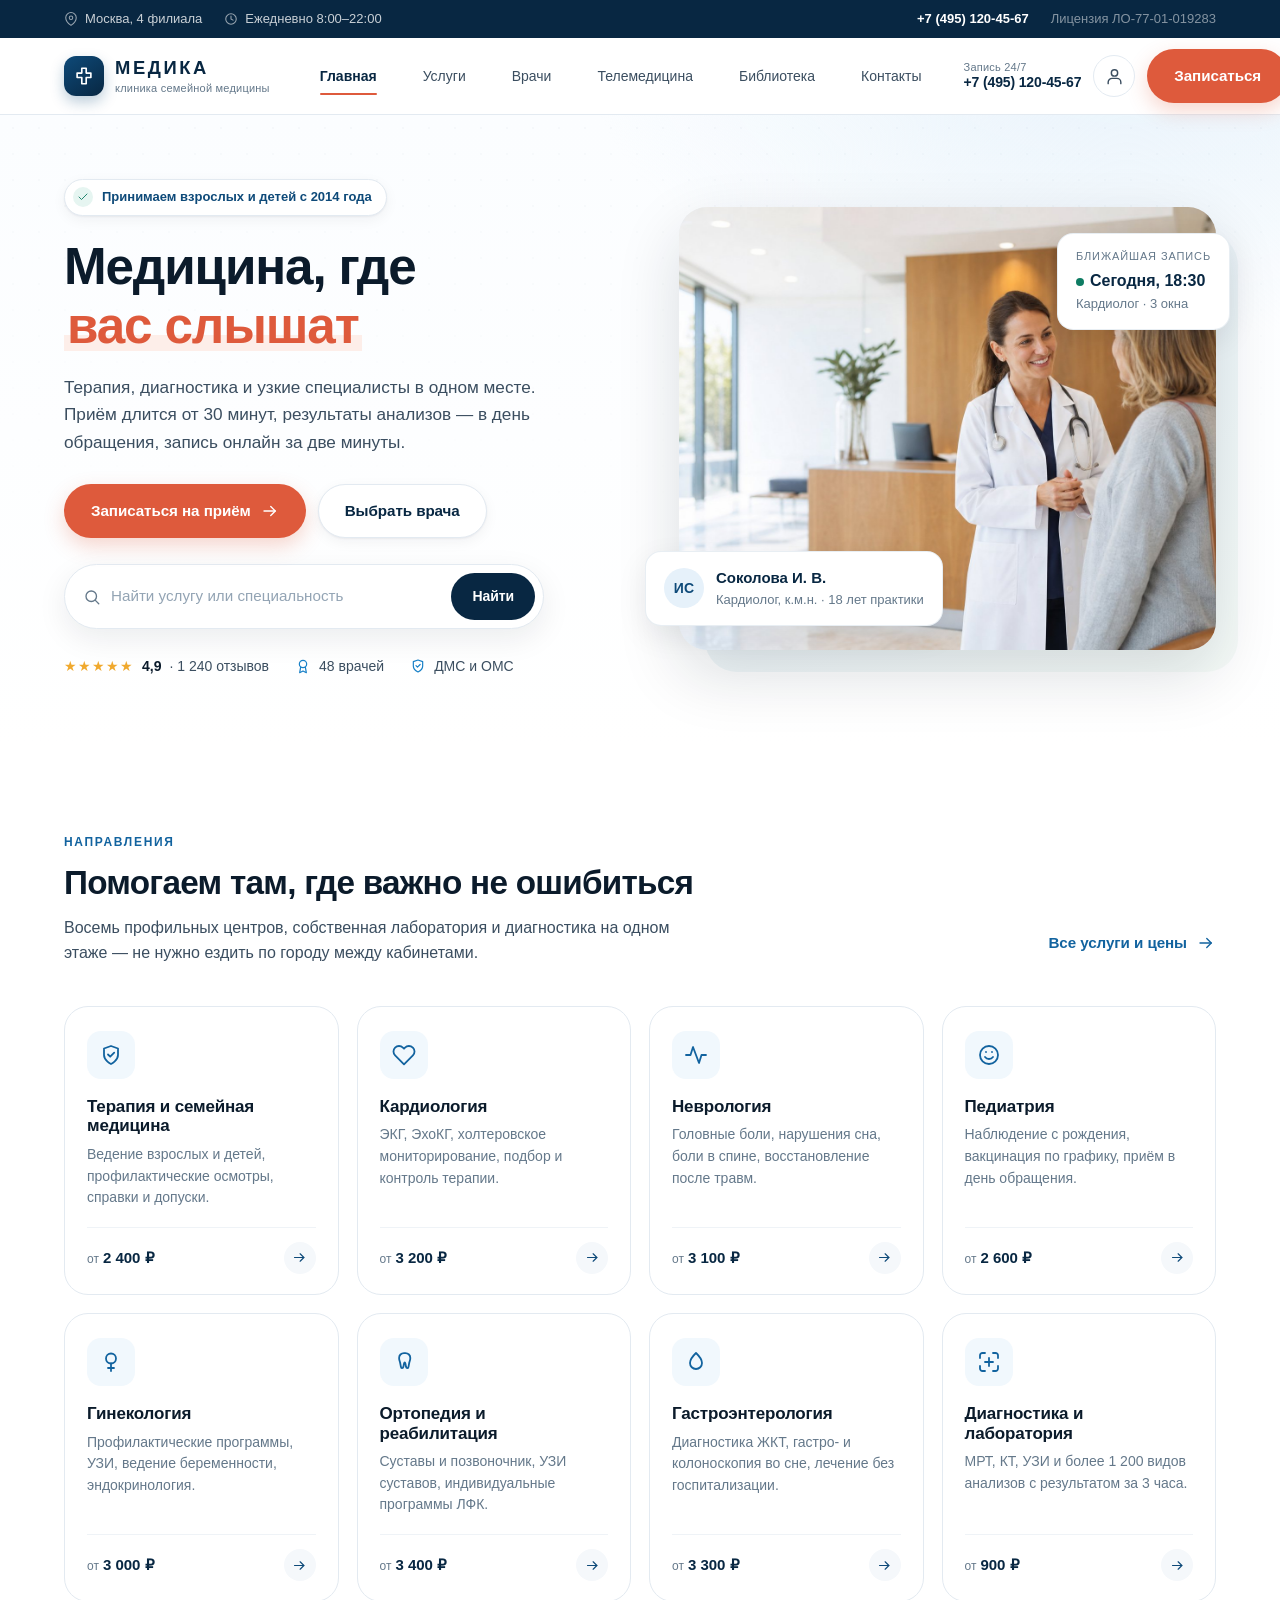
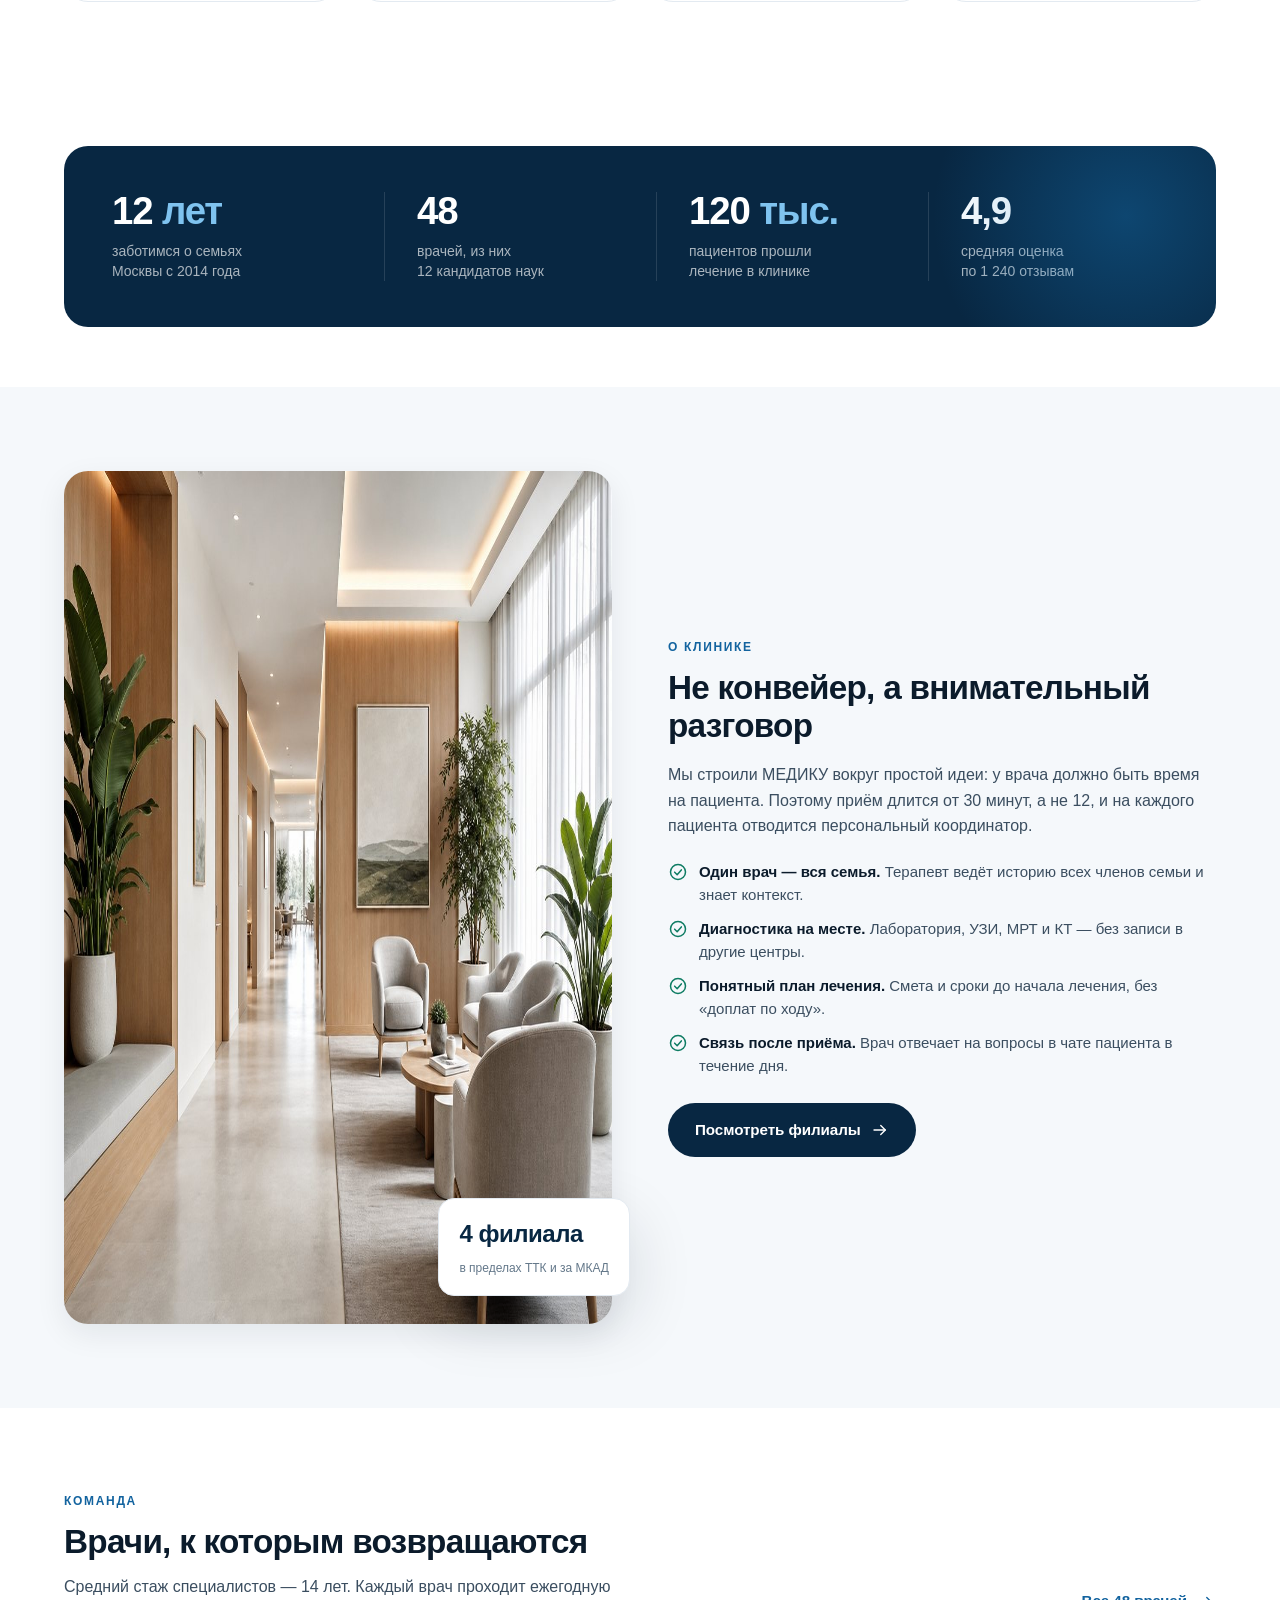
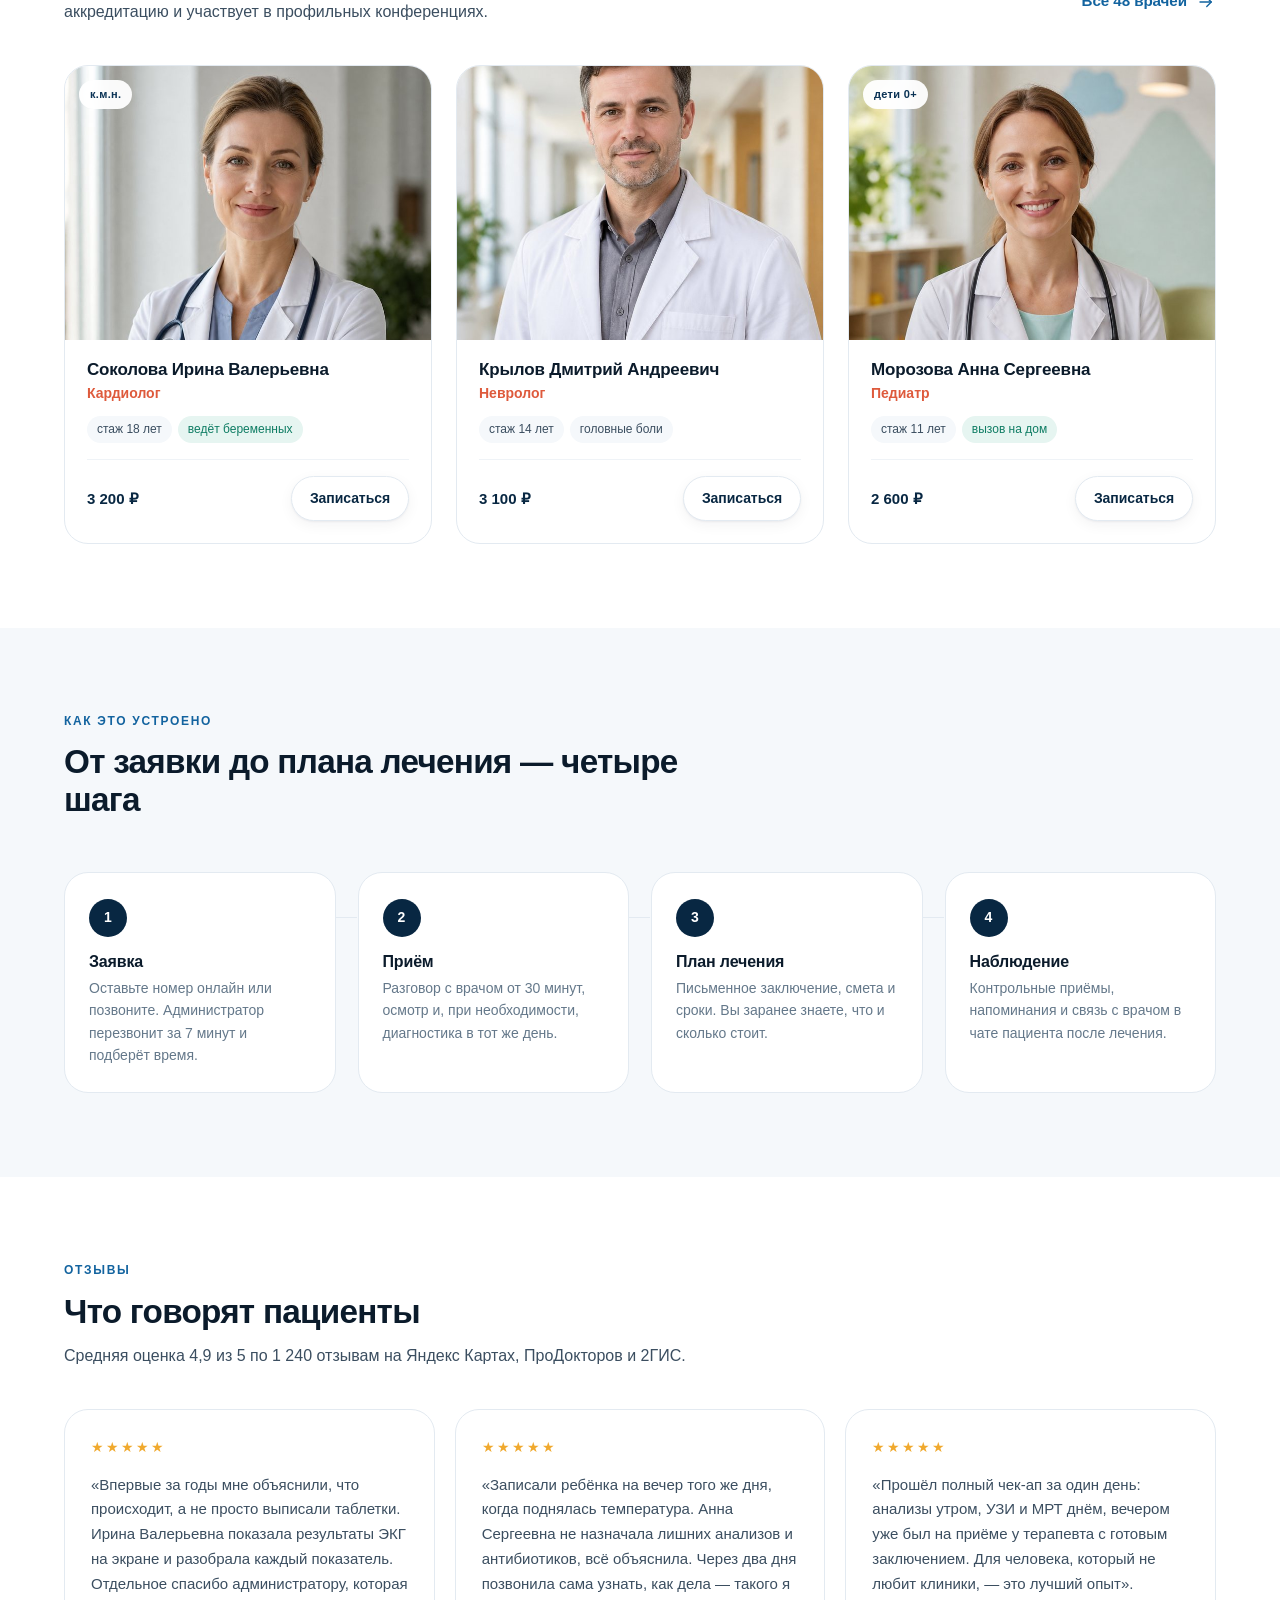
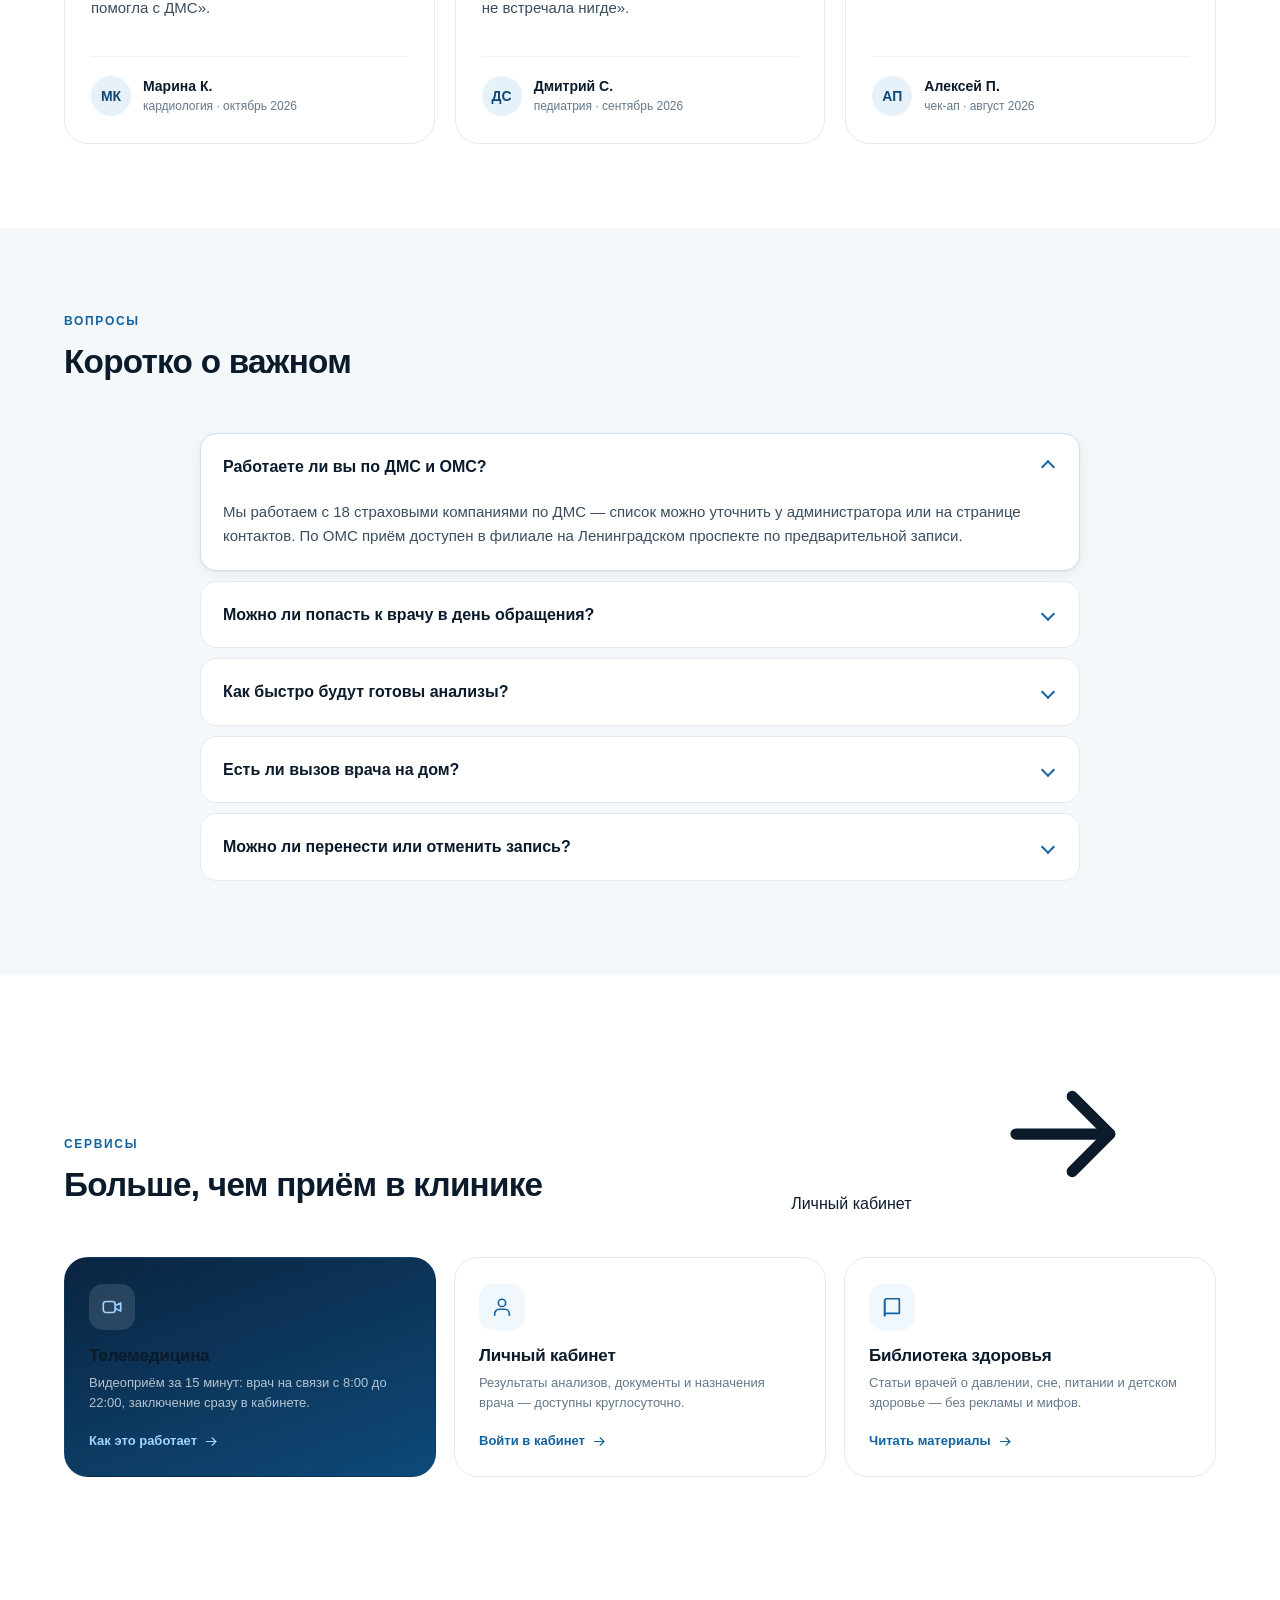
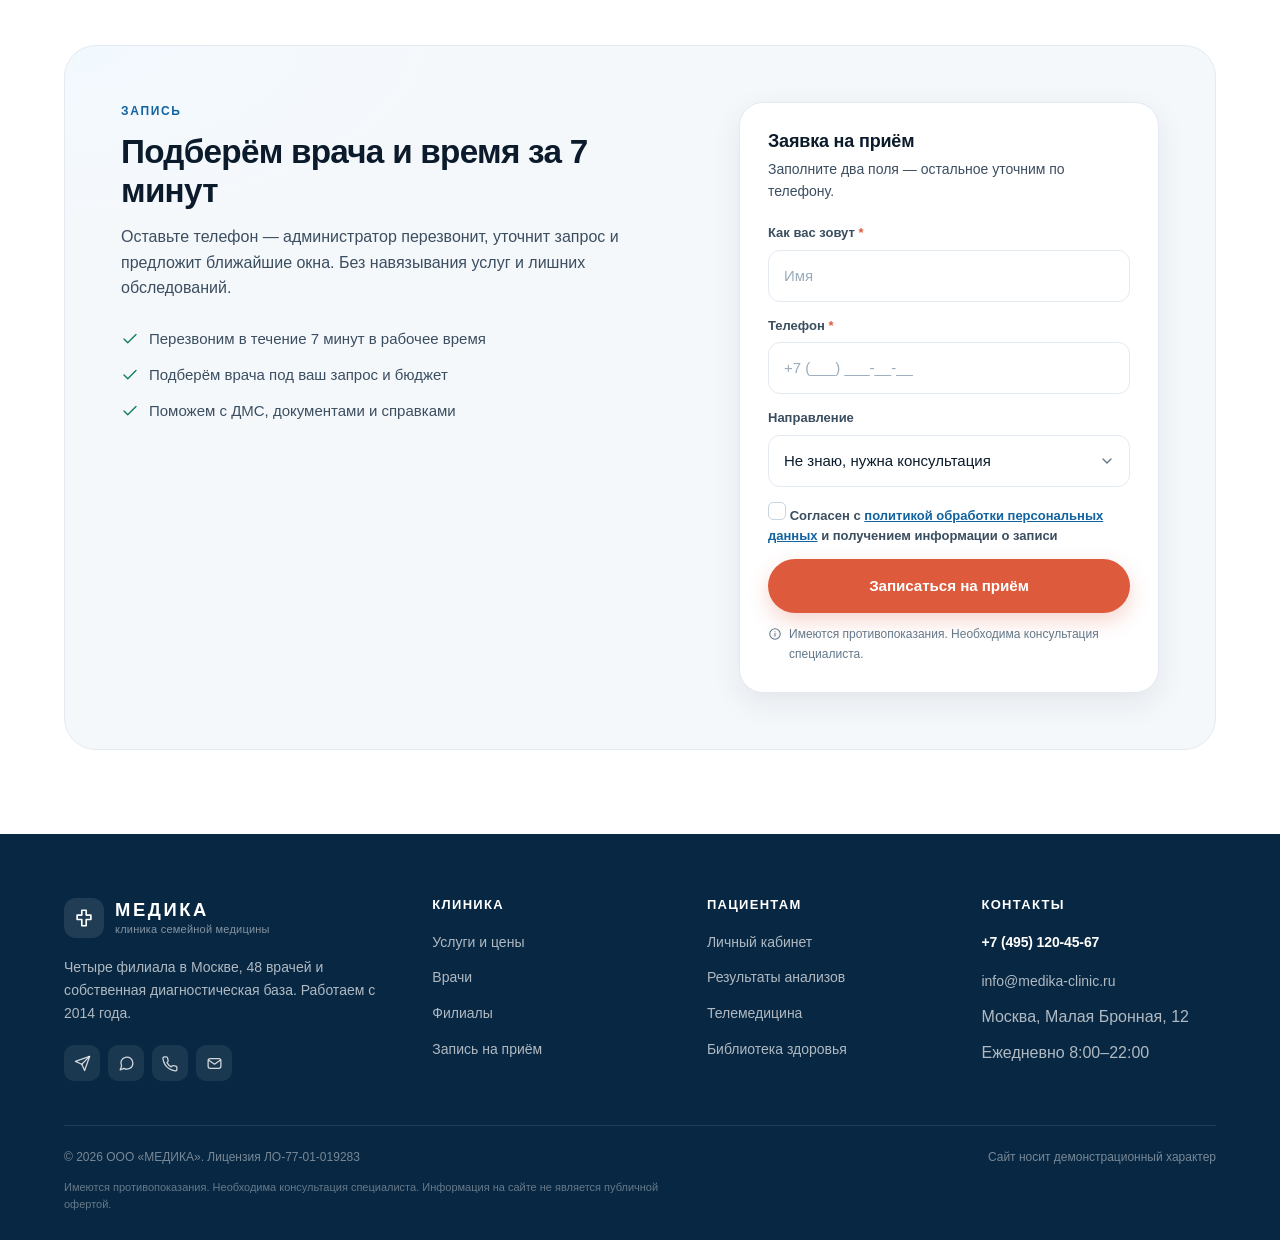
<file: index.html>
<!DOCTYPE html>
<html lang="ru">
<head>
<meta charset="utf-8">
<meta name="viewport" content="width=device-width, initial-scale=1">
<title>МЕДИКА — клиника семейной медицины в Москве</title>
<meta name="description" content="Клиника МЕДИКА: терапия, кардиология, неврология, педиатрия и диагностика в Москве. Приём от 30 минут, результаты анализов в день обращения, запись онлайн за 2 минуты.">
<meta property="og:title" content="МЕДИКА — клиника семейной медицины">
<meta property="og:description" content="28 специальностей, 48 врачей, четыре филиала в Москве. Запись на приём онлайн.">
<meta property="og:type" content="website">
<link rel="icon" href="assets/favicon.svg" type="image/svg+xml">
<link rel="stylesheet" href="assets/css/style.css">
<link rel="stylesheet" href="assets/css/a11y.css">
<script>try{var a=JSON.parse(localStorage.getItem("medika.a11y.v1")||"{}");if(a.on){var r=document.documentElement;r.className+=" a11y";r.setAttribute("data-scheme",a.scheme||"bw");r.setAttribute("data-size",a.size||"1");r.setAttribute("data-images",a.images===false?"off":"on");r.setAttribute("data-spacing",a.spacing?"on":"off");}}catch(e){}</script>
<script src="assets/js/a11y.js" defer></script>
</head>
<body>

<a class="skip-link" href="#main">Перейти к содержимому</a>

<!-- ============ Иконки ============ -->
<svg width="0" height="0" style="position:absolute" aria-hidden="true" focusable="false">
  <symbol id="i-logo" viewBox="0 0 24 24"><path d="M9.6 3.5h4.8v5.3h5.1v4.8h-5.1v6.9H9.6v-6.9H4.5V8.8h5.1z"/></symbol>
  <symbol id="i-heart" viewBox="0 0 24 24"><path d="M20.8 4.6a5.5 5.5 0 0 0-7.8 0L12 5.7l-1.1-1.1a5.5 5.5 0 0 0-7.8 7.8l8.9 8.9 8.9-8.9a5.5 5.5 0 0 0 0-7.8z"/></symbol>
  <symbol id="i-activity" viewBox="0 0 24 24"><polyline points="22 12 17.5 12 15 20 9 4 6.5 12 2 12"/></symbol>
  <symbol id="i-smile" viewBox="0 0 24 24"><circle cx="12" cy="12" r="9"/><path d="M8 14s1.5 2 4 2 4-2 4-2"/><line x1="9" y1="9" x2="9.01" y2="9"/><line x1="15" y1="9" x2="15.01" y2="9"/></symbol>
  <symbol id="i-shield" viewBox="0 0 24 24"><path d="M12 21s7-3.5 7-9V5.5L12 3 5 5.5V12c0 5.5 7 9 7 9z"/><polyline points="9 11.5 11.2 13.7 15.2 9.7"/></symbol>
  <symbol id="i-droplet" viewBox="0 0 24 24"><path d="M12 3s6 5.7 6 10a6 6 0 0 1-12 0c0-4.3 6-10 6-10z"/></symbol>
  <symbol id="i-venus" viewBox="0 0 24 24"><circle cx="12" cy="8.5" r="5"/><line x1="12" y1="13.5" x2="12" y2="21"/><line x1="9" y1="18" x2="15" y2="18"/></symbol>
  <symbol id="i-scan" viewBox="0 0 24 24"><path d="M3 8V5.5A2.5 2.5 0 0 1 5.5 3H8"/><path d="M16 3h2.5A2.5 2.5 0 0 1 21 5.5V8"/><path d="M21 16v2.5a2.5 2.5 0 0 1-2.5 2.5H16"/><path d="M8 21H5.5A2.5 2.5 0 0 1 3 18.5V16"/><line x1="8" y1="12" x2="16" y2="12"/><line x1="12" y1="8" x2="12" y2="16"/></symbol>
  <symbol id="i-flask" viewBox="0 0 24 24"><path d="M9.5 3h5"/><path d="M10 3v5.4L5.6 17A2 2 0 0 0 7.4 20h9.2a2 2 0 0 0 1.8-3L14 8.4V3"/><line x1="7.4" y1="14.5" x2="16.6" y2="14.5"/></symbol>
  <symbol id="i-tooth" viewBox="0 0 24 24"><path d="M12 3.2c-2.9 0-4.9 1.9-4.9 4.7 0 1.9.5 2.8 1 4.6.3 1.5.5 2.7.8 4.2.2 1 .7 1.5 1.3 1.5.6 0 1-.5 1.2-1.4l.5-2.9c.2-.9.5-1.5.8-1.5s.6.6.8 1.5l.5 2.9c.2.9.6 1.4 1.2 1.4.6 0 1.1-.5 1.3-1.5.3-1.5.5-2.7.8-4.2.5-1.8 1-2.7 1-4.6 0-2.8-2-4.7-4.9-4.7z"/></symbol>
  <symbol id="i-phone" viewBox="0 0 24 24"><path d="M21 16.9v2.6a2 2 0 0 1-2.2 2 19.6 19.6 0 0 1-8.5-3 19.3 19.3 0 0 1-6-6A19.6 19.6 0 0 1 1.3 4a2 2 0 0 1 2-2.2h2.6a2 2 0 0 1 2 1.7c.1 1 .4 2 .7 2.9a2 2 0 0 1-.5 2.1L7 9.7a15.9 15.9 0 0 0 6 6l1.2-1.2a2 2 0 0 1 2.1-.4c.9.3 1.9.6 2.9.7a2 2 0 0 1 1.8 2z" transform="translate(0 1)"/></symbol>
  <symbol id="i-pin" viewBox="0 0 24 24"><path d="M21 10c0 7-9 13-9 13s-9-6-9-13a9 9 0 0 1 18 0z"/><circle cx="12" cy="10" r="3"/></symbol>
  <symbol id="i-clock" viewBox="0 0 24 24"><circle cx="12" cy="12" r="9"/><polyline points="12 7 12 12 15.5 14"/></symbol>
  <symbol id="i-check" viewBox="0 0 24 24"><polyline points="20 6 9 17 4 12"/></symbol>
  <symbol id="i-check-circle" viewBox="0 0 24 24"><circle cx="12" cy="12" r="9"/><polyline points="8 12.2 11 15.2 16 9.5"/></symbol>
  <symbol id="i-arrow" viewBox="0 0 24 24"><line x1="4" y1="12" x2="19" y2="12"/><polyline points="13 6 19 12 13 18"/></symbol>
  <symbol id="i-chevron" viewBox="0 0 24 24"><polyline points="6 9 12 15 18 9"/></symbol>
  <symbol id="i-star" viewBox="0 0 24 24"><polygon points="12 2.5 15 8.6 21.7 9.6 16.9 14.3 18 21 12 17.7 6 21 7.1 14.3 2.3 9.6 9 8.6"/></symbol>
  <symbol id="i-search" viewBox="0 0 24 24"><circle cx="11" cy="11" r="7"/><line x1="16.5" y1="16.5" x2="21" y2="21"/></symbol>
  <symbol id="i-calendar" viewBox="0 0 24 24"><rect x="3" y="5" width="18" height="16" rx="3"/><line x1="8" y1="3" x2="8" y2="7"/><line x1="16" y1="3" x2="16" y2="7"/><line x1="3" y1="10" x2="21" y2="10"/></symbol>
  <symbol id="i-user" viewBox="0 0 24 24"><path d="M20 21v-1.5a5 5 0 0 0-5-5H9a5 5 0 0 0-5 5V21"/><circle cx="12" cy="7.5" r="4"/></symbol>
  <symbol id="i-award" viewBox="0 0 24 24"><circle cx="12" cy="9" r="5.5"/><polyline points="8.5 13.6 7 22 12 19.4 17 22 15.5 13.6"/></symbol>
  <symbol id="i-file" viewBox="0 0 24 24"><path d="M14 3H7a2 2 0 0 0-2 2v14a2 2 0 0 0 2 2h10a2 2 0 0 0 2-2V8z"/><polyline points="14 3 14 8 19 8"/><line x1="8.5" y1="13" x2="15.5" y2="13"/><line x1="8.5" y1="17" x2="13" y2="17"/></symbol>
  <symbol id="i-mail" viewBox="0 0 24 24"><rect x="3" y="5" width="18" height="14" rx="3"/><polyline points="4 7.5 12 13 20 7.5"/></symbol>
  <symbol id="i-send" viewBox="0 0 24 24"><path d="M22 2 11 13"/><path d="M22 2l-7 20-4-9-9-4z"/></symbol>
  <symbol id="i-message" viewBox="0 0 24 24"><path d="M21 11.5a8.5 8.5 0 0 1-12.6 7.4L3 21l2.1-5.4A8.5 8.5 0 1 1 21 11.5z"/></symbol>
  <symbol id="i-close" viewBox="0 0 24 24"><line x1="6" y1="6" x2="18" y2="18"/><line x1="18" y1="6" x2="6" y2="18"/></symbol>
  <symbol id="i-info" viewBox="0 0 24 24"><circle cx="12" cy="12" r="9"/><line x1="12" y1="11" x2="12" y2="16"/><line x1="12" y1="8" x2="12.01" y2="8"/></symbol>
</svg>

<!-- ============ Шапка ============ -->
<div class="topbar">
  <div class="container topbar__inner">
    <span class="topbar__item">
      <svg><use href="#i-pin"/></svg> Москва, 4 филиала
    </span>
    <span class="topbar__item topbar__item--hide">
      <svg><use href="#i-clock"/></svg> Ежедневно 8:00–22:00
    </span>
    <span class="topbar__spacer"></span>
    <a href="tel:+74951204567">+7 (495) 120-45-67</a>
    <span class="topbar__item topbar__lic topbar__item--hide">Лицензия ЛО-77-01-019283</span>
  </div>
</div>

<header class="header" id="header">
  <div class="container header__inner">
    <a class="logo" href="index.html" aria-label="МЕДИКА — на главную">
      <span class="logo__mark"><svg><use href="#i-logo"/></svg></span>
      <span class="logo__text">
        <span class="logo__name">МЕДИКА</span>
        <span class="logo__tag">клиника семейной медицины</span>
      </span>
    </a>

    <nav class="nav" id="nav" aria-label="Основная навигация">
      <a class="nav__link is-active" href="index.html">Главная</a>
      <a class="nav__link" href="services.html">Услуги</a>
      <a class="nav__link" href="doctors.html">Врачи</a>
      <a class="nav__link" href="telemedicine.html">Телемедицина</a>
      <a class="nav__link" href="library.html">Библиотека</a>
      <a class="nav__link" href="contacts.html">Контакты</a>
    </nav>

    <div class="header__actions">
      <div class="header__phone">
        <span>Запись 24/7</span>
        <a href="tel:+74951204567">+7 (495) 120-45-67</a>
      </div>
      <a class="header__account" href="account.html" aria-label="Личный кабинет" title="Личный кабинет">
        <svg viewBox="0 0 24 24" aria-hidden="true"><path d="M20 21v-1.6a5 5 0 0 0-5-5H9a5 5 0 0 0-5 5V21"/><circle cx="12" cy="7.5" r="4"/></svg>
      </a>
      <a class="btn btn--primary" href="appointment.html">Записаться</a>
      <button class="burger" id="burger" aria-label="Открыть меню" aria-expanded="false" aria-controls="nav">
        <span></span>
      </button>
    </div>
  </div>
</header>

<main id="main">

  <!-- ============ Hero ============ -->
  <section class="hero">
    <div class="container hero__inner">
      <div class="hero__content">
        <span class="eyebrow">
          <span class="eyebrow__dot"><svg><use href="#i-check"/></svg></span>
          Принимаем взрослых и детей с 2014 года
        </span>
        <h1>Медицина, где <em>вас слышат</em></h1>
        <p class="lead">
          Терапия, диагностика и узкие специалисты в одном месте. Приём длится от 30 минут,
          результаты анализов — в день обращения, запись онлайн за две минуты.
        </p>

        <div class="hero__actions">
          <a class="btn btn--primary" href="appointment.html">
            Записаться на приём <svg><use href="#i-arrow"/></svg>
          </a>
          <a class="btn btn--ghost" href="doctors.html">Выбрать врача</a>
        </div>

        <form class="search" id="heroSearch" role="search">
          <svg class="search__icon"><use href="#i-search"/></svg>
          <input type="text" id="heroQuery" placeholder="Найти услугу или специальность" aria-label="Поиск услуги">
          <button class="btn btn--dark" type="submit">Найти</button>
        </form>

        <ul class="trust">
          <li><span class="stars">★★★★★</span> <strong>4,9</strong> · 1 240 отзывов</li>
          <li><svg><use href="#i-award"/></svg> 48 врачей</li>
          <li><svg><use href="#i-shield"/></svg> ДМС и ОМС</li>
        </ul>
      </div>

      <div class="hero__media">
        <div class="hero__photo">
          <img src="assets/img/hero.jpg" alt="Врач клиники МЕДИКА консультирует пациента на ресепшене" width="1536" height="1024">
        </div>
        <div class="float-card float-card--top">
          <div class="float-card__label">Ближайшая запись</div>
          <div class="float-card__value"><span class="pulse-dot"></span>Сегодня, 18:30</div>
          <div class="float-card__sub">Кардиолог · 3 окна</div>
        </div>
        <div class="float-card float-card--bottom">
          <span class="float-card__avatar">ИС</span>
          <div>
            <div class="float-card__value" style="font-size:.9375rem">Соколова И. В.</div>
            <div class="float-card__sub">Кардиолог, к.м.н. · 18 лет практики</div>
          </div>
        </div>
      </div>
    </div>
  </section>

  <!-- ============ Направления ============ -->
  <section class="section" id="services">
    <div class="container">
      <div class="section-head reveal">
        <div class="section-head__text">
          <span class="kicker">Направления</span>
          <h2>Помогаем там, где важно не ошибиться</h2>
          <p>Восемь профильных центров, собственная лаборатория и диагностика на одном этаже — не нужно ездить по городу между кабинетами.</p>
        </div>
        <a class="btn btn--plain section-head__link" href="services.html">
          Все услуги и цены <svg><use href="#i-arrow"/></svg>
        </a>
      </div>

      <div class="cards">
        <a class="service-card reveal" href="services.html#therapy">
          <span class="service-card__icon"><svg><use href="#i-shield"/></svg></span>
          <h3>Терапия и семейная медицина</h3>
          <p>Ведение взрослых и детей, профилактические осмотры, справки и допуски.</p>
          <div class="service-card__foot">
            <span class="price"><small>от</small>2 400 ₽</span>
            <span class="service-card__arrow"><svg><use href="#i-arrow"/></svg></span>
          </div>
        </a>

        <a class="service-card reveal" href="services.html#cardiology">
          <span class="service-card__icon"><svg><use href="#i-heart"/></svg></span>
          <h3>Кардиология</h3>
          <p>ЭКГ, ЭхоКГ, холтеровское мониторирование, подбор и контроль терапии.</p>
          <div class="service-card__foot">
            <span class="price"><small>от</small>3 200 ₽</span>
            <span class="service-card__arrow"><svg><use href="#i-arrow"/></svg></span>
          </div>
        </a>

        <a class="service-card reveal" href="services.html#neurology">
          <span class="service-card__icon"><svg><use href="#i-activity"/></svg></span>
          <h3>Неврология</h3>
          <p>Головные боли, нарушения сна, боли в спине, восстановление после травм.</p>
          <div class="service-card__foot">
            <span class="price"><small>от</small>3 100 ₽</span>
            <span class="service-card__arrow"><svg><use href="#i-arrow"/></svg></span>
          </div>
        </a>

        <a class="service-card reveal" href="services.html#pediatrics">
          <span class="service-card__icon"><svg><use href="#i-smile"/></svg></span>
          <h3>Педиатрия</h3>
          <p>Наблюдение с рождения, вакцинация по графику, приём в день обращения.</p>
          <div class="service-card__foot">
            <span class="price"><small>от</small>2 600 ₽</span>
            <span class="service-card__arrow"><svg><use href="#i-arrow"/></svg></span>
          </div>
        </a>

        <a class="service-card reveal" href="services.html#gynecology">
          <span class="service-card__icon"><svg><use href="#i-venus"/></svg></span>
          <h3>Гинекология</h3>
          <p>Профилактические программы, УЗИ, ведение беременности, эндокринология.</p>
          <div class="service-card__foot">
            <span class="price"><small>от</small>3 000 ₽</span>
            <span class="service-card__arrow"><svg><use href="#i-arrow"/></svg></span>
          </div>
        </a>

        <a class="service-card reveal" href="services.html#orthopedics">
          <span class="service-card__icon"><svg><use href="#i-tooth"/></svg></span>
          <h3>Ортопедия и реабилитация</h3>
          <p>Суставы и позвоночник, УЗИ суставов, индивидуальные программы ЛФК.</p>
          <div class="service-card__foot">
            <span class="price"><small>от</small>3 400 ₽</span>
            <span class="service-card__arrow"><svg><use href="#i-arrow"/></svg></span>
          </div>
        </a>

        <a class="service-card reveal" href="services.html#gastro">
          <span class="service-card__icon"><svg><use href="#i-droplet"/></svg></span>
          <h3>Гастроэнтерология</h3>
          <p>Диагностика ЖКТ, гастро- и колоноскопия во сне, лечение без госпитализации.</p>
          <div class="service-card__foot">
            <span class="price"><small>от</small>3 300 ₽</span>
            <span class="service-card__arrow"><svg><use href="#i-arrow"/></svg></span>
          </div>
        </a>

        <a class="service-card reveal" href="services.html#diagnostics">
          <span class="service-card__icon"><svg><use href="#i-scan"/></svg></span>
          <h3>Диагностика и лаборатория</h3>
          <p>МРТ, КТ, УЗИ и более 1 200 видов анализов с результатом за 3 часа.</p>
          <div class="service-card__foot">
            <span class="price"><small>от</small>900 ₽</span>
            <span class="service-card__arrow"><svg><use href="#i-arrow"/></svg></span>
          </div>
        </a>
      </div>
    </div>
  </section>

  <!-- ============ Цифры ============ -->
  <section class="section section--tight">
    <div class="container">
      <div class="stats reveal">
        <div class="stats__grid">
          <div class="stat">
            <div class="stat__value">12 <span>лет</span></div>
            <div class="stat__label">заботимся о семьях<br>Москвы с 2014 года</div>
          </div>
          <div class="stat">
            <div class="stat__value">48</div>
            <div class="stat__label">врачей, из них<br>12 кандидатов наук</div>
          </div>
          <div class="stat">
            <div class="stat__value">120 <span>тыс.</span></div>
            <div class="stat__label">пациентов прошли<br>лечение в клинике</div>
          </div>
          <div class="stat">
            <div class="stat__value">4,9</div>
            <div class="stat__label">средняя оценка<br>по 1 240 отзывам</div>
          </div>
        </div>
      </div>
    </div>
  </section>

  <!-- ============ О клинике ============ -->
  <section class="section section--soft">
    <div class="container">
      <div class="split">
        <div class="split__media reveal">
          <img src="assets/img/clinic.jpg" alt="Интерьер клиники МЕДИКА: светлый коридор и зона ожидания" width="1280" height="853" loading="lazy">
          <div class="split__badge">
            <b>4 филиала</b>
            <span>в пределах ТТК и за МКАД</span>
          </div>
        </div>
        <div class="split__body reveal">
          <span class="kicker">О клинике</span>
          <h2>Не конвейер, а внимательный разговор</h2>
          <p>
            Мы строили МЕДИКУ вокруг простой идеи: у врача должно быть время на пациента.
            Поэтому приём длится от 30 минут, а не 12, и на каждого пациента отводится
            персональный координатор.
          </p>
          <ul class="checklist">
            <li><svg><use href="#i-check-circle"/></svg><span><b>Один врач — вся семья.</b> Терапевт ведёт историю всех членов семьи и знает контекст.</span></li>
            <li><svg><use href="#i-check-circle"/></svg><span><b>Диагностика на месте.</b> Лаборатория, УЗИ, МРТ и КТ — без записи в другие центры.</span></li>
            <li><svg><use href="#i-check-circle"/></svg><span><b>Понятный план лечения.</b> Смета и сроки до начала лечения, без «доплат по ходу».</span></li>
            <li><svg><use href="#i-check-circle"/></svg><span><b>Связь после приёма.</b> Врач отвечает на вопросы в чате пациента в течение дня.</span></li>
          </ul>
          <a class="btn btn--dark" href="contacts.html">Посмотреть филиалы <svg><use href="#i-arrow"/></svg></a>
        </div>
      </div>
    </div>
  </section>

  <!-- ============ Врачи ============ -->
  <section class="section" id="doctors">
    <div class="container">
      <div class="section-head reveal">
        <div class="section-head__text">
          <span class="kicker">Команда</span>
          <h2>Врачи, к которым возвращаются</h2>
          <p>Средний стаж специалистов — 14 лет. Каждый врач проходит ежегодную аккредитацию и участвует в профильных конференциях.</p>
        </div>
        <a class="btn btn--plain section-head__link" href="doctors.html">
          Все 48 врачей <svg><use href="#i-arrow"/></svg>
        </a>
      </div>

      <div class="doctors-grid">
        <article class="doctor-card reveal">
          <div class="doctor-card__photo">
            <span class="doctor-card__badge">к.м.н.</span>
            <img src="assets/img/doctor-sokolova.jpg" alt="Соколова Ирина Валерьевна, кардиолог" width="720" height="1080" loading="lazy">
          </div>
          <div class="doctor-card__body">
            <h3>Соколова Ирина Валерьевна</h3>
            <div class="doctor-card__spec">Кардиолог</div>
            <div class="doctor-card__meta">
              <span class="tag">стаж 18 лет</span>
              <span class="tag tag--green">ведёт беременных</span>
            </div>
            <div class="doctor-card__foot">
              <span class="price">3 200 ₽</span>
              <a class="btn btn--ghost btn--sm" href="appointment.html?doctor=sokolova">Записаться</a>
            </div>
          </div>
        </article>

        <article class="doctor-card reveal">
          <div class="doctor-card__photo">
            <img src="assets/img/doctor-krylov.jpg" alt="Крылов Дмитрий Андреевич, невролог" width="720" height="1080" loading="lazy">
          </div>
          <div class="doctor-card__body">
            <h3>Крылов Дмитрий Андреевич</h3>
            <div class="doctor-card__spec">Невролог</div>
            <div class="doctor-card__meta">
              <span class="tag">стаж 14 лет</span>
              <span class="tag">головные боли</span>
            </div>
            <div class="doctor-card__foot">
              <span class="price">3 100 ₽</span>
              <a class="btn btn--ghost btn--sm" href="appointment.html?doctor=krylov">Записаться</a>
            </div>
          </div>
        </article>

        <article class="doctor-card reveal">
          <div class="doctor-card__photo">
            <span class="doctor-card__badge">дети 0+</span>
            <img src="assets/img/doctor-morozova.jpg" alt="Морозова Анна Сергеевна, педиатр" width="720" height="1080" loading="lazy">
          </div>
          <div class="doctor-card__body">
            <h3>Морозова Анна Сергеевна</h3>
            <div class="doctor-card__spec">Педиатр</div>
            <div class="doctor-card__meta">
              <span class="tag">стаж 11 лет</span>
              <span class="tag tag--green">вызов на дом</span>
            </div>
            <div class="doctor-card__foot">
              <span class="price">2 600 ₽</span>
              <a class="btn btn--ghost btn--sm" href="appointment.html?doctor=morozova">Записаться</a>
            </div>
          </div>
        </article>
      </div>
    </div>
  </section>

  <!-- ============ Как проходит приём ============ -->
  <section class="section section--soft">
    <div class="container">
      <div class="section-head reveal">
        <div class="section-head__text">
          <span class="kicker">Как это устроено</span>
          <h2>От заявки до плана лечения — четыре шага</h2>
        </div>
      </div>
      <div class="steps">
        <div class="step reveal">
          <div class="step__num">1</div>
          <h3>Заявка</h3>
          <p>Оставьте номер онлайн или позвоните. Администратор перезвонит за 7 минут и подберёт время.</p>
        </div>
        <div class="step reveal">
          <div class="step__num">2</div>
          <h3>Приём</h3>
          <p>Разговор с врачом от 30 минут, осмотр и, при необходимости, диагностика в тот же день.</p>
        </div>
        <div class="step reveal">
          <div class="step__num">3</div>
          <h3>План лечения</h3>
          <p>Письменное заключение, смета и сроки. Вы заранее знаете, что и сколько стоит.</p>
        </div>
        <div class="step reveal">
          <div class="step__num">4</div>
          <h3>Наблюдение</h3>
          <p>Контрольные приёмы, напоминания и связь с врачом в чате пациента после лечения.</p>
        </div>
      </div>
    </div>
  </section>

  <!-- ============ Отзывы ============ -->
  <section class="section">
    <div class="container">
      <div class="section-head reveal">
        <div class="section-head__text">
          <span class="kicker">Отзывы</span>
          <h2>Что говорят пациенты</h2>
          <p>Средняя оценка 4,9 из 5 по 1 240 отзывам на Яндекс Картах, ПроДокторов и 2ГИС.</p>
        </div>
      </div>
      <div class="reviews">
        <article class="review reveal">
          <div class="review__stars" aria-label="Оценка 5 из 5">★★★★★</div>
          <p class="review__text">«Впервые за годы мне объяснили, что происходит, а не просто выписали таблетки. Ирина Валерьевна показала результаты ЭКГ на экране и разобрала каждый показатель. Отдельное спасибо администратору, которая помогла с ДМС».</p>
          <div class="review__author">
            <span class="review__avatar">МК</span>
            <div>
              <div class="review__name">Марина К.</div>
              <div class="review__meta">кардиология · октябрь 2026</div>
            </div>
          </div>
        </article>
        <article class="review reveal">
          <div class="review__stars" aria-label="Оценка 5 из 5">★★★★★</div>
          <p class="review__text">«Записали ребёнка на вечер того же дня, когда поднялась температура. Анна Сергеевна не назначала лишних анализов и антибиотиков, всё объяснила. Через два дня позвонила сама узнать, как дела — такого я не встречала нигде».</p>
          <div class="review__author">
            <span class="review__avatar">ДС</span>
            <div>
              <div class="review__name">Дмитрий С.</div>
              <div class="review__meta">педиатрия · сентябрь 2026</div>
            </div>
          </div>
        </article>
        <article class="review reveal">
          <div class="review__stars" aria-label="Оценка 5 из 5">★★★★★</div>
          <p class="review__text">«Прошёл полный чек-ап за один день: анализы утром, УЗИ и МРТ днём, вечером уже был на приёме у терапевта с готовым заключением. Для человека, который не любит клиники, — это лучший опыт».</p>
          <div class="review__author">
            <span class="review__avatar">АП</span>
            <div>
              <div class="review__name">Алексей П.</div>
              <div class="review__meta">чек-ап · август 2026</div>
            </div>
          </div>
        </article>
      </div>
    </div>
  </section>

  <!-- ============ FAQ ============ -->
  <section class="section section--soft">
    <div class="container">
      <div class="section-head reveal">
        <div class="section-head__text">
          <span class="kicker">Вопросы</span>
          <h2>Коротко о важном</h2>
        </div>
      </div>
      <div class="faq reveal">
        <details open>
          <summary>Работаете ли вы по ДМС и ОМС?</summary>
          <div class="faq__answer">Мы работаем с 18 страховыми компаниями по ДМС — список можно уточнить у администратора или на странице контактов. По ОМС приём доступен в филиале на Ленинградском проспекте по предварительной записи.</div>
        </details>
        <details>
          <summary>Можно ли попасть к врачу в день обращения?</summary>
          <div class="faq__answer">Да, каждый филиал держит резерв окон на текущий день. Позвоните до 17:00 — администратор найдёт ближайшее свободное время. Вечерние приёмы (18:00–22:00) доступны ежедневно.</div>
        </details>
        <details>
          <summary>Как быстро будут готовы анализы?</summary>
          <div class="faq__answer">Экспресс-анализы — за 3 часа, биохимия и гормоны — в течение 24 часов, редкие исследования — до 5 рабочих дней. Результаты приходят в личный кабинет и на почту, их можно распечатать на ресепшене.</div>
        </details>
        <details>
          <summary>Есть ли вызов врача на дом?</summary>
          <div class="faq__answer">Да, терапевт и педиатр выезжают по Москве в пределах МКАД ежедневно с 8:00 до 21:00. Стоимость вызова — от 4 900 ₽, для детей до 1 года — бесплатно при действующем договоре наблюдения.</div>
        </details>
        <details>
          <summary>Можно ли перенести или отменить запись?</summary>
          <div class="faq__answer">Да, без потери стоимости при отмене более чем за 3 часа до приёма. Перенести запись можно в личном кабинете, по телефону или в чате — администратор подберёт новое время.</div>
        </details>
      </div>
    </div>
  </section>

  <!-- ============ Запись ============ -->
  <section class="section">
    <div class="container">
      <div class="section-head">
        <div class="section-head__text">
          <span class="kicker">Сервисы</span>
          <h2>Больше, чем приём в клинике</h2>
        </div>
        <a class="section-head__link" href="account.html">Личный кабинет
          <svg><use href="#i-arrow"/></svg>
        </a>
      </div>

      <div class="teasers">
        <a class="teaser teaser--dark" href="telemedicine.html">
          <span class="teaser__icon">
            <svg viewBox="0 0 24 24" aria-hidden="true"><rect x="2.5" y="6" width="13" height="12" rx="3"/><polyline points="15.5 10.5 21.5 7.5 21.5 16.5 15.5 13.5"/></svg>
          </span>
          <h3>Телемедицина</h3>
          <p>Видеоприём за 15 минут: врач на связи с 8:00 до 22:00, заключение сразу в кабинете.</p>
          <span class="teaser__link">Как это работает
            <svg viewBox="0 0 24 24" aria-hidden="true"><line x1="4" y1="12" x2="19" y2="12"/><polyline points="13 6 19 12 13 18"/></svg>
          </span>
        </a>

        <a class="teaser" href="account.html">
          <span class="teaser__icon">
            <svg viewBox="0 0 24 24" aria-hidden="true"><path d="M20 21v-1.6a5 5 0 0 0-5-5H9a5 5 0 0 0-5 5V21"/><circle cx="12" cy="7.5" r="4"/></svg>
          </span>
          <h3>Личный кабинет</h3>
          <p>Результаты анализов, документы и назначения врача — доступны круглосуточно.</p>
          <span class="teaser__link">Войти в кабинет
            <svg viewBox="0 0 24 24" aria-hidden="true"><line x1="4" y1="12" x2="19" y2="12"/><polyline points="13 6 19 12 13 18"/></svg>
          </span>
        </a>

        <a class="teaser" href="library.html">
          <span class="teaser__icon">
            <svg viewBox="0 0 24 24" aria-hidden="true"><path d="M4 5.5A2.5 2.5 0 0 1 6.5 3H20v16H6.5A2.5 2.5 0 0 0 4 21.5z"/><line x1="4" y1="5.5" x2="4" y2="21.5"/></svg>
          </span>
          <h3>Библиотека здоровья</h3>
          <p>Статьи врачей о давлении, сне, питании и детском здоровье — без рекламы и мифов.</p>
          <span class="teaser__link">Читать материалы
            <svg viewBox="0 0 24 24" aria-hidden="true"><line x1="4" y1="12" x2="19" y2="12"/><polyline points="13 6 19 12 13 18"/></svg>
          </span>
        </a>
      </div>
    </div>
  </section>

  <section class="section" id="booking">
    <div class="container">
      <div class="cta-band reveal">
        <div>
          <span class="kicker">Запись</span>
          <h2>Подберём врача и время за 7 минут</h2>
          <p>Оставьте телефон — администратор перезвонит, уточнит запрос и предложит ближайшие окна. Без навязывания услуг и лишних обследований.</p>
          <ul class="cta-list">
            <li><svg><use href="#i-check"/></svg><span>Перезвоним в течение 7 минут в рабочее время</span></li>
            <li><svg><use href="#i-check"/></svg><span>Подберём врача под ваш запрос и бюджет</span></li>
            <li><svg><use href="#i-check"/></svg><span>Поможем с ДМС, документами и справками</span></li>
          </ul>
        </div>

        <div class="form-card">
          <form data-form novalidate>
            <h3>Заявка на приём</h3>
            <p class="form-card__sub">Заполните два поля — остальное уточним по телефону.</p>

            <div class="field">
              <label for="ctaName">Как вас зовут <span class="req">*</span></label>
              <input class="input" id="ctaName" name="name" type="text" placeholder="Имя" autocomplete="name" data-required>
              <span class="error-msg">Заполните это поле</span>
            </div>

            <div class="field">
              <label for="ctaPhone">Телефон <span class="req">*</span></label>
              <input class="input" id="ctaPhone" name="phone" type="tel" placeholder="+7 (___) ___-__-__" autocomplete="tel" data-required>
              <span class="error-msg">Введите номер полностью</span>
            </div>

            <div class="field">
              <label for="ctaSpec">Направление</label>
              <select class="select" id="ctaSpec" name="specialty">
                <option>Не знаю, нужна консультация</option>
                <option>Терапия</option>
                <option>Кардиология</option>
                <option>Неврология</option>
                <option>Педиатрия</option>
                <option>Гинекология</option>
                <option>Ортопедия</option>
                <option>Гастроэнтерология</option>
                <option>Диагностика и анализы</option>
              </select>
            </div>

            <div class="field field--check">
              <label class="checkbox">
                <input type="checkbox" name="consent" data-required>
                <span>Согласен с <a href="#">политикой обработки персональных данных</a> и получением информации о записи</span>
              </label>
              <span class="error-msg">Отметьте согласие, чтобы продолжить</span>
            </div>

            <button class="btn btn--primary btn--block" type="submit">Записаться на приём</button>
            <div class="form-note">
              <svg><use href="#i-info"/></svg>
              <span>Имеются противопоказания. Необходима консультация специалиста.</span>
            </div>
          </form>

          <div class="form-success" role="status">
            <div class="form-success__icon"><svg><use href="#i-check"/></svg></div>
            <h3>Заявка принята</h3>
            <p>Администратор перезвонит в течение 7 минут в рабочее время (8:00–22:00) и подтвердит запись.</p>
          </div>
        </div>
      </div>
    </div>
  </section>

</main>

<!-- ============ Подвал ============ -->
<footer class="footer">
  <div class="container">
    <div class="footer__grid">
      <div>
        <a class="logo" href="index.html">
          <span class="logo__mark"><svg><use href="#i-logo"/></svg></span>
          <span class="logo__text">
            <span class="logo__name">МЕДИКА</span>
            <span class="logo__tag">клиника семейной медицины</span>
          </span>
        </a>
        <p class="footer__about">Четыре филиала в Москве, 48 врачей и собственная диагностическая база. Работаем с 2014 года.</p>
        <div class="socials">
          <a href="#" aria-label="Telegram"><svg><use href="#i-send"/></svg></a>
          <a href="#" aria-label="WhatsApp"><svg><use href="#i-message"/></svg></a>
          <a href="tel:+74951204567" aria-label="Позвонить"><svg><use href="#i-phone"/></svg></a>
          <a href="mailto:info@medika-clinic.ru" aria-label="Написать письмо"><svg><use href="#i-mail"/></svg></a>
        </div>
      </div>

      <div>
        <h4>Клиника</h4>
        <ul>
          <li><a href="services.html">Услуги и цены</a></li>
          <li><a href="doctors.html">Врачи</a></li>
          <li><a href="contacts.html">Филиалы</a></li>
          <li><a href="appointment.html">Запись на приём</a></li>
        </ul>
      </div>

      <div>
        <h4>Пациентам</h4>
        <ul>
          <li><a href="account.html">Личный кабинет</a></li>
          <li><a href="account.html#results">Результаты анализов</a></li>
          <li><a href="telemedicine.html">Телемедицина</a></li>
          <li><a href="library.html">Библиотека здоровья</a></li>
        </ul>
      </div>

      <div>
        <h4>Контакты</h4>
        <a class="footer__phone" href="tel:+74951204567">+7 (495) 120-45-67</a>
        <ul style="margin-top:14px">
          <li><a href="mailto:info@medika-clinic.ru">info@medika-clinic.ru</a></li>
          <li>Москва, Малая Бронная, 12</li>
          <li>Ежедневно 8:00–22:00</li>
        </ul>
      </div>
    </div>

    <div class="footer__bottom">
      <span>© <span data-year>2026</span> ООО «МЕДИКА». Лицензия ЛО-77-01-019283</span>
      <span>Сайт носит демонстрационный характер</span>
      <span class="footer__disclaimer">Имеются противопоказания. Необходима консультация специалиста. Информация на сайте не является публичной офертой.</span>
    </div>
  </div>
</footer>

<script src="assets/js/main.js"></script>
<script src="assets/js/auth.js"></script>
</body>
</html>
</file>
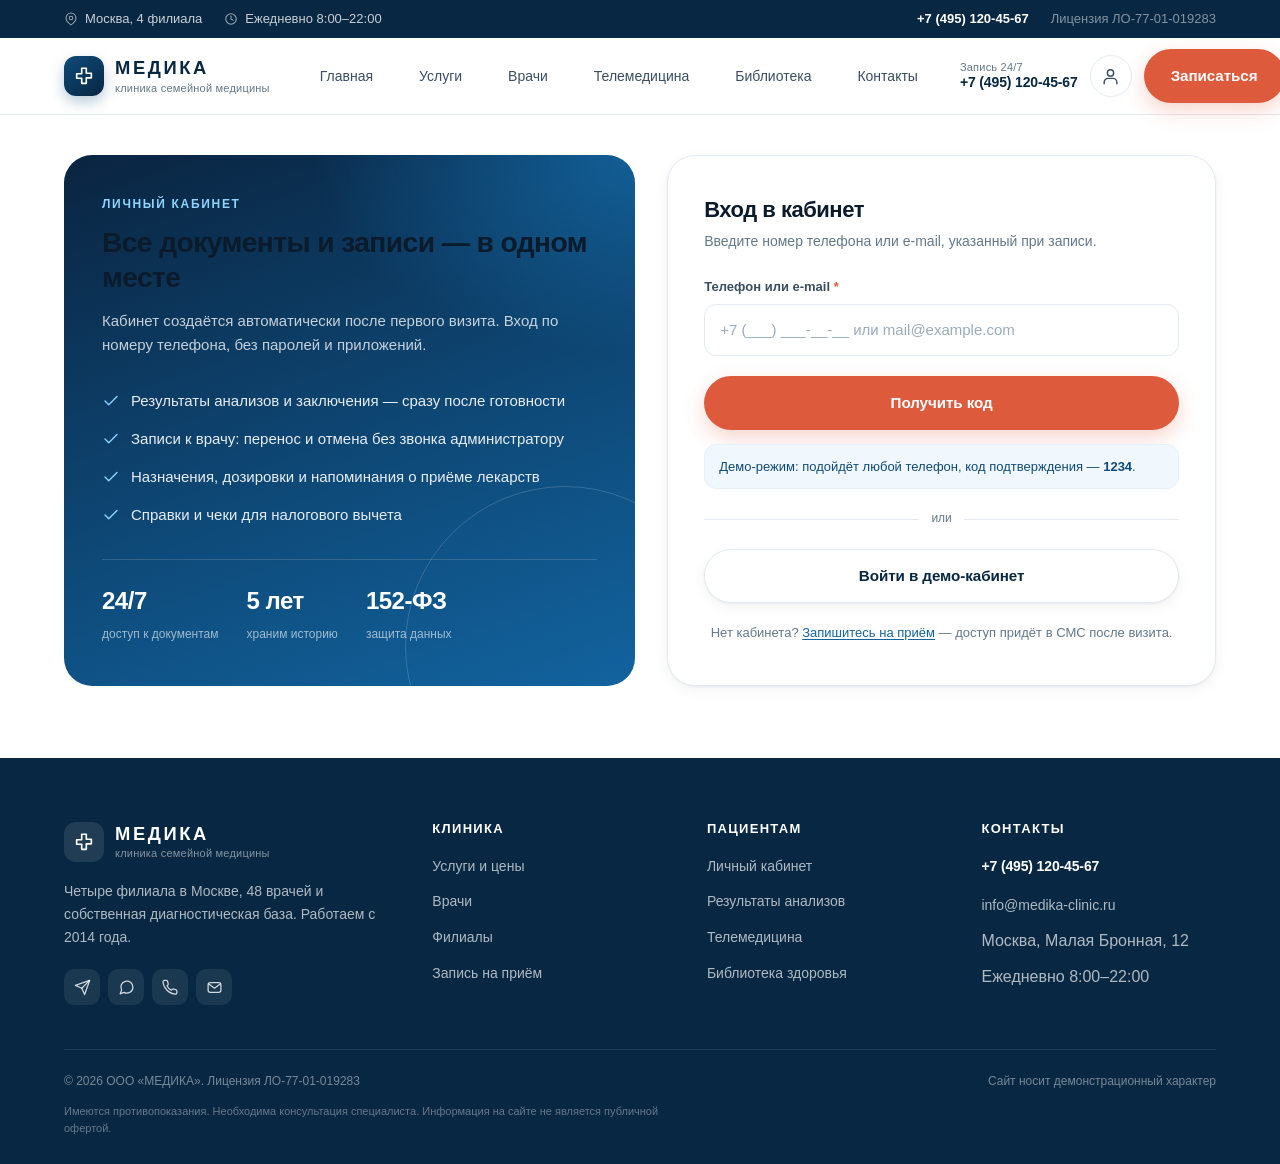
<file: account.html>
<!DOCTYPE html>
<html lang="ru">
<head>
<meta charset="utf-8">
<meta name="viewport" content="width=device-width, initial-scale=1">
<title>Личный кабинет — клиника МЕДИКА</title>
<meta name="description" content="Личный кабинет пациента клиники МЕДИКА: записи к врачу, результаты анализов, документы и назначения.">
<meta name="robots" content="noindex">
<link rel="icon" href="assets/favicon.svg" type="image/svg+xml">
<link rel="stylesheet" href="assets/css/style.css">
<link rel="stylesheet" href="assets/css/a11y.css">
<script>try{var a=JSON.parse(localStorage.getItem("medika.a11y.v1")||"{}");if(a.on){var r=document.documentElement;r.className+=" a11y";r.setAttribute("data-scheme",a.scheme||"bw");r.setAttribute("data-size",a.size||"1");r.setAttribute("data-images",a.images===false?"off":"on");r.setAttribute("data-spacing",a.spacing?"on":"off");}}catch(e){}</script>
<script src="assets/js/a11y.js" defer></script>
</head>
<body>

<a class="skip-link" href="#main">Перейти к содержимому</a>

<svg width="0" height="0" style="position:absolute" aria-hidden="true" focusable="false">
  <symbol id="i-logo" viewBox="0 0 24 24"><path d="M9.5 3.5h5v5.5H20v5h-5.5V20h-5v-5.5H4v-5h5.5z"/></symbol>
  <symbol id="i-pin" viewBox="0 0 24 24"><path d="M20.5 10.3c0 6.4-8.5 11.7-8.5 11.7s-8.5-5.3-8.5-11.7a8.5 8.5 0 0 1 17 0z"/><circle cx="12" cy="10.3" r="3"/></symbol>
  <symbol id="i-clock" viewBox="0 0 24 24"><circle cx="12" cy="12" r="9"/><polyline points="12 7 12 12 15.5 14"/></symbol>
  <symbol id="i-check" viewBox="0 0 24 24"><polyline points="20 6 9 17 4 12"/></symbol>
  <symbol id="i-user" viewBox="0 0 24 24"><path d="M20 21v-1.6a5 5 0 0 0-5-5H9a5 5 0 0 0-5 5V21"/><circle cx="12" cy="7.5" r="4"/></symbol>
  <symbol id="i-arrow" viewBox="0 0 24 24"><line x1="4" y1="12" x2="19" y2="12"/><polyline points="13 6 19 12 13 18"/></symbol>
  <symbol id="i-phone" viewBox="0 0 24 24"><path d="M21 16.9v2.6a2 2 0 0 1-2.2 2 19.5 19.5 0 0 1-8.5-3 19.2 19.2 0 0 1-5.9-5.9 19.5 19.5 0 0 1-3-8.6A2 2 0 0 1 3.4 2H6a2 2 0 0 1 2 1.7c.1 1 .4 1.9.7 2.8a2 2 0 0 1-.5 2.1L7.1 9.9a15.7 15.7 0 0 0 6 6l1.3-1.3a2 2 0 0 1 2.1-.4c.9.3 1.8.6 2.8.7a2 2 0 0 1 1.7 2z"/></symbol>
  <symbol id="i-mail" viewBox="0 0 24 24"><rect x="3" y="5" width="18" height="14" rx="3"/><polyline points="4 7 12 13 20 7"/></symbol>
  <symbol id="i-send" viewBox="0 0 24 24"><path d="M22 2 11 13"/><path d="M22 2l-7 20-4-9-9-4z"/></symbol>
  <symbol id="i-message" viewBox="0 0 24 24"><path d="M21 11.5a8.5 8.5 0 0 1-12.6 7.4L3 21l2.1-5.4A8.5 8.5 0 1 1 21 11.5z"/></symbol>
  <symbol id="i-calendar" viewBox="0 0 24 24"><rect x="3" y="5" width="18" height="16" rx="3"/><line x1="8" y1="3" x2="8" y2="7"/><line x1="16" y1="3" x2="16" y2="7"/><line x1="3" y1="10" x2="21" y2="10"/></symbol>
  <symbol id="i-file" viewBox="0 0 24 24"><path d="M14 3H7a2 2 0 0 0-2 2v14a2 2 0 0 0 2 2h10a2 2 0 0 0 2-2V8z"/><polyline points="14 3 14 8 19 8"/><line x1="9" y1="13" x2="15" y2="13"/><line x1="9" y1="17" x2="13" y2="17"/></symbol>
  <symbol id="i-flask" viewBox="0 0 24 24"><path d="M9 3h6"/><path d="M10 3v5.2L5.6 17A2 2 0 0 0 7.3 20h9.4a2 2 0 0 0 1.7-3L14 8.2V3"/><line x1="7.5" y1="14" x2="16.5" y2="14"/></symbol>
  <symbol id="i-pill" viewBox="0 0 24 24"><rect x="2.5" y="8.5" width="19" height="7" rx="3.5" transform="rotate(-45 12 12)"/><line x1="8.5" y1="8.5" x2="15.5" y2="15.5"/></symbol>
  <symbol id="i-video" viewBox="0 0 24 24"><rect x="2.5" y="6" width="13" height="12" rx="3"/><polyline points="15.5 10.5 21.5 7.5 21.5 16.5 15.5 13.5"/></symbol>
  <symbol id="i-download" viewBox="0 0 24 24"><path d="M21 15v4a2 2 0 0 1-2 2H5a2 2 0 0 1-2-2v-4"/><polyline points="7 10 12 15 17 10"/><line x1="12" y1="15" x2="12" y2="3"/></symbol>
  <symbol id="i-close" viewBox="0 0 24 24"><line x1="6" y1="6" x2="18" y2="18"/><line x1="18" y1="6" x2="6" y2="18"/></symbol>
  <symbol id="i-out" viewBox="0 0 24 24"><path d="M9 21H5a2 2 0 0 1-2-2V5a2 2 0 0 1 2-2h4"/><polyline points="16 17 21 12 16 7"/><line x1="21" y1="12" x2="9" y2="12"/></symbol>
  <symbol id="i-shield" viewBox="0 0 24 24"><path d="M12 21s7-3.5 7-9V5.5L12 3 5 5.5V12c0 5.5 7 9 7 9z"/><polyline points="9 12 11 14 15 10"/></symbol>
</svg>

<div class="topbar">
  <div class="container topbar__inner">
    <span class="topbar__item">
      <svg><use href="#i-pin"/></svg> Москва, 4 филиала
    </span>
    <span class="topbar__item topbar__item--hide">
      <svg><use href="#i-clock"/></svg> Ежедневно 8:00–22:00
    </span>
    <span class="topbar__spacer"></span>
    <a href="tel:+74951204567">+7 (495) 120-45-67</a>
    <span class="topbar__item topbar__lic topbar__item--hide">Лицензия ЛО-77-01-019283</span>
  </div>
</div>

<header class="header" id="header">
  <div class="container header__inner">
    <a class="logo" href="index.html" aria-label="МЕДИКА — на главную">
      <span class="logo__mark"><svg><use href="#i-logo"/></svg></span>
      <span class="logo__text">
        <span class="logo__name">МЕДИКА</span>
        <span class="logo__tag">клиника семейной медицины</span>
      </span>
    </a>

    <nav class="nav" id="nav" aria-label="Основная навигация">
      <a class="nav__link" href="index.html">Главная</a>
      <a class="nav__link" href="services.html">Услуги</a>
      <a class="nav__link" href="doctors.html">Врачи</a>
      <a class="nav__link" href="telemedicine.html">Телемедицина</a>
      <a class="nav__link" href="library.html">Библиотека</a>
      <a class="nav__link" href="contacts.html">Контакты</a>
    </nav>

    <div class="header__actions">
      <div class="header__phone">
        <span>Запись 24/7</span>
        <a href="tel:+74951204567">+7 (495) 120-45-67</a>
      </div>
      <a class="header__account is-auth" href="account.html" aria-label="Личный кабинет" title="Личный кабинет">
        <svg viewBox="0 0 24 24" aria-hidden="true"><path d="M20 21v-1.6a5 5 0 0 0-5-5H9a5 5 0 0 0-5 5V21"/><circle cx="12" cy="7.5" r="4"/></svg>
      </a>
      <a class="btn btn--primary" href="appointment.html">Записаться</a>
      <button class="burger" id="burger" aria-label="Открыть меню" aria-expanded="false" aria-controls="nav">
        <span></span>
      </button>
    </div>
  </div>
</header>

<main id="main">
  <section class="section">
    <div class="container cabinet">

      <aside class="cabinet__aside">
        <div class="profile-card">
          <div class="profile-card__top">
            <div class="profile-card__avatar" id="profileInitials">ИС</div>
            <div>
              <span class="profile-card__name" id="profileName">Ирина Соколова</span>
              <span class="profile-card__meta" id="profilePhone">+7 (495) 120-45-67</span>
            </div>
          </div>
          <div class="profile-card__tags">
            <span class="tag tag--green">ДМС «Согаз»</span>
            <span class="tag">С 2019 года</span>
          </div>
        </div>

        <nav class="cabinet__nav" aria-label="Разделы кабинета">
          <button class="cabinet__link is-active" data-tab="overview" type="button">
            <svg><use href="#i-logo"/></svg> Обзор
          </button>
          <button class="cabinet__link" data-tab="appointments" type="button">
            <svg><use href="#i-calendar"/></svg> Мои записи <span class="count" id="countAppts">2</span>
          </button>
          <button class="cabinet__link" data-tab="results" type="button">
            <svg><use href="#i-flask"/></svg> Результаты
          </button>
          <button class="cabinet__link" data-tab="documents" type="button">
            <svg><use href="#i-file"/></svg> Документы
          </button>
          <button class="cabinet__link" data-tab="prescriptions" type="button">
            <svg><use href="#i-pill"/></svg> Назначения
          </button>
          <button class="cabinet__link" data-tab="profile" type="button">
            <svg><use href="#i-user"/></svg> Профиль
          </button>
        </nav>

        <div class="cabinet__help">
          <b>Нужна помощь?</b>
          Администратор ответит за 30 секунд.<br>
          <a href="tel:+74951204567">+7 (495) 120-45-67</a>
        </div>

        <button class="btn btn--ghost btn--block" id="logoutBtn" type="button">
          <svg style="width:16px;height:16px"><use href="#i-out"/></svg> Выйти
        </button>
      </aside>

      <div class="cabinet__main">
        <div class="cabinet__head">
          <h1 id="greeting">Здравствуйте, Ирина</h1>
          <p>Здесь собраны ваши записи, результаты и документы. Что-нибудь нужно уточнить — звоните, мы на связи.</p>
        </div>

        <section data-panel="overview">
          <div class="panel">
            <div class="panel__head">
              <h2 class="panel__title">Ближайший приём</h2>
              <a class="panel__link" href="appointment.html">Записаться ещё</a>
            </div>
            <div id="nextAppt"></div>
          </div>

          <div class="panel">
            <div class="panel__head">
              <h2 class="panel__title">Быстрые действия</h2>
            </div>
            <div class="tile-grid">
              <a class="tile" href="appointment.html">
                <span class="tile__icon"><svg><use href="#i-calendar"/></svg></span>
                <span><b>Записаться к врачу</b><span>Свободно 46 окон на этой неделе</span></span>
              </a>
              <a class="tile" href="telemedicine.html">
                <span class="tile__icon"><svg><use href="#i-video"/></svg></span>
                <span><b>Онлайн-консультация</b><span>Врач на связи с 8:00 до 22:00</span></span>
              </a>
              <a class="tile" href="#results" data-tab-link="results">
                <span class="tile__icon"><svg><use href="#i-flask"/></svg></span>
                <span><b>Результаты анализов</b><span>2 новых заключения</span></span>
              </a>
              <a class="tile" href="#prescriptions" data-tab-link="prescriptions">
                <span class="tile__icon"><svg><use href="#i-pill"/></svg></span>
                <span><b>Назначения врача</b><span>Активен 1 курс лечения</span></span>
              </a>
            </div>
          </div>

          <div class="panel">
            <div class="panel__head">
              <h2 class="panel__title">Что взять на приём</h2>
            </div>
            <ul class="checklist">
              <li><svg><use href="#i-check"/></svg> Паспорт или другой документ с фотографией</li>
              <li><svg><use href="#i-check"/></svg> Полис ДМС, если приём идёт по страховке</li>
              <li><svg><use href="#i-check"/></svg> Результаты обследований за последний год — если они на руках</li>
            </ul>
          </div>
        </section>

        <section data-panel="appointments" hidden>
          <div class="panel">
            <div class="panel__head">
              <h2 class="panel__title">Мои записи</h2>
              <a class="panel__link" href="appointment.html">Новая запись</a>
            </div>
            <div id="apptList"></div>
          </div>
        </section>

        <section data-panel="results" hidden>
          <div class="panel">
            <div class="panel__head">
              <h2 class="panel__title">Результаты анализов</h2>
              <span class="tag">Обновлено 7 ноября</span>
            </div>
            <div class="row-list" id="resultsList"></div>
          </div>
        </section>

        <section data-panel="documents" hidden>
          <div class="panel">
            <div class="panel__head">
              <h2 class="panel__title">Документы</h2>
              <span class="tag">Храним 5 лет</span>
            </div>
            <div class="row-list" id="docsList"></div>
          </div>
        </section>

        <section data-panel="prescriptions" hidden>
          <div class="panel">
            <div class="panel__head">
              <h2 class="panel__title">Назначения и рекомендации</h2>
              <span class="tag tag--green">Активный курс</span>
            </div>
            <div id="rxList"></div>
          </div>
        </section>

        <section data-panel="profile" hidden>
          <div class="panel">
            <div class="panel__head">
              <h2 class="panel__title">Личные данные</h2>
            </div>
            <form id="profileForm" novalidate>
              <div class="form-row">
                <div class="field">
                  <label for="pfName">Имя и фамилия</label>
                  <input class="input" id="pfName" type="text" autocomplete="name">
                </div>
                <div class="field">
                  <label for="pfPhone">Телефон</label>
                  <input class="input" id="pfPhone" type="tel" data-phone autocomplete="tel">
                </div>
              </div>
              <div class="form-row">
                <div class="field">
                  <label for="pfEmail">E-mail</label>
                  <input class="input" id="pfEmail" type="email" autocomplete="email">
                </div>
                <div class="field">
                  <label for="pfBirth">Дата рождения</label>
                  <input class="input" id="pfBirth" type="date">
                </div>
              </div>
              <div class="field">
                <label for="pfAllergy">Аллергии и хронические состояния</label>
                <textarea class="textarea" id="pfAllergy" rows="3" placeholder="Например: аллергия на пенициллин"></textarea>
              </div>
              <button class="btn btn--primary" type="submit">Сохранить изменения</button>
            </form>
          </div>
        </section>
      </div>

    </div>
  </section>
</main>

<div class="toast" id="toast" role="status" aria-live="polite"></div>

<footer class="footer">
  <div class="container">
    <div class="footer__grid">
      <div>
        <a class="logo" href="index.html">
          <span class="logo__mark"><svg><use href="#i-logo"/></svg></span>
          <span class="logo__text">
            <span class="logo__name">МЕДИКА</span>
            <span class="logo__tag">клиника семейной медицины</span>
          </span>
        </a>
        <p class="footer__about">Четыре филиала в Москве, 48 врачей и собственная диагностическая база. Работаем с 2014 года.</p>
        <div class="socials">
          <a href="#" aria-label="Telegram"><svg><use href="#i-send"/></svg></a>
          <a href="#" aria-label="WhatsApp"><svg><use href="#i-message"/></svg></a>
          <a href="tel:+74951204567" aria-label="Позвонить"><svg><use href="#i-phone"/></svg></a>
          <a href="mailto:info@medika-clinic.ru" aria-label="Написать письмо"><svg><use href="#i-mail"/></svg></a>
        </div>
      </div>

      <div>
        <h4>Клиника</h4>
        <ul>
          <li><a href="services.html">Услуги и цены</a></li>
          <li><a href="doctors.html">Врачи</a></li>
          <li><a href="contacts.html">Филиалы</a></li>
          <li><a href="appointment.html">Запись на приём</a></li>
        </ul>
      </div>

      <div>
        <h4>Пациентам</h4>
        <ul>
          <li><a href="account.html">Личный кабинет</a></li>
          <li><a href="account.html#results">Результаты анализов</a></li>
          <li><a href="telemedicine.html">Телемедицина</a></li>
          <li><a href="library.html">Библиотека здоровья</a></li>
        </ul>
      </div>

      <div>
        <h4>Контакты</h4>
        <a class="footer__phone" href="tel:+74951204567">+7 (495) 120-45-67</a>
        <ul style="margin-top:14px">
          <li><a href="mailto:info@medika-clinic.ru">info@medika-clinic.ru</a></li>
          <li>Москва, Малая Бронная, 12</li>
          <li>Ежедневно 8:00–22:00</li>
        </ul>
      </div>
    </div>

    <div class="footer__bottom">
      <span>© <span data-year>2026</span> ООО «МЕДИКА». Лицензия ЛО-77-01-019283</span>
      <span>Сайт носит демонстрационный характер</span>
      <span class="footer__disclaimer">Имеются противопоказания. Необходима консультация специалиста. Информация на сайте не является публичной офертой.</span>
    </div>
  </div>
</footer>

<script src="assets/js/main.js"></script>
<script src="assets/js/auth.js"></script>
</body>
</html>
</file>
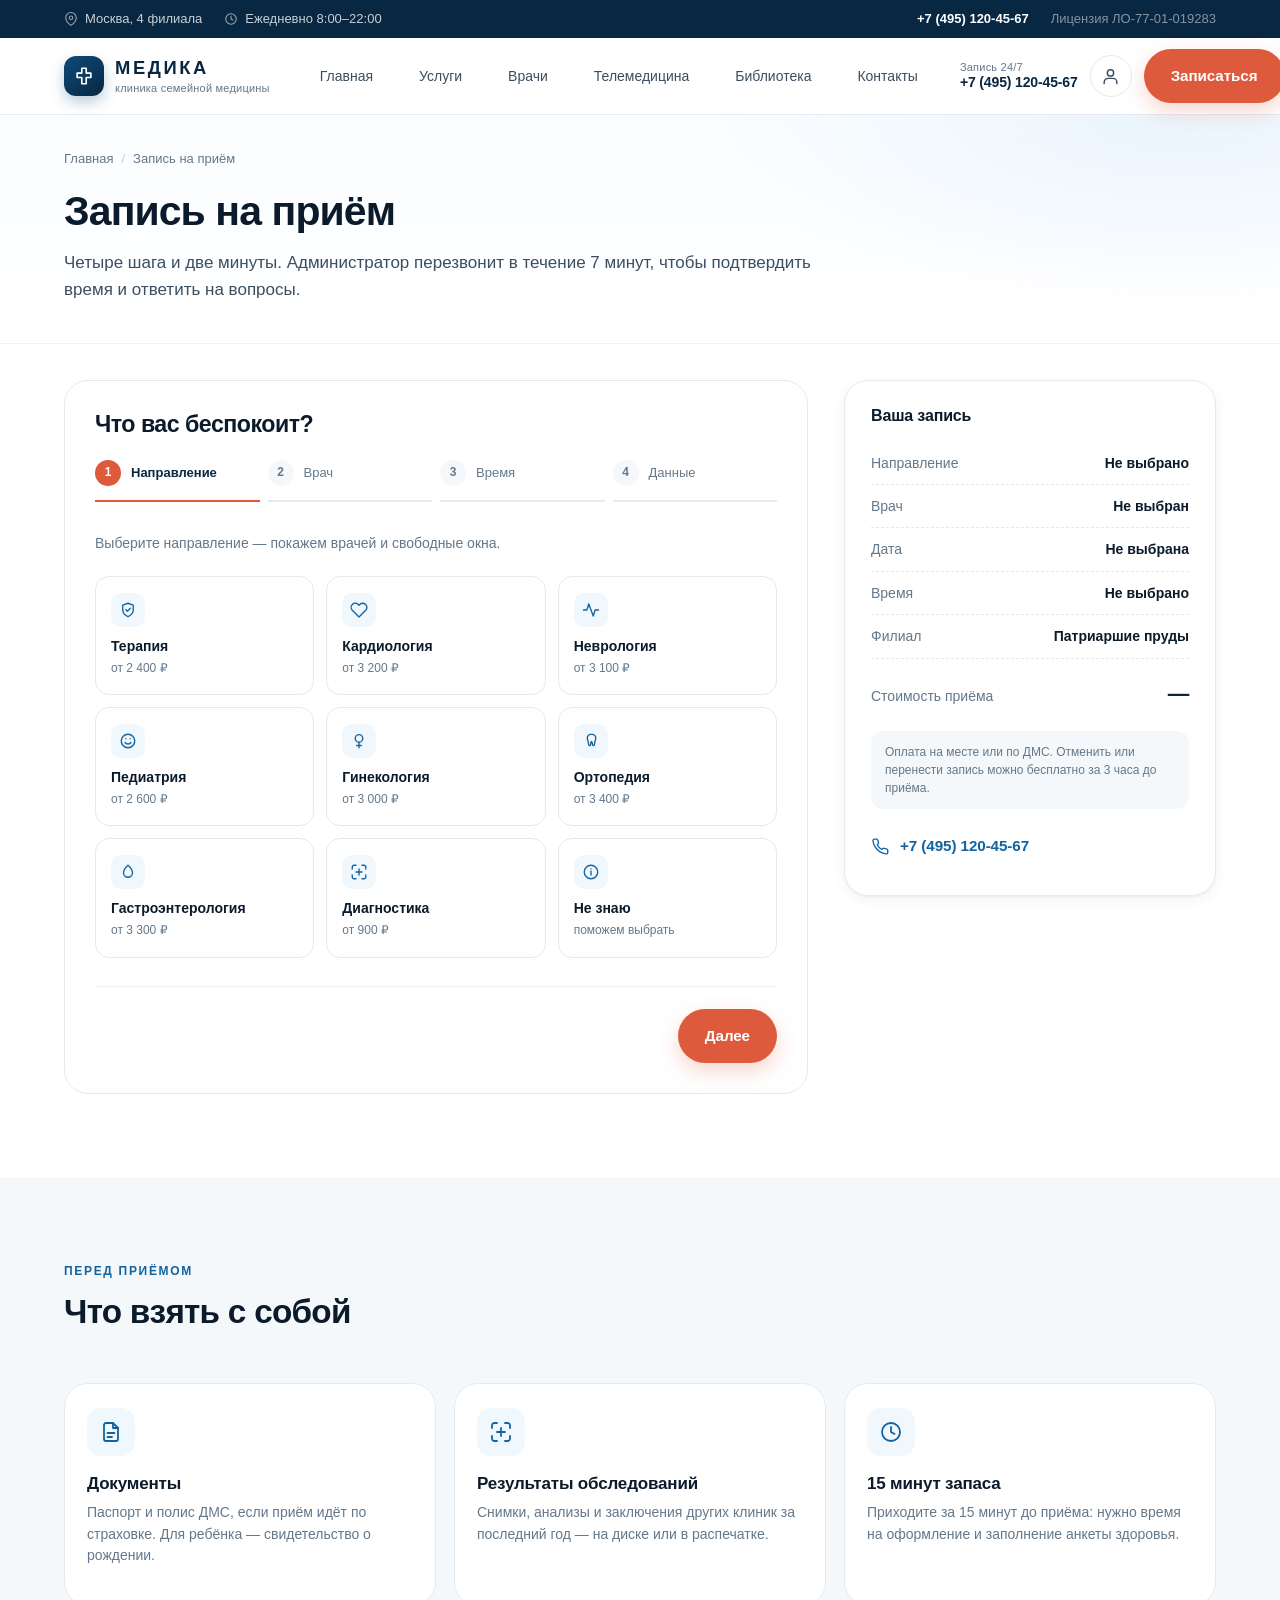
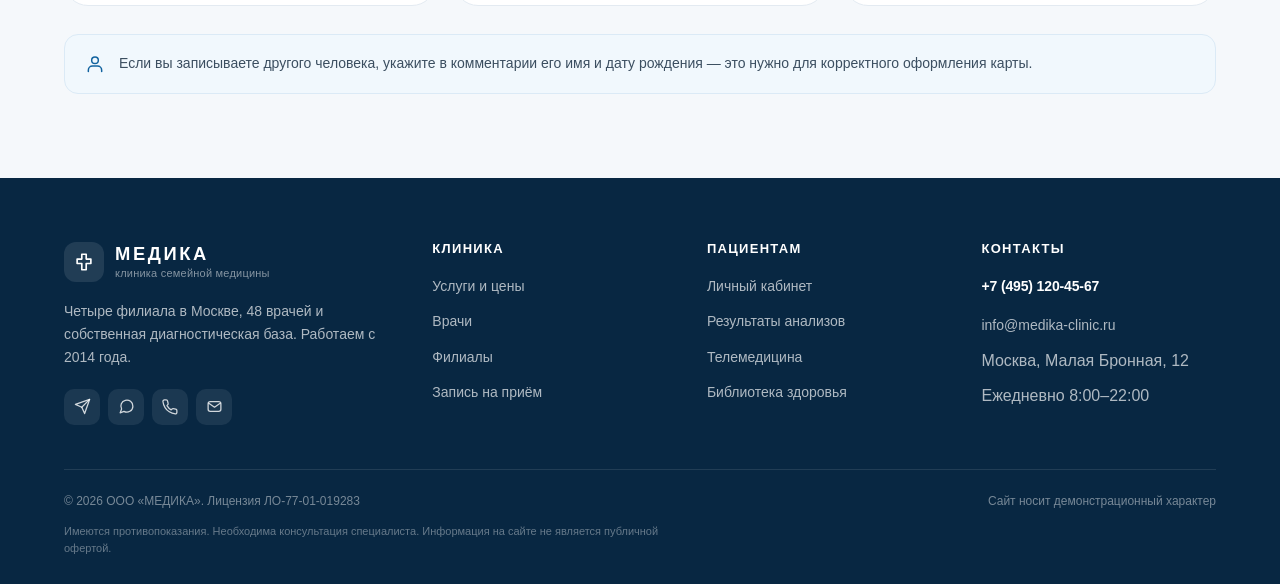
<file: appointment.html>
<!DOCTYPE html>
<html lang="ru">
<head>
<meta charset="utf-8">
<meta name="viewport" content="width=device-width, initial-scale=1">
<title>Запись на приём — клиника МЕДИКА</title>
<meta name="description" content="Онлайн-запись в клинику МЕДИКА: выберите направление, врача, дату и время. Подтверждение по телефону в течение 7 минут.">
<link rel="icon" href="assets/favicon.svg" type="image/svg+xml">
<link rel="stylesheet" href="assets/css/style.css">
<link rel="stylesheet" href="assets/css/a11y.css">
<script>try{var a=JSON.parse(localStorage.getItem("medika.a11y.v1")||"{}");if(a.on){var r=document.documentElement;r.className+=" a11y";r.setAttribute("data-scheme",a.scheme||"bw");r.setAttribute("data-size",a.size||"1");r.setAttribute("data-images",a.images===false?"off":"on");r.setAttribute("data-spacing",a.spacing?"on":"off");}}catch(e){}</script>
<script src="assets/js/a11y.js" defer></script>
</head>
<body>

<a class="skip-link" href="#main">Перейти к содержимому</a>

<svg width="0" height="0" style="position:absolute" aria-hidden="true" focusable="false">
  <symbol id="i-logo" viewBox="0 0 24 24"><path d="M9.6 3.5h4.8v5.3h5.1v4.8h-5.1v6.9H9.6v-6.9H4.5V8.8h5.1z"/></symbol>
  <symbol id="i-phone" viewBox="0 0 24 24"><path d="M21 16.9v2.6a2 2 0 0 1-2.2 2 19.6 19.6 0 0 1-8.5-3 19.3 19.3 0 0 1-6-6A19.6 19.6 0 0 1 1.3 4a2 2 0 0 1 2-2.2h2.6a2 2 0 0 1 2 1.7c.1 1 .4 2 .7 2.9a2 2 0 0 1-.5 2.1L7 9.7a15.9 15.9 0 0 0 6 6l1.2-1.2a2 2 0 0 1 2.1-.4c.9.3 1.9.6 2.9.7a2 2 0 0 1 1.8 2z" transform="translate(0 1)"/></symbol>
  <symbol id="i-pin" viewBox="0 0 24 24"><path d="M21 10c0 7-9 13-9 13s-9-6-9-13a9 9 0 0 1 18 0z"/><circle cx="12" cy="10" r="3"/></symbol>
  <symbol id="i-clock" viewBox="0 0 24 24"><circle cx="12" cy="12" r="9"/><polyline points="12 7 12 12 15.5 14"/></symbol>
  <symbol id="i-arrow" viewBox="0 0 24 24"><line x1="4" y1="12" x2="19" y2="12"/><polyline points="13 6 19 12 13 18"/></symbol>
  <symbol id="i-check" viewBox="0 0 24 24"><polyline points="20 6 9 17 4 12"/></symbol>
  <symbol id="i-check-circle" viewBox="0 0 24 24"><circle cx="12" cy="12" r="9"/><polyline points="8 12.2 11 15.2 16 9.5"/></symbol>
  <symbol id="i-calendar" viewBox="0 0 24 24"><rect x="3" y="5" width="18" height="16" rx="3"/><line x1="8" y1="3" x2="8" y2="7"/><line x1="16" y1="3" x2="16" y2="7"/><line x1="3" y1="10" x2="21" y2="10"/></symbol>
  <symbol id="i-mail" viewBox="0 0 24 24"><rect x="3" y="5" width="18" height="14" rx="3"/><polyline points="4 7.5 12 13 20 7.5"/></symbol>
  <symbol id="i-send" viewBox="0 0 24 24"><path d="M22 2 11 13"/><path d="M22 2l-7 20-4-9-9-4z"/></symbol>
  <symbol id="i-message" viewBox="0 0 24 24"><path d="M21 11.5a8.5 8.5 0 0 1-12.6 7.4L3 21l2.1-5.4A8.5 8.5 0 1 1 21 11.5z"/></symbol>
  <symbol id="i-info" viewBox="0 0 24 24"><circle cx="12" cy="12" r="9"/><line x1="12" y1="11" x2="12" y2="16"/><line x1="12" y1="8" x2="12.01" y2="8"/></symbol>
  <symbol id="i-shield" viewBox="0 0 24 24"><path d="M12 21s7-3.5 7-9V5.5L12 3 5 5.5V12c0 5.5 7 9 7 9z"/><polyline points="9 11.5 11.2 13.7 15.2 9.7"/></symbol>
  <symbol id="i-heart" viewBox="0 0 24 24"><path d="M20.8 4.6a5.5 5.5 0 0 0-7.8 0L12 5.7l-1.1-1.1a5.5 5.5 0 0 0-7.8 7.8l8.9 8.9 8.9-8.9a5.5 5.5 0 0 0 0-7.8z"/></symbol>
  <symbol id="i-activity" viewBox="0 0 24 24"><polyline points="22 12 17.5 12 15 20 9 4 6.5 12 2 12"/></symbol>
  <symbol id="i-smile" viewBox="0 0 24 24"><circle cx="12" cy="12" r="9"/><path d="M8 14s1.5 2 4 2 4-2 4-2"/><line x1="9" y1="9" x2="9.01" y2="9"/><line x1="15" y1="9" x2="15.01" y2="9"/></symbol>
  <symbol id="i-venus" viewBox="0 0 24 24"><circle cx="12" cy="8.5" r="5"/><line x1="12" y1="13.5" x2="12" y2="21"/><line x1="9" y1="18" x2="15" y2="18"/></symbol>
  <symbol id="i-tooth" viewBox="0 0 24 24"><path d="M12 3.2c-2.9 0-4.9 1.9-4.9 4.7 0 1.9.5 2.8 1 4.6.3 1.5.5 2.7.8 4.2.2 1 .7 1.5 1.3 1.5.6 0 1-.5 1.2-1.4l.5-2.9c.2-.9.5-1.5.8-1.5s.6.6.8 1.5l.5 2.9c.2.9.6 1.4 1.2 1.4.6 0 1.1-.5 1.3-1.5.3-1.5.5-2.7.8-4.2.5-1.8 1-2.7 1-4.6 0-2.8-2-4.7-4.9-4.7z"/></symbol>
  <symbol id="i-droplet" viewBox="0 0 24 24"><path d="M12 3s6 5.7 6 10a6 6 0 0 1-12 0c0-4.3 6-10 6-10z"/></symbol>
  <symbol id="i-scan" viewBox="0 0 24 24"><path d="M3 8V5.5A2.5 2.5 0 0 1 5.5 3H8"/><path d="M16 3h2.5A2.5 2.5 0 0 1 21 5.5V8"/><path d="M21 16v2.5a2.5 2.5 0 0 1-2.5 2.5H16"/><path d="M8 21H5.5A2.5 2.5 0 0 1 3 18.5V16"/><line x1="8" y1="12" x2="16" y2="12"/><line x1="12" y1="8" x2="12" y2="16"/></symbol>
  <symbol id="i-award" viewBox="0 0 24 24"><circle cx="12" cy="9" r="5.5"/><polyline points="8.5 13.6 7 22 12 19.4 17 22 15.5 13.6"/></symbol>
  <symbol id="i-file" viewBox="0 0 24 24"><path d="M14 3H7a2 2 0 0 0-2 2v14a2 2 0 0 0 2 2h10a2 2 0 0 0 2-2V8z"/><polyline points="14 3 14 8 19 8"/><line x1="8.5" y1="13" x2="15.5" y2="13"/><line x1="8.5" y1="17" x2="13" y2="17"/></symbol>
  <symbol id="i-user" viewBox="0 0 24 24"><path d="M20 21v-1.5a5 5 0 0 0-5-5H9a5 5 0 0 0-5 5V21"/><circle cx="12" cy="7.5" r="4"/></symbol>
</svg>

<div class="topbar">
  <div class="container topbar__inner">
    <span class="topbar__item"><svg><use href="#i-pin"/></svg> Москва, 4 филиала</span>
    <span class="topbar__item topbar__item--hide"><svg><use href="#i-clock"/></svg> Ежедневно 8:00–22:00</span>
    <span class="topbar__spacer"></span>
    <a href="tel:+74951204567">+7 (495) 120-45-67</a>
    <span class="topbar__item topbar__lic topbar__item--hide">Лицензия ЛО-77-01-019283</span>
  </div>
</div>

<header class="header" id="header">
  <div class="container header__inner">
    <a class="logo" href="index.html" aria-label="МЕДИКА — на главную">
      <span class="logo__mark"><svg><use href="#i-logo"/></svg></span>
      <span class="logo__text">
        <span class="logo__name">МЕДИКА</span>
        <span class="logo__tag">клиника семейной медицины</span>
      </span>
    </a>
    <nav class="nav" id="nav" aria-label="Основная навигация">
      <a class="nav__link" href="index.html">Главная</a>
      <a class="nav__link" href="services.html">Услуги</a>
      <a class="nav__link" href="doctors.html">Врачи</a>
      <a class="nav__link" href="telemedicine.html">Телемедицина</a>
      <a class="nav__link" href="library.html">Библиотека</a>
      <a class="nav__link" href="contacts.html">Контакты</a>
    </nav>
    <div class="header__actions">
      <div class="header__phone">
        <span>Запись 24/7</span>
        <a href="tel:+74951204567">+7 (495) 120-45-67</a>
      </div>
      <a class="header__account" href="account.html" aria-label="Личный кабинет" title="Личный кабинет">
        <svg viewBox="0 0 24 24" aria-hidden="true"><path d="M20 21v-1.6a5 5 0 0 0-5-5H9a5 5 0 0 0-5 5V21"/><circle cx="12" cy="7.5" r="4"/></svg>
      </a>
      <a class="btn btn--primary" href="appointment.html">Записаться</a>
      <button class="burger" id="burger" aria-label="Открыть меню" aria-expanded="false" aria-controls="nav"><span></span></button>
    </div>
  </div>
</header>

<main id="main">

  <section class="page-hero">
    <div class="container">
      <ol class="breadcrumbs">
        <li><a href="index.html">Главная</a></li>
        <li>Запись на приём</li>
      </ol>
      <h1>Запись на приём</h1>
      <p class="page-hero__lead">Четыре шага и две минуты. Администратор перезвонит в течение 7 минут, чтобы подтвердить время и ответить на вопросы.</p>
    </div>
  </section>

  <section class="section" style="padding-top:36px">
    <div class="container">
      <div class="booking" id="booking">

        <div class="booking__panel">
          <h2 id="bookTitle" style="font-size:1.45rem;margin-bottom:22px">Что вас беспокоит?</h2>

          <ol class="stepper">
            <li class="stepper__item is-active" data-step-label="1"><span class="stepper__num">1</span><span>Направление</span></li>
            <li class="stepper__item" data-step-label="2"><span class="stepper__num">2</span><span>Врач</span></li>
            <li class="stepper__item" data-step-label="3"><span class="stepper__num">3</span><span>Время</span></li>
            <li class="stepper__item" data-step-label="4"><span class="stepper__num">4</span><span>Данные</span></li>
          </ol>

          <div id="bookSteps">

            <!-- Шаг 1 -->
            <div class="book-step is-active" data-step="1">
              <p class="book-step__hint" id="step1Hint">Выберите направление — покажем врачей и свободные окна.</p>
              <div class="choice-grid">
                <label class="choice">
                  <input type="radio" name="specialty" value="therapist">
                  <span class="choice__box">
                    <span class="choice__icon"><svg><use href="#i-shield"/></svg></span>
                    <span class="choice__title">Терапия</span>
                    <span class="choice__sub">от 2 400 ₽</span>
                  </span>
                </label>
                <label class="choice">
                  <input type="radio" name="specialty" value="cardiology">
                  <span class="choice__box">
                    <span class="choice__icon"><svg><use href="#i-heart"/></svg></span>
                    <span class="choice__title">Кардиология</span>
                    <span class="choice__sub">от 3 200 ₽</span>
                  </span>
                </label>
                <label class="choice">
                  <input type="radio" name="specialty" value="neurology">
                  <span class="choice__box">
                    <span class="choice__icon"><svg><use href="#i-activity"/></svg></span>
                    <span class="choice__title">Неврология</span>
                    <span class="choice__sub">от 3 100 ₽</span>
                  </span>
                </label>
                <label class="choice">
                  <input type="radio" name="specialty" value="pediatrics">
                  <span class="choice__box">
                    <span class="choice__icon"><svg><use href="#i-smile"/></svg></span>
                    <span class="choice__title">Педиатрия</span>
                    <span class="choice__sub">от 2 600 ₽</span>
                  </span>
                </label>
                <label class="choice">
                  <input type="radio" name="specialty" value="gynecology">
                  <span class="choice__box">
                    <span class="choice__icon"><svg><use href="#i-venus"/></svg></span>
                    <span class="choice__title">Гинекология</span>
                    <span class="choice__sub">от 3 000 ₽</span>
                  </span>
                </label>
                <label class="choice">
                  <input type="radio" name="specialty" value="orthopedics">
                  <span class="choice__box">
                    <span class="choice__icon"><svg><use href="#i-tooth"/></svg></span>
                    <span class="choice__title">Ортопедия</span>
                    <span class="choice__sub">от 3 400 ₽</span>
                  </span>
                </label>
                <label class="choice">
                  <input type="radio" name="specialty" value="gastro">
                  <span class="choice__box">
                    <span class="choice__icon"><svg><use href="#i-droplet"/></svg></span>
                    <span class="choice__title">Гастроэнтерология</span>
                    <span class="choice__sub">от 3 300 ₽</span>
                  </span>
                </label>
                <label class="choice">
                  <input type="radio" name="specialty" value="diagnostics">
                  <span class="choice__box">
                    <span class="choice__icon"><svg><use href="#i-scan"/></svg></span>
                    <span class="choice__title">Диагностика</span>
                    <span class="choice__sub">от 900 ₽</span>
                  </span>
                </label>
                <label class="choice">
                  <input type="radio" name="specialty" value="therapist">
                  <span class="choice__box">
                    <span class="choice__icon"><svg><use href="#i-info"/></svg></span>
                    <span class="choice__title">Не знаю</span>
                    <span class="choice__sub">поможем выбрать</span>
                  </span>
                </label>
              </div>
            </div>

            <!-- Шаг 2 -->
            <div class="book-step" data-step="2">
              <p class="book-step__hint" id="step2Hint">Выберите врача или доверьтесь администратору — подберём свободного специалиста.</p>
              <div class="doctor-choice" id="doctorList"></div>
            </div>

            <!-- Шаг 3 -->
            <div class="book-step" data-step="3">
              <p class="book-step__hint" id="step3Hint">Ближайшие две недели. Серые окна уже заняты.</p>
              <div class="days" id="days" aria-label="Дата приёма"></div>
              <div class="slots" id="slots" aria-label="Время приёма"></div>
              <p class="slots__legend">Не подходит ни одно время? Позвоните — найдём другой день или врача.</p>
            </div>

            <!-- Шаг 4 -->
            <div class="book-step" data-step="4">
              <p class="book-step__hint">Оставьте контакты — администратор подтвердит запись и пришлёт памятку.</p>
              <form id="bookingForm" novalidate>
                <div class="field">
                  <label for="bkName">Фамилия и имя <span class="req">*</span></label>
                  <input class="input" id="bkName" type="text" placeholder="Иванова Мария" autocomplete="name" data-required>
                  <span class="error-msg">Заполните это поле</span>
                </div>
                <div class="form-row">
                  <div class="field">
                    <label for="bkPhone">Телефон <span class="req">*</span></label>
                    <input class="input" id="bkPhone" type="tel" placeholder="+7 (___) ___-__-__" autocomplete="tel" data-required>
                    <span class="error-msg">Введите номер полностью</span>
                  </div>
                  <div class="field">
                    <label for="bkEmail">E-mail</label>
                    <input class="input" id="bkEmail" type="email" placeholder="mail@example.com" autocomplete="email">
                    <span class="error-msg">Проверьте адрес</span>
                  </div>
                </div>
                <div class="field">
                  <label for="branchSelect">Филиал</label>
                  <select class="select" id="branchSelect">
                    <option>Патриаршие пруды</option>
                    <option>Сокол</option>
                    <option>Ясенево</option>
                    <option>Покровка (детский)</option>
                  </select>
                </div>
                <div class="field">
                  <label for="bkComment">Комментарий</label>
                  <textarea class="textarea" id="bkComment" placeholder="Что важно знать врачу: жалобы, аллергии, принимаемые препараты"></textarea>
                </div>
                <div class="field field--check">
                  <label class="checkbox">
                    <input type="checkbox" id="bkConsent" data-required>
                    <span>Согласен с политикой обработки персональных данных и получением SMS о записи</span>
                  </label>
                  <span class="error-msg">Отметьте согласие, чтобы продолжить</span>
                </div>
              </form>
            </div>

          </div>

          <div class="booking__nav">
            <button class="btn btn--ghost" id="prevBtn" type="button">Назад</button>
            <button class="btn btn--primary" id="nextBtn" type="button">Далее</button>
          </div>

          <div class="booking-success" id="bookingSuccess" role="status">
            <div class="booking-success__icon"><svg><use href="#i-check"/></svg></div>
            <h2>Заявка на запись принята</h2>
            <p>Администратор перезвонит в течение 7 минут в рабочее время (8:00–22:00), подтвердит время и пришлёт памятку.</p>
            <div class="booking-code" id="bookCode">МД-0000</div>
            <p>
              <b id="successDoctor">Врач</b><br>
              <span id="successDate">Дата</span><br>
              <span id="successBranch">Филиал</span>
            </p>
            <div style="display:flex;gap:10px;justify-content:center;flex-wrap:wrap;margin-top:22px">
              <a class="btn btn--ghost" href="index.html">На главную</a>
              <a class="btn btn--primary" href="appointment.html">Записаться ещё раз</a>
            </div>
          </div>
        </div>

        <aside class="summary">
          <h3>Ваша запись</h3>
          <dl style="margin:0">
            <div class="summary__row"><dt>Направление</dt><dd id="sumSpec">Не выбрано</dd></div>
            <div class="summary__row"><dt>Врач</dt><dd id="sumDoctor">Не выбран</dd></div>
            <div class="summary__row"><dt>Дата</dt><dd id="sumDate">Не выбрана</dd></div>
            <div class="summary__row"><dt>Время</dt><dd id="sumTime">Не выбрано</dd></div>
            <div class="summary__row"><dt>Филиал</dt><dd id="branchValue">Патриаршие пруды</dd></div>
          </dl>
          <div class="summary__total"><span>Стоимость приёма</span><b id="sumPrice">—</b></div>
          <div class="summary__note">Оплата на месте или по ДМС. Отменить или перенести запись можно бесплатно за 3 часа до приёма.</div>
          <a class="btn btn--plain" href="tel:+74951204567" style="margin-top:14px"><svg><use href="#i-phone"/></svg> +7 (495) 120-45-67</a>
        </aside>

      </div>
    </div>
  </section>

  <section class="section section--soft">
    <div class="container">
      <div class="section-head">
        <div class="section-head__text">
          <span class="kicker">Перед приёмом</span>
          <h2>Что взять с собой</h2>
        </div>
      </div>
      <div class="cards cards--3">
        <div class="service-card">
          <span class="service-card__icon"><svg><use href="#i-file"/></svg></span>
          <h3>Документы</h3>
          <p>Паспорт и полис ДМС, если приём идёт по страховке. Для ребёнка — свидетельство о рождении.</p>
        </div>
        <div class="service-card">
          <span class="service-card__icon"><svg><use href="#i-scan"/></svg></span>
          <h3>Результаты обследований</h3>
          <p>Снимки, анализы и заключения других клиник за последний год — на диске или в распечатке.</p>
        </div>
        <div class="service-card">
          <span class="service-card__icon"><svg><use href="#i-clock"/></svg></span>
          <h3>15 минут запаса</h3>
          <p>Приходите за 15 минут до приёма: нужно время на оформление и заполнение анкеты здоровья.</p>
        </div>
      </div>
      <div class="lead-note" style="margin-top:28px">
        <svg><use href="#i-user"/></svg>
        <span>Если вы записываете другого человека, укажите в комментарии его имя и дату рождения — это нужно для корректного оформления карты.</span>
      </div>
    </div>
  </section>

</main>

<footer class="footer">
  <div class="container">
    <div class="footer__grid">
      <div>
        <a class="logo" href="index.html">
          <span class="logo__mark"><svg><use href="#i-logo"/></svg></span>
          <span class="logo__text">
            <span class="logo__name">МЕДИКА</span>
            <span class="logo__tag">клиника семейной медицины</span>
          </span>
        </a>
        <p class="footer__about">Четыре филиала в Москве, 48 врачей и собственная диагностическая база. Работаем с 2014 года.</p>
        <div class="socials">
          <a href="#" aria-label="Telegram"><svg><use href="#i-send"/></svg></a>
          <a href="#" aria-label="WhatsApp"><svg><use href="#i-message"/></svg></a>
          <a href="tel:+74951204567" aria-label="Позвонить"><svg><use href="#i-phone"/></svg></a>
          <a href="mailto:info@medika-clinic.ru" aria-label="Написать письмо"><svg><use href="#i-mail"/></svg></a>
        </div>
      </div>
      <div>
        <h4>Клиника</h4>
        <ul>
          <li><a href="services.html">Услуги и цены</a></li>
          <li><a href="doctors.html">Врачи</a></li>
          <li><a href="contacts.html">Филиалы</a></li>
          <li><a href="appointment.html">Запись на приём</a></li>
        </ul>
      </div>
      <div>
        <h4>Пациентам</h4>
        <ul>
          <li><a href="account.html">Личный кабинет</a></li>
          <li><a href="account.html#results">Результаты анализов</a></li>
          <li><a href="telemedicine.html">Телемедицина</a></li>
          <li><a href="library.html">Библиотека здоровья</a></li>
        </ul>
      </div>
      <div>
        <h4>Контакты</h4>
        <a class="footer__phone" href="tel:+74951204567">+7 (495) 120-45-67</a>
        <ul style="margin-top:14px">
          <li><a href="mailto:info@medika-clinic.ru">info@medika-clinic.ru</a></li>
          <li>Москва, Малая Бронная, 12</li>
          <li>Ежедневно 8:00–22:00</li>
        </ul>
      </div>
    </div>
    <div class="footer__bottom">
      <span>© <span data-year>2026</span> ООО «МЕДИКА». Лицензия ЛО-77-01-019283</span>
      <span>Сайт носит демонстрационный характер</span>
      <span class="footer__disclaimer">Имеются противопоказания. Необходима консультация специалиста. Информация на сайте не является публичной офертой.</span>
    </div>
  </div>
</footer>

<script src="assets/js/main.js"></script>
<script src="assets/js/auth.js"></script>
<script src="assets/js/booking.js"></script>
</body>
</html>
</file>
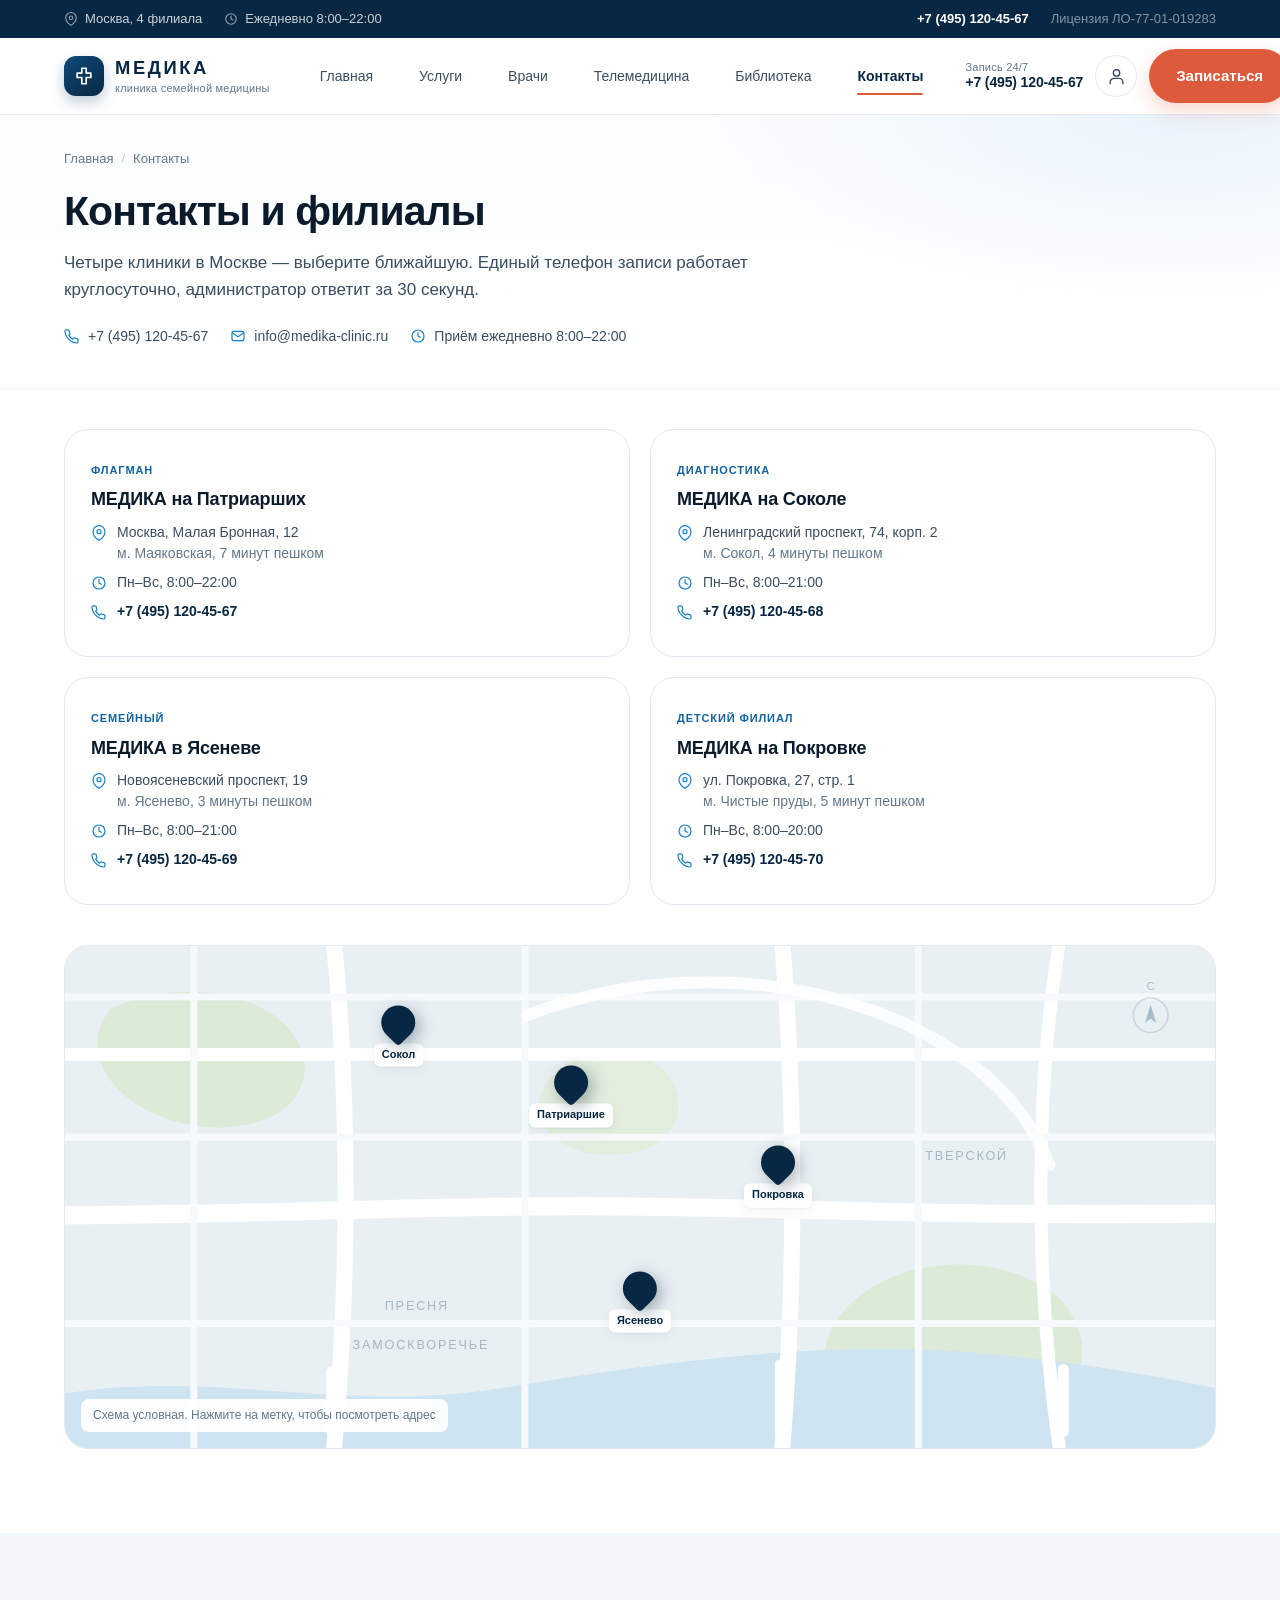
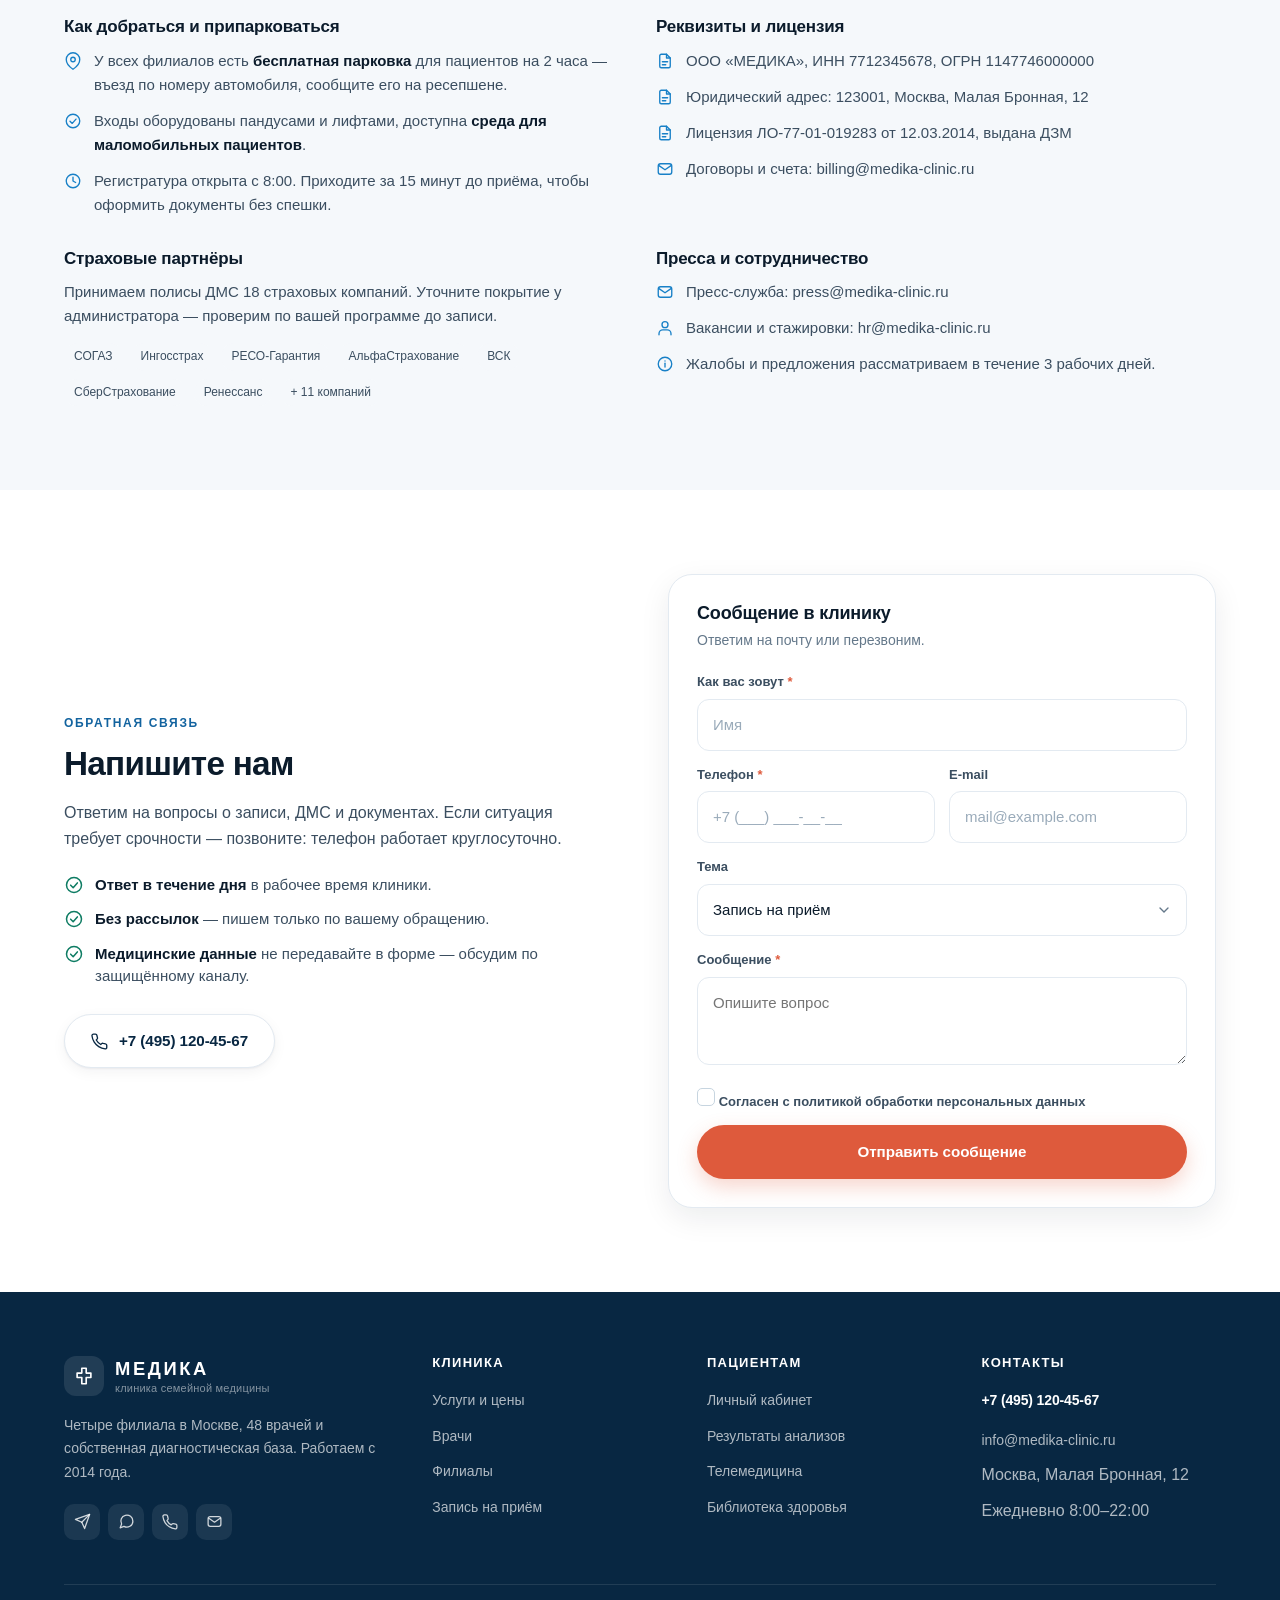
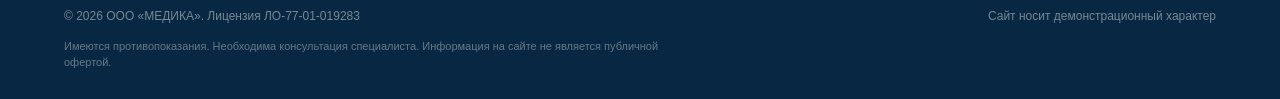
<file: contacts.html>
<!DOCTYPE html>
<html lang="ru">
<head>
<meta charset="utf-8">
<meta name="viewport" content="width=device-width, initial-scale=1">
<title>Контакты и филиалы — клиника МЕДИКА</title>
<meta name="description" content="Четыре филиала клиники МЕДИКА в Москве: Патриаршие пруды, Сокол, Ясенево и детский филиал на Покровке. Адреса, телефоны, часы работы и схема проезда.">
<link rel="icon" href="assets/favicon.svg" type="image/svg+xml">
<link rel="stylesheet" href="assets/css/style.css">
<link rel="stylesheet" href="assets/css/a11y.css">
<script>try{var a=JSON.parse(localStorage.getItem("medika.a11y.v1")||"{}");if(a.on){var r=document.documentElement;r.className+=" a11y";r.setAttribute("data-scheme",a.scheme||"bw");r.setAttribute("data-size",a.size||"1");r.setAttribute("data-images",a.images===false?"off":"on");r.setAttribute("data-spacing",a.spacing?"on":"off");}}catch(e){}</script>
<script src="assets/js/a11y.js" defer></script>
</head>
<body>

<a class="skip-link" href="#main">Перейти к содержимому</a>

<svg width="0" height="0" style="position:absolute" aria-hidden="true" focusable="false">
  <symbol id="i-logo" viewBox="0 0 24 24"><path d="M9.6 3.5h4.8v5.3h5.1v4.8h-5.1v6.9H9.6v-6.9H4.5V8.8h5.1z"/></symbol>
  <symbol id="i-phone" viewBox="0 0 24 24"><path d="M21 16.9v2.6a2 2 0 0 1-2.2 2 19.6 19.6 0 0 1-8.5-3 19.3 19.3 0 0 1-6-6A19.6 19.6 0 0 1 1.3 4a2 2 0 0 1 2-2.2h2.6a2 2 0 0 1 2 1.7c.1 1 .4 2 .7 2.9a2 2 0 0 1-.5 2.1L7 9.7a15.9 15.9 0 0 0 6 6l1.2-1.2a2 2 0 0 1 2.1-.4c.9.3 1.9.6 2.9.7a2 2 0 0 1 1.8 2z" transform="translate(0 1)"/></symbol>
  <symbol id="i-pin" viewBox="0 0 24 24"><path d="M21 10c0 7-9 13-9 13s-9-6-9-13a9 9 0 0 1 18 0z"/><circle cx="12" cy="10" r="3"/></symbol>
  <symbol id="i-clock" viewBox="0 0 24 24"><circle cx="12" cy="12" r="9"/><polyline points="12 7 12 12 15.5 14"/></symbol>
  <symbol id="i-arrow" viewBox="0 0 24 24"><line x1="4" y1="12" x2="19" y2="12"/><polyline points="13 6 19 12 13 18"/></symbol>
  <symbol id="i-check" viewBox="0 0 24 24"><polyline points="20 6 9 17 4 12"/></symbol>
  <symbol id="i-check-circle" viewBox="0 0 24 24"><circle cx="12" cy="12" r="9"/><polyline points="8 12.2 11 15.2 16 9.5"/></symbol>
  <symbol id="i-calendar" viewBox="0 0 24 24"><rect x="3" y="5" width="18" height="16" rx="3"/><line x1="8" y1="3" x2="8" y2="7"/><line x1="16" y1="3" x2="16" y2="7"/><line x1="3" y1="10" x2="21" y2="10"/></symbol>
  <symbol id="i-mail" viewBox="0 0 24 24"><rect x="3" y="5" width="18" height="14" rx="3"/><polyline points="4 7.5 12 13 20 7.5"/></symbol>
  <symbol id="i-send" viewBox="0 0 24 24"><path d="M22 2 11 13"/><path d="M22 2l-7 20-4-9-9-4z"/></symbol>
  <symbol id="i-message" viewBox="0 0 24 24"><path d="M21 11.5a8.5 8.5 0 0 1-12.6 7.4L3 21l2.1-5.4A8.5 8.5 0 1 1 21 11.5z"/></symbol>
  <symbol id="i-info" viewBox="0 0 24 24"><circle cx="12" cy="12" r="9"/><line x1="12" y1="11" x2="12" y2="16"/><line x1="12" y1="8" x2="12.01" y2="8"/></symbol>
  <symbol id="i-file" viewBox="0 0 24 24"><path d="M14 3H7a2 2 0 0 0-2 2v14a2 2 0 0 0 2 2h10a2 2 0 0 0 2-2V8z"/><polyline points="14 3 14 8 19 8"/><line x1="8.5" y1="13" x2="15.5" y2="13"/><line x1="8.5" y1="17" x2="13" y2="17"/></symbol>
  <symbol id="i-user" viewBox="0 0 24 24"><path d="M20 21v-1.5a5 5 0 0 0-5-5H9a5 5 0 0 0-5 5V21"/><circle cx="12" cy="7.5" r="4"/></symbol>
</svg>

<div class="topbar">
  <div class="container topbar__inner">
    <span class="topbar__item"><svg><use href="#i-pin"/></svg> Москва, 4 филиала</span>
    <span class="topbar__item topbar__item--hide"><svg><use href="#i-clock"/></svg> Ежедневно 8:00–22:00</span>
    <span class="topbar__spacer"></span>
    <a href="tel:+74951204567">+7 (495) 120-45-67</a>
    <span class="topbar__item topbar__lic topbar__item--hide">Лицензия ЛО-77-01-019283</span>
  </div>
</div>

<header class="header" id="header">
  <div class="container header__inner">
    <a class="logo" href="index.html" aria-label="МЕДИКА — на главную">
      <span class="logo__mark"><svg><use href="#i-logo"/></svg></span>
      <span class="logo__text">
        <span class="logo__name">МЕДИКА</span>
        <span class="logo__tag">клиника семейной медицины</span>
      </span>
    </a>
    <nav class="nav" id="nav" aria-label="Основная навигация">
      <a class="nav__link" href="index.html">Главная</a>
      <a class="nav__link" href="services.html">Услуги</a>
      <a class="nav__link" href="doctors.html">Врачи</a>
      <a class="nav__link" href="telemedicine.html">Телемедицина</a>
      <a class="nav__link" href="library.html">Библиотека</a>
      <a class="nav__link is-active" href="contacts.html">Контакты</a>
    </nav>
    <div class="header__actions">
      <div class="header__phone">
        <span>Запись 24/7</span>
        <a href="tel:+74951204567">+7 (495) 120-45-67</a>
      </div>
      <a class="header__account" href="account.html" aria-label="Личный кабинет" title="Личный кабинет">
        <svg viewBox="0 0 24 24" aria-hidden="true"><path d="M20 21v-1.6a5 5 0 0 0-5-5H9a5 5 0 0 0-5 5V21"/><circle cx="12" cy="7.5" r="4"/></svg>
      </a>
      <a class="btn btn--primary" href="appointment.html">Записаться</a>
      <button class="burger" id="burger" aria-label="Открыть меню" aria-expanded="false" aria-controls="nav"><span></span></button>
    </div>
  </div>
</header>

<main id="main">

  <section class="page-hero">
    <div class="container">
      <ol class="breadcrumbs">
        <li><a href="index.html">Главная</a></li>
        <li>Контакты</li>
      </ol>
      <h1>Контакты и филиалы</h1>
      <p class="page-hero__lead">Четыре клиники в Москве — выберите ближайшую. Единый телефон записи работает круглосуточно, администратор ответит за 30 секунд.</p>
      <div class="page-hero__meta">
        <span><svg><use href="#i-phone"/></svg> <a href="tel:+74951204567">+7 (495) 120-45-67</a></span>
        <span><svg><use href="#i-mail"/></svg> <a href="mailto:info@medika-clinic.ru">info@medika-clinic.ru</a></span>
        <span><svg><use href="#i-clock"/></svg> Приём ежедневно 8:00–22:00</span>
      </div>
    </div>
  </section>

  <section class="section" style="padding-top:40px">
    <div class="container">

      <div class="branches">

        <article class="branch" data-branch="patriki">
          <span class="branch__label">Флагман</span>
          <h3>МЕДИКА на Патриарших</h3>
          <div class="branch__row"><svg><use href="#i-pin"/></svg><span>Москва, Малая Бронная, 12<br><span style="color:var(--muted)">м. Маяковская, 7 минут пешком</span></span></div>
          <div class="branch__row"><svg><use href="#i-clock"/></svg><span>Пн–Вс, 8:00–22:00</span></div>
          <div class="branch__row"><svg><use href="#i-phone"/></svg><a class="branch__phone" href="tel:+74951204567">+7 (495) 120-45-67</a></div>
        </article>

        <article class="branch" data-branch="sokol">
          <span class="branch__label">Диагностика</span>
          <h3>МЕДИКА на Соколе</h3>
          <div class="branch__row"><svg><use href="#i-pin"/></svg><span>Ленинградский проспект, 74, корп. 2<br><span style="color:var(--muted)">м. Сокол, 4 минуты пешком</span></span></div>
          <div class="branch__row"><svg><use href="#i-clock"/></svg><span>Пн–Вс, 8:00–21:00</span></div>
          <div class="branch__row"><svg><use href="#i-phone"/></svg><a class="branch__phone" href="tel:+74951204568">+7 (495) 120-45-68</a></div>
        </article>

        <article class="branch" data-branch="yasenevo">
          <span class="branch__label">Семейный</span>
          <h3>МЕДИКА в Ясеневе</h3>
          <div class="branch__row"><svg><use href="#i-pin"/></svg><span>Новоясеневский проспект, 19<br><span style="color:var(--muted)">м. Ясенево, 3 минуты пешком</span></span></div>
          <div class="branch__row"><svg><use href="#i-clock"/></svg><span>Пн–Вс, 8:00–21:00</span></div>
          <div class="branch__row"><svg><use href="#i-phone"/></svg><a class="branch__phone" href="tel:+74951204569">+7 (495) 120-45-69</a></div>
        </article>

        <article class="branch" data-branch="pokrovka">
          <span class="branch__label">Детский филиал</span>
          <h3>МЕДИКА на Покровке</h3>
          <div class="branch__row"><svg><use href="#i-pin"/></svg><span>ул. Покровка, 27, стр. 1<br><span style="color:var(--muted)">м. Чистые пруды, 5 минут пешком</span></span></div>
          <div class="branch__row"><svg><use href="#i-clock"/></svg><span>Пн–Вс, 8:00–20:00</span></div>
          <div class="branch__row"><svg><use href="#i-phone"/></svg><a class="branch__phone" href="tel:+74951204570">+7 (495) 120-45-70</a></div>
        </article>

      </div>

      <div class="map" role="img" aria-label="Схема расположения филиалов клиники МЕДИКА в Москве">
        <svg viewBox="0 0 1000 440" preserveAspectRatio="xMidYMid slice" aria-hidden="true">
          <rect width="1000" height="440" fill="#e9f0f4"></rect>

          <path d="M40 56c58-26 130-16 158 22 22 30 8 64-28 76-50 17-116-6-136-44-12-24-4-42 6-54z" fill="#dcead8"></path>
          <path d="M706 296c46-26 116-22 154 8 30 26 34 66 4 94l-192 6c-22-36-16-80 34-108z" fill="#dcead8"></path>
          <path d="M430 108c30-22 78-18 96 8 16 24 6 54-26 64-40 12-84-6-88-34-2-16 8-28 18-38z" fill="#e2eedd"></path>

          <path d="M-20 394c150-28 250 16 400-8 160-26 300-44 440-28 90 10 150 22 200 32v50H-20z" fill="#cfe4f1"></path>

          <g fill="none" stroke="#ffffff" stroke-linecap="round">
            <path d="M-20 236c180 0 300-8 470-8s300 10 570 6" stroke-width="18"></path>
            <path d="M-20 96h1040" stroke-width="13"></path>
            <path d="M232-20c16 150 16 320 0 480" stroke-width="16"></path>
            <path d="M622-20c14 150 14 320 0 480" stroke-width="16"></path>
            <path d="M868-20c-26 140-26 320 0 480" stroke-width="13"></path>
          </g>

          <g fill="none" stroke="#f6fafc" stroke-width="7">
            <path d="M-20 168h1040"></path>
            <path d="M-20 330h1040"></path>
            <path d="M112-20v480"></path>
            <path d="M400-20v480"></path>
            <path d="M742-20v480"></path>
            <path d="M-20 46h1040"></path>
          </g>

          <path d="M402 62c180-70 402-6 454 130" fill="none" stroke="#ffffff" stroke-width="12" opacity="0.85"></path>

          <g stroke="#ffffff" stroke-width="11">
            <path d="M232 372v52"></path>
            <path d="M622 366v58"></path>
            <path d="M868 370v54"></path>
          </g>

          <g fill="#a3b6c2" font-family="Segoe UI, Arial, sans-serif" font-size="11" letter-spacing="1.6">
            <text x="278" y="318">ПРЕСНЯ</text>
            <text x="748" y="188">ТВЕРСКОЙ</text>
            <text x="250" y="352">ЗАМОСКВОРЕЧЬЕ</text>
          </g>

          <g transform="translate(944 62)" fill="none" stroke="#a8bcca" stroke-width="1.6">
            <circle r="15" opacity="0.5"></circle>
            <path d="M0 -9 5 7 0 3 -5 7 Z" fill="#a8bcca" stroke="none"></path>
            <text x="-3.5" y="-22" fill="#a8bcca" stroke="none" font-family="Segoe UI, Arial, sans-serif" font-size="10">С</text>
          </g>
        </svg>

        <button class="map__pin" data-pin="patriki" style="left:44%;top:36%" aria-label="Филиал на Патриарших">
          <span><svg><use href="#i-pin"/></svg></span>
          <b>Патриаршие</b>
        </button>
        <button class="map__pin" data-pin="sokol" style="left:29%;top:24%" aria-label="Филиал на Соколе">
          <span><svg><use href="#i-pin"/></svg></span>
          <b>Сокол</b>
        </button>
        <button class="map__pin" data-pin="yasenevo" style="left:50%;top:77%" aria-label="Филиал в Ясеневе">
          <span><svg><use href="#i-pin"/></svg></span>
          <b>Ясенево</b>
        </button>
        <button class="map__pin" data-pin="pokrovka" style="left:62%;top:52%" aria-label="Детский филиал на Покровке">
          <span><svg><use href="#i-pin"/></svg></span>
          <b>Покровка</b>
        </button>

        <span class="map__hint">Схема условная. Нажмите на метку, чтобы посмотреть адрес</span>
      </div>

    </div>
  </section>

  <section class="section section--soft">
    <div class="container">
      <div class="info-grid">

        <div class="info-block">
          <h3>Как добраться и припарковаться</h3>
          <ul class="info-list">
            <li><svg><use href="#i-pin"/></svg><span>У всех филиалов есть <b>бесплатная парковка</b> для пациентов на 2 часа — въезд по номеру автомобиля, сообщите его на ресепшене.</span></li>
            <li><svg><use href="#i-check-circle"/></svg><span>Входы оборудованы пандусами и лифтами, доступна <b>среда для маломобильных пациентов</b>.</span></li>
            <li><svg><use href="#i-clock"/></svg><span>Регистратура открыта с 8:00. Приходите за 15 минут до приёма, чтобы оформить документы без спешки.</span></li>
          </ul>
        </div>

        <div class="info-block">
          <h3>Реквизиты и лицензия</h3>
          <ul class="info-list">
            <li><svg><use href="#i-file"/></svg><span>ООО «МЕДИКА», ИНН 7712345678, ОГРН 1147746000000</span></li>
            <li><svg><use href="#i-file"/></svg><span>Юридический адрес: 123001, Москва, Малая Бронная, 12</span></li>
            <li><svg><use href="#i-file"/></svg><span>Лицензия ЛО-77-01-019283 от 12.03.2014, выдана ДЗМ</span></li>
            <li><svg><use href="#i-mail"/></svg><span>Договоры и счета: <a href="mailto:billing@medika-clinic.ru">billing@medika-clinic.ru</a></span></li>
          </ul>
        </div>

        <div class="info-block">
          <h3>Страховые партнёры</h3>
          <p style="font-size:.9375rem;color:var(--ink-2)">Принимаем полисы ДМС 18 страховых компаний. Уточните покрытие у администратора — проверим по вашей программе до записи.</p>
          <div style="display:flex;flex-wrap:wrap;gap:8px;margin-top:14px">
            <span class="tag">СОГАЗ</span>
            <span class="tag">Ингосстрах</span>
            <span class="tag">РЕСО-Гарантия</span>
            <span class="tag">АльфаСтрахование</span>
            <span class="tag">ВСК</span>
            <span class="tag">СберСтрахование</span>
            <span class="tag">Ренессанс</span>
            <span class="tag">+ 11 компаний</span>
          </div>
        </div>

        <div class="info-block">
          <h3>Пресса и сотрудничество</h3>
          <ul class="info-list">
            <li><svg><use href="#i-mail"/></svg><span>Пресс-служба: <a href="mailto:press@medika-clinic.ru">press@medika-clinic.ru</a></span></li>
            <li><svg><use href="#i-user"/></svg><span>Вакансии и стажировки: <a href="mailto:hr@medika-clinic.ru">hr@medika-clinic.ru</a></span></li>
            <li><svg><use href="#i-info"/></svg><span>Жалобы и предложения рассматриваем в течение 3 рабочих дней.</span></li>
          </ul>
        </div>

      </div>
    </div>
  </section>

  <section class="section">
    <div class="container">
      <div class="split">
        <div class="split__body">
          <span class="kicker">Обратная связь</span>
          <h2>Напишите нам</h2>
          <p>Ответим на вопросы о записи, ДМС и документах. Если ситуация требует срочности — позвоните: телефон работает круглосуточно.</p>
          <ul class="checklist">
            <li><svg><use href="#i-check-circle"/></svg><span><b>Ответ в течение дня</b> в рабочее время клиники.</span></li>
            <li><svg><use href="#i-check-circle"/></svg><span><b>Без рассылок</b> — пишем только по вашему обращению.</span></li>
            <li><svg><use href="#i-check-circle"/></svg><span><b>Медицинские данные</b> не передавайте в форме — обсудим по защищённому каналу.</span></li>
          </ul>
          <a class="btn btn--ghost" href="tel:+74951204567"><svg><use href="#i-phone"/></svg> +7 (495) 120-45-67</a>
        </div>

        <div class="form-card">
          <form data-form novalidate>
            <h3>Сообщение в клинику</h3>
            <p class="form-card__sub">Ответим на почту или перезвоним.</p>
            <div class="field">
              <label for="cName">Как вас зовут <span class="req">*</span></label>
              <input class="input" id="cName" type="text" placeholder="Имя" autocomplete="name" data-required>
              <span class="error-msg">Заполните это поле</span>
            </div>
            <div class="form-row">
              <div class="field">
                <label for="cPhone">Телефон <span class="req">*</span></label>
                <input class="input" id="cPhone" type="tel" placeholder="+7 (___) ___-__-__" autocomplete="tel" data-required>
                <span class="error-msg">Введите номер полностью</span>
              </div>
              <div class="field">
                <label for="cEmail">E-mail</label>
                <input class="input" id="cEmail" type="email" placeholder="mail@example.com" autocomplete="email">
                <span class="error-msg">Проверьте адрес</span>
              </div>
            </div>
            <div class="field">
              <label for="cTopic">Тема</label>
              <select class="select" id="cTopic">
                <option>Запись на приём</option>
                <option>ДМС и оплата</option>
                <option>Документы и справки</option>
                <option>Отзыв или жалоба</option>
                <option>Другое</option>
              </select>
            </div>
            <div class="field">
              <label for="cMsg">Сообщение <span class="req">*</span></label>
              <textarea class="textarea" id="cMsg" placeholder="Опишите вопрос" data-required></textarea>
              <span class="error-msg">Напишите сообщение</span>
            </div>
            <div class="field field--check">
              <label class="checkbox">
                <input type="checkbox" data-required>
                <span>Согласен с политикой обработки персональных данных</span>
              </label>
              <span class="error-msg">Отметьте согласие, чтобы продолжить</span>
            </div>
            <button class="btn btn--primary btn--block" type="submit">Отправить сообщение</button>
          </form>
          <div class="form-success" role="status">
            <div class="form-success__icon"><svg><use href="#i-check"/></svg></div>
            <h3>Сообщение отправлено</h3>
            <p>Ответим в течение рабочего дня. Если вопрос срочный — позвоните по телефону +7 (495) 120-45-67.</p>
          </div>
        </div>
      </div>
    </div>
  </section>

</main>

<footer class="footer">
  <div class="container">
    <div class="footer__grid">
      <div>
        <a class="logo" href="index.html">
          <span class="logo__mark"><svg><use href="#i-logo"/></svg></span>
          <span class="logo__text">
            <span class="logo__name">МЕДИКА</span>
            <span class="logo__tag">клиника семейной медицины</span>
          </span>
        </a>
        <p class="footer__about">Четыре филиала в Москве, 48 врачей и собственная диагностическая база. Работаем с 2014 года.</p>
        <div class="socials">
          <a href="#" aria-label="Telegram"><svg><use href="#i-send"/></svg></a>
          <a href="#" aria-label="WhatsApp"><svg><use href="#i-message"/></svg></a>
          <a href="tel:+74951204567" aria-label="Позвонить"><svg><use href="#i-phone"/></svg></a>
          <a href="mailto:info@medika-clinic.ru" aria-label="Написать письмо"><svg><use href="#i-mail"/></svg></a>
        </div>
      </div>
      <div>
        <h4>Клиника</h4>
        <ul>
          <li><a href="services.html">Услуги и цены</a></li>
          <li><a href="doctors.html">Врачи</a></li>
          <li><a href="contacts.html">Филиалы</a></li>
          <li><a href="appointment.html">Запись на приём</a></li>
        </ul>
      </div>
      <div>
        <h4>Пациентам</h4>
        <ul>
          <li><a href="account.html">Личный кабинет</a></li>
          <li><a href="account.html#results">Результаты анализов</a></li>
          <li><a href="telemedicine.html">Телемедицина</a></li>
          <li><a href="library.html">Библиотека здоровья</a></li>
        </ul>
      </div>
      <div>
        <h4>Контакты</h4>
        <a class="footer__phone" href="tel:+74951204567">+7 (495) 120-45-67</a>
        <ul style="margin-top:14px">
          <li><a href="mailto:info@medika-clinic.ru">info@medika-clinic.ru</a></li>
          <li>Москва, Малая Бронная, 12</li>
          <li>Ежедневно 8:00–22:00</li>
        </ul>
      </div>
    </div>
    <div class="footer__bottom">
      <span>© <span data-year>2026</span> ООО «МЕДИКА». Лицензия ЛО-77-01-019283</span>
      <span>Сайт носит демонстрационный характер</span>
      <span class="footer__disclaimer">Имеются противопоказания. Необходима консультация специалиста. Информация на сайте не является публичной офертой.</span>
    </div>
  </div>
</footer>

<script src="assets/js/main.js"></script>
<script src="assets/js/auth.js"></script>
</body>
</html>
</file>
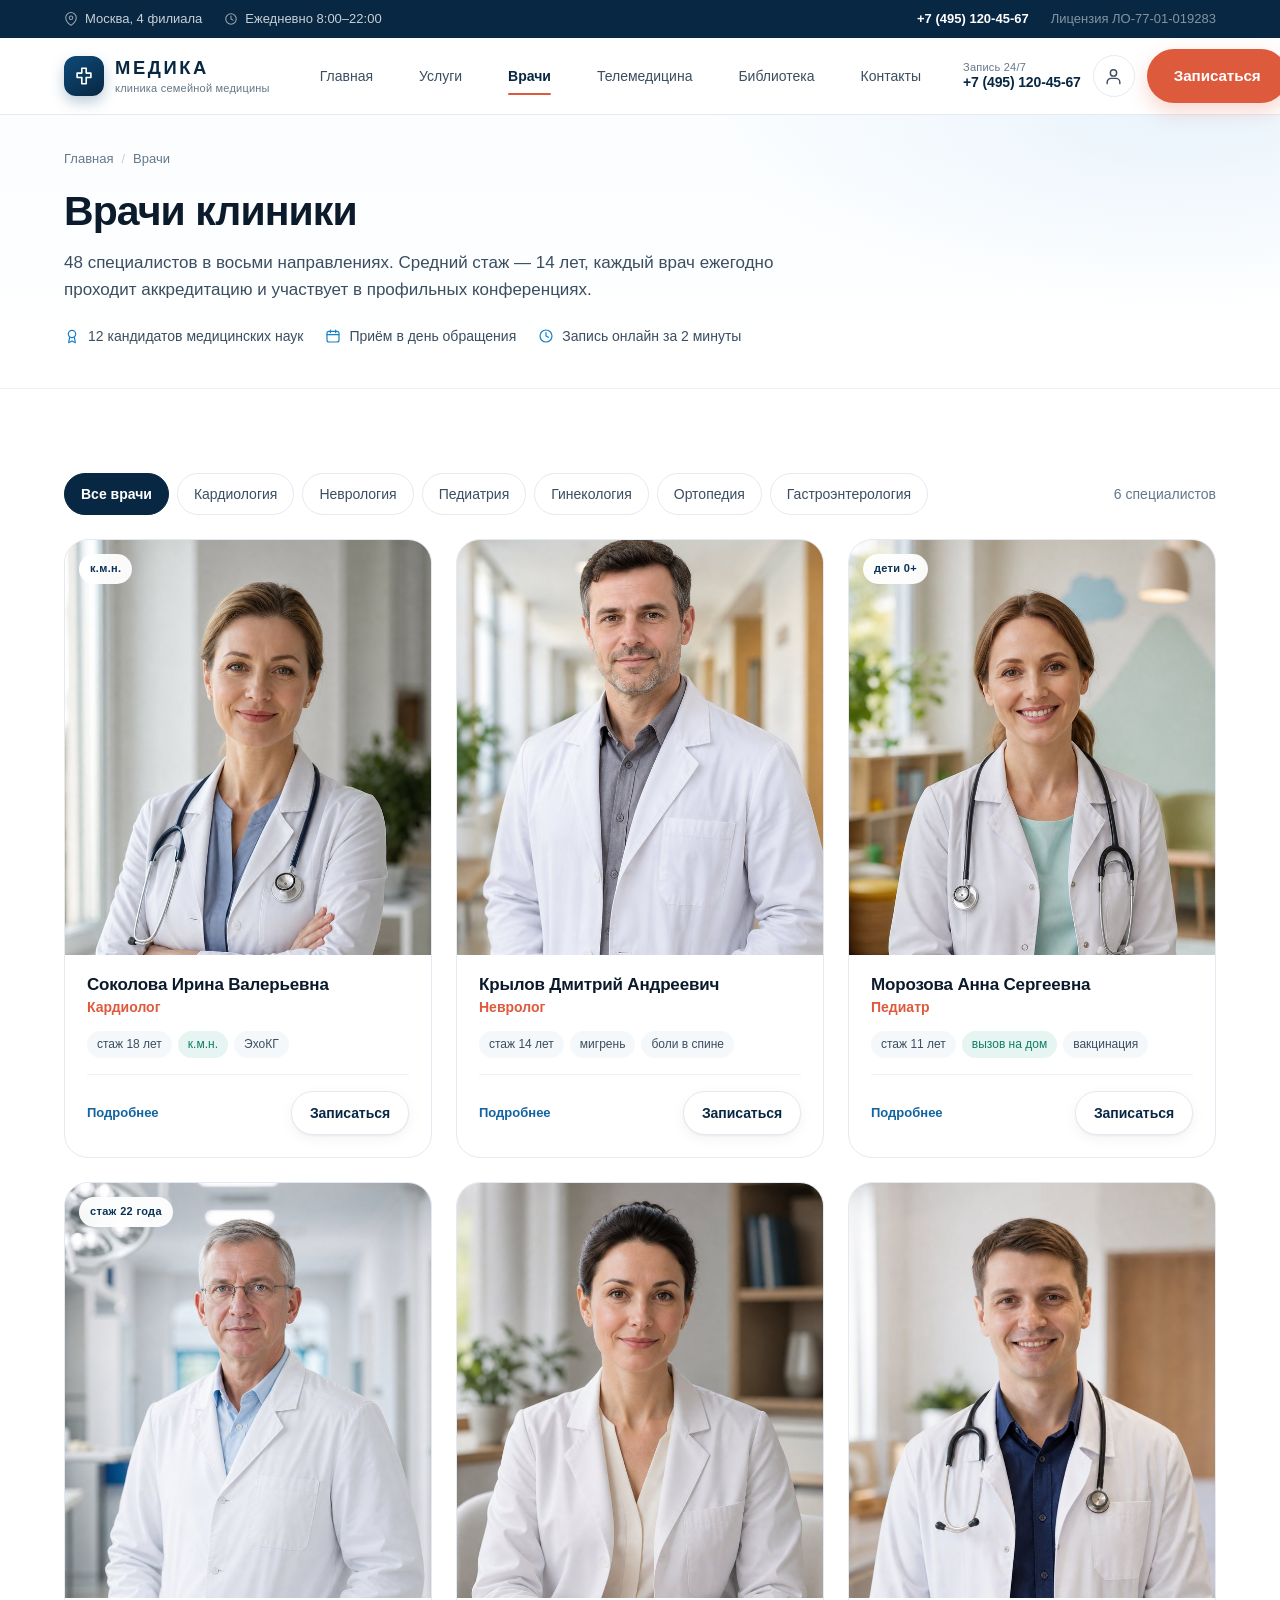
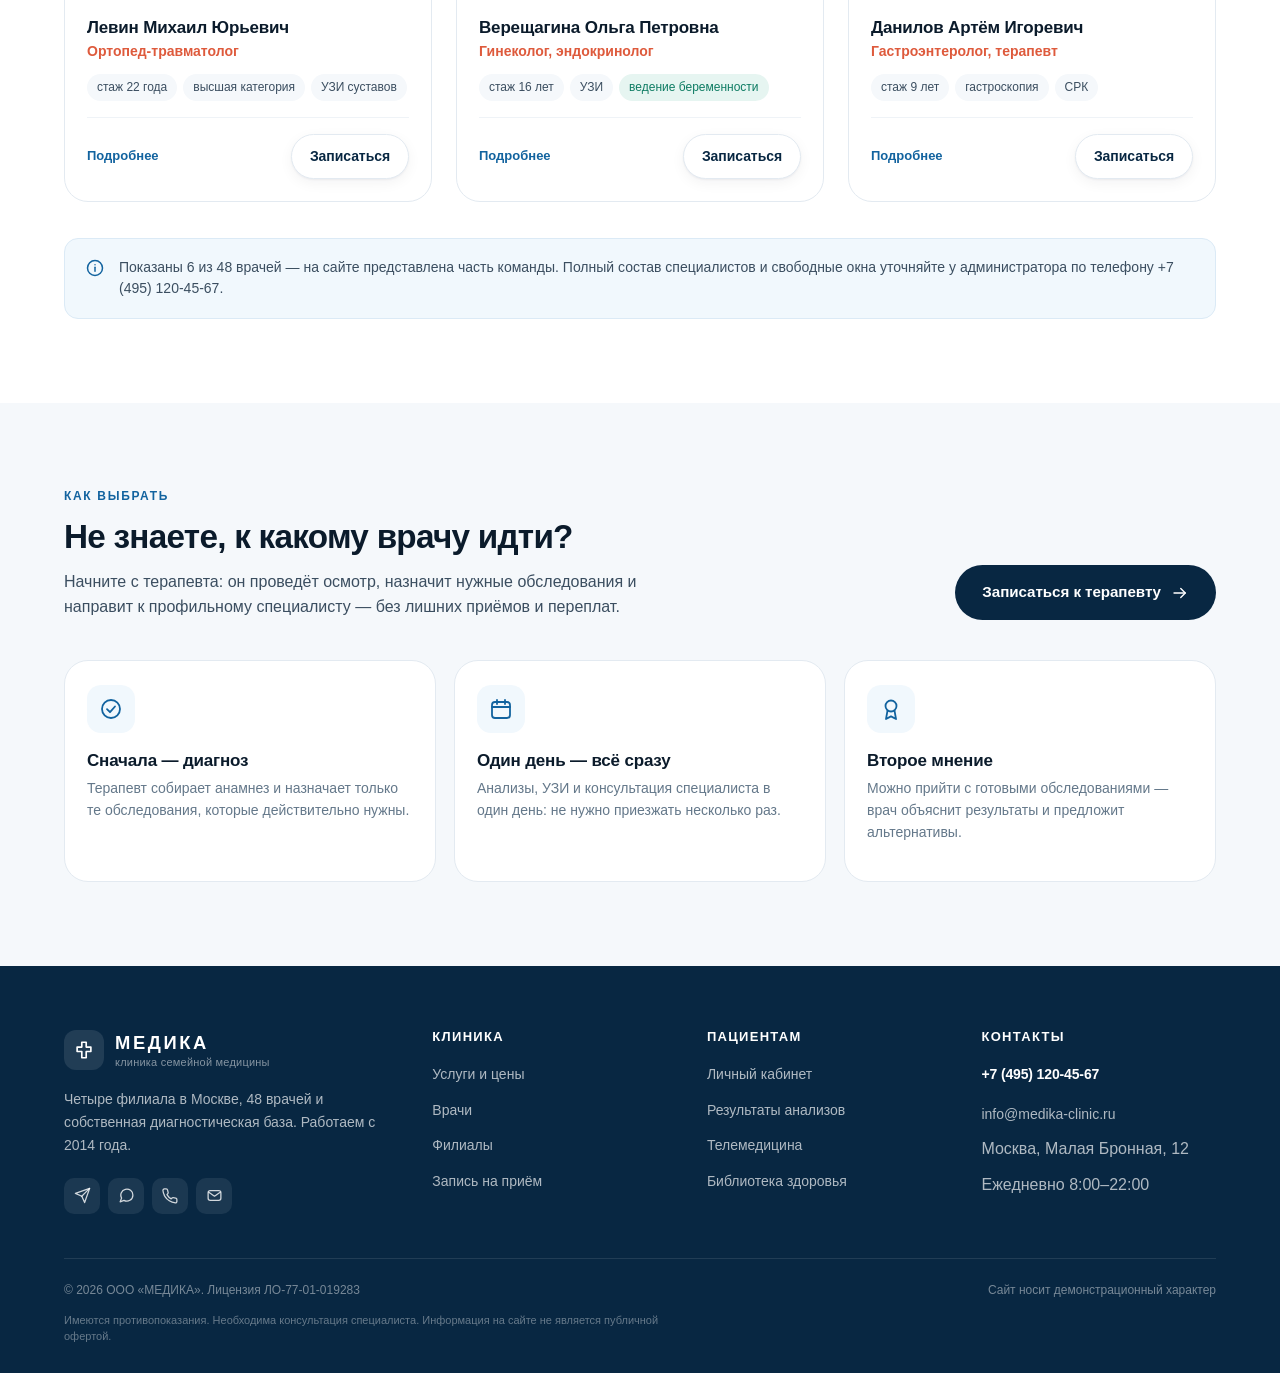
<file: doctors.html>
<!DOCTYPE html>
<html lang="ru">
<head>
<meta charset="utf-8">
<meta name="viewport" content="width=device-width, initial-scale=1">
<title>Врачи клиники МЕДИКА — кардиологи, неврологи, педиатры</title>
<meta name="description" content="48 врачей клиники МЕДИКА: кардиология, неврология, педиатрия, гинекология, ортопедия, гастроэнтерология. Стаж, образование и запись онлайн.">
<link rel="icon" href="assets/favicon.svg" type="image/svg+xml">
<link rel="stylesheet" href="assets/css/style.css">
<link rel="stylesheet" href="assets/css/a11y.css">
<script>try{var a=JSON.parse(localStorage.getItem("medika.a11y.v1")||"{}");if(a.on){var r=document.documentElement;r.className+=" a11y";r.setAttribute("data-scheme",a.scheme||"bw");r.setAttribute("data-size",a.size||"1");r.setAttribute("data-images",a.images===false?"off":"on");r.setAttribute("data-spacing",a.spacing?"on":"off");}}catch(e){}</script>
<script src="assets/js/a11y.js" defer></script>
</head>
<body>

<a class="skip-link" href="#main">Перейти к содержимому</a>

<svg width="0" height="0" style="position:absolute" aria-hidden="true" focusable="false">
  <symbol id="i-logo" viewBox="0 0 24 24"><path d="M9.6 3.5h4.8v5.3h5.1v4.8h-5.1v6.9H9.6v-6.9H4.5V8.8h5.1z"/></symbol>
  <symbol id="i-phone" viewBox="0 0 24 24"><path d="M21 16.9v2.6a2 2 0 0 1-2.2 2 19.6 19.6 0 0 1-8.5-3 19.3 19.3 0 0 1-6-6A19.6 19.6 0 0 1 1.3 4a2 2 0 0 1 2-2.2h2.6a2 2 0 0 1 2 1.7c.1 1 .4 2 .7 2.9a2 2 0 0 1-.5 2.1L7 9.7a15.9 15.9 0 0 0 6 6l1.2-1.2a2 2 0 0 1 2.1-.4c.9.3 1.9.6 2.9.7a2 2 0 0 1 1.8 2z" transform="translate(0 1)"/></symbol>
  <symbol id="i-pin" viewBox="0 0 24 24"><path d="M21 10c0 7-9 13-9 13s-9-6-9-13a9 9 0 0 1 18 0z"/><circle cx="12" cy="10" r="3"/></symbol>
  <symbol id="i-clock" viewBox="0 0 24 24"><circle cx="12" cy="12" r="9"/><polyline points="12 7 12 12 15.5 14"/></symbol>
  <symbol id="i-arrow" viewBox="0 0 24 24"><line x1="4" y1="12" x2="19" y2="12"/><polyline points="13 6 19 12 13 18"/></symbol>
  <symbol id="i-check" viewBox="0 0 24 24"><polyline points="20 6 9 17 4 12"/></symbol>
  <symbol id="i-check-circle" viewBox="0 0 24 24"><circle cx="12" cy="12" r="9"/><polyline points="8 12.2 11 15.2 16 9.5"/></symbol>
  <symbol id="i-calendar" viewBox="0 0 24 24"><rect x="3" y="5" width="18" height="16" rx="3"/><line x1="8" y1="3" x2="8" y2="7"/><line x1="16" y1="3" x2="16" y2="7"/><line x1="3" y1="10" x2="21" y2="10"/></symbol>
  <symbol id="i-mail" viewBox="0 0 24 24"><rect x="3" y="5" width="18" height="14" rx="3"/><polyline points="4 7.5 12 13 20 7.5"/></symbol>
  <symbol id="i-send" viewBox="0 0 24 24"><path d="M22 2 11 13"/><path d="M22 2l-7 20-4-9-9-4z"/></symbol>
  <symbol id="i-message" viewBox="0 0 24 24"><path d="M21 11.5a8.5 8.5 0 0 1-12.6 7.4L3 21l2.1-5.4A8.5 8.5 0 1 1 21 11.5z"/></symbol>
  <symbol id="i-award" viewBox="0 0 24 24"><circle cx="12" cy="9" r="5.5"/><polyline points="8.5 13.6 7 22 12 19.4 17 22 15.5 13.6"/></symbol>
  <symbol id="i-close" viewBox="0 0 24 24"><line x1="6" y1="6" x2="18" y2="18"/><line x1="18" y1="6" x2="6" y2="18"/></symbol>
  <symbol id="i-info" viewBox="0 0 24 24"><circle cx="12" cy="12" r="9"/><line x1="12" y1="11" x2="12" y2="16"/><line x1="12" y1="8" x2="12.01" y2="8"/></symbol>
</svg>

<div class="topbar">
  <div class="container topbar__inner">
    <span class="topbar__item"><svg><use href="#i-pin"/></svg> Москва, 4 филиала</span>
    <span class="topbar__item topbar__item--hide"><svg><use href="#i-clock"/></svg> Ежедневно 8:00–22:00</span>
    <span class="topbar__spacer"></span>
    <a href="tel:+74951204567">+7 (495) 120-45-67</a>
    <span class="topbar__item topbar__lic topbar__item--hide">Лицензия ЛО-77-01-019283</span>
  </div>
</div>

<header class="header" id="header">
  <div class="container header__inner">
    <a class="logo" href="index.html" aria-label="МЕДИКА — на главную">
      <span class="logo__mark"><svg><use href="#i-logo"/></svg></span>
      <span class="logo__text">
        <span class="logo__name">МЕДИКА</span>
        <span class="logo__tag">клиника семейной медицины</span>
      </span>
    </a>
    <nav class="nav" id="nav" aria-label="Основная навигация">
      <a class="nav__link" href="index.html">Главная</a>
      <a class="nav__link" href="services.html">Услуги</a>
      <a class="nav__link is-active" href="doctors.html">Врачи</a>
      <a class="nav__link" href="telemedicine.html">Телемедицина</a>
      <a class="nav__link" href="library.html">Библиотека</a>
      <a class="nav__link" href="contacts.html">Контакты</a>
    </nav>
    <div class="header__actions">
      <div class="header__phone">
        <span>Запись 24/7</span>
        <a href="tel:+74951204567">+7 (495) 120-45-67</a>
      </div>
      <a class="header__account" href="account.html" aria-label="Личный кабинет" title="Личный кабинет">
        <svg viewBox="0 0 24 24" aria-hidden="true"><path d="M20 21v-1.6a5 5 0 0 0-5-5H9a5 5 0 0 0-5 5V21"/><circle cx="12" cy="7.5" r="4"/></svg>
      </a>
      <a class="btn btn--primary" href="appointment.html">Записаться</a>
      <button class="burger" id="burger" aria-label="Открыть меню" aria-expanded="false" aria-controls="nav"><span></span></button>
    </div>
  </div>
</header>

<main id="main">

  <section class="page-hero">
    <div class="container">
      <ol class="breadcrumbs">
        <li><a href="index.html">Главная</a></li>
        <li>Врачи</li>
      </ol>
      <h1>Врачи клиники</h1>
      <p class="page-hero__lead">48 специалистов в восьми направлениях. Средний стаж — 14 лет, каждый врач ежегодно проходит аккредитацию и участвует в профильных конференциях.</p>
      <div class="page-hero__meta">
        <span><svg><use href="#i-award"/></svg> 12 кандидатов медицинских наук</span>
        <span><svg><use href="#i-calendar"/></svg> Приём в день обращения</span>
        <span><svg><use href="#i-clock"/></svg> Запись онлайн за 2 минуты</span>
      </div>
    </div>
  </section>

  <section class="section">
    <div class="container">
      <div class="toolbar">
        <div class="filters" data-filter-group data-filter-target=".doctors-page .doctor-card" data-filter-count="#doctorsCount" role="group" aria-label="Фильтр по специальности" style="margin-bottom:0">
          <button class="filter is-active" data-filter="all" aria-pressed="true">Все врачи</button>
          <button class="filter" data-filter="cardiology" aria-pressed="false">Кардиология</button>
          <button class="filter" data-filter="neurology" aria-pressed="false">Неврология</button>
          <button class="filter" data-filter="pediatrics" aria-pressed="false">Педиатрия</button>
          <button class="filter" data-filter="gynecology" aria-pressed="false">Гинекология</button>
          <button class="filter" data-filter="orthopedics" aria-pressed="false">Ортопедия</button>
          <button class="filter" data-filter="gastro" aria-pressed="false">Гастроэнтерология</button>
        </div>
        <span class="toolbar__count" id="doctorsCount" aria-live="polite">6 специалистов</span>
      </div>

      <div class="doctors-page">

        <article class="doctor-card" data-cat="cardiology">
          <div class="doctor-card__photo">
            <span class="doctor-card__badge">к.м.н.</span>
            <img src="assets/img/doctor-sokolova.jpg" alt="Соколова Ирина Валерьевна, кардиолог" width="720" height="1080">
          </div>
          <div class="doctor-card__body">
            <h3>Соколова Ирина Валерьевна</h3>
            <div class="doctor-card__spec">Кардиолог</div>
            <div class="doctor-card__meta">
              <span class="tag">стаж 18 лет</span>
              <span class="tag tag--green">к.м.н.</span>
              <span class="tag">ЭхоКГ</span>
            </div>
            <div class="doctor-card__foot">
              <button class="doctor-card__more" data-doctor data-id="sokolova" data-name="Соколова Ирина Валерьевна" data-spec="Кардиолог, кандидат медицинских наук" data-photo="assets/img/doctor-sokolova.jpg" data-exp="18 лет" data-degree="к.м.н." data-price="3 200 ₽" data-about="Специализируется на артериальной гипертензии, нарушениях ритма и ведении беременности при сердечно-сосудистых заболеваниях. Ведёт пациентов после инфаркта и стентирования, подбирает терапию с учётом сопутствующих диагнозов." data-education="РНИМУ им. Н. И. Пирогова, лечебное дело, 2005|Ординатура по кардиологии, НМИЦ кардиологии, 2007|Кандидатская диссертация по артериальной гипертензии, 2012|Повышение квалификации «Эхокардиография», 2023">Подробнее</button>
              <a class="btn btn--ghost btn--sm" href="appointment.html?doctor=sokolova">Записаться</a>
            </div>
          </div>
        </article>

        <article class="doctor-card" data-cat="neurology">
          <div class="doctor-card__photo">
            <img src="assets/img/doctor-krylov.jpg" alt="Крылов Дмитрий Андреевич, невролог" width="720" height="1080">
          </div>
          <div class="doctor-card__body">
            <h3>Крылов Дмитрий Андреевич</h3>
            <div class="doctor-card__spec">Невролог</div>
            <div class="doctor-card__meta">
              <span class="tag">стаж 14 лет</span>
              <span class="tag">мигрень</span>
              <span class="tag">боли в спине</span>
            </div>
            <div class="doctor-card__foot">
              <button class="doctor-card__more" data-doctor data-id="krylov" data-name="Крылов Дмитрий Андреевич" data-spec="Невролог" data-photo="assets/img/doctor-krylov.jpg" data-exp="14 лет" data-degree="1 категория" data-price="3 100 ₽" data-about="Занимается диагностикой и лечением мигрени, головных болей напряжения, дорсопатий и нарушений сна. Проводит ботулинотерапию при хронической мигрени и лечебные блокады под контролем УЗИ." data-education="Первый МГМУ им. И. М. Сеченова, лечебное дело, 2009|Ординатура по неврологии, 2011|Профессиональная переподготовка «Ботулинотерапия в неврологии», 2019|Курс «УЗИ-навигация в блокадах позвоночника», 2024">Подробнее</button>
              <a class="btn btn--ghost btn--sm" href="appointment.html?doctor=krylov">Записаться</a>
            </div>
          </div>
        </article>

        <article class="doctor-card" data-cat="pediatrics">
          <div class="doctor-card__photo">
            <span class="doctor-card__badge">дети 0+</span>
            <img src="assets/img/doctor-morozova.jpg" alt="Морозова Анна Сергеевна, педиатр" width="720" height="1080">
          </div>
          <div class="doctor-card__body">
            <h3>Морозова Анна Сергеевна</h3>
            <div class="doctor-card__spec">Педиатр</div>
            <div class="doctor-card__meta">
              <span class="tag">стаж 11 лет</span>
              <span class="tag tag--green">вызов на дом</span>
              <span class="tag">вакцинация</span>
            </div>
            <div class="doctor-card__foot">
              <button class="doctor-card__more" data-doctor data-id="morozova" data-name="Морозова Анна Сергеевна" data-spec="Педиатр" data-photo="assets/img/doctor-morozova.jpg" data-exp="11 лет" data-degree="1 категория" data-price="2 600 ₽" data-about="Наблюдает детей с рождения до 18 лет: развитие, питание, вакцинация по индивидуальному графику. Консультирует по вопросам аллергии, частых ОРВИ и адаптации к детскому саду." data-education="РНИМУ им. Н. И. Пирогова, педиатрия, 2012|Ординатура по педиатрии, 2014|Курс «Вакцинопрофилактика у детей», 2021|Повышение квалификации «Детская аллергология», 2024">Подробнее</button>
              <a class="btn btn--ghost btn--sm" href="appointment.html?doctor=morozova">Записаться</a>
            </div>
          </div>
        </article>

        <article class="doctor-card" data-cat="orthopedics">
          <div class="doctor-card__photo">
            <span class="doctor-card__badge">стаж 22 года</span>
            <img src="assets/img/doctor-levin.jpg" alt="Левин Михаил Юрьевич, ортопед-травматолог" width="720" height="1080">
          </div>
          <div class="doctor-card__body">
            <h3>Левин Михаил Юрьевич</h3>
            <div class="doctor-card__spec">Ортопед-травматолог</div>
            <div class="doctor-card__meta">
              <span class="tag">стаж 22 года</span>
              <span class="tag">высшая категория</span>
              <span class="tag">УЗИ суставов</span>
            </div>
            <div class="doctor-card__foot">
              <button class="doctor-card__more" data-doctor data-id="levin" data-name="Левин Михаил Юрьевич" data-spec="Ортопед-травматолог" data-photo="assets/img/doctor-levin.jpg" data-exp="22 года" data-degree="высшая" data-price="3 400 ₽" data-about="Лечит артрозы, грыжи и протрузии, последствия спортивных травм. Выполняет внутрисуставные инъекции под УЗИ-контролем и составляет индивидуальные программы реабилитации." data-education="МГМСУ им. А. И. Евдокимова, лечебное дело, 2001|Ординатура по травматологии и ортопедии, 2003|Профессиональная переподготовка «Ультразвуковая диагностика», 2015|Член Ассоциации травматологов-ортопедов России">Подробнее</button>
              <a class="btn btn--ghost btn--sm" href="appointment.html?doctor=levin">Записаться</a>
            </div>
          </div>
        </article>

        <article class="doctor-card" data-cat="gynecology">
          <div class="doctor-card__photo">
            <img src="assets/img/doctor-vereshchagina.jpg" alt="Верещагина Ольга Петровна, гинеколог" width="720" height="1080">
          </div>
          <div class="doctor-card__body">
            <h3>Верещагина Ольга Петровна</h3>
            <div class="doctor-card__spec">Гинеколог, эндокринолог</div>
            <div class="doctor-card__meta">
              <span class="tag">стаж 16 лет</span>
              <span class="tag">УЗИ</span>
              <span class="tag tag--green">ведение беременности</span>
            </div>
            <div class="doctor-card__foot">
              <button class="doctor-card__more" data-doctor data-id="vereshchagina" data-name="Верещагина Ольга Петровна" data-spec="Гинеколог, эндокринолог" data-photo="assets/img/doctor-vereshchagina.jpg" data-exp="16 лет" data-degree="1 категория" data-price="3 000 ₽" data-about="Ведёт пациенток с нарушениями цикла, эндометриозом и СПКЯ, сопровождает беременность с первого триместра. Выполняет УЗИ органов малого таза и кольпоскопию." data-education="РНИМУ им. Н. И. Пирогова, лечебное дело, 2007|Ординатура по акушерству и гинекологии, 2009|Профессиональная переподготовка «Эндокринология», 2016|Курс «УЗИ в акушерстве и гинекологии», 2022">Подробнее</button>
              <a class="btn btn--ghost btn--sm" href="appointment.html?doctor=vereshchagina">Записаться</a>
            </div>
          </div>
        </article>

        <article class="doctor-card" data-cat="gastro">
          <div class="doctor-card__photo">
            <img src="assets/img/doctor-danilov.jpg" alt="Данилов Артём Игоревич, гастроэнтеролог" width="720" height="1080">
          </div>
          <div class="doctor-card__body">
            <h3>Данилов Артём Игоревич</h3>
            <div class="doctor-card__spec">Гастроэнтеролог, терапевт</div>
            <div class="doctor-card__meta">
              <span class="tag">стаж 9 лет</span>
              <span class="tag">гастроскопия</span>
              <span class="tag">СРК</span>
            </div>
            <div class="doctor-card__foot">
              <button class="doctor-card__more" data-doctor data-id="danilov" data-name="Данилов Артём Игоревич" data-spec="Гастроэнтеролог, терапевт" data-photo="assets/img/doctor-danilov.jpg" data-exp="9 лет" data-degree="2 категория" data-price="3 300 ₽" data-about="Занимается диагностикой и лечением гастрита, ГЭРБ, синдрома раздражённого кишечника и заболеваний печени. Проводит гастро- и колоноскопию с седацией." data-education="РязГМУ им. И. П. Павлова, лечебное дело, 2014|Ординатура по терапии, 2016|Профессиональная переподготовка «Гастроэнтерология», 2018|Курс «Эндоскопия верхних отделов ЖКТ», 2023">Подробнее</button>
              <a class="btn btn--ghost btn--sm" href="appointment.html?doctor=danilov">Записаться</a>
            </div>
          </div>
        </article>

      </div>

      <div class="lead-note" style="margin-top:36px">
        <svg><use href="#i-info"/></svg>
        <span>Показаны 6 из 48 врачей — на сайте представлена часть команды. Полный состав специалистов и свободные окна уточняйте у администратора по телефону +7 (495) 120-45-67.</span>
      </div>
    </div>
  </section>

  <section class="section section--soft">
    <div class="container">
      <div class="section-head">
        <div class="section-head__text">
          <span class="kicker">Как выбрать</span>
          <h2>Не знаете, к какому врачу идти?</h2>
          <p>Начните с терапевта: он проведёт осмотр, назначит нужные обследования и направит к профильному специалисту — без лишних приёмов и переплат.</p>
        </div>
        <a class="btn btn--dark section-head__link" href="appointment.html?spec=therapist">Записаться к терапевту <svg><use href="#i-arrow"/></svg></a>
      </div>
      <div class="cards cards--3">
        <div class="service-card">
          <span class="service-card__icon"><svg><use href="#i-check-circle"/></svg></span>
          <h3>Сначала — диагноз</h3>
          <p>Терапевт собирает анамнез и назначает только те обследования, которые действительно нужны.</p>
        </div>
        <div class="service-card">
          <span class="service-card__icon"><svg><use href="#i-calendar"/></svg></span>
          <h3>Один день — всё сразу</h3>
          <p>Анализы, УЗИ и консультация специалиста в один день: не нужно приезжать несколько раз.</p>
        </div>
        <div class="service-card">
          <span class="service-card__icon"><svg><use href="#i-award"/></svg></span>
          <h3>Второе мнение</h3>
          <p>Можно прийти с готовыми обследованиями — врач объяснит результаты и предложит альтернативы.</p>
        </div>
      </div>
    </div>
  </section>

</main>

<!-- ============ Модальное окно врача ============ -->
<div class="modal" id="doctorModal" role="dialog" aria-modal="true" aria-labelledby="dmName" aria-hidden="true">
  <div class="modal__overlay" data-modal-close></div>
  <div class="modal__panel">
    <button class="modal__close" data-modal-close aria-label="Закрыть"><svg><use href="#i-close"/></svg></button>
    <div class="modal__head">
      <div class="modal__photo"><img id="dmPhoto" src="assets/img/doctor-sokolova.jpg" alt=""></div>
      <div style="min-width:0">
        <h3 class="modal__name" id="dmName">Врач</h3>
        <div class="modal__spec" id="dmSpec"></div>
        <div class="modal__facts">
          <div class="modal__fact"><b id="dmExp">—</b><span>стаж</span></div>
          <div class="modal__fact"><b id="dmDegree">—</b><span>категория</span></div>
          <div class="modal__fact"><b id="dmPrice">—</b><span>приём</span></div>
        </div>
      </div>
    </div>
    <div class="modal__body">
      <div class="modal__section">
        <h4>О враче</h4>
        <p id="dmAbout"></p>
      </div>
      <div class="modal__section">
        <h4>Образование и квалификация</h4>
        <ul id="dmEducation"></ul>
      </div>
      <div class="modal__foot">
        <a class="btn btn--primary" id="dmBook" href="appointment.html">Записаться на приём</a>
        <a class="btn btn--ghost" href="tel:+74951204567">Позвонить</a>
      </div>
    </div>
  </div>
</div>

<footer class="footer">
  <div class="container">
    <div class="footer__grid">
      <div>
        <a class="logo" href="index.html">
          <span class="logo__mark"><svg><use href="#i-logo"/></svg></span>
          <span class="logo__text">
            <span class="logo__name">МЕДИКА</span>
            <span class="logo__tag">клиника семейной медицины</span>
          </span>
        </a>
        <p class="footer__about">Четыре филиала в Москве, 48 врачей и собственная диагностическая база. Работаем с 2014 года.</p>
        <div class="socials">
          <a href="#" aria-label="Telegram"><svg><use href="#i-send"/></svg></a>
          <a href="#" aria-label="WhatsApp"><svg><use href="#i-message"/></svg></a>
          <a href="tel:+74951204567" aria-label="Позвонить"><svg><use href="#i-phone"/></svg></a>
          <a href="mailto:info@medika-clinic.ru" aria-label="Написать письмо"><svg><use href="#i-mail"/></svg></a>
        </div>
      </div>
      <div>
        <h4>Клиника</h4>
        <ul>
          <li><a href="services.html">Услуги и цены</a></li>
          <li><a href="doctors.html">Врачи</a></li>
          <li><a href="contacts.html">Филиалы</a></li>
          <li><a href="appointment.html">Запись на приём</a></li>
        </ul>
      </div>
      <div>
        <h4>Пациентам</h4>
        <ul>
          <li><a href="account.html">Личный кабинет</a></li>
          <li><a href="account.html#results">Результаты анализов</a></li>
          <li><a href="telemedicine.html">Телемедицина</a></li>
          <li><a href="library.html">Библиотека здоровья</a></li>
        </ul>
      </div>
      <div>
        <h4>Контакты</h4>
        <a class="footer__phone" href="tel:+74951204567">+7 (495) 120-45-67</a>
        <ul style="margin-top:14px">
          <li><a href="mailto:info@medika-clinic.ru">info@medika-clinic.ru</a></li>
          <li>Москва, Малая Бронная, 12</li>
          <li>Ежедневно 8:00–22:00</li>
        </ul>
      </div>
    </div>
    <div class="footer__bottom">
      <span>© <span data-year>2026</span> ООО «МЕДИКА». Лицензия ЛО-77-01-019283</span>
      <span>Сайт носит демонстрационный характер</span>
      <span class="footer__disclaimer">Имеются противопоказания. Необходима консультация специалиста. Информация на сайте не является публичной офертой.</span>
    </div>
  </div>
</footer>

<script src="assets/js/main.js"></script>
<script src="assets/js/auth.js"></script>
</body>
</html>
</file>
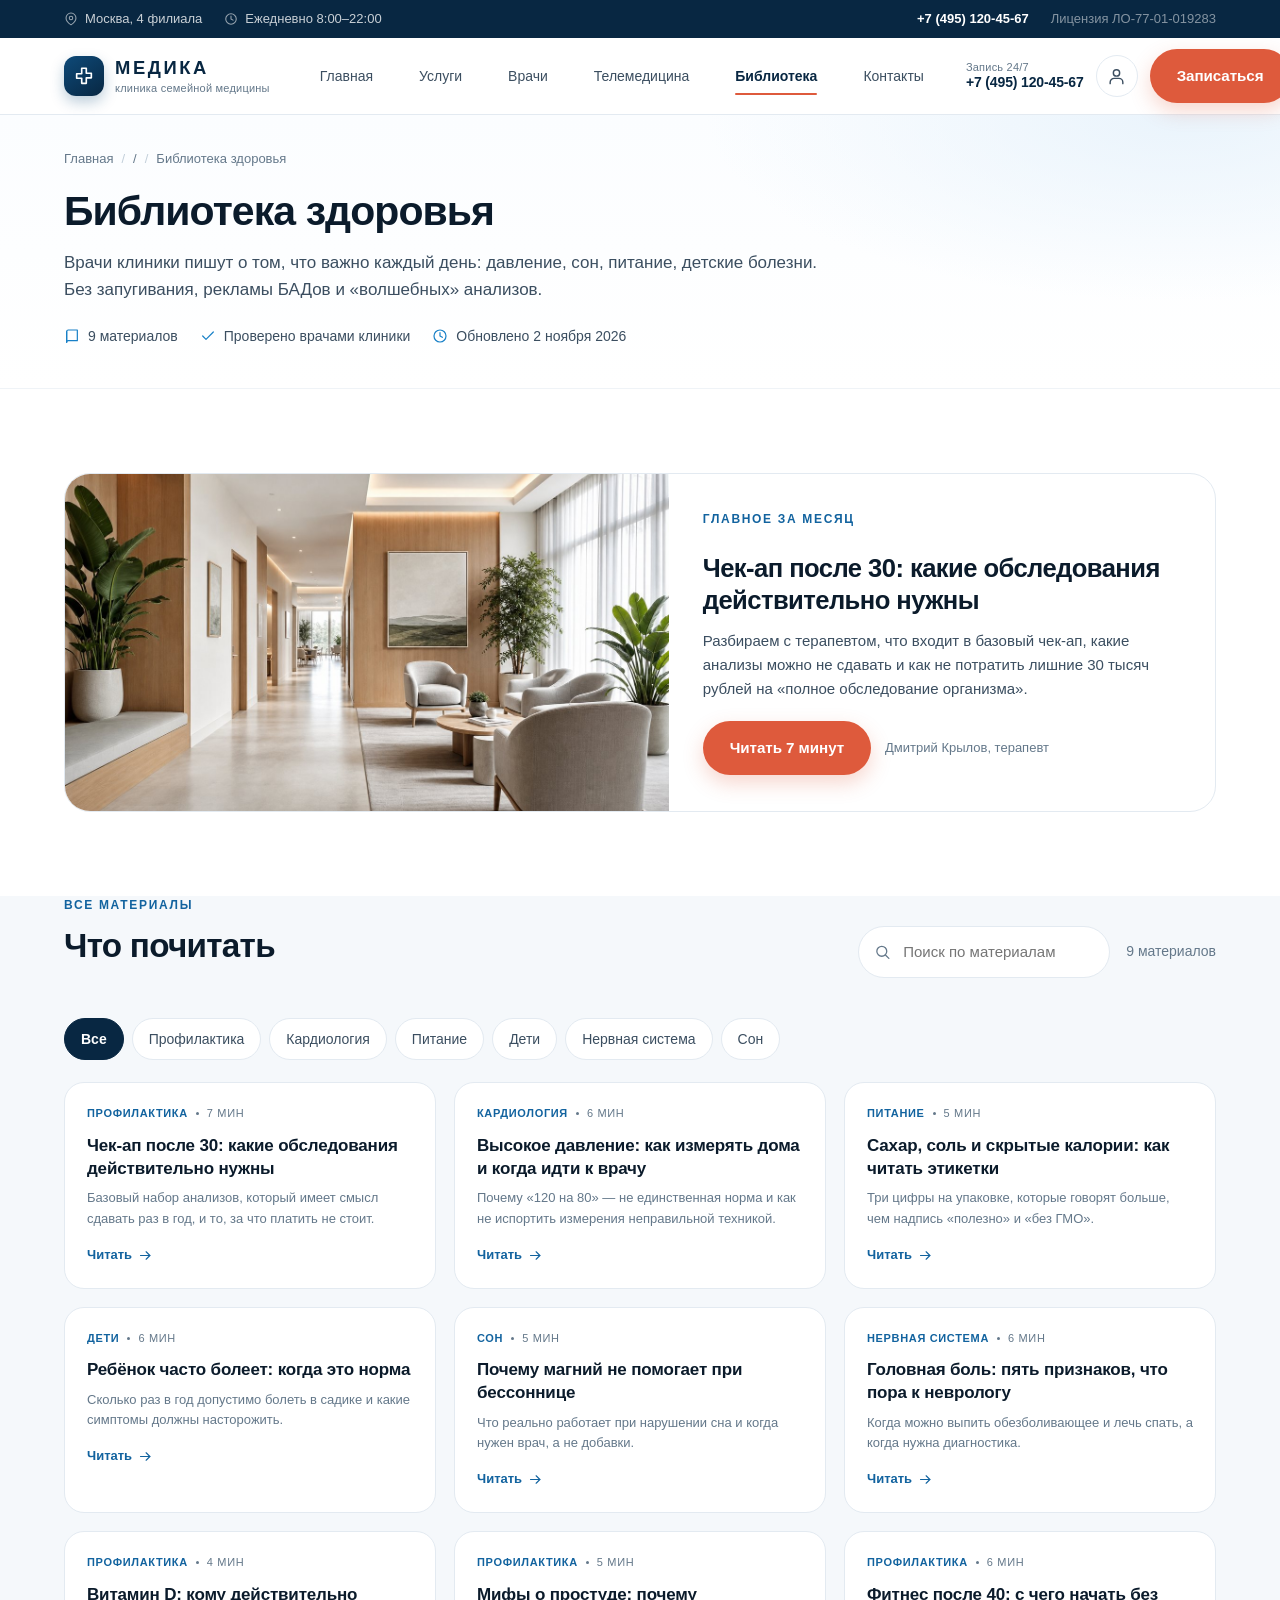
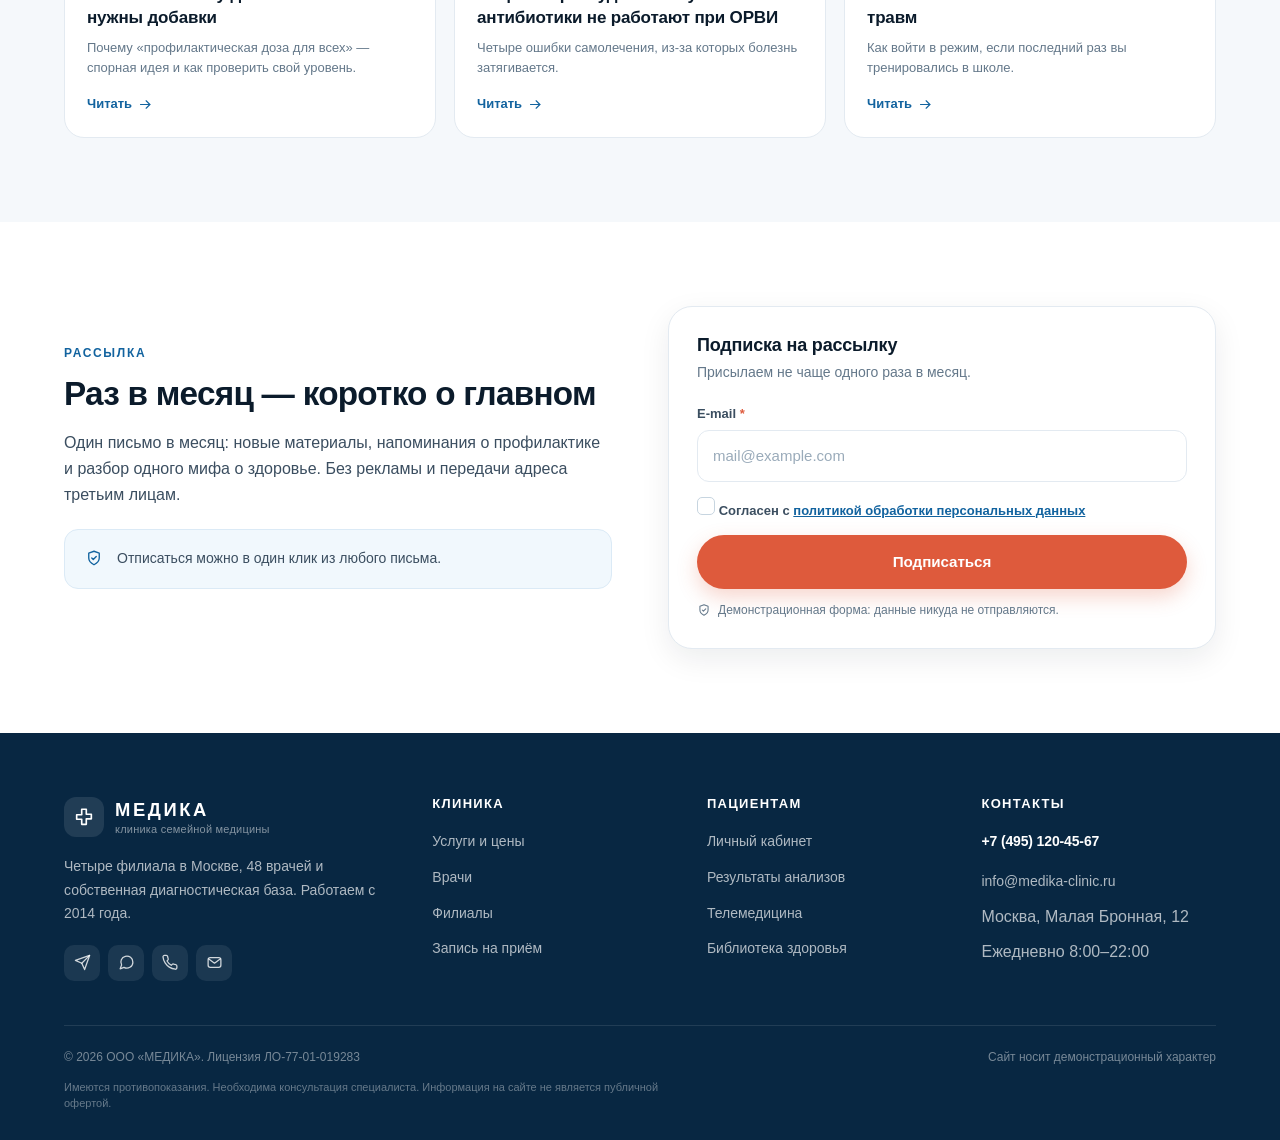
<file: library.html>
<!DOCTYPE html>
<html lang="ru">
<head>
<meta charset="utf-8">
<meta name="viewport" content="width=device-width, initial-scale=1">
<title>Библиотека здоровья — статьи врачей клиники МЕДИКА</title>
<meta name="description" content="Понятные статьи от врачей МЕДИКА: профилактика, кардиология, питание, детское здоровье, сон и нервная система. Без запугивания и рекламы БАДов.">
<link rel="icon" href="assets/favicon.svg" type="image/svg+xml">
<link rel="stylesheet" href="assets/css/style.css">
<link rel="stylesheet" href="assets/css/a11y.css">
<script>try{var a=JSON.parse(localStorage.getItem("medika.a11y.v1")||"{}");if(a.on){var r=document.documentElement;r.className+=" a11y";r.setAttribute("data-scheme",a.scheme||"bw");r.setAttribute("data-size",a.size||"1");r.setAttribute("data-images",a.images===false?"off":"on");r.setAttribute("data-spacing",a.spacing?"on":"off");}}catch(e){}</script>
<script src="assets/js/a11y.js" defer></script>
</head>
<body>

<a class="skip-link" href="#main">Перейти к содержимому</a>

<svg width="0" height="0" style="position:absolute" aria-hidden="true" focusable="false">
  <symbol id="i-logo" viewBox="0 0 24 24"><path d="M9.5 3.5h5v5.5H20v5h-5.5V20h-5v-5.5H4v-5h5.5z"/></symbol>
  <symbol id="i-pin" viewBox="0 0 24 24"><path d="M20.5 10.3c0 6.4-8.5 11.7-8.5 11.7s-8.5-5.3-8.5-11.7a8.5 8.5 0 0 1 17 0z"/><circle cx="12" cy="10.3" r="3"/></symbol>
  <symbol id="i-clock" viewBox="0 0 24 24"><circle cx="12" cy="12" r="9"/><polyline points="12 7 12 12 15.5 14"/></symbol>
  <symbol id="i-check" viewBox="0 0 24 24"><polyline points="20 6 9 17 4 12"/></symbol>
  <symbol id="i-shield" viewBox="0 0 24 24"><path d="M12 21s7-3.5 7-9V5.5L12 3 5 5.5V12c0 5.5 7 9 7 9z"/><polyline points="9 12 11 14 15 10"/></symbol>
  <symbol id="i-user" viewBox="0 0 24 24"><path d="M20 21v-1.6a5 5 0 0 0-5-5H9a5 5 0 0 0-5 5V21"/><circle cx="12" cy="7.5" r="4"/></symbol>
  <symbol id="i-arrow" viewBox="0 0 24 24"><line x1="4" y1="12" x2="19" y2="12"/><polyline points="13 6 19 12 13 18"/></symbol>
  <symbol id="i-phone" viewBox="0 0 24 24"><path d="M21 16.9v2.6a2 2 0 0 1-2.2 2 19.5 19.5 0 0 1-8.5-3 19.2 19.2 0 0 1-5.9-5.9 19.5 19.5 0 0 1-3-8.6A2 2 0 0 1 3.4 2H6a2 2 0 0 1 2 1.7c.1 1 .4 1.9.7 2.8a2 2 0 0 1-.5 2.1L7.1 9.9a15.7 15.7 0 0 0 6 6l1.3-1.3a2 2 0 0 1 2.1-.4c.9.3 1.8.6 2.8.7a2 2 0 0 1 1.7 2z"/></symbol>
  <symbol id="i-mail" viewBox="0 0 24 24"><rect x="3" y="5" width="18" height="14" rx="3"/><polyline points="4 7 12 13 20 7"/></symbol>
  <symbol id="i-send" viewBox="0 0 24 24"><path d="M22 2 11 13"/><path d="M22 2l-7 20-4-9-9-4z"/></symbol>
  <symbol id="i-message" viewBox="0 0 24 24"><path d="M21 11.5a8.5 8.5 0 0 1-12.6 7.4L3 21l2.1-5.4A8.5 8.5 0 1 1 21 11.5z"/></symbol>
  <symbol id="i-search" viewBox="0 0 24 24"><circle cx="11" cy="11" r="7"/><line x1="16.5" y1="16.5" x2="21" y2="21"/></symbol>
  <symbol id="i-close" viewBox="0 0 24 24"><line x1="6" y1="6" x2="18" y2="18"/><line x1="18" y1="6" x2="6" y2="18"/></symbol>
  <symbol id="i-book" viewBox="0 0 24 24"><path d="M4 5.5A2.5 2.5 0 0 1 6.5 3H20v16H6.5A2.5 2.5 0 0 0 4 21.5z"/><line x1="4" y1="5.5" x2="4" y2="21.5"/></symbol>
</svg>

<div class="topbar">
  <div class="container topbar__inner">
    <span class="topbar__item">
      <svg><use href="#i-pin"/></svg> Москва, 4 филиала
    </span>
    <span class="topbar__item topbar__item--hide">
      <svg><use href="#i-clock"/></svg> Ежедневно 8:00–22:00
    </span>
    <span class="topbar__spacer"></span>
    <a href="tel:+74951204567">+7 (495) 120-45-67</a>
    <span class="topbar__item topbar__lic topbar__item--hide">Лицензия ЛО-77-01-019283</span>
  </div>
</div>

<header class="header" id="header">
  <div class="container header__inner">
    <a class="logo" href="index.html" aria-label="МЕДИКА — на главную">
      <span class="logo__mark"><svg><use href="#i-logo"/></svg></span>
      <span class="logo__text">
        <span class="logo__name">МЕДИКА</span>
        <span class="logo__tag">клиника семейной медицины</span>
      </span>
    </a>

    <nav class="nav" id="nav" aria-label="Основная навигация">
      <a class="nav__link" href="index.html">Главная</a>
      <a class="nav__link" href="services.html">Услуги</a>
      <a class="nav__link" href="doctors.html">Врачи</a>
      <a class="nav__link" href="telemedicine.html">Телемедицина</a>
      <a class="nav__link is-active" href="library.html">Библиотека</a>
      <a class="nav__link" href="contacts.html">Контакты</a>
    </nav>

    <div class="header__actions">
      <div class="header__phone">
        <span>Запись 24/7</span>
        <a href="tel:+74951204567">+7 (495) 120-45-67</a>
      </div>
      <a class="header__account" href="account.html" aria-label="Личный кабинет" title="Личный кабинет">
        <svg viewBox="0 0 24 24" aria-hidden="true"><path d="M20 21v-1.6a5 5 0 0 0-5-5H9a5 5 0 0 0-5 5V21"/><circle cx="12" cy="7.5" r="4"/></svg>
      </a>
      <a class="btn btn--primary" href="appointment.html">Записаться</a>
      <button class="burger" id="burger" aria-label="Открыть меню" aria-expanded="false" aria-controls="nav">
        <span></span>
      </button>
    </div>
  </div>
</header>

<main id="main">

  <section class="page-hero">
    <div class="container">
      <ol class="breadcrumbs">
        <li><a href="index.html">Главная</a></li>
        <li><span>/</span></li>
        <li>Библиотека здоровья</li>
      </ol>
      <h1>Библиотека здоровья</h1>
      <p class="page-hero__lead">Врачи клиники пишут о том, что важно каждый день: давление, сон, питание, детские болезни. Без запугивания, рекламы БАДов и «волшебных» анализов.</p>
      <div class="page-hero__meta">
        <span><svg><use href="#i-book"/></svg> 9 материалов</span>
        <span><svg><use href="#i-check"/></svg> Проверено врачами клиники</span>
        <span><svg><use href="#i-clock"/></svg> Обновлено 2 ноября 2026</span>
      </div>
    </div>
  </section>

  <section class="section">
    <div class="container">

      <div class="lib-feature reveal">
        <div class="lib-feature__media">
          <img src="assets/img/clinic.jpg" alt="Интерьер клиники МЕДИКА">
        </div>
        <div class="lib-feature__body">
          <span class="kicker">Главное за месяц</span>
          <h2>Чек-ап после 30: какие обследования действительно нужны</h2>
          <p>Разбираем с терапевтом, что входит в базовый чек-ап, какие анализы можно не сдавать и как не потратить лишние 30 тысяч рублей на «полное обследование организма».</p>
          <div style="display:flex;gap:14px;align-items:center;flex-wrap:wrap">
            <button class="btn btn--primary" type="button" data-article="1">Читать 7 минут</button>
            <span style="font-size:.8125rem;color:var(--muted)">Дмитрий Крылов, терапевт</span>
          </div>
        </div>
      </div>

    </div>
  </section>

  <section class="section section--soft" style="padding-top:0">
    <div class="container">
      <div class="section-head">
        <div class="section-head__text">
          <span class="kicker">Все материалы</span>
          <h2>Что почитать</h2>
        </div>
        <div class="toolbar" style="margin:0">
          <div class="toolbar__search">
            <svg><use href="#i-search"/></svg>
            <input id="libSearch" type="search" placeholder="Поиск по материалам" aria-label="Поиск по материалам">
          </div>
          <div class="toolbar__count"><span id="libCount">9 материалов</span></div>
        </div>
      </div>

      <div class="filters" style="margin-bottom:22px" role="group" aria-label="Категории">
        <button class="filter is-active" type="button" data-cat="all">Все</button>
        <button class="filter" type="button" data-cat="prevention">Профилактика</button>
        <button class="filter" type="button" data-cat="cardio">Кардиология</button>
        <button class="filter" type="button" data-cat="nutrition">Питание</button>
        <button class="filter" type="button" data-cat="kids">Дети</button>
        <button class="filter" type="button" data-cat="neuro">Нервная система</button>
        <button class="filter" type="button" data-cat="sleep">Сон</button>
      </div>

      <div class="cards cards--3" id="articleGrid"></div>

      <div class="empty-state" id="libEmpty">
        По запросу ничего не нашлось. Попробуйте другую формулировку или выберите категорию.
      </div>
    </div>
  </section>

  <section class="section">
    <div class="container split">
      <div class="split__body">
        <span class="kicker">Рассылка</span>
        <h2>Раз в месяц — коротко о главном</h2>
        <p class="lead">Один письмо в месяц: новые материалы, напоминания о профилактике и разбор одного мифа о здоровье. Без рекламы и передачи адреса третьим лицам.</p>
        <p class="lead-note">
          <svg style="width:18px;height:18px"><use href="#i-shield"/></svg>
          Отписаться можно в один клик из любого письма.
        </p>
      </div>

      <div class="form-card">
        <form data-form novalidate>
          <h3>Подписка на рассылку</h3>
          <p class="form-card__sub">Присылаем не чаще одного раза в месяц.</p>

          <div class="field">
            <label for="subEmail">E-mail <span class="req">*</span></label>
            <input class="input" id="subEmail" name="email" type="email" placeholder="mail@example.com" autocomplete="email" data-required>
            <span class="error-msg">Проверьте адрес почты</span>
          </div>

          <div class="field field--check">
            <label class="checkbox">
              <input type="checkbox" name="consent" data-required>
              <span>Согласен с <a href="#">политикой обработки персональных данных</a></span>
            </label>
            <span class="error-msg">Отметьте согласие, чтобы продолжить</span>
          </div>

          <button class="btn btn--primary btn--block" type="submit">Подписаться</button>
          <div class="form-note">
            <svg style="width:14px;height:14px"><use href="#i-shield"/></svg>
            Демонстрационная форма: данные никуда не отправляются.
          </div>
        </form>

        <div class="form-success" role="status">
          <div class="form-success__icon"><svg><use href="#i-check"/></svg></div>
          <h3>Готово</h3>
          <p>Подписка оформлена. Первое письмо придёт в начале следующего месяца.</p>
        </div>
      </div>
    </div>
  </section>

</main>

<div class="modal" id="readerModal" aria-hidden="true" role="dialog" aria-modal="true" aria-labelledby="readerTitle">
  <div class="modal__overlay" data-reader-close></div>
  <div class="modal__panel" style="max-width:780px">
    <button class="modal__close" type="button" data-reader-close aria-label="Закрыть">
      <svg><use href="#i-close"/></svg>
    </button>
    <div class="modal__body">
      <div class="reader__head">
        <span class="reader__cat" id="readerCat"></span>
        <h2 class="modal__name" id="readerTitle" style="margin:0 0 8px"></h2>
        <div class="article-card__meta" style="margin:0"><span id="readerMeta"></span></div>
      </div>
      <div class="reader__body" id="readerBody"></div>
      <div class="reader__note">Материал носит информационный характер и не заменяет консультацию врача. Если состояние ухудшается — звоните 103.</div>
      <div class="modal__foot" style="margin-top:20px">
        <a class="btn btn--primary" href="appointment.html">Записаться к врачу</a>
        <button class="btn btn--ghost" type="button" data-reader-close>Закрыть</button>
      </div>
    </div>
  </div>
</div>

<footer class="footer">
  <div class="container">
    <div class="footer__grid">
      <div>
        <a class="logo" href="index.html">
          <span class="logo__mark"><svg><use href="#i-logo"/></svg></span>
          <span class="logo__text">
            <span class="logo__name">МЕДИКА</span>
            <span class="logo__tag">клиника семейной медицины</span>
          </span>
        </a>
        <p class="footer__about">Четыре филиала в Москве, 48 врачей и собственная диагностическая база. Работаем с 2014 года.</p>
        <div class="socials">
          <a href="#" aria-label="Telegram"><svg><use href="#i-send"/></svg></a>
          <a href="#" aria-label="WhatsApp"><svg><use href="#i-message"/></svg></a>
          <a href="tel:+74951204567" aria-label="Позвонить"><svg><use href="#i-phone"/></svg></a>
          <a href="mailto:info@medika-clinic.ru" aria-label="Написать письмо"><svg><use href="#i-mail"/></svg></a>
        </div>
      </div>

      <div>
        <h4>Клиника</h4>
        <ul>
          <li><a href="services.html">Услуги и цены</a></li>
          <li><a href="doctors.html">Врачи</a></li>
          <li><a href="contacts.html">Филиалы</a></li>
          <li><a href="appointment.html">Запись на приём</a></li>
        </ul>
      </div>

      <div>
        <h4>Пациентам</h4>
        <ul>
          <li><a href="account.html">Личный кабинет</a></li>
          <li><a href="account.html#results">Результаты анализов</a></li>
          <li><a href="telemedicine.html">Телемедицина</a></li>
          <li><a href="library.html">Библиотека здоровья</a></li>
        </ul>
      </div>

      <div>
        <h4>Контакты</h4>
        <a class="footer__phone" href="tel:+74951204567">+7 (495) 120-45-67</a>
        <ul style="margin-top:14px">
          <li><a href="mailto:info@medika-clinic.ru">info@medika-clinic.ru</a></li>
          <li>Москва, Малая Бронная, 12</li>
          <li>Ежедневно 8:00–22:00</li>
        </ul>
      </div>
    </div>

    <div class="footer__bottom">
      <span>© <span data-year>2026</span> ООО «МЕДИКА». Лицензия ЛО-77-01-019283</span>
      <span>Сайт носит демонстрационный характер</span>
      <span class="footer__disclaimer">Имеются противопоказания. Необходима консультация специалиста. Информация на сайте не является публичной офертой.</span>
    </div>
  </div>
</footer>

<script src="assets/js/main.js"></script>
<script src="assets/js/auth.js"></script>
<script src="assets/js/library.js"></script>
</body>
</html>
</file>
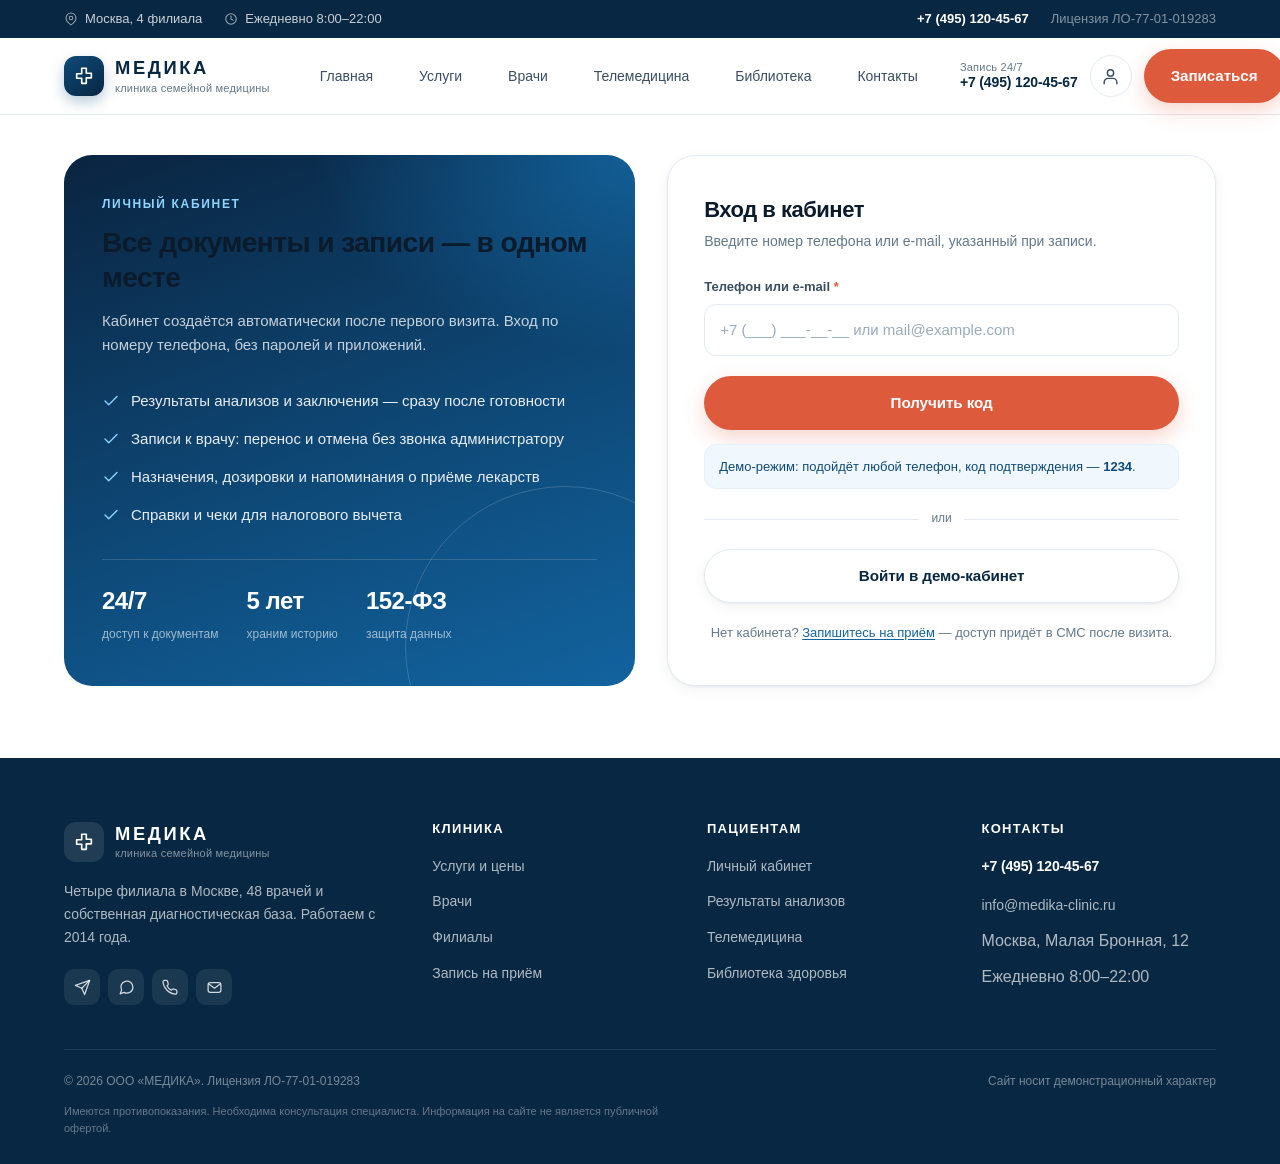
<file: login.html>
<!DOCTYPE html>
<html lang="ru">
<head>
<meta charset="utf-8">
<meta name="viewport" content="width=device-width, initial-scale=1">
<title>Вход в личный кабинет — клиника МЕДИКА</title>
<meta name="description" content="Личный кабинет пациента клиники МЕДИКА: записи, результаты анализов, документы и назначения врача в одном месте.">
<link rel="icon" href="assets/favicon.svg" type="image/svg+xml">
<link rel="stylesheet" href="assets/css/style.css">
<link rel="stylesheet" href="assets/css/a11y.css">
<script>try{var a=JSON.parse(localStorage.getItem("medika.a11y.v1")||"{}");if(a.on){var r=document.documentElement;r.className+=" a11y";r.setAttribute("data-scheme",a.scheme||"bw");r.setAttribute("data-size",a.size||"1");r.setAttribute("data-images",a.images===false?"off":"on");r.setAttribute("data-spacing",a.spacing?"on":"off");}}catch(e){}</script>
<script src="assets/js/a11y.js" defer></script>
</head>
<body>

<a class="skip-link" href="#main">Перейти к содержимому</a>

<svg width="0" height="0" style="position:absolute" aria-hidden="true" focusable="false">
  <symbol id="i-logo" viewBox="0 0 24 24"><path d="M9.5 3.5h5v5.5H20v5h-5.5V20h-5v-5.5H4v-5h5.5z"/></symbol>
  <symbol id="i-pin" viewBox="0 0 24 24"><path d="M20.5 10.3c0 6.4-8.5 11.7-8.5 11.7s-8.5-5.3-8.5-11.7a8.5 8.5 0 0 1 17 0z"/><circle cx="12" cy="10.3" r="3"/></symbol>
  <symbol id="i-clock" viewBox="0 0 24 24"><circle cx="12" cy="12" r="9"/><polyline points="12 7 12 12 15.5 14"/></symbol>
  <symbol id="i-check" viewBox="0 0 24 24"><polyline points="20 6 9 17 4 12"/></symbol>
  <symbol id="i-shield" viewBox="0 0 24 24"><path d="M12 21s7-3.5 7-9V5.5L12 3 5 5.5V12c0 5.5 7 9 7 9z"/><polyline points="9 12 11 14 15 10"/></symbol>
  <symbol id="i-user" viewBox="0 0 24 24"><path d="M20 21v-1.6a5 5 0 0 0-5-5H9a5 5 0 0 0-5 5V21"/><circle cx="12" cy="7.5" r="4"/></symbol>
  <symbol id="i-arrow" viewBox="0 0 24 24"><line x1="4" y1="12" x2="19" y2="12"/><polyline points="13 6 19 12 13 18"/></symbol>
  <symbol id="i-phone" viewBox="0 0 24 24"><path d="M21 16.9v2.6a2 2 0 0 1-2.2 2 19.5 19.5 0 0 1-8.5-3 19.2 19.2 0 0 1-5.9-5.9 19.5 19.5 0 0 1-3-8.6A2 2 0 0 1 3.4 2H6a2 2 0 0 1 2 1.7c.1 1 .4 1.9.7 2.8a2 2 0 0 1-.5 2.1L7.1 9.9a15.7 15.7 0 0 0 6 6l1.3-1.3a2 2 0 0 1 2.1-.4c.9.3 1.8.6 2.8.7a2 2 0 0 1 1.7 2z"/></symbol>
  <symbol id="i-mail" viewBox="0 0 24 24"><rect x="3" y="5" width="18" height="14" rx="3"/><polyline points="4 7 12 13 20 7"/></symbol>
  <symbol id="i-send" viewBox="0 0 24 24"><path d="M22 2 11 13"/><path d="M22 2l-7 20-4-9-9-4z"/></symbol>
  <symbol id="i-message" viewBox="0 0 24 24"><path d="M21 11.5a8.5 8.5 0 0 1-12.6 7.4L3 21l2.1-5.4A8.5 8.5 0 1 1 21 11.5z"/></symbol>
  <symbol id="i-lock" viewBox="0 0 24 24"><rect x="4" y="10" width="16" height="11" rx="3"/><path d="M8 10V7a4 4 0 0 1 8 0v3"/></symbol>
</svg>

<div class="topbar">
  <div class="container topbar__inner">
    <span class="topbar__item">
      <svg><use href="#i-pin"/></svg> Москва, 4 филиала
    </span>
    <span class="topbar__item topbar__item--hide">
      <svg><use href="#i-clock"/></svg> Ежедневно 8:00–22:00
    </span>
    <span class="topbar__spacer"></span>
    <a href="tel:+74951204567">+7 (495) 120-45-67</a>
    <span class="topbar__item topbar__lic topbar__item--hide">Лицензия ЛО-77-01-019283</span>
  </div>
</div>

<header class="header" id="header">
  <div class="container header__inner">
    <a class="logo" href="index.html" aria-label="МЕДИКА — на главную">
      <span class="logo__mark"><svg><use href="#i-logo"/></svg></span>
      <span class="logo__text">
        <span class="logo__name">МЕДИКА</span>
        <span class="logo__tag">клиника семейной медицины</span>
      </span>
    </a>

    <nav class="nav" id="nav" aria-label="Основная навигация">
      <a class="nav__link" href="index.html">Главная</a>
      <a class="nav__link" href="services.html">Услуги</a>
      <a class="nav__link" href="doctors.html">Врачи</a>
      <a class="nav__link" href="telemedicine.html">Телемедицина</a>
      <a class="nav__link" href="library.html">Библиотека</a>
      <a class="nav__link" href="contacts.html">Контакты</a>
    </nav>

    <div class="header__actions">
      <div class="header__phone">
        <span>Запись 24/7</span>
        <a href="tel:+74951204567">+7 (495) 120-45-67</a>
      </div>
      <a class="header__account" href="account.html" aria-label="Личный кабинет" title="Личный кабинет">
        <svg viewBox="0 0 24 24" aria-hidden="true"><path d="M20 21v-1.6a5 5 0 0 0-5-5H9a5 5 0 0 0-5 5V21"/><circle cx="12" cy="7.5" r="4"/></svg>
      </a>
      <a class="btn btn--primary" href="appointment.html">Записаться</a>
      <button class="burger" id="burger" aria-label="Открыть меню" aria-expanded="false" aria-controls="nav">
        <span></span>
      </button>
    </div>
  </div>
</header>

<main id="main">
  <section class="auth">
    <div class="container auth__inner">

      <aside class="auth__aside">
        <div>
          <span class="kicker" style="color:#8fd3ff">Личный кабинет</span>
          <h1 class="auth__title">Все документы и записи — в одном месте</h1>
          <p class="auth__text">Кабинет создаётся автоматически после первого визита. Вход по номеру телефона, без паролей и приложений.</p>
        </div>

        <ul class="auth__list">
          <li><svg><use href="#i-check"/></svg> Результаты анализов и заключения — сразу после готовности</li>
          <li><svg><use href="#i-check"/></svg> Записи к врачу: перенос и отмена без звонка администратору</li>
          <li><svg><use href="#i-check"/></svg> Назначения, дозировки и напоминания о приёме лекарств</li>
          <li><svg><use href="#i-check"/></svg> Справки и чеки для налогового вычета</li>
        </ul>

        <div class="auth__stats">
          <div class="auth__stat"><b>24/7</b><span>доступ к документам</span></div>
          <div class="auth__stat"><b>5 лет</b><span>храним историю</span></div>
          <div class="auth__stat"><b>152-ФЗ</b><span>защита данных</span></div>
        </div>
      </aside>

      <div class="auth__card">
        <h2 id="authTitle">Вход в кабинет</h2>
        <p class="auth__sub">Введите номер телефона или e-mail, указанный при записи.</p>

        <form id="loginForm" novalidate>
          <div class="field">
            <label for="loginId">Телефон или e-mail <span class="req">*</span></label>
            <input class="input" id="loginId" name="loginId" type="text" inputmode="tel" autocomplete="username" placeholder="+7 (___) ___-__-__ или mail@example.com">
            <span class="error-msg" id="loginIdError" hidden></span>
          </div>

          <div class="field" id="codeField" hidden>
            <label for="loginCode">Код из СМС <span class="req">*</span></label>
            <div class="code-row">
              <input class="input" id="loginCode" name="loginCode" type="text" inputmode="numeric" maxlength="4" autocomplete="one-time-code" placeholder="••••">
            </div>
            <span class="error-msg" id="loginCodeError" hidden></span>
          </div>

          <button class="btn btn--primary btn--block" id="loginBtn" type="submit" style="margin-top:6px">Получить код</button>
        </form>

        <p class="auth__hint" id="loginHint">
          Демо-режим: подойдёт любой телефон, код подтверждения — <b>1234</b>.
        </p>

        <div class="auth__divider">или</div>

        <button class="btn btn--ghost btn--block" id="demoLogin" type="button">Войти в демо-кабинет</button>

        <p class="auth__note">
          Нет кабинета? <a href="appointment.html">Запишитесь на приём</a> — доступ придёт в СМС после визита.
        </p>
      </div>

    </div>
  </section>
</main>

<footer class="footer">
  <div class="container">
    <div class="footer__grid">
      <div>
        <a class="logo" href="index.html">
          <span class="logo__mark"><svg><use href="#i-logo"/></svg></span>
          <span class="logo__text">
            <span class="logo__name">МЕДИКА</span>
            <span class="logo__tag">клиника семейной медицины</span>
          </span>
        </a>
        <p class="footer__about">Четыре филиала в Москве, 48 врачей и собственная диагностическая база. Работаем с 2014 года.</p>
        <div class="socials">
          <a href="#" aria-label="Telegram"><svg><use href="#i-send"/></svg></a>
          <a href="#" aria-label="WhatsApp"><svg><use href="#i-message"/></svg></a>
          <a href="tel:+74951204567" aria-label="Позвонить"><svg><use href="#i-phone"/></svg></a>
          <a href="mailto:info@medika-clinic.ru" aria-label="Написать письмо"><svg><use href="#i-mail"/></svg></a>
        </div>
      </div>

      <div>
        <h4>Клиника</h4>
        <ul>
          <li><a href="services.html">Услуги и цены</a></li>
          <li><a href="doctors.html">Врачи</a></li>
          <li><a href="contacts.html">Филиалы</a></li>
          <li><a href="appointment.html">Запись на приём</a></li>
        </ul>
      </div>

      <div>
        <h4>Пациентам</h4>
        <ul>
          <li><a href="account.html">Личный кабинет</a></li>
          <li><a href="account.html#results">Результаты анализов</a></li>
          <li><a href="telemedicine.html">Телемедицина</a></li>
          <li><a href="library.html">Библиотека здоровья</a></li>
        </ul>
      </div>

      <div>
        <h4>Контакты</h4>
        <a class="footer__phone" href="tel:+74951204567">+7 (495) 120-45-67</a>
        <ul style="margin-top:14px">
          <li><a href="mailto:info@medika-clinic.ru">info@medika-clinic.ru</a></li>
          <li>Москва, Малая Бронная, 12</li>
          <li>Ежедневно 8:00–22:00</li>
        </ul>
      </div>
    </div>

    <div class="footer__bottom">
      <span>© <span data-year>2026</span> ООО «МЕДИКА». Лицензия ЛО-77-01-019283</span>
      <span>Сайт носит демонстрационный характер</span>
      <span class="footer__disclaimer">Имеются противопоказания. Необходима консультация специалиста. Информация на сайте не является публичной офертой.</span>
    </div>
  </div>
</footer>

<script src="assets/js/main.js"></script>
<script src="assets/js/auth.js"></script>
</body>
</html>
</file>
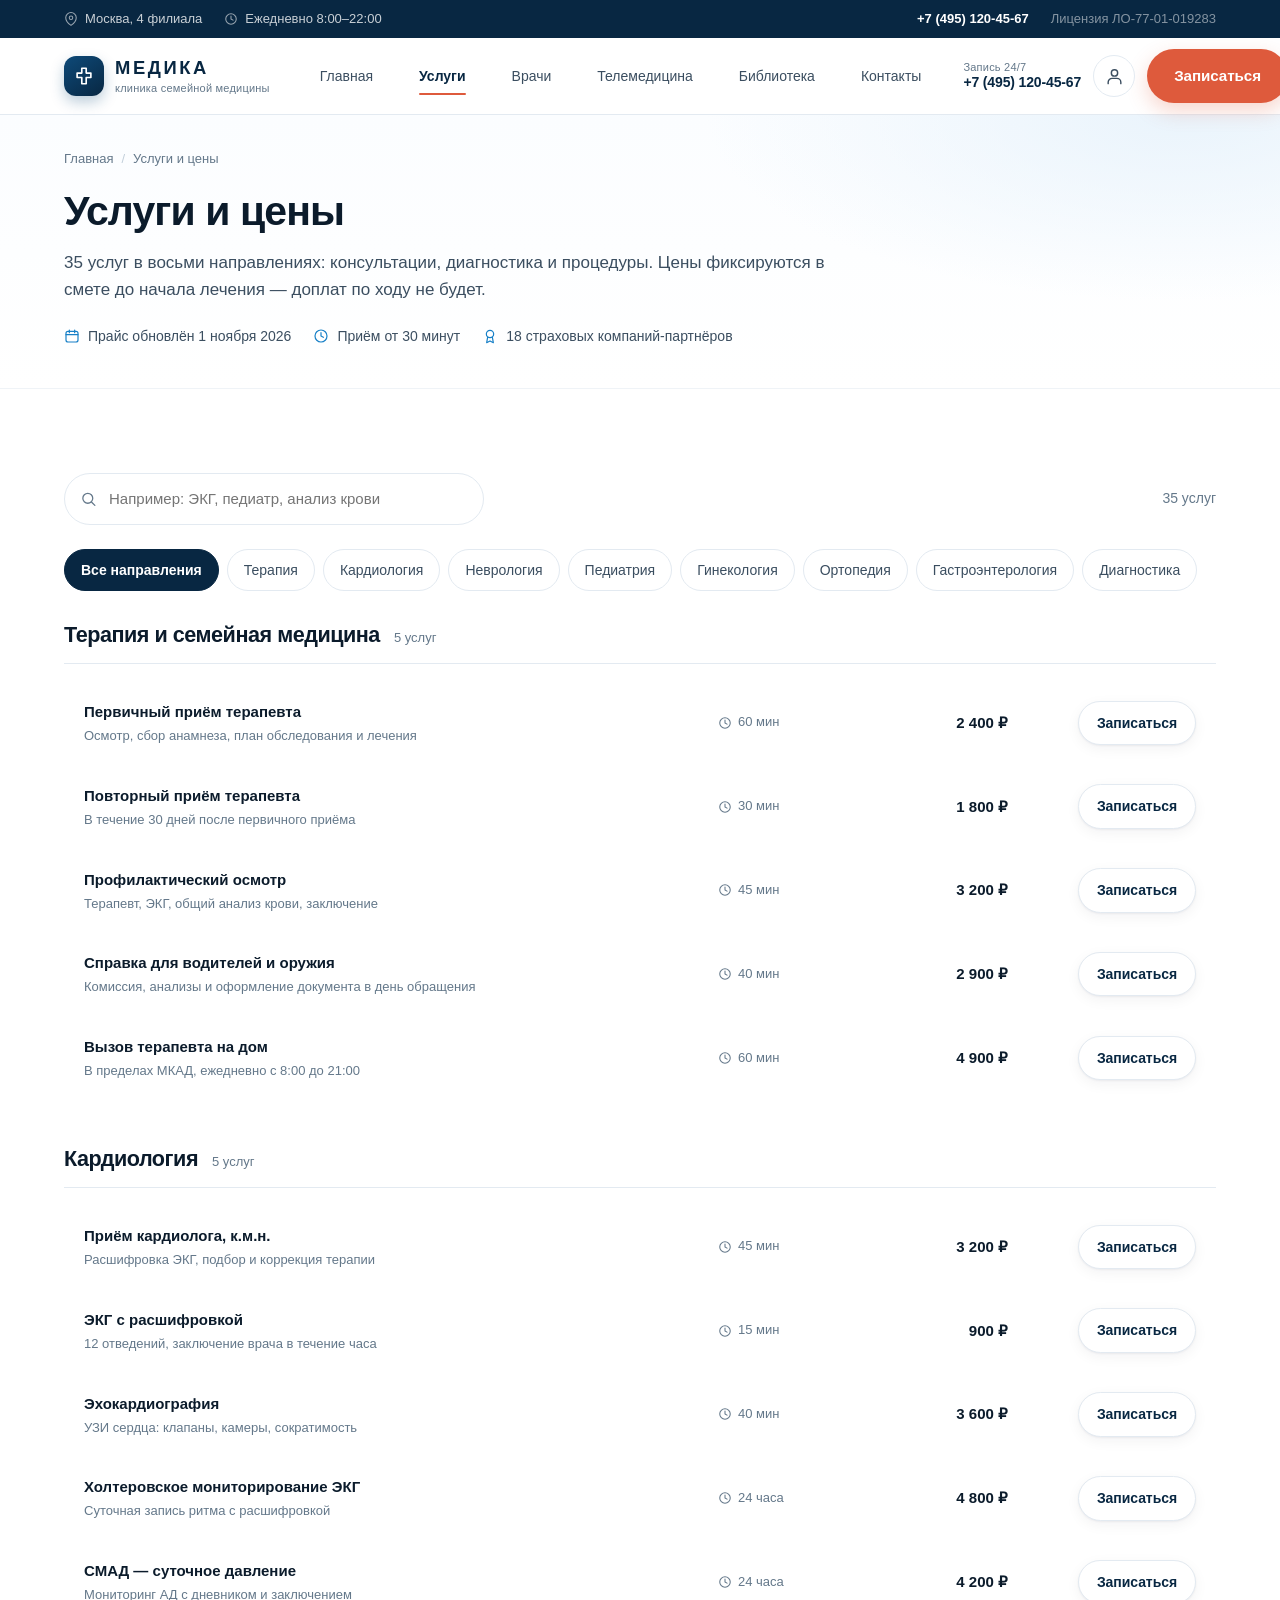
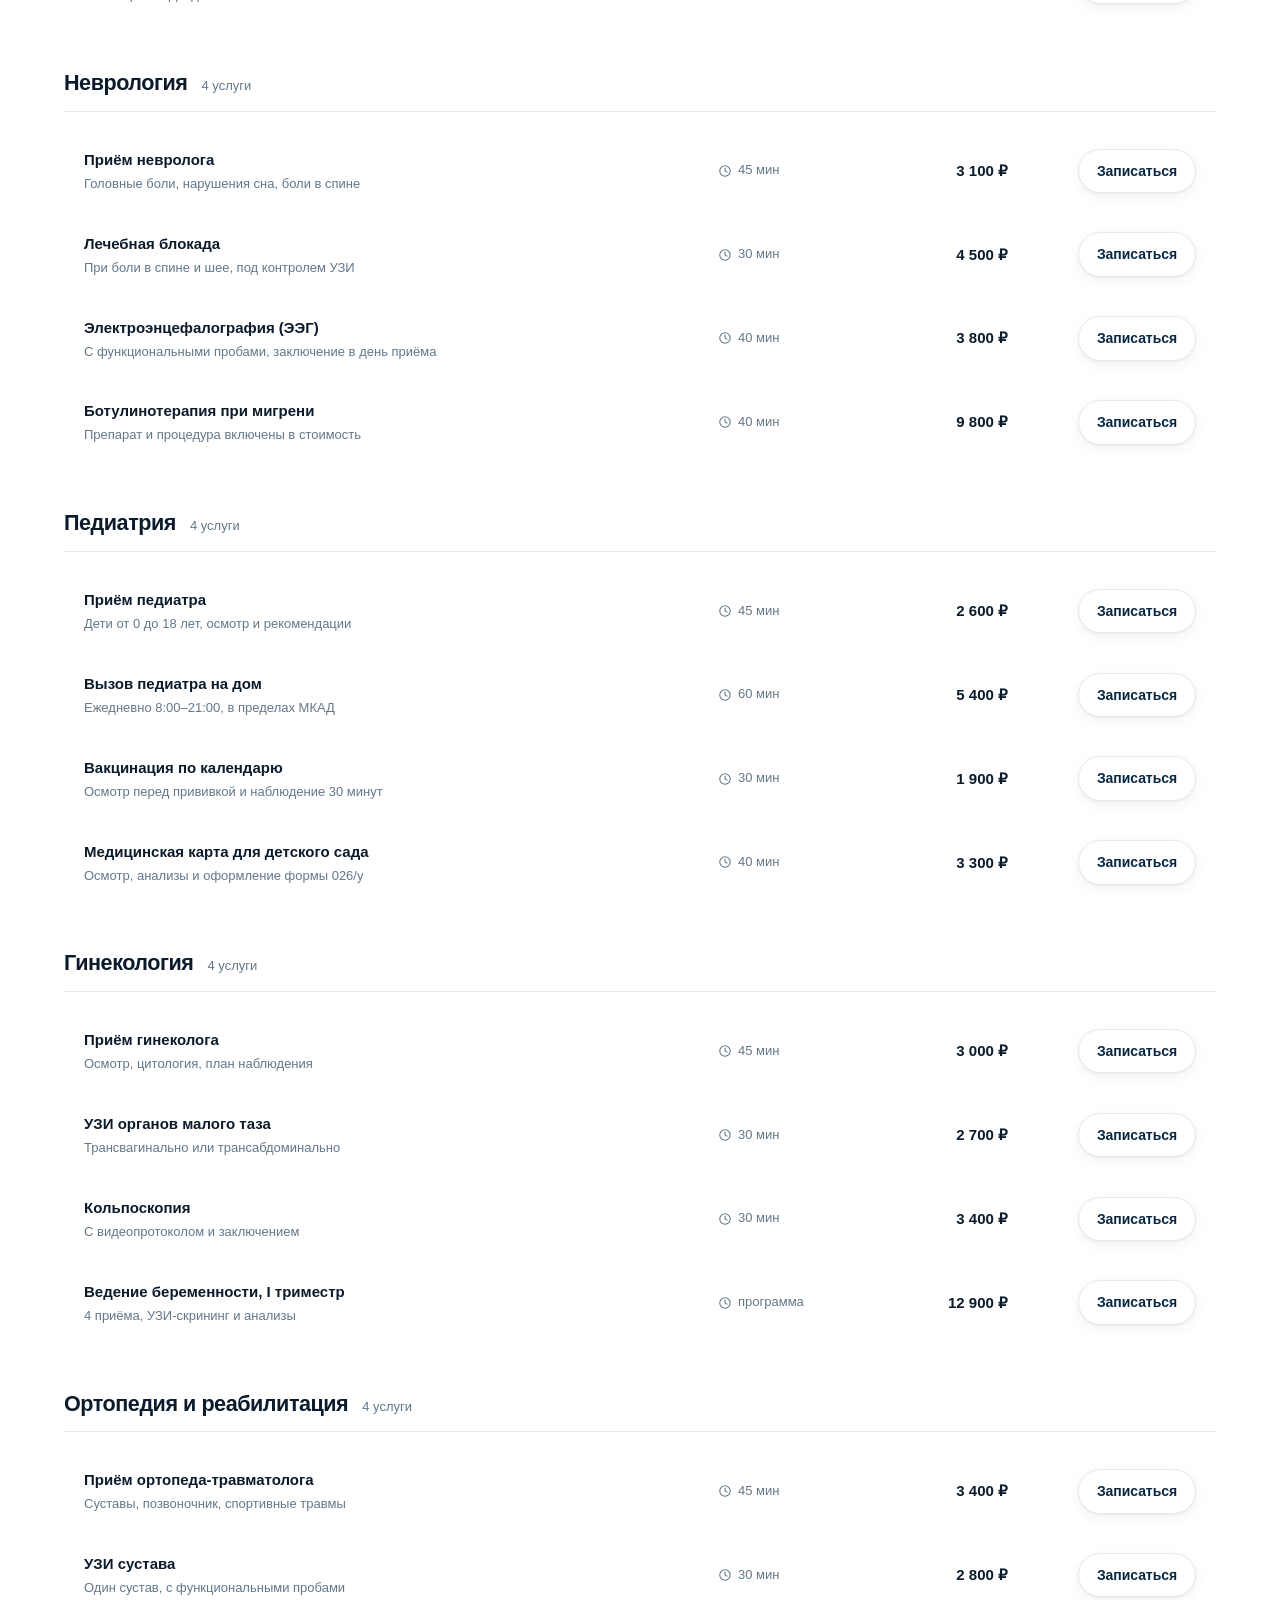
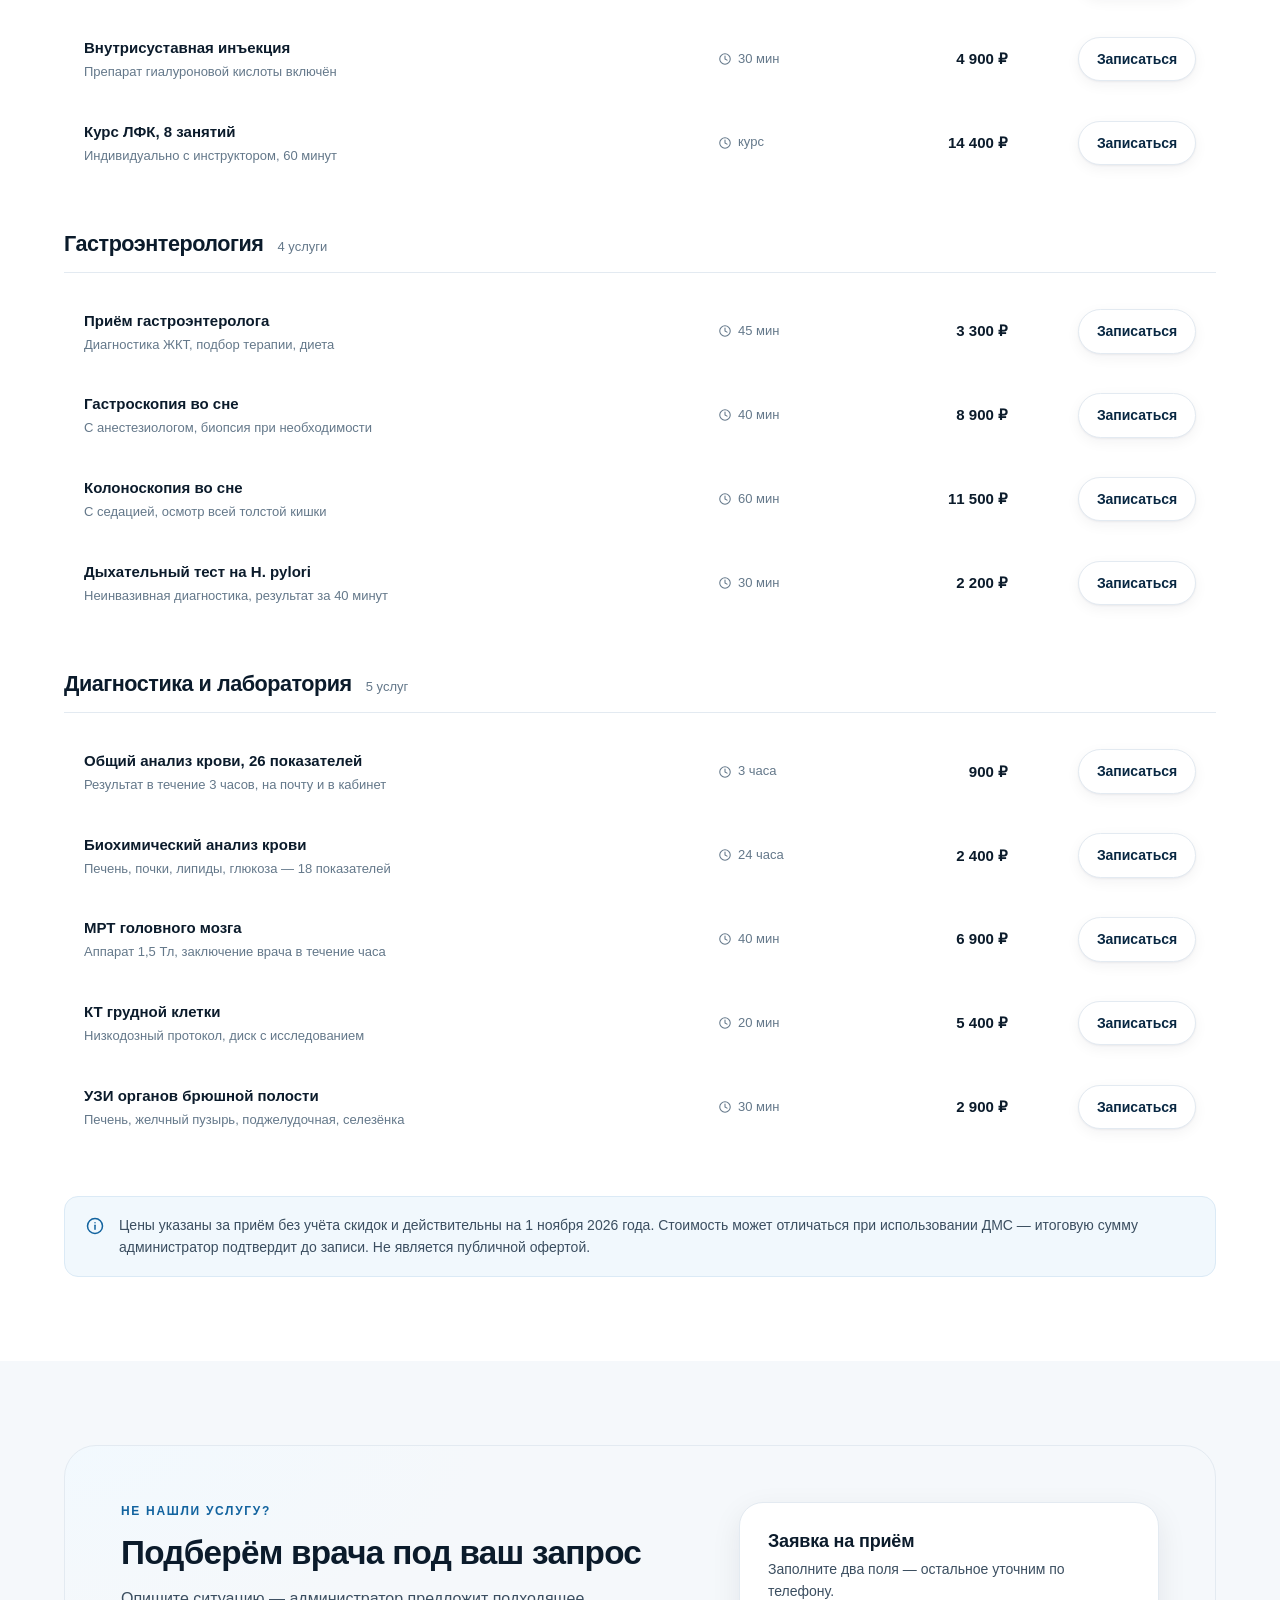
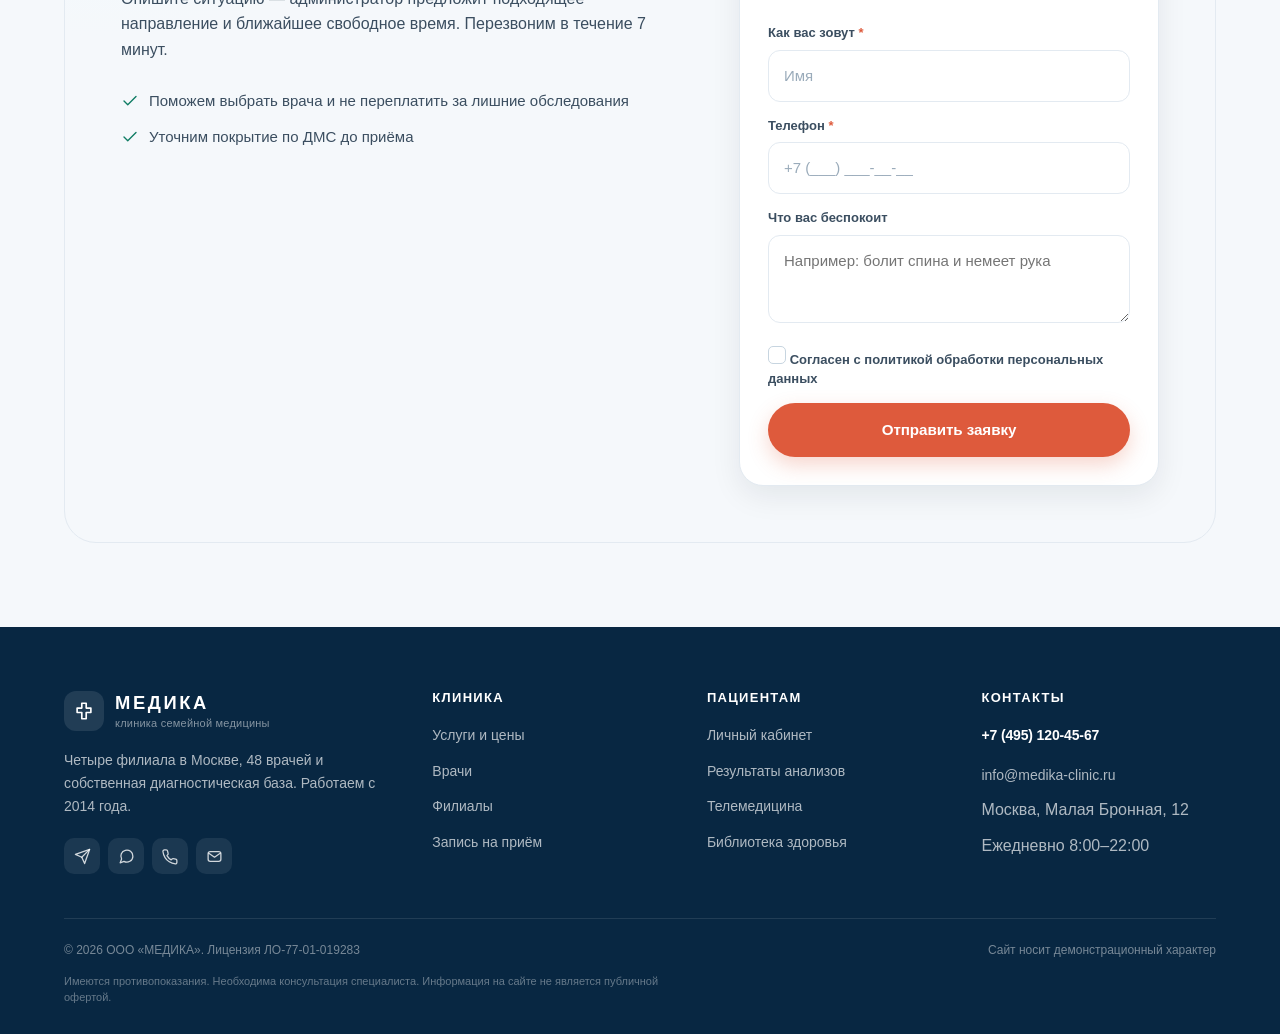
<file: services.html>
<!DOCTYPE html>
<html lang="ru">
<head>
<meta charset="utf-8">
<meta name="viewport" content="width=device-width, initial-scale=1">
<title>Услуги и цены — клиника МЕДИКА</title>
<meta name="description" content="Полный прайс клиники МЕДИКА: приёмы специалистов, диагностика, лаборатория и процедуры. Актуальные цены и запись онлайн.">
<link rel="icon" href="assets/favicon.svg" type="image/svg+xml">
<link rel="stylesheet" href="assets/css/style.css">
<link rel="stylesheet" href="assets/css/a11y.css">
<script>try{var a=JSON.parse(localStorage.getItem("medika.a11y.v1")||"{}");if(a.on){var r=document.documentElement;r.className+=" a11y";r.setAttribute("data-scheme",a.scheme||"bw");r.setAttribute("data-size",a.size||"1");r.setAttribute("data-images",a.images===false?"off":"on");r.setAttribute("data-spacing",a.spacing?"on":"off");}}catch(e){}</script>
<script src="assets/js/a11y.js" defer></script>
</head>
<body>

<a class="skip-link" href="#main">Перейти к содержимому</a>

<svg width="0" height="0" style="position:absolute" aria-hidden="true" focusable="false">
  <symbol id="i-logo" viewBox="0 0 24 24"><path d="M9.6 3.5h4.8v5.3h5.1v4.8h-5.1v6.9H9.6v-6.9H4.5V8.8h5.1z"/></symbol>
  <symbol id="i-phone" viewBox="0 0 24 24"><path d="M21 16.9v2.6a2 2 0 0 1-2.2 2 19.6 19.6 0 0 1-8.5-3 19.3 19.3 0 0 1-6-6A19.6 19.6 0 0 1 1.3 4a2 2 0 0 1 2-2.2h2.6a2 2 0 0 1 2 1.7c.1 1 .4 2 .7 2.9a2 2 0 0 1-.5 2.1L7 9.7a15.9 15.9 0 0 0 6 6l1.2-1.2a2 2 0 0 1 2.1-.4c.9.3 1.9.6 2.9.7a2 2 0 0 1 1.8 2z" transform="translate(0 1)"/></symbol>
  <symbol id="i-pin" viewBox="0 0 24 24"><path d="M21 10c0 7-9 13-9 13s-9-6-9-13a9 9 0 0 1 18 0z"/><circle cx="12" cy="10" r="3"/></symbol>
  <symbol id="i-clock" viewBox="0 0 24 24"><circle cx="12" cy="12" r="9"/><polyline points="12 7 12 12 15.5 14"/></symbol>
  <symbol id="i-search" viewBox="0 0 24 24"><circle cx="11" cy="11" r="7"/><line x1="16.5" y1="16.5" x2="21" y2="21"/></symbol>
  <symbol id="i-arrow" viewBox="0 0 24 24"><line x1="4" y1="12" x2="19" y2="12"/><polyline points="13 6 19 12 13 18"/></symbol>
  <symbol id="i-check" viewBox="0 0 24 24"><polyline points="20 6 9 17 4 12"/></symbol>
  <symbol id="i-check-circle" viewBox="0 0 24 24"><circle cx="12" cy="12" r="9"/><polyline points="8 12.2 11 15.2 16 9.5"/></symbol>
  <symbol id="i-info" viewBox="0 0 24 24"><circle cx="12" cy="12" r="9"/><line x1="12" y1="11" x2="12" y2="16"/><line x1="12" y1="8" x2="12.01" y2="8"/></symbol>
  <symbol id="i-calendar" viewBox="0 0 24 24"><rect x="3" y="5" width="18" height="16" rx="3"/><line x1="8" y1="3" x2="8" y2="7"/><line x1="16" y1="3" x2="16" y2="7"/><line x1="3" y1="10" x2="21" y2="10"/></symbol>
  <symbol id="i-mail" viewBox="0 0 24 24"><rect x="3" y="5" width="18" height="14" rx="3"/><polyline points="4 7.5 12 13 20 7.5"/></symbol>
  <symbol id="i-send" viewBox="0 0 24 24"><path d="M22 2 11 13"/><path d="M22 2l-7 20-4-9-9-4z"/></symbol>
  <symbol id="i-message" viewBox="0 0 24 24"><path d="M21 11.5a8.5 8.5 0 0 1-12.6 7.4L3 21l2.1-5.4A8.5 8.5 0 1 1 21 11.5z"/></symbol>
  <symbol id="i-award" viewBox="0 0 24 24"><circle cx="12" cy="9" r="5.5"/><polyline points="8.5 13.6 7 22 12 19.4 17 22 15.5 13.6"/></symbol>
</svg>

<div class="topbar">
  <div class="container topbar__inner">
    <span class="topbar__item"><svg><use href="#i-pin"/></svg> Москва, 4 филиала</span>
    <span class="topbar__item topbar__item--hide"><svg><use href="#i-clock"/></svg> Ежедневно 8:00–22:00</span>
    <span class="topbar__spacer"></span>
    <a href="tel:+74951204567">+7 (495) 120-45-67</a>
    <span class="topbar__item topbar__lic topbar__item--hide">Лицензия ЛО-77-01-019283</span>
  </div>
</div>

<header class="header" id="header">
  <div class="container header__inner">
    <a class="logo" href="index.html" aria-label="МЕДИКА — на главную">
      <span class="logo__mark"><svg><use href="#i-logo"/></svg></span>
      <span class="logo__text">
        <span class="logo__name">МЕДИКА</span>
        <span class="logo__tag">клиника семейной медицины</span>
      </span>
    </a>
    <nav class="nav" id="nav" aria-label="Основная навигация">
      <a class="nav__link" href="index.html">Главная</a>
      <a class="nav__link is-active" href="services.html">Услуги</a>
      <a class="nav__link" href="doctors.html">Врачи</a>
      <a class="nav__link" href="telemedicine.html">Телемедицина</a>
      <a class="nav__link" href="library.html">Библиотека</a>
      <a class="nav__link" href="contacts.html">Контакты</a>
    </nav>
    <div class="header__actions">
      <div class="header__phone">
        <span>Запись 24/7</span>
        <a href="tel:+74951204567">+7 (495) 120-45-67</a>
      </div>
      <a class="header__account" href="account.html" aria-label="Личный кабинет" title="Личный кабинет">
        <svg viewBox="0 0 24 24" aria-hidden="true"><path d="M20 21v-1.6a5 5 0 0 0-5-5H9a5 5 0 0 0-5 5V21"/><circle cx="12" cy="7.5" r="4"/></svg>
      </a>
      <a class="btn btn--primary" href="appointment.html">Записаться</a>
      <button class="burger" id="burger" aria-label="Открыть меню" aria-expanded="false" aria-controls="nav"><span></span></button>
    </div>
  </div>
</header>

<main id="main">

  <section class="page-hero">
    <div class="container">
      <ol class="breadcrumbs">
        <li><a href="index.html">Главная</a></li>
        <li>Услуги и цены</li>
      </ol>
      <h1>Услуги и цены</h1>
      <p class="page-hero__lead">35 услуг в восьми направлениях: консультации, диагностика и процедуры. Цены фиксируются в смете до начала лечения — доплат по ходу не будет.</p>
      <div class="page-hero__meta">
        <span><svg><use href="#i-calendar"/></svg> Прайс обновлён 1 ноября 2026</span>
        <span><svg><use href="#i-clock"/></svg> Приём от 30 минут</span>
        <span><svg><use href="#i-award"/></svg> 18 страховых компаний-партнёров</span>
      </div>
    </div>
  </section>

  <section class="section">
    <div class="container">

      <div class="toolbar">
        <div class="toolbar__search">
          <svg><use href="#i-search"/></svg>
          <input type="search" id="serviceSearch" placeholder="Например: ЭКГ, педиатр, анализ крови" aria-label="Поиск по услугам">
        </div>
        <span class="toolbar__count" id="servicesCount" aria-live="polite">35 услуг</span>
      </div>

      <div class="filters" data-filter-group data-filter-target=".service-group" role="group" aria-label="Фильтр по направлениям">
        <button class="filter is-active" data-filter="all" aria-pressed="true">Все направления</button>
        <button class="filter" data-filter="therapy" aria-pressed="false">Терапия</button>
        <button class="filter" data-filter="cardiology" aria-pressed="false">Кардиология</button>
        <button class="filter" data-filter="neurology" aria-pressed="false">Неврология</button>
        <button class="filter" data-filter="pediatrics" aria-pressed="false">Педиатрия</button>
        <button class="filter" data-filter="gynecology" aria-pressed="false">Гинекология</button>
        <button class="filter" data-filter="orthopedics" aria-pressed="false">Ортопедия</button>
        <button class="filter" data-filter="gastro" aria-pressed="false">Гастроэнтерология</button>
        <button class="filter" data-filter="diagnostics" aria-pressed="false">Диагностика</button>
      </div>

      <!-- Терапия -->
      <div class="service-group" id="therapy" data-cat="therapy">
        <div class="service-group__head">
          <h2>Терапия и семейная медицина</h2>
          <span>5 услуг</span>
        </div>
        <div class="price-list">
          <div class="price-row">
            <div>
              <div class="price-row__title">Первичный приём терапевта</div>
              <div class="price-row__desc">Осмотр, сбор анамнеза, план обследования и лечения</div>
            </div>
            <div class="price-row__time"><svg><use href="#i-clock"/></svg>60 мин</div>
            <div class="price-row__price">2 400 ₽</div>
            <div class="price-row__action"><a class="btn btn--ghost btn--sm" href="appointment.html?spec=therapist">Записаться</a></div>
          </div>
          <div class="price-row">
            <div>
              <div class="price-row__title">Повторный приём терапевта</div>
              <div class="price-row__desc">В течение 30 дней после первичного приёма</div>
            </div>
            <div class="price-row__time"><svg><use href="#i-clock"/></svg>30 мин</div>
            <div class="price-row__price">1 800 ₽</div>
            <div class="price-row__action"><a class="btn btn--ghost btn--sm" href="appointment.html?spec=therapist">Записаться</a></div>
          </div>
          <div class="price-row">
            <div>
              <div class="price-row__title">Профилактический осмотр</div>
              <div class="price-row__desc">Терапевт, ЭКГ, общий анализ крови, заключение</div>
            </div>
            <div class="price-row__time"><svg><use href="#i-clock"/></svg>45 мин</div>
            <div class="price-row__price">3 200 ₽</div>
            <div class="price-row__action"><a class="btn btn--ghost btn--sm" href="appointment.html?spec=therapist">Записаться</a></div>
          </div>
          <div class="price-row">
            <div>
              <div class="price-row__title">Справка для водителей и оружия</div>
              <div class="price-row__desc">Комиссия, анализы и оформление документа в день обращения</div>
            </div>
            <div class="price-row__time"><svg><use href="#i-clock"/></svg>40 мин</div>
            <div class="price-row__price">2 900 ₽</div>
            <div class="price-row__action"><a class="btn btn--ghost btn--sm" href="appointment.html?spec=therapist">Записаться</a></div>
          </div>
          <div class="price-row">
            <div>
              <div class="price-row__title">Вызов терапевта на дом</div>
              <div class="price-row__desc">В пределах МКАД, ежедневно с 8:00 до 21:00</div>
            </div>
            <div class="price-row__time"><svg><use href="#i-clock"/></svg>60 мин</div>
            <div class="price-row__price">4 900 ₽</div>
            <div class="price-row__action"><a class="btn btn--ghost btn--sm" href="appointment.html?spec=therapist">Записаться</a></div>
          </div>
        </div>
      </div>

      <!-- Кардиология -->
      <div class="service-group" id="cardiology" data-cat="cardiology">
        <div class="service-group__head">
          <h2>Кардиология</h2>
          <span>5 услуг</span>
        </div>
        <div class="price-list">
          <div class="price-row">
            <div>
              <div class="price-row__title">Приём кардиолога, к.м.н.</div>
              <div class="price-row__desc">Расшифровка ЭКГ, подбор и коррекция терапии</div>
            </div>
            <div class="price-row__time"><svg><use href="#i-clock"/></svg>45 мин</div>
            <div class="price-row__price">3 200 ₽</div>
            <div class="price-row__action"><a class="btn btn--ghost btn--sm" href="appointment.html?spec=cardiology">Записаться</a></div>
          </div>
          <div class="price-row">
            <div>
              <div class="price-row__title">ЭКГ с расшифровкой</div>
              <div class="price-row__desc">12 отведений, заключение врача в течение часа</div>
            </div>
            <div class="price-row__time"><svg><use href="#i-clock"/></svg>15 мин</div>
            <div class="price-row__price">900 ₽</div>
            <div class="price-row__action"><a class="btn btn--ghost btn--sm" href="appointment.html?spec=cardiology">Записаться</a></div>
          </div>
          <div class="price-row">
            <div>
              <div class="price-row__title">Эхокардиография</div>
              <div class="price-row__desc">УЗИ сердца: клапаны, камеры, сократимость</div>
            </div>
            <div class="price-row__time"><svg><use href="#i-clock"/></svg>40 мин</div>
            <div class="price-row__price">3 600 ₽</div>
            <div class="price-row__action"><a class="btn btn--ghost btn--sm" href="appointment.html?spec=cardiology">Записаться</a></div>
          </div>
          <div class="price-row">
            <div>
              <div class="price-row__title">Холтеровское мониторирование ЭКГ</div>
              <div class="price-row__desc">Суточная запись ритма с расшифровкой</div>
            </div>
            <div class="price-row__time"><svg><use href="#i-clock"/></svg>24 часа</div>
            <div class="price-row__price">4 800 ₽</div>
            <div class="price-row__action"><a class="btn btn--ghost btn--sm" href="appointment.html?spec=cardiology">Записаться</a></div>
          </div>
          <div class="price-row">
            <div>
              <div class="price-row__title">СМАД — суточное давление</div>
              <div class="price-row__desc">Мониторинг АД с дневником и заключением</div>
            </div>
            <div class="price-row__time"><svg><use href="#i-clock"/></svg>24 часа</div>
            <div class="price-row__price">4 200 ₽</div>
            <div class="price-row__action"><a class="btn btn--ghost btn--sm" href="appointment.html?spec=cardiology">Записаться</a></div>
          </div>
        </div>
      </div>

      <!-- Неврология -->
      <div class="service-group" id="neurology" data-cat="neurology">
        <div class="service-group__head">
          <h2>Неврология</h2>
          <span>4 услуги</span>
        </div>
        <div class="price-list">
          <div class="price-row">
            <div>
              <div class="price-row__title">Приём невролога</div>
              <div class="price-row__desc">Головные боли, нарушения сна, боли в спине</div>
            </div>
            <div class="price-row__time"><svg><use href="#i-clock"/></svg>45 мин</div>
            <div class="price-row__price">3 100 ₽</div>
            <div class="price-row__action"><a class="btn btn--ghost btn--sm" href="appointment.html?spec=neurology">Записаться</a></div>
          </div>
          <div class="price-row">
            <div>
              <div class="price-row__title">Лечебная блокада</div>
              <div class="price-row__desc">При боли в спине и шее, под контролем УЗИ</div>
            </div>
            <div class="price-row__time"><svg><use href="#i-clock"/></svg>30 мин</div>
            <div class="price-row__price">4 500 ₽</div>
            <div class="price-row__action"><a class="btn btn--ghost btn--sm" href="appointment.html?spec=neurology">Записаться</a></div>
          </div>
          <div class="price-row">
            <div>
              <div class="price-row__title">Электроэнцефалография (ЭЭГ)</div>
              <div class="price-row__desc">С функциональными пробами, заключение в день приёма</div>
            </div>
            <div class="price-row__time"><svg><use href="#i-clock"/></svg>40 мин</div>
            <div class="price-row__price">3 800 ₽</div>
            <div class="price-row__action"><a class="btn btn--ghost btn--sm" href="appointment.html?spec=neurology">Записаться</a></div>
          </div>
          <div class="price-row">
            <div>
              <div class="price-row__title">Ботулинотерапия при мигрени</div>
              <div class="price-row__desc">Препарат и процедура включены в стоимость</div>
            </div>
            <div class="price-row__time"><svg><use href="#i-clock"/></svg>40 мин</div>
            <div class="price-row__price">9 800 ₽</div>
            <div class="price-row__action"><a class="btn btn--ghost btn--sm" href="appointment.html?spec=neurology">Записаться</a></div>
          </div>
        </div>
      </div>

      <!-- Педиатрия -->
      <div class="service-group" id="pediatrics" data-cat="pediatrics">
        <div class="service-group__head">
          <h2>Педиатрия</h2>
          <span>4 услуги</span>
        </div>
        <div class="price-list">
          <div class="price-row">
            <div>
              <div class="price-row__title">Приём педиатра</div>
              <div class="price-row__desc">Дети от 0 до 18 лет, осмотр и рекомендации</div>
            </div>
            <div class="price-row__time"><svg><use href="#i-clock"/></svg>45 мин</div>
            <div class="price-row__price">2 600 ₽</div>
            <div class="price-row__action"><a class="btn btn--ghost btn--sm" href="appointment.html?spec=pediatrics">Записаться</a></div>
          </div>
          <div class="price-row">
            <div>
              <div class="price-row__title">Вызов педиатра на дом</div>
              <div class="price-row__desc">Ежедневно 8:00–21:00, в пределах МКАД</div>
            </div>
            <div class="price-row__time"><svg><use href="#i-clock"/></svg>60 мин</div>
            <div class="price-row__price">5 400 ₽</div>
            <div class="price-row__action"><a class="btn btn--ghost btn--sm" href="appointment.html?spec=pediatrics">Записаться</a></div>
          </div>
          <div class="price-row">
            <div>
              <div class="price-row__title">Вакцинация по календарю</div>
              <div class="price-row__desc">Осмотр перед прививкой и наблюдение 30 минут</div>
            </div>
            <div class="price-row__time"><svg><use href="#i-clock"/></svg>30 мин</div>
            <div class="price-row__price">1 900 ₽</div>
            <div class="price-row__action"><a class="btn btn--ghost btn--sm" href="appointment.html?spec=pediatrics">Записаться</a></div>
          </div>
          <div class="price-row">
            <div>
              <div class="price-row__title">Медицинская карта для детского сада</div>
              <div class="price-row__desc">Осмотр, анализы и оформление формы 026/у</div>
            </div>
            <div class="price-row__time"><svg><use href="#i-clock"/></svg>40 мин</div>
            <div class="price-row__price">3 300 ₽</div>
            <div class="price-row__action"><a class="btn btn--ghost btn--sm" href="appointment.html?spec=pediatrics">Записаться</a></div>
          </div>
        </div>
      </div>

      <!-- Гинекология -->
      <div class="service-group" id="gynecology" data-cat="gynecology">
        <div class="service-group__head">
          <h2>Гинекология</h2>
          <span>4 услуги</span>
        </div>
        <div class="price-list">
          <div class="price-row">
            <div>
              <div class="price-row__title">Приём гинеколога</div>
              <div class="price-row__desc">Осмотр, цитология, план наблюдения</div>
            </div>
            <div class="price-row__time"><svg><use href="#i-clock"/></svg>45 мин</div>
            <div class="price-row__price">3 000 ₽</div>
            <div class="price-row__action"><a class="btn btn--ghost btn--sm" href="appointment.html?spec=gynecology">Записаться</a></div>
          </div>
          <div class="price-row">
            <div>
              <div class="price-row__title">УЗИ органов малого таза</div>
              <div class="price-row__desc">Трансвагинально или трансабдоминально</div>
            </div>
            <div class="price-row__time"><svg><use href="#i-clock"/></svg>30 мин</div>
            <div class="price-row__price">2 700 ₽</div>
            <div class="price-row__action"><a class="btn btn--ghost btn--sm" href="appointment.html?spec=gynecology">Записаться</a></div>
          </div>
          <div class="price-row">
            <div>
              <div class="price-row__title">Кольпоскопия</div>
              <div class="price-row__desc">С видеопротоколом и заключением</div>
            </div>
            <div class="price-row__time"><svg><use href="#i-clock"/></svg>30 мин</div>
            <div class="price-row__price">3 400 ₽</div>
            <div class="price-row__action"><a class="btn btn--ghost btn--sm" href="appointment.html?spec=gynecology">Записаться</a></div>
          </div>
          <div class="price-row">
            <div>
              <div class="price-row__title">Ведение беременности, I триместр</div>
              <div class="price-row__desc">4 приёма, УЗИ-скрининг и анализы</div>
            </div>
            <div class="price-row__time"><svg><use href="#i-clock"/></svg>программа</div>
            <div class="price-row__price">12 900 ₽</div>
            <div class="price-row__action"><a class="btn btn--ghost btn--sm" href="appointment.html?spec=gynecology">Записаться</a></div>
          </div>
        </div>
      </div>

      <!-- Ортопедия -->
      <div class="service-group" id="orthopedics" data-cat="orthopedics">
        <div class="service-group__head">
          <h2>Ортопедия и реабилитация</h2>
          <span>4 услуги</span>
        </div>
        <div class="price-list">
          <div class="price-row">
            <div>
              <div class="price-row__title">Приём ортопеда-травматолога</div>
              <div class="price-row__desc">Суставы, позвоночник, спортивные травмы</div>
            </div>
            <div class="price-row__time"><svg><use href="#i-clock"/></svg>45 мин</div>
            <div class="price-row__price">3 400 ₽</div>
            <div class="price-row__action"><a class="btn btn--ghost btn--sm" href="appointment.html?spec=orthopedics">Записаться</a></div>
          </div>
          <div class="price-row">
            <div>
              <div class="price-row__title">УЗИ сустава</div>
              <div class="price-row__desc">Один сустав, с функциональными пробами</div>
            </div>
            <div class="price-row__time"><svg><use href="#i-clock"/></svg>30 мин</div>
            <div class="price-row__price">2 800 ₽</div>
            <div class="price-row__action"><a class="btn btn--ghost btn--sm" href="appointment.html?spec=orthopedics">Записаться</a></div>
          </div>
          <div class="price-row">
            <div>
              <div class="price-row__title">Внутрисуставная инъекция</div>
              <div class="price-row__desc">Препарат гиалуроновой кислоты включён</div>
            </div>
            <div class="price-row__time"><svg><use href="#i-clock"/></svg>30 мин</div>
            <div class="price-row__price">4 900 ₽</div>
            <div class="price-row__action"><a class="btn btn--ghost btn--sm" href="appointment.html?spec=orthopedics">Записаться</a></div>
          </div>
          <div class="price-row">
            <div>
              <div class="price-row__title">Курс ЛФК, 8 занятий</div>
              <div class="price-row__desc">Индивидуально с инструктором, 60 минут</div>
            </div>
            <div class="price-row__time"><svg><use href="#i-clock"/></svg>курс</div>
            <div class="price-row__price">14 400 ₽</div>
            <div class="price-row__action"><a class="btn btn--ghost btn--sm" href="appointment.html?spec=orthopedics">Записаться</a></div>
          </div>
        </div>
      </div>

      <!-- Гастроэнтерология -->
      <div class="service-group" id="gastro" data-cat="gastro">
        <div class="service-group__head">
          <h2>Гастроэнтерология</h2>
          <span>4 услуги</span>
        </div>
        <div class="price-list">
          <div class="price-row">
            <div>
              <div class="price-row__title">Приём гастроэнтеролога</div>
              <div class="price-row__desc">Диагностика ЖКТ, подбор терапии, диета</div>
            </div>
            <div class="price-row__time"><svg><use href="#i-clock"/></svg>45 мин</div>
            <div class="price-row__price">3 300 ₽</div>
            <div class="price-row__action"><a class="btn btn--ghost btn--sm" href="appointment.html?spec=gastro">Записаться</a></div>
          </div>
          <div class="price-row">
            <div>
              <div class="price-row__title">Гастроскопия во сне</div>
              <div class="price-row__desc">С анестезиологом, биопсия при необходимости</div>
            </div>
            <div class="price-row__time"><svg><use href="#i-clock"/></svg>40 мин</div>
            <div class="price-row__price">8 900 ₽</div>
            <div class="price-row__action"><a class="btn btn--ghost btn--sm" href="appointment.html?spec=gastro">Записаться</a></div>
          </div>
          <div class="price-row">
            <div>
              <div class="price-row__title">Колоноскопия во сне</div>
              <div class="price-row__desc">С седацией, осмотр всей толстой кишки</div>
            </div>
            <div class="price-row__time"><svg><use href="#i-clock"/></svg>60 мин</div>
            <div class="price-row__price">11 500 ₽</div>
            <div class="price-row__action"><a class="btn btn--ghost btn--sm" href="appointment.html?spec=gastro">Записаться</a></div>
          </div>
          <div class="price-row">
            <div>
              <div class="price-row__title">Дыхательный тест на H. pylori</div>
              <div class="price-row__desc">Неинвазивная диагностика, результат за 40 минут</div>
            </div>
            <div class="price-row__time"><svg><use href="#i-clock"/></svg>30 мин</div>
            <div class="price-row__price">2 200 ₽</div>
            <div class="price-row__action"><a class="btn btn--ghost btn--sm" href="appointment.html?spec=gastro">Записаться</a></div>
          </div>
        </div>
      </div>

      <!-- Диагностика -->
      <div class="service-group" id="diagnostics" data-cat="diagnostics">
        <div class="service-group__head">
          <h2>Диагностика и лаборатория</h2>
          <span>5 услуг</span>
        </div>
        <div class="price-list">
          <div class="price-row">
            <div>
              <div class="price-row__title">Общий анализ крови, 26 показателей</div>
              <div class="price-row__desc">Результат в течение 3 часов, на почту и в кабинет</div>
            </div>
            <div class="price-row__time"><svg><use href="#i-clock"/></svg>3 часа</div>
            <div class="price-row__price">900 ₽</div>
            <div class="price-row__action"><a class="btn btn--ghost btn--sm" href="appointment.html?spec=diagnostics">Записаться</a></div>
          </div>
          <div class="price-row">
            <div>
              <div class="price-row__title">Биохимический анализ крови</div>
              <div class="price-row__desc">Печень, почки, липиды, глюкоза — 18 показателей</div>
            </div>
            <div class="price-row__time"><svg><use href="#i-clock"/></svg>24 часа</div>
            <div class="price-row__price">2 400 ₽</div>
            <div class="price-row__action"><a class="btn btn--ghost btn--sm" href="appointment.html?spec=diagnostics">Записаться</a></div>
          </div>
          <div class="price-row">
            <div>
              <div class="price-row__title">МРТ головного мозга</div>
              <div class="price-row__desc">Аппарат 1,5 Тл, заключение врача в течение часа</div>
            </div>
            <div class="price-row__time"><svg><use href="#i-clock"/></svg>40 мин</div>
            <div class="price-row__price">6 900 ₽</div>
            <div class="price-row__action"><a class="btn btn--ghost btn--sm" href="appointment.html?spec=diagnostics">Записаться</a></div>
          </div>
          <div class="price-row">
            <div>
              <div class="price-row__title">КТ грудной клетки</div>
              <div class="price-row__desc">Низкодозный протокол, диск с исследованием</div>
            </div>
            <div class="price-row__time"><svg><use href="#i-clock"/></svg>20 мин</div>
            <div class="price-row__price">5 400 ₽</div>
            <div class="price-row__action"><a class="btn btn--ghost btn--sm" href="appointment.html?spec=diagnostics">Записаться</a></div>
          </div>
          <div class="price-row">
            <div>
              <div class="price-row__title">УЗИ органов брюшной полости</div>
              <div class="price-row__desc">Печень, желчный пузырь, поджелудочная, селезёнка</div>
            </div>
            <div class="price-row__time"><svg><use href="#i-clock"/></svg>30 мин</div>
            <div class="price-row__price">2 900 ₽</div>
            <div class="price-row__action"><a class="btn btn--ghost btn--sm" href="appointment.html?spec=diagnostics">Записаться</a></div>
          </div>
        </div>
      </div>

      <div class="empty-state" id="servicesEmpty">
        <h3>Ничего не нашлось</h3>
        <p>Попробуйте другой запрос или позвоните — администратор подскажет, какая услуга вам нужна.</p>
        <a class="btn btn--ghost" href="tel:+74951204567">+7 (495) 120-45-67</a>
      </div>

      <div class="lead-note" style="margin-top:40px">
        <svg><use href="#i-info"/></svg>
        <span>Цены указаны за приём без учёта скидок и действительны на 1 ноября 2026 года. Стоимость может отличаться при использовании ДМС — итоговую сумму администратор подтвердит до записи. Не является публичной офертой.</span>
      </div>
    </div>
  </section>

  <section class="section section--soft">
    <div class="container">
      <div class="cta-band">
        <div>
          <span class="kicker">Не нашли услугу?</span>
          <h2>Подберём врача под ваш запрос</h2>
          <p>Опишите ситуацию — администратор предложит подходящее направление и ближайшее свободное время. Перезвоним в течение 7 минут.</p>
          <ul class="cta-list">
            <li><svg><use href="#i-check"/></svg><span>Поможем выбрать врача и не переплатить за лишние обследования</span></li>
            <li><svg><use href="#i-check"/></svg><span>Уточним покрытие по ДМС до приёма</span></li>
          </ul>
        </div>
        <div class="form-card">
          <form data-form novalidate>
            <h3>Заявка на приём</h3>
            <p class="form-card__sub">Заполните два поля — остальное уточним по телефону.</p>
            <div class="field">
              <label for="sName">Как вас зовут <span class="req">*</span></label>
              <input class="input" id="sName" type="text" placeholder="Имя" autocomplete="name" data-required>
              <span class="error-msg">Заполните это поле</span>
            </div>
            <div class="field">
              <label for="sPhone">Телефон <span class="req">*</span></label>
              <input class="input" id="sPhone" type="tel" placeholder="+7 (___) ___-__-__" autocomplete="tel" data-required>
              <span class="error-msg">Введите номер полностью</span>
            </div>
            <div class="field">
              <label for="sComment">Что вас беспокоит</label>
              <textarea class="textarea" id="sComment" placeholder="Например: болит спина и немеет рука"></textarea>
            </div>
            <div class="field field--check">
              <label class="checkbox">
                <input type="checkbox" data-required>
                <span>Согласен с политикой обработки персональных данных</span>
              </label>
              <span class="error-msg">Отметьте согласие, чтобы продолжить</span>
            </div>
            <button class="btn btn--primary btn--block" type="submit">Отправить заявку</button>
          </form>
          <div class="form-success" role="status">
            <div class="form-success__icon"><svg><use href="#i-check"/></svg></div>
            <h3>Заявка принята</h3>
            <p>Администратор перезвонит в течение 7 минут и поможет с выбором услуги.</p>
          </div>
        </div>
      </div>
    </div>
  </section>

</main>

<footer class="footer">
  <div class="container">
    <div class="footer__grid">
      <div>
        <a class="logo" href="index.html">
          <span class="logo__mark"><svg><use href="#i-logo"/></svg></span>
          <span class="logo__text">
            <span class="logo__name">МЕДИКА</span>
            <span class="logo__tag">клиника семейной медицины</span>
          </span>
        </a>
        <p class="footer__about">Четыре филиала в Москве, 48 врачей и собственная диагностическая база. Работаем с 2014 года.</p>
        <div class="socials">
          <a href="#" aria-label="Telegram"><svg><use href="#i-send"/></svg></a>
          <a href="#" aria-label="WhatsApp"><svg><use href="#i-message"/></svg></a>
          <a href="tel:+74951204567" aria-label="Позвонить"><svg><use href="#i-phone"/></svg></a>
          <a href="mailto:info@medika-clinic.ru" aria-label="Написать письмо"><svg><use href="#i-mail"/></svg></a>
        </div>
      </div>
      <div>
        <h4>Клиника</h4>
        <ul>
          <li><a href="services.html">Услуги и цены</a></li>
          <li><a href="doctors.html">Врачи</a></li>
          <li><a href="contacts.html">Филиалы</a></li>
          <li><a href="appointment.html">Запись на приём</a></li>
        </ul>
      </div>
      <div>
        <h4>Пациентам</h4>
        <ul>
          <li><a href="account.html">Личный кабинет</a></li>
          <li><a href="account.html#results">Результаты анализов</a></li>
          <li><a href="telemedicine.html">Телемедицина</a></li>
          <li><a href="library.html">Библиотека здоровья</a></li>
        </ul>
      </div>
      <div>
        <h4>Контакты</h4>
        <a class="footer__phone" href="tel:+74951204567">+7 (495) 120-45-67</a>
        <ul style="margin-top:14px">
          <li><a href="mailto:info@medika-clinic.ru">info@medika-clinic.ru</a></li>
          <li>Москва, Малая Бронная, 12</li>
          <li>Ежедневно 8:00–22:00</li>
        </ul>
      </div>
    </div>
    <div class="footer__bottom">
      <span>© <span data-year>2026</span> ООО «МЕДИКА». Лицензия ЛО-77-01-019283</span>
      <span>Сайт носит демонстрационный характер</span>
      <span class="footer__disclaimer">Имеются противопоказания. Необходима консультация специалиста. Информация на сайте не является публичной офертой.</span>
    </div>
  </div>
</footer>

<script src="assets/js/main.js"></script>
<script src="assets/js/auth.js"></script>
</body>
</html>
</file>
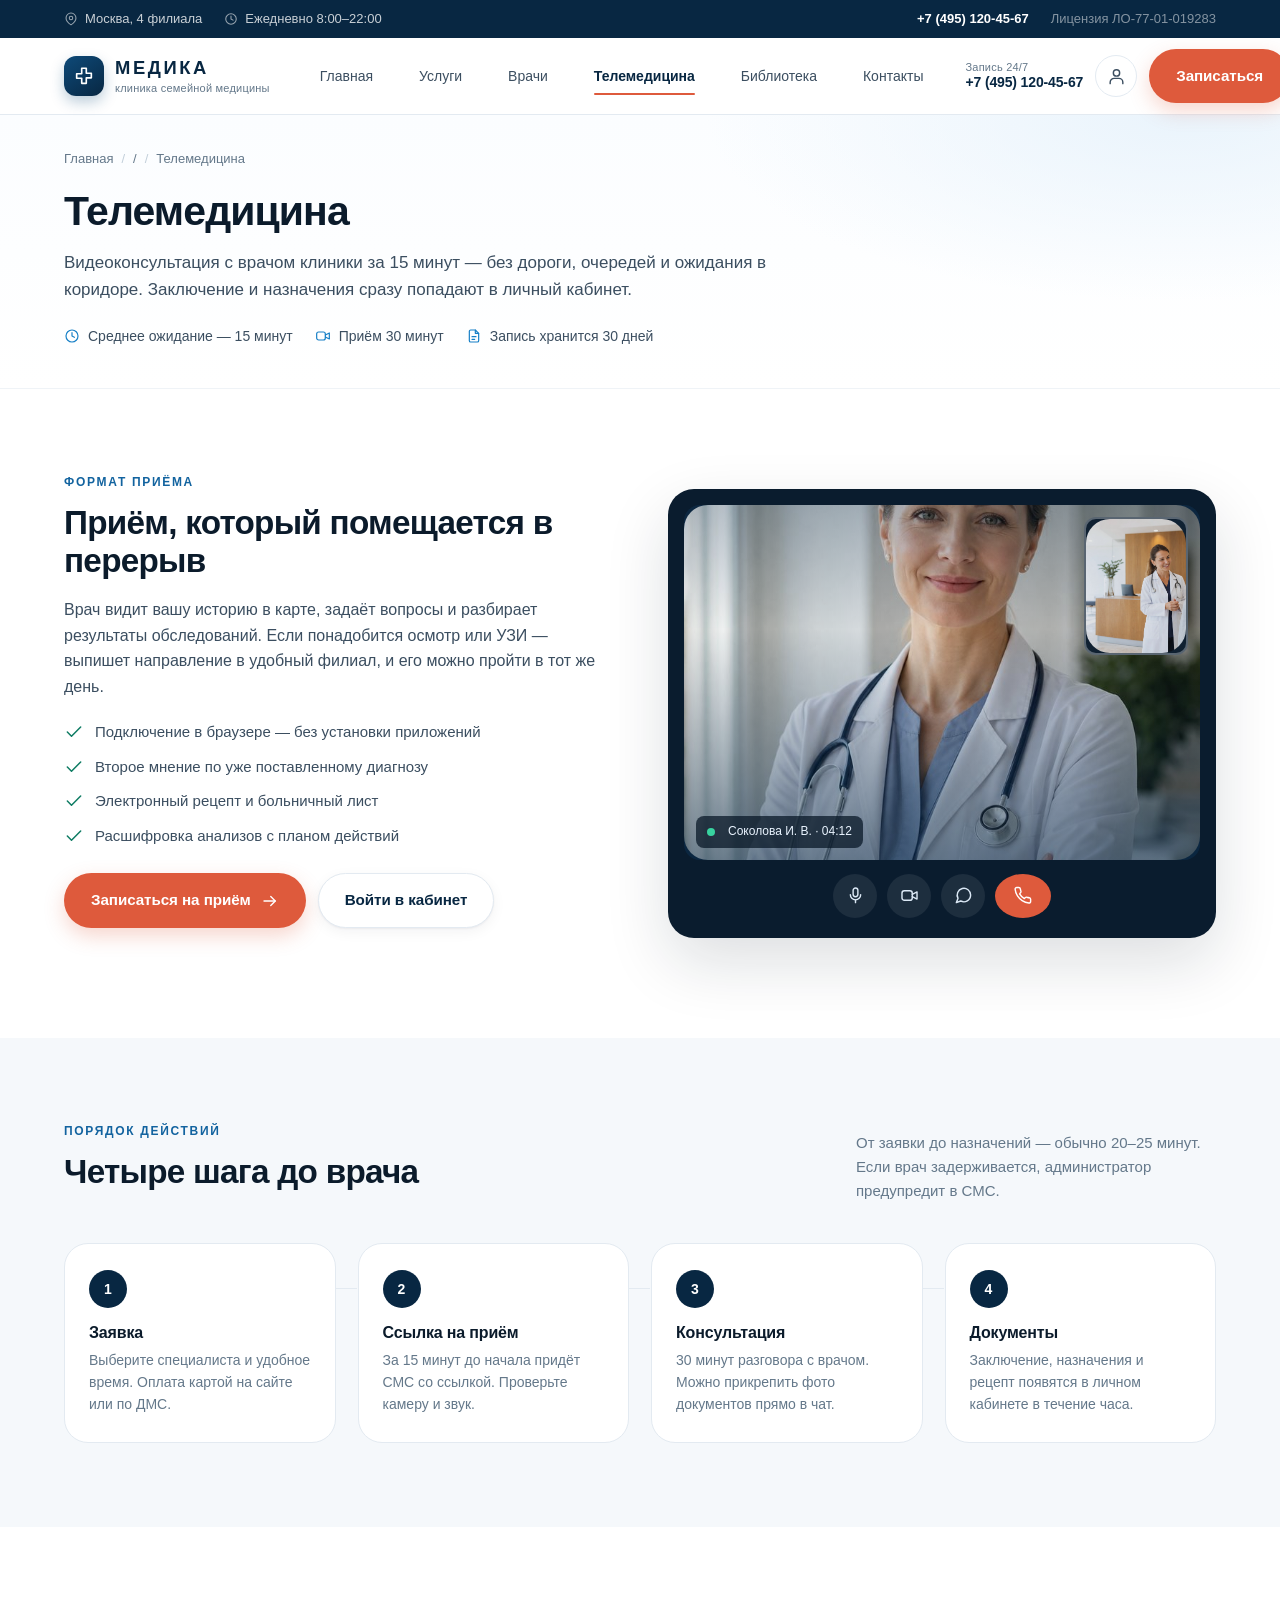
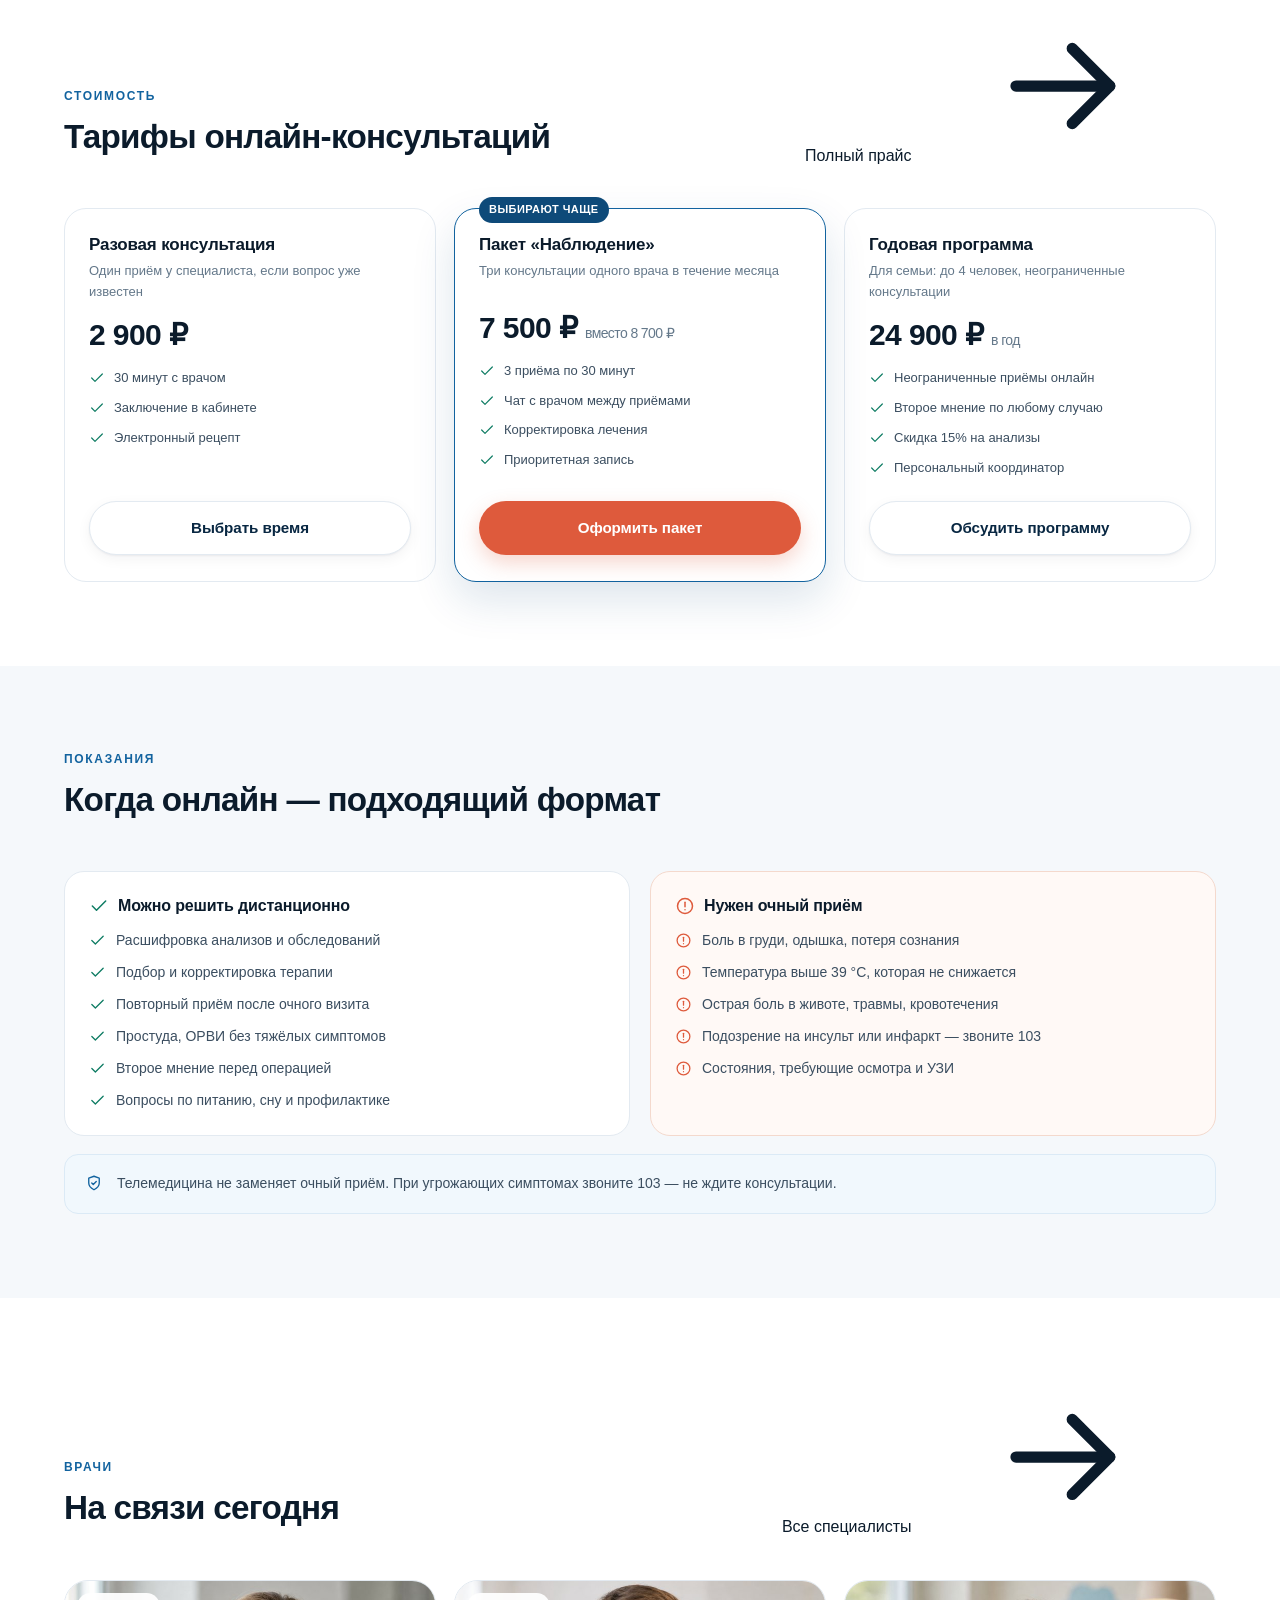
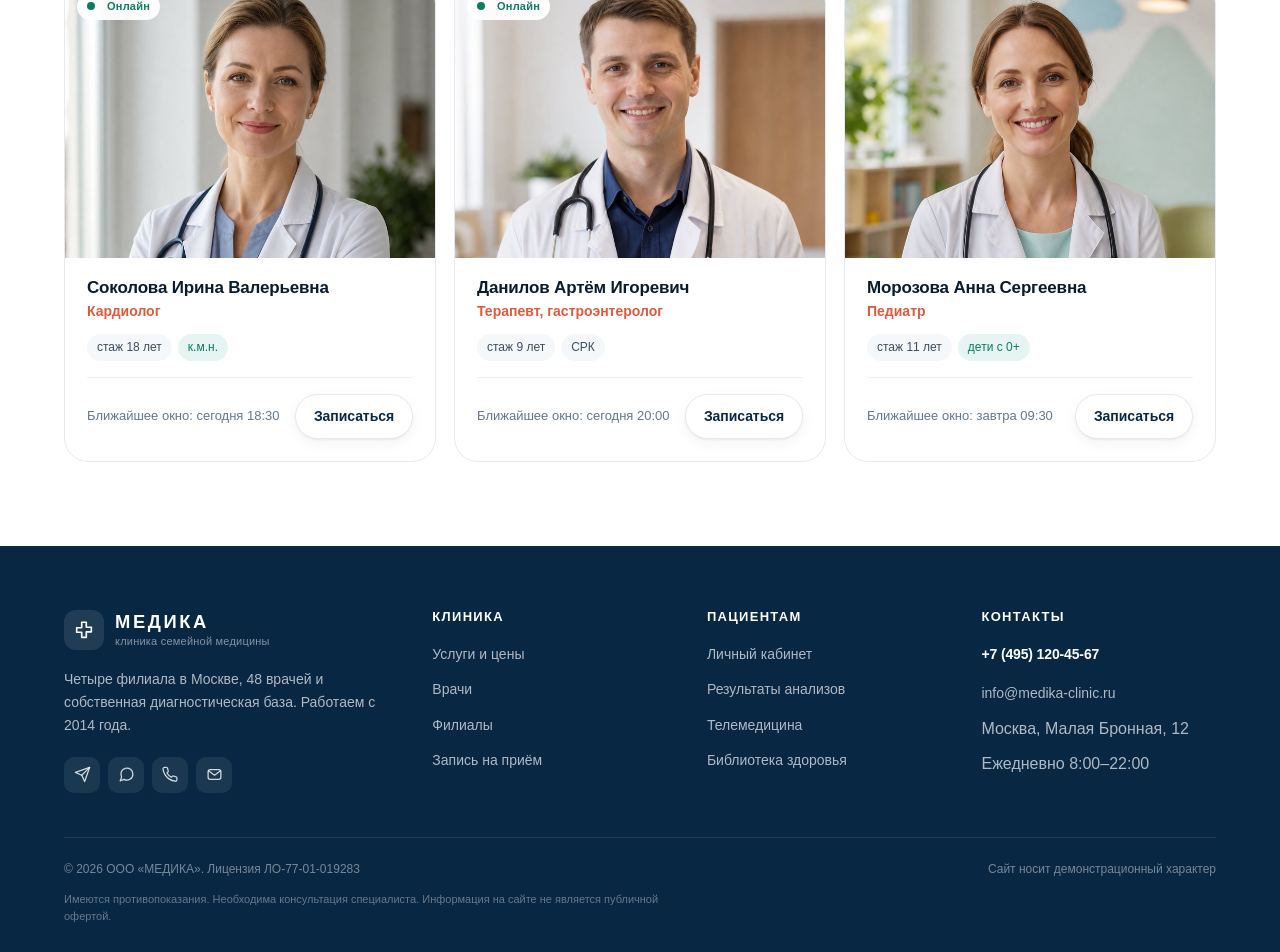
<file: telemedicine.html>
<!DOCTYPE html>
<html lang="ru">
<head>
<meta charset="utf-8">
<meta name="viewport" content="width=device-width, initial-scale=1">
<title>Телемедицина — онлайн-консультации врачей | МЕДИКА</title>
<meta name="description" content="Видеоконсультации с врачами клиники МЕДИКА: терапевт, кардиолог, невролог, педиатр. Приём за 15 минут, заключение и назначения в личном кабинете.">
<link rel="icon" href="assets/favicon.svg" type="image/svg+xml">
<link rel="stylesheet" href="assets/css/style.css">
<link rel="stylesheet" href="assets/css/a11y.css">
<script>try{var a=JSON.parse(localStorage.getItem("medika.a11y.v1")||"{}");if(a.on){var r=document.documentElement;r.className+=" a11y";r.setAttribute("data-scheme",a.scheme||"bw");r.setAttribute("data-size",a.size||"1");r.setAttribute("data-images",a.images===false?"off":"on");r.setAttribute("data-spacing",a.spacing?"on":"off");}}catch(e){}</script>
<script src="assets/js/a11y.js" defer></script>
</head>
<body>

<a class="skip-link" href="#main">Перейти к содержимому</a>

<svg width="0" height="0" style="position:absolute" aria-hidden="true" focusable="false">
  <symbol id="i-logo" viewBox="0 0 24 24"><path d="M9.5 3.5h5v5.5H20v5h-5.5V20h-5v-5.5H4v-5h5.5z"/></symbol>
  <symbol id="i-pin" viewBox="0 0 24 24"><path d="M20.5 10.3c0 6.4-8.5 11.7-8.5 11.7s-8.5-5.3-8.5-11.7a8.5 8.5 0 0 1 17 0z"/><circle cx="12" cy="10.3" r="3"/></symbol>
  <symbol id="i-clock" viewBox="0 0 24 24"><circle cx="12" cy="12" r="9"/><polyline points="12 7 12 12 15.5 14"/></symbol>
  <symbol id="i-check" viewBox="0 0 24 24"><polyline points="20 6 9 17 4 12"/></symbol>
  <symbol id="i-shield" viewBox="0 0 24 24"><path d="M12 21s7-3.5 7-9V5.5L12 3 5 5.5V12c0 5.5 7 9 7 9z"/><polyline points="9 12 11 14 15 10"/></symbol>
  <symbol id="i-user" viewBox="0 0 24 24"><path d="M20 21v-1.6a5 5 0 0 0-5-5H9a5 5 0 0 0-5 5V21"/><circle cx="12" cy="7.5" r="4"/></symbol>
  <symbol id="i-arrow" viewBox="0 0 24 24"><line x1="4" y1="12" x2="19" y2="12"/><polyline points="13 6 19 12 13 18"/></symbol>
  <symbol id="i-phone" viewBox="0 0 24 24"><path d="M21 16.9v2.6a2 2 0 0 1-2.2 2 19.5 19.5 0 0 1-8.5-3 19.2 19.2 0 0 1-5.9-5.9 19.5 19.5 0 0 1-3-8.6A2 2 0 0 1 3.4 2H6a2 2 0 0 1 2 1.7c.1 1 .4 1.9.7 2.8a2 2 0 0 1-.5 2.1L7.1 9.9a15.7 15.7 0 0 0 6 6l1.3-1.3a2 2 0 0 1 2.1-.4c.9.3 1.8.6 2.8.7a2 2 0 0 1 1.7 2z"/></symbol>
  <symbol id="i-mail" viewBox="0 0 24 24"><rect x="3" y="5" width="18" height="14" rx="3"/><polyline points="4 7 12 13 20 7"/></symbol>
  <symbol id="i-send" viewBox="0 0 24 24"><path d="M22 2 11 13"/><path d="M22 2l-7 20-4-9-9-4z"/></symbol>
  <symbol id="i-message" viewBox="0 0 24 24"><path d="M21 11.5a8.5 8.5 0 0 1-12.6 7.4L3 21l2.1-5.4A8.5 8.5 0 1 1 21 11.5z"/></symbol>
  <symbol id="i-video" viewBox="0 0 24 24"><rect x="2.5" y="6" width="13" height="12" rx="3"/><polyline points="15.5 10.5 21.5 7.5 21.5 16.5 15.5 13.5"/></symbol>
  <symbol id="i-mic" viewBox="0 0 24 24"><rect x="9" y="2.5" width="6" height="11" rx="3"/><path d="M5.5 11a6.5 6.5 0 0 0 13 0"/><line x1="12" y1="17.5" x2="12" y2="21"/></symbol>
  <symbol id="i-file" viewBox="0 0 24 24"><path d="M14 3H7a2 2 0 0 0-2 2v14a2 2 0 0 0 2 2h10a2 2 0 0 0 2-2V8z"/><polyline points="14 3 14 8 19 8"/><line x1="9" y1="13" x2="15" y2="13"/><line x1="9" y1="17" x2="13" y2="17"/></symbol>
  <symbol id="i-alert" viewBox="0 0 24 24"><circle cx="12" cy="12" r="9"/><line x1="12" y1="7.5" x2="12" y2="13"/><line x1="12" y1="16.5" x2="12.01" y2="16.5"/></symbol>
</svg>

<div class="topbar">
  <div class="container topbar__inner">
    <span class="topbar__item">
      <svg><use href="#i-pin"/></svg> Москва, 4 филиала
    </span>
    <span class="topbar__item topbar__item--hide">
      <svg><use href="#i-clock"/></svg> Ежедневно 8:00–22:00
    </span>
    <span class="topbar__spacer"></span>
    <a href="tel:+74951204567">+7 (495) 120-45-67</a>
    <span class="topbar__item topbar__lic topbar__item--hide">Лицензия ЛО-77-01-019283</span>
  </div>
</div>

<header class="header" id="header">
  <div class="container header__inner">
    <a class="logo" href="index.html" aria-label="МЕДИКА — на главную">
      <span class="logo__mark"><svg><use href="#i-logo"/></svg></span>
      <span class="logo__text">
        <span class="logo__name">МЕДИКА</span>
        <span class="logo__tag">клиника семейной медицины</span>
      </span>
    </a>

    <nav class="nav" id="nav" aria-label="Основная навигация">
      <a class="nav__link" href="index.html">Главная</a>
      <a class="nav__link" href="services.html">Услуги</a>
      <a class="nav__link" href="doctors.html">Врачи</a>
      <a class="nav__link is-active" href="telemedicine.html">Телемедицина</a>
      <a class="nav__link" href="library.html">Библиотека</a>
      <a class="nav__link" href="contacts.html">Контакты</a>
    </nav>

    <div class="header__actions">
      <div class="header__phone">
        <span>Запись 24/7</span>
        <a href="tel:+74951204567">+7 (495) 120-45-67</a>
      </div>
      <a class="header__account" href="account.html" aria-label="Личный кабинет" title="Личный кабинет">
        <svg viewBox="0 0 24 24" aria-hidden="true"><path d="M20 21v-1.6a5 5 0 0 0-5-5H9a5 5 0 0 0-5 5V21"/><circle cx="12" cy="7.5" r="4"/></svg>
      </a>
      <a class="btn btn--primary" href="appointment.html">Записаться</a>
      <button class="burger" id="burger" aria-label="Открыть меню" aria-expanded="false" aria-controls="nav">
        <span></span>
      </button>
    </div>
  </div>
</header>

<main id="main">

  <section class="page-hero">
    <div class="container">
      <ol class="breadcrumbs">
        <li><a href="index.html">Главная</a></li>
        <li><span>/</span></li>
        <li>Телемедицина</li>
      </ol>
      <h1>Телемедицина</h1>
      <p class="page-hero__lead">Видеоконсультация с врачом клиники за 15 минут — без дороги, очередей и ожидания в коридоре. Заключение и назначения сразу попадают в личный кабинет.</p>
      <div class="page-hero__meta">
        <span><svg><use href="#i-clock"/></svg> Среднее ожидание — 15 минут</span>
        <span><svg><use href="#i-video"/></svg> Приём 30 минут</span>
        <span><svg><use href="#i-file"/></svg> Запись хранится 30 дней</span>
      </div>
    </div>
  </section>

  <section class="section">
    <div class="container split">
      <div class="split__body">
        <span class="kicker">Формат приёма</span>
        <h2>Приём, который помещается в перерыв</h2>
        <p class="lead">Врач видит вашу историю в карте, задаёт вопросы и разбирает результаты обследований. Если понадобится осмотр или УЗИ — выпишет направление в удобный филиал, и его можно пройти в тот же день.</p>

        <ul class="checklist">
          <li><svg><use href="#i-check"/></svg> Подключение в браузере — без установки приложений</li>
          <li><svg><use href="#i-check"/></svg> Второе мнение по уже поставленному диагнозу</li>
          <li><svg><use href="#i-check"/></svg> Электронный рецепт и больничный лист</li>
          <li><svg><use href="#i-check"/></svg> Расшифровка анализов с планом действий</li>
        </ul>

        <div class="hero__actions" style="margin-top:24px">
          <a class="btn btn--primary" href="appointment.html?spec=therapist">Записаться на приём <svg><use href="#i-arrow"/></svg></a>
          <a class="btn btn--ghost" href="account.html">Войти в кабинет</a>
        </div>
      </div>

      <div class="split__media">
        <div class="video">
          <div class="video__screen">
            <img src="assets/img/doctor-sokolova.jpg" alt="Врач на видеоконсультации">
            <div class="video__self">
              <img src="assets/img/hero.jpg" alt="Изображение с камеры пациента">
            </div>
            <span class="video__label"><span class="pulse-dot"></span> Соколова И. В. · 04:12</span>
          </div>
          <div class="video__bar">
            <button class="video__btn" type="button" aria-label="Микрофон"><svg><use href="#i-mic"/></svg></button>
            <button class="video__btn" type="button" aria-label="Камера"><svg><use href="#i-video"/></svg></button>
            <button class="video__btn" type="button" aria-label="Чат"><svg><use href="#i-message"/></svg></button>
            <button class="video__btn video__btn--end" type="button" aria-label="Завершить"><svg><use href="#i-phone"/></svg></button>
          </div>
        </div>
      </div>
    </div>
  </section>

  <section class="section section--soft">
    <div class="container">
      <div class="section-head">
        <div class="section-head__text">
          <span class="kicker">Порядок действий</span>
          <h2>Четыре шага до врача</h2>
        </div>
        <p style="max-width:360px;color:var(--muted);font-size:.9375rem;margin:0">От заявки до назначений — обычно 20–25 минут. Если врач задерживается, администратор предупредит в СМС.</p>
      </div>

      <div class="steps">
        <div class="step reveal">
          <div class="step__num">1</div>
          <h3>Заявка</h3>
          <p>Выберите специалиста и удобное время. Оплата картой на сайте или по ДМС.</p>
        </div>
        <div class="step reveal">
          <div class="step__num">2</div>
          <h3>Ссылка на приём</h3>
          <p>За 15 минут до начала придёт СМС со ссылкой. Проверьте камеру и звук.</p>
        </div>
        <div class="step reveal">
          <div class="step__num">3</div>
          <h3>Консультация</h3>
          <p>30 минут разговора с врачом. Можно прикрепить фото документов прямо в чат.</p>
        </div>
        <div class="step reveal">
          <div class="step__num">4</div>
          <h3>Документы</h3>
          <p>Заключение, назначения и рецепт появятся в личном кабинете в течение часа.</p>
        </div>
      </div>
    </div>
  </section>

  <section class="section">
    <div class="container">
      <div class="section-head">
        <div class="section-head__text">
          <span class="kicker">Стоимость</span>
          <h2>Тарифы онлайн-консультаций</h2>
        </div>
        <a class="section-head__link" href="services.html">Полный прайс <svg><use href="#i-arrow"/></svg></a>
      </div>

      <div class="cards cards--3">
        <div class="price-card">
          <h3 class="price-card__name">Разовая консультация</h3>
          <p class="price-card__desc">Один приём у специалиста, если вопрос уже известен</p>
          <div class="price-card__sum">2 900 ₽</div>
          <ul class="price-card__list">
            <li><svg><use href="#i-check"/></svg> 30 минут с врачом</li>
            <li><svg><use href="#i-check"/></svg> Заключение в кабинете</li>
            <li><svg><use href="#i-check"/></svg> Электронный рецепт</li>
          </ul>
          <a class="btn btn--ghost btn--block" href="appointment.html?spec=therapist">Выбрать время</a>
        </div>

        <div class="price-card price-card--accent">
          <span class="price-card__badge">Выбирают чаще</span>
          <h3 class="price-card__name">Пакет «Наблюдение»</h3>
          <p class="price-card__desc">Три консультации одного врача в течение месяца</p>
          <div class="price-card__sum">7 500 ₽ <small>вместо 8 700 ₽</small></div>
          <ul class="price-card__list">
            <li><svg><use href="#i-check"/></svg> 3 приёма по 30 минут</li>
            <li><svg><use href="#i-check"/></svg> Чат с врачом между приёмами</li>
            <li><svg><use href="#i-check"/></svg> Корректировка лечения</li>
            <li><svg><use href="#i-check"/></svg> Приоритетная запись</li>
          </ul>
          <a class="btn btn--primary btn--block" href="appointment.html?spec=therapist">Оформить пакет</a>
        </div>

        <div class="price-card">
          <h3 class="price-card__name">Годовая программа</h3>
          <p class="price-card__desc">Для семьи: до 4 человек, неограниченные консультации</p>
          <div class="price-card__sum">24 900 ₽ <small>в год</small></div>
          <ul class="price-card__list">
            <li><svg><use href="#i-check"/></svg> Неограниченные приёмы онлайн</li>
            <li><svg><use href="#i-check"/></svg> Второе мнение по любому случаю</li>
            <li><svg><use href="#i-check"/></svg> Скидка 15% на анализы</li>
            <li><svg><use href="#i-check"/></svg> Персональный координатор</li>
          </ul>
          <a class="btn btn--ghost btn--block" href="contacts.html">Обсудить программу</a>
        </div>
      </div>
    </div>
  </section>

  <section class="section section--soft">
    <div class="container">
      <div class="section-head">
        <div class="section-head__text">
          <span class="kicker">Показания</span>
          <h2>Когда онлайн — подходящий формат</h2>
        </div>
      </div>

      <div class="check-cols">
        <div class="check-col">
          <h3><svg style="width:20px;height:20px;color:var(--green)"><use href="#i-check"/></svg> Можно решить дистанционно</h3>
          <ul>
            <li><svg><use href="#i-check"/></svg> Расшифровка анализов и обследований</li>
            <li><svg><use href="#i-check"/></svg> Подбор и корректировка терапии</li>
            <li><svg><use href="#i-check"/></svg> Повторный приём после очного визита</li>
            <li><svg><use href="#i-check"/></svg> Простуда, ОРВИ без тяжёлых симптомов</li>
            <li><svg><use href="#i-check"/></svg> Второе мнение перед операцией</li>
            <li><svg><use href="#i-check"/></svg> Вопросы по питанию, сну и профилактике</li>
          </ul>
        </div>

        <div class="check-col check-col--warn">
          <h3><svg style="width:20px;height:20px;color:var(--accent)"><use href="#i-alert"/></svg> Нужен очный приём</h3>
          <ul>
            <li><svg><use href="#i-alert"/></svg> Боль в груди, одышка, потеря сознания</li>
            <li><svg><use href="#i-alert"/></svg> Температура выше 39 °C, которая не снижается</li>
            <li><svg><use href="#i-alert"/></svg> Острая боль в животе, травмы, кровотечения</li>
            <li><svg><use href="#i-alert"/></svg> Подозрение на инсульт или инфаркт — звоните 103</li>
            <li><svg><use href="#i-alert"/></svg> Состояния, требующие осмотра и УЗИ</li>
          </ul>
        </div>
      </div>

      <p class="lead-note" style="margin-top:18px">
        <svg style="width:18px;height:18px"><use href="#i-shield"/></svg>
        Телемедицина не заменяет очный приём. При угрожающих симптомах звоните 103 — не ждите консультации.
      </p>
    </div>
  </section>

  <section class="section">
    <div class="container">
      <div class="section-head">
        <div class="section-head__text">
          <span class="kicker">Врачи</span>
          <h2>На связи сегодня</h2>
        </div>
        <a class="section-head__link" href="doctors.html">Все специалисты <svg><use href="#i-arrow"/></svg></a>
      </div>

      <div class="cards cards--3">
        <article class="doctor-card">
          <div class="doctor-card__photo">
            <span class="online-badge"><span class="pulse-dot"></span> Онлайн</span>
            <img src="assets/img/doctor-sokolova.jpg" alt="Соколова Ирина Валерьевна, кардиолог" width="720" height="1080">
          </div>
          <div class="doctor-card__body">
            <h3>Соколова Ирина Валерьевна</h3>
            <div class="doctor-card__spec">Кардиолог</div>
            <div class="doctor-card__meta">
              <span class="tag">стаж 18 лет</span>
              <span class="tag tag--green">к.м.н.</span>
            </div>
            <div class="doctor-card__foot">
              <span style="font-size:.8125rem;color:var(--muted)">Ближайшее окно: сегодня 18:30</span>
              <a class="btn btn--ghost btn--sm" href="appointment.html?doctor=sokolova">Записаться</a>
            </div>
          </div>
        </article>

        <article class="doctor-card">
          <div class="doctor-card__photo">
            <span class="online-badge"><span class="pulse-dot"></span> Онлайн</span>
            <img src="assets/img/doctor-danilov.jpg" alt="Данилов Артём Игоревич, терапевт" width="720" height="1080">
          </div>
          <div class="doctor-card__body">
            <h3>Данилов Артём Игоревич</h3>
            <div class="doctor-card__spec">Терапевт, гастроэнтеролог</div>
            <div class="doctor-card__meta">
              <span class="tag">стаж 9 лет</span>
              <span class="tag">СРК</span>
            </div>
            <div class="doctor-card__foot">
              <span style="font-size:.8125rem;color:var(--muted)">Ближайшее окно: сегодня 20:00</span>
              <a class="btn btn--ghost btn--sm" href="appointment.html?doctor=danilov">Записаться</a>
            </div>
          </div>
        </article>

        <article class="doctor-card">
          <div class="doctor-card__photo">
            <img src="assets/img/doctor-morozova.jpg" alt="Морозова Анна Сергеевна, педиатр" width="720" height="1080">
          </div>
          <div class="doctor-card__body">
            <h3>Морозова Анна Сергеевна</h3>
            <div class="doctor-card__spec">Педиатр</div>
            <div class="doctor-card__meta">
              <span class="tag">стаж 11 лет</span>
              <span class="tag tag--green">дети с 0+</span>
            </div>
            <div class="doctor-card__foot">
              <span style="font-size:.8125rem;color:var(--muted)">Ближайшее окно: завтра 09:30</span>
              <a class="btn btn--ghost btn--sm" href="appointment.html?doctor=morozova">Записаться</a>
            </div>
          </div>
        </article>
      </div>
    </div>
  </section>

</main>

<footer class="footer">
  <div class="container">
    <div class="footer__grid">
      <div>
        <a class="logo" href="index.html">
          <span class="logo__mark"><svg><use href="#i-logo"/></svg></span>
          <span class="logo__text">
            <span class="logo__name">МЕДИКА</span>
            <span class="logo__tag">клиника семейной медицины</span>
          </span>
        </a>
        <p class="footer__about">Четыре филиала в Москве, 48 врачей и собственная диагностическая база. Работаем с 2014 года.</p>
        <div class="socials">
          <a href="#" aria-label="Telegram"><svg><use href="#i-send"/></svg></a>
          <a href="#" aria-label="WhatsApp"><svg><use href="#i-message"/></svg></a>
          <a href="tel:+74951204567" aria-label="Позвонить"><svg><use href="#i-phone"/></svg></a>
          <a href="mailto:info@medika-clinic.ru" aria-label="Написать письмо"><svg><use href="#i-mail"/></svg></a>
        </div>
      </div>

      <div>
        <h4>Клиника</h4>
        <ul>
          <li><a href="services.html">Услуги и цены</a></li>
          <li><a href="doctors.html">Врачи</a></li>
          <li><a href="contacts.html">Филиалы</a></li>
          <li><a href="appointment.html">Запись на приём</a></li>
        </ul>
      </div>

      <div>
        <h4>Пациентам</h4>
        <ul>
          <li><a href="account.html">Личный кабинет</a></li>
          <li><a href="account.html#results">Результаты анализов</a></li>
          <li><a href="telemedicine.html">Телемедицина</a></li>
          <li><a href="library.html">Библиотека здоровья</a></li>
        </ul>
      </div>

      <div>
        <h4>Контакты</h4>
        <a class="footer__phone" href="tel:+74951204567">+7 (495) 120-45-67</a>
        <ul style="margin-top:14px">
          <li><a href="mailto:info@medika-clinic.ru">info@medika-clinic.ru</a></li>
          <li>Москва, Малая Бронная, 12</li>
          <li>Ежедневно 8:00–22:00</li>
        </ul>
      </div>
    </div>

    <div class="footer__bottom">
      <span>© <span data-year>2026</span> ООО «МЕДИКА». Лицензия ЛО-77-01-019283</span>
      <span>Сайт носит демонстрационный характер</span>
      <span class="footer__disclaimer">Имеются противопоказания. Необходима консультация специалиста. Информация на сайте не является публичной офертой.</span>
    </div>
  </div>
</footer>

<script src="assets/js/main.js"></script>
<script src="assets/js/auth.js"></script>
</body>
</html>
</file>
<file: assets/css/style.css>
/* ============================================================
   МЕДИКА — клиника семейной медицины
   Design system + layout
   ============================================================ */

:root {
  --ink: #0b1b2b;
  --ink-2: #3b4e60;
  --muted: #64788a;
  --line: #e3eaf1;
  --line-2: #eff3f7;
  --bg: #ffffff;
  --soft: #f5f8fb;
  --soft-2: #eef4f9;

  --brand-900: #082742;
  --brand-800: #0b3355;
  --brand-700: #0e4a79;
  --brand-600: #12639f;
  --brand-500: #1880c7;
  --brand-100: #e6f1fa;
  --brand-50: #f1f8fd;

  --accent: #de5a3c;
  --accent-700: #c04629;
  --accent-100: #fdeee9;
  --green: #0e7c63;
  --green-100: #e6f5f1;

  --radius-s: 10px;
  --radius: 16px;
  --radius-l: 24px;

  --shadow-s: 0 1px 2px rgba(11, 27, 43, 0.05), 0 4px 14px rgba(11, 27, 43, 0.05);
  --shadow: 0 10px 30px rgba(11, 27, 43, 0.08);
  --shadow-l: 0 24px 64px rgba(11, 27, 43, 0.14);

  --container: 1200px;
  --header-h: 76px;
  --ease: cubic-bezier(0.22, 0.61, 0.36, 1);
}

*,
*::before,
*::after { box-sizing: border-box; }

html {
  scroll-behavior: smooth;
  scroll-padding-top: calc(var(--header-h) + 24px);
  -webkit-text-size-adjust: 100%;
}

body {
  margin: 0;
  font-family: "Inter", -apple-system, BlinkMacSystemFont, "Segoe UI", Roboto,
    "Helvetica Neue", Arial, sans-serif;
  font-size: 16px;
  line-height: 1.6;
  color: var(--ink);
  background: var(--bg);
  -webkit-font-smoothing: antialiased;
  text-rendering: optimizeLegibility;
}

img { max-width: 100%; display: block; }
a { color: inherit; text-decoration: none; }
button { font: inherit; color: inherit; }
input, select, textarea { font: inherit; color: inherit; }

h1, h2, h3, h4 {
  margin: 0 0 0.5em;
  font-weight: 600;
  line-height: 1.15;
  letter-spacing: -0.022em;
  color: var(--ink);
}

h1 { font-size: clamp(2.1rem, 4vw, 3.4rem); }
h2 { font-size: clamp(1.65rem, 2.6vw, 2.4rem); }
h3 { font-size: 1.2rem; letter-spacing: -0.01em; }
h4 { font-size: 1rem; letter-spacing: -0.005em; }

p { margin: 0 0 1em; }
p:last-child { margin-bottom: 0; }

::selection { background: var(--brand-100); color: var(--brand-900); }

:focus-visible {
  outline: 2px solid var(--brand-500);
  outline-offset: 3px;
  border-radius: 4px;
}

.container {
  width: 100%;
  max-width: var(--container);
  margin: 0 auto;
  padding: 0 24px;
}

.skip-link {
  position: absolute;
  left: -9999px;
  top: 0;
  z-index: 999;
  background: var(--brand-900);
  color: #fff;
  padding: 12px 20px;
  border-radius: 0 0 10px 0;
}
.skip-link:focus { left: 0; }

/* ---------------- Buttons ---------------- */
.btn {
  display: inline-flex;
  align-items: center;
  justify-content: center;
  gap: 10px;
  padding: 14px 26px;
  border: 1px solid transparent;
  border-radius: 999px;
  font-size: 0.95rem;
  font-weight: 600;
  letter-spacing: -0.005em;
  cursor: pointer;
  white-space: nowrap;
  transition: transform 0.2s var(--ease), background-color 0.2s var(--ease),
    box-shadow 0.2s var(--ease), border-color 0.2s var(--ease), color 0.2s var(--ease);
}
.btn svg { width: 18px; height: 18px; flex: none; }
.btn:hover { transform: translateY(-1px); }
.btn:active { transform: translateY(0); }

.btn--primary {
  background: var(--accent);
  color: #fff;
  box-shadow: 0 8px 20px rgba(222, 90, 60, 0.25);
}
.btn--primary:hover { background: var(--accent-700); box-shadow: 0 12px 26px rgba(192, 70, 41, 0.3); }

.btn--dark {
  background: var(--brand-900);
  color: #fff;
}
.btn--dark:hover { background: var(--brand-800); }

.btn--ghost {
  background: #fff;
  color: var(--brand-900);
  border-color: var(--line);
  box-shadow: var(--shadow-s);
}
.btn--ghost:hover { border-color: #c9d7e3; background: var(--brand-50); }

.btn--plain {
  background: transparent;
  color: var(--brand-600);
  padding: 10px 0;
}
.btn--plain svg { transition: transform 0.2s var(--ease); }
.btn--plain:hover svg { transform: translateX(4px); }

.btn--sm { padding: 10px 18px; font-size: 0.875rem; }
.btn--block { width: 100%; }
.btn[disabled] { opacity: 0.5; cursor: not-allowed; transform: none; }

/* ---------------- Topbar ---------------- */
.topbar {
  background: var(--brand-900);
  color: rgba(255, 255, 255, 0.78);
  font-size: 0.8125rem;
}
.topbar__inner {
  display: flex;
  align-items: center;
  gap: 22px;
  min-height: 38px;
}
.topbar__item {
  display: inline-flex;
  align-items: center;
  gap: 7px;
  white-space: nowrap;
}
.topbar__item svg { width: 14px; height: 14px; opacity: 0.75; }
.topbar__spacer { flex: 1; }
.topbar a { color: #fff; font-weight: 600; }
.topbar a:hover { color: #cfe4f5; }
.topbar__lic { color: rgba(255, 255, 255, 0.5); }

/* ---------------- Header ---------------- */
.header {
  position: sticky;
  top: 0;
  z-index: 90;
  background: rgba(255, 255, 255, 0.92);
  backdrop-filter: saturate(180%) blur(14px);
  border-bottom: 1px solid var(--line);
  transition: box-shadow 0.25s var(--ease);
}
.header.is-scrolled { box-shadow: 0 8px 24px rgba(11, 27, 43, 0.07); }
.header__inner {
  display: flex;
  align-items: center;
  gap: 28px;
  height: var(--header-h);
}

.logo {
  display: flex;
  align-items: center;
  gap: 11px;
  flex: none;
}
.logo__mark {
  width: 40px;
  height: 40px;
  border-radius: 12px;
  background: linear-gradient(145deg, var(--brand-700), var(--brand-900));
  display: grid;
  place-items: center;
  color: #fff;
  box-shadow: 0 6px 14px rgba(14, 74, 121, 0.28);
  flex: none;
}
.logo__mark svg { width: 22px; height: 22px; }
.logo__text { display: flex; flex-direction: column; line-height: 1.1; }
.logo__name {
  font-size: 1.15rem;
  font-weight: 700;
  letter-spacing: 0.14em;
  color: var(--brand-900);
}
.logo__tag {
  font-size: 0.6875rem;
  letter-spacing: 0.02em;
  color: var(--muted);
  margin-top: 3px;
}

.nav {
  display: flex;
  align-items: center;
  gap: 4px;
  margin-left: 8px;
}
.nav__link {
  position: relative;
  padding: 10px 14px;
  border-radius: 10px;
  font-size: 0.9375rem;
  font-weight: 500;
  color: var(--ink-2);
  transition: color 0.2s var(--ease), background-color 0.2s var(--ease);
}
.nav__link:hover { color: var(--brand-700); background: var(--brand-50); }
.nav__link.is-active { color: var(--brand-900); font-weight: 600; }
.nav__link.is-active::after {
  content: "";
  position: absolute;
  left: 14px;
  right: 14px;
  bottom: 2px;
  height: 2px;
  border-radius: 2px;
  background: var(--accent);
}

.header__actions {
  display: flex;
  align-items: center;
  gap: 18px;
  margin-left: auto;
}
.header__phone { display: flex; flex-direction: column; line-height: 1.2; }
.header__phone span { font-size: 0.6875rem; color: var(--muted); letter-spacing: 0.02em; }
.header__phone a {
  font-size: 1.0625rem;
  font-weight: 700;
  letter-spacing: -0.01em;
  color: var(--brand-900);
  white-space: nowrap;
}
.header__phone a:hover { color: var(--accent); }

.burger {
  display: none;
  width: 44px;
  height: 44px;
  border: 1px solid var(--line);
  border-radius: 12px;
  background: #fff;
  position: relative;
  cursor: pointer;
  flex: none;
}
.burger span,
.burger span::before,
.burger span::after {
  position: absolute;
  left: 50%;
  width: 18px;
  height: 2px;
  border-radius: 2px;
  background: var(--brand-900);
  transform: translateX(-50%);
  transition: transform 0.25s var(--ease), opacity 0.2s var(--ease);
}
.burger span { top: 50%; margin-top: -1px; }
.burger span::before { content: ""; top: -6px; left: 0; transform: none; }
.burger span::after { content: ""; top: 6px; left: 0; transform: none; }
.burger.is-open span { background: transparent; }
.burger.is-open span::before { transform: translateY(6px) rotate(45deg); }
.burger.is-open span::after { transform: translateY(-6px) rotate(-45deg); }

/* ---------------- Hero ---------------- */
.hero {
  position: relative;
  overflow: hidden;
  padding: 64px 0 72px;
  background:
    radial-gradient(900px 480px at 88% -10%, #e8f3fb 0%, rgba(232, 243, 251, 0) 60%),
    linear-gradient(180deg, #fbfdff 0%, #ffffff 100%);
}
.hero::before {
  content: "";
  position: absolute;
  inset: 0;
  background-image: radial-gradient(rgba(11, 51, 85, 0.045) 1px, transparent 1px);
  background-size: 26px 26px;
  mask-image: linear-gradient(180deg, rgba(0, 0, 0, 0.55), transparent 65%);
  pointer-events: none;
}
.hero__inner {
  position: relative;
  display: grid;
  grid-template-columns: 1.02fr 0.98fr;
  gap: 56px;
  align-items: center;
}

.eyebrow {
  display: inline-flex;
  align-items: center;
  gap: 9px;
  padding: 7px 14px 7px 8px;
  border-radius: 999px;
  background: #fff;
  border: 1px solid var(--line);
  font-size: 0.8125rem;
  font-weight: 600;
  color: var(--brand-700);
  box-shadow: var(--shadow-s);
}
.eyebrow__dot {
  width: 20px;
  height: 20px;
  border-radius: 50%;
  background: var(--green-100);
  color: var(--green);
  display: grid;
  place-items: center;
  flex: none;
}
.eyebrow__dot svg { width: 12px; height: 12px; }

.hero h1 { margin: 22px 0 18px; }
.hero h1 em {
  font-style: normal;
  color: var(--accent);
  white-space: nowrap;
  background: linear-gradient(
    180deg,
    transparent 66%,
    var(--accent-100) 66%,
    var(--accent-100) 94%,
    transparent 94%
  );
  padding: 0 0.06em;
}
.hero .lead {
  font-size: 1.075rem;
  color: var(--ink-2);
  max-width: 30em;
  margin-bottom: 28px;
}

.hero__actions {
  display: flex;
  flex-wrap: wrap;
  gap: 12px;
  margin-bottom: 26px;
}

.search {
  display: flex;
  align-items: center;
  gap: 10px;
  padding: 8px 8px 8px 18px;
  background: #fff;
  border: 1px solid var(--line);
  border-radius: 999px;
  box-shadow: var(--shadow);
  max-width: 480px;
}
.search__icon { color: var(--muted); width: 18px; height: 18px; flex: none; }
.search input {
  flex: 1;
  min-width: 0;
  border: 0;
  outline: 0;
  background: transparent;
  font-size: 0.95rem;
  padding: 8px 0;
}
.search input::placeholder { color: #93a4b4; }
.search .btn { padding: 11px 20px; font-size: 0.875rem; }

.trust {
  display: flex;
  flex-wrap: wrap;
  align-items: center;
  gap: 10px 26px;
  margin: 26px 0 0;
  padding: 0;
  list-style: none;
  font-size: 0.875rem;
  color: var(--ink-2);
}
.trust li { display: inline-flex; align-items: center; gap: 8px; }
.trust svg { width: 16px; height: 16px; color: var(--brand-500); flex: none; }
.trust strong { color: var(--ink); }
.trust .stars { color: #f0a92e; letter-spacing: 1px; }

/* hero media */
.hero__media { position: relative; }
.hero__media::before {
  content: "";
  position: absolute;
  inset: 26px -22px -22px 26px;
  border-radius: 32px;
  background: linear-gradient(150deg, var(--brand-100), #f6fbf8);
  z-index: 0;
}
.hero__photo {
  position: relative;
  z-index: 1;
  border-radius: 28px;
  overflow: hidden;
  box-shadow: var(--shadow-l);
  aspect-ratio: 4 / 3.3;
  background: var(--soft-2);
}
.hero__photo img { width: 100%; height: 100%; object-fit: cover; object-position: 55% 50%; }

.float-card {
  position: absolute;
  z-index: 2;
  background: #fff;
  border-radius: 16px;
  padding: 14px 18px;
  box-shadow: var(--shadow);
  border: 1px solid rgba(227, 234, 241, 0.8);
  animation: floaty 7s ease-in-out infinite;
}
.float-card__label {
  font-size: 0.6875rem;
  text-transform: uppercase;
  letter-spacing: 0.08em;
  color: var(--muted);
  margin-bottom: 3px;
}
.float-card__value { font-weight: 700; font-size: 1rem; color: var(--brand-900); }
.float-card__sub { font-size: 0.8125rem; color: var(--muted); }
.float-card--top { top: 26px; right: -14px; }
.float-card--bottom { bottom: 24px; left: -34px; display: flex; align-items: center; gap: 12px; }
.float-card__avatar {
  width: 40px;
  height: 40px;
  border-radius: 50%;
  background: var(--brand-100);
  color: var(--brand-700);
  display: grid;
  place-items: center;
  font-weight: 700;
  font-size: 0.875rem;
  flex: none;
}
.pulse-dot {
  width: 8px;
  height: 8px;
  border-radius: 50%;
  background: var(--green);
  box-shadow: 0 0 0 0 rgba(14, 124, 99, 0.5);
  animation: pulse 2.2s infinite;
  display: inline-block;
  margin-right: 6px;
}
@keyframes pulse {
  0% { box-shadow: 0 0 0 0 rgba(14, 124, 99, 0.45); }
  70% { box-shadow: 0 0 0 9px rgba(14, 124, 99, 0); }
  100% { box-shadow: 0 0 0 0 rgba(14, 124, 99, 0); }
}
@keyframes floaty {
  0%, 100% { transform: translateY(0); }
  50% { transform: translateY(-8px); }
}

/* ---------------- Section shell ---------------- */
.section { padding: 84px 0; }
.section--soft { background: var(--soft); }
.section--tight { padding: 60px 0; }

.section-head {
  display: flex;
  align-items: flex-end;
  justify-content: space-between;
  gap: 32px;
  margin-bottom: 40px;
}
.section-head__text { max-width: 640px; }
.section-head h2 { margin-bottom: 12px; }
.section-head p { color: var(--ink-2); margin: 0; }
.section-head__link { flex: none; }

.kicker {
  display: block;
  font-size: 0.75rem;
  font-weight: 700;
  letter-spacing: 0.14em;
  text-transform: uppercase;
  color: var(--brand-600);
  margin-bottom: 12px;
}

/* ---------------- Reveal ---------------- */
.reveal {
  opacity: 0;
  transform: translateY(18px);
  transition: opacity 0.7s var(--ease), transform 0.7s var(--ease);
}
.reveal.is-in { opacity: 1; transform: none; }

/* ---------------- Service cards ---------------- */
.cards {
  display: grid;
  grid-template-columns: repeat(4, minmax(0, 1fr));
  gap: 18px;
}
.service-card {
  position: relative;
  display: flex;
  flex-direction: column;
  padding: 24px 22px 20px;
  background: #fff;
  border: 1px solid var(--line);
  border-radius: var(--radius-l);
  transition: transform 0.25s var(--ease), box-shadow 0.25s var(--ease),
    border-color 0.25s var(--ease);
}
.service-card:hover {
  transform: translateY(-4px);
  border-color: #d3e2ee;
  box-shadow: var(--shadow);
}
.service-card__icon {
  width: 48px;
  height: 48px;
  border-radius: 14px;
  background: var(--brand-50);
  color: var(--brand-600);
  display: grid;
  place-items: center;
  margin-bottom: 18px;
  transition: background-color 0.25s var(--ease), color 0.25s var(--ease);
}
.service-card__icon svg { width: 24px; height: 24px; }
.service-card:hover .service-card__icon { background: var(--brand-900); color: #fff; }
.service-card h3 { font-size: 1.0625rem; margin-bottom: 8px; }
.service-card p { font-size: 0.875rem; color: var(--muted); line-height: 1.55; margin-bottom: 18px; }
.service-card__foot {
  display: flex;
  align-items: center;
  justify-content: space-between;
  margin-top: auto;
  padding-top: 14px;
  border-top: 1px solid var(--line-2);
}
.price { font-weight: 700; font-size: 0.9375rem; color: var(--brand-900); white-space: nowrap; }
.price small { font-weight: 500; color: var(--muted); font-size: 0.75rem; margin-right: 4px; }
.service-card__arrow {
  width: 32px;
  height: 32px;
  border-radius: 50%;
  background: var(--soft);
  color: var(--brand-700);
  display: grid;
  place-items: center;
  transition: background-color 0.2s var(--ease), color 0.2s var(--ease);
}
.service-card__arrow svg { width: 15px; height: 15px; }
.service-card:hover .service-card__arrow { background: var(--accent); color: #fff; }

/* ---------------- Stats ---------------- */
.stats {
  position: relative;
  overflow: hidden;
  background: var(--brand-900);
  color: #fff;
  border-radius: var(--radius-l);
  padding: 46px 48px;
}
.stats::after {
  content: "";
  position: absolute;
  right: -120px;
  top: -140px;
  width: 420px;
  height: 420px;
  border-radius: 50%;
  background: radial-gradient(circle, rgba(24, 128, 199, 0.35), transparent 65%);
}
.stats__grid {
  position: relative;
  display: grid;
  grid-template-columns: repeat(4, 1fr);
  gap: 32px;
}
.stat__value {
  font-size: clamp(1.9rem, 3vw, 2.6rem);
  font-weight: 700;
  letter-spacing: -0.03em;
  line-height: 1;
  color: #fff;
}
.stat__value span { color: #7fc3ef; }
.stat__label { margin-top: 10px; font-size: 0.875rem; color: rgba(255, 255, 255, 0.66); line-height: 1.45; }
.stat + .stat { border-left: 1px solid rgba(255, 255, 255, 0.12); padding-left: 32px; }

/* ---------------- Doctors ---------------- */
.doctors-grid {
  display: grid;
  grid-template-columns: repeat(3, minmax(0, 1fr));
  gap: 24px;
}
.doctor-card {
  display: flex;
  flex-direction: column;
  background: #fff;
  border: 1px solid var(--line);
  border-radius: var(--radius-l);
  overflow: hidden;
  transition: transform 0.25s var(--ease), box-shadow 0.25s var(--ease);
}
.doctor-card:hover { transform: translateY(-4px); box-shadow: var(--shadow); }
.doctor-card__photo {
  position: relative;
  aspect-ratio: 4 / 3;
  overflow: hidden;
  background: var(--soft-2);
}
.doctor-card__photo img {
  width: 100%;
  height: 100%;
  object-fit: cover;
  object-position: center 22%;
  transition: transform 0.6s var(--ease);
}
.doctor-card:hover .doctor-card__photo img { transform: scale(1.04); }
.doctor-card__badge {
  position: absolute;
  left: 14px;
  top: 14px;
  padding: 6px 11px;
  border-radius: 999px;
  background: rgba(255, 255, 255, 0.94);
  backdrop-filter: blur(6px);
  font-size: 0.6875rem;
  font-weight: 700;
  letter-spacing: 0.03em;
  color: var(--brand-800);
}
.doctor-card__body { padding: 20px 22px 22px; display: flex; flex-direction: column; flex: 1; }
.doctor-card h3 { font-size: 1.0625rem; margin-bottom: 2px; }
.doctor-card__spec { font-size: 0.875rem; color: var(--accent); font-weight: 600; margin-bottom: 12px; }
.doctor-card__meta {
  display: flex;
  flex-wrap: wrap;
  gap: 6px;
  margin-bottom: 16px;
}
.tag {
  font-size: 0.75rem;
  padding: 4px 10px;
  border-radius: 999px;
  background: var(--soft);
  color: var(--ink-2);
  white-space: nowrap;
}
.tag--green { background: var(--green-100); color: var(--green); }
.doctor-card__foot {
  display: flex;
  align-items: center;
  justify-content: space-between;
  gap: 12px;
  margin-top: auto;
  padding-top: 16px;
  border-top: 1px solid var(--line-2);
}
.doctor-card__link {
  font-size: 0.875rem;
  font-weight: 600;
  color: var(--brand-600);
  background: none;
  border: 0;
  padding: 0;
  cursor: pointer;
}
.doctor-card__link:hover { color: var(--accent); }

/* ---------------- Steps ---------------- */
.steps {
  display: grid;
  grid-template-columns: repeat(4, 1fr);
  gap: 22px;
  counter-reset: step;
}
.step {
  position: relative;
  padding: 26px 24px;
  background: #fff;
  border: 1px solid var(--line);
  border-radius: var(--radius-l);
}
.step__num {
  width: 38px;
  height: 38px;
  border-radius: 50%;
  display: grid;
  place-items: center;
  background: var(--brand-900);
  color: #fff;
  font-size: 0.875rem;
  font-weight: 700;
  margin-bottom: 16px;
}
.step h3 { font-size: 1rem; margin-bottom: 6px; }
.step p { font-size: 0.875rem; color: var(--muted); margin: 0; }
.step::after {
  content: "";
  position: absolute;
  top: 44px;
  right: -22px;
  width: 22px;
  height: 1px;
  background: var(--line);
}
.step:last-child::after { display: none; }

/* ---------------- Reviews ---------------- */
.reviews {
  display: grid;
  grid-template-columns: repeat(3, 1fr);
  gap: 20px;
}
.review {
  display: flex;
  flex-direction: column;
  padding: 26px;
  background: #fff;
  border: 1px solid var(--line);
  border-radius: var(--radius-l);
}
.review__stars { color: #f0a92e; letter-spacing: 2px; font-size: 0.9rem; margin-bottom: 14px; }
.review__text { font-size: 0.9375rem; color: var(--ink-2); line-height: 1.65; flex: 1; }
.review__author {
  display: flex;
  align-items: center;
  gap: 12px;
  margin-top: 20px;
  padding-top: 18px;
  border-top: 1px solid var(--line-2);
}
.review__avatar {
  width: 40px;
  height: 40px;
  border-radius: 50%;
  background: var(--brand-100);
  color: var(--brand-700);
  display: grid;
  place-items: center;
  font-weight: 700;
  font-size: 0.875rem;
  flex: none;
}
.review__name { font-weight: 600; font-size: 0.875rem; }
.review__meta { font-size: 0.75rem; color: var(--muted); }

/* ---------------- FAQ ---------------- */
.faq { max-width: 880px; margin: 0 auto; }
.faq details {
  background: #fff;
  border: 1px solid var(--line);
  border-radius: var(--radius);
  margin-bottom: 10px;
  transition: border-color 0.2s var(--ease), box-shadow 0.2s var(--ease);
}
.faq details[open] { border-color: #cfe0ee; box-shadow: var(--shadow-s); }
.faq summary {
  display: flex;
  align-items: center;
  justify-content: space-between;
  gap: 20px;
  padding: 20px 22px;
  font-weight: 600;
  font-size: 1rem;
  cursor: pointer;
  list-style: none;
}
.faq summary::-webkit-details-marker { display: none; }
.faq summary::after {
  content: "";
  width: 10px;
  height: 10px;
  border-right: 2px solid var(--brand-600);
  border-bottom: 2px solid var(--brand-600);
  transform: rotate(45deg);
  transition: transform 0.25s var(--ease);
  flex: none;
  margin-right: 4px;
}
.faq details[open] summary::after { transform: rotate(-135deg); }
.faq__answer { padding: 0 22px 22px; color: var(--ink-2); font-size: 0.9375rem; max-width: 62em; }

/* ---------------- CTA band ---------------- */
.cta-band {
  display: grid;
  grid-template-columns: 1fr 420px;
  gap: 56px;
  align-items: start;
  padding: 56px;
  border-radius: 32px;
  background:
    radial-gradient(700px 320px at 0% 0%, #f2f9fe 0%, rgba(242, 249, 254, 0) 60%),
    var(--soft);
  border: 1px solid var(--line);
}
.cta-band h2 { margin-bottom: 14px; }
.cta-band p { color: var(--ink-2); }
.cta-list {
  list-style: none;
  padding: 0;
  margin: 26px 0 0;
  display: grid;
  gap: 12px;
}
.cta-list li { display: flex; gap: 10px; align-items: flex-start; font-size: 0.9375rem; color: var(--ink-2); }
.cta-list svg { width: 18px; height: 18px; color: var(--green); flex: none; margin-top: 3px; }

/* ---------------- Forms ---------------- */
.form-card {
  background: #fff;
  border: 1px solid var(--line);
  border-radius: var(--radius-l);
  padding: 28px;
  box-shadow: var(--shadow);
}
.form-card h3 { font-size: 1.125rem; margin-bottom: 6px; }
.form-card__sub { font-size: 0.875rem; color: var(--muted); margin-bottom: 20px; }

.field { margin-bottom: 14px; }
.field label {
  display: block;
  font-size: 0.8125rem;
  font-weight: 600;
  color: var(--ink-2);
  margin-bottom: 6px;
}
.field .req { color: var(--accent); }
.input,
.select,
.textarea {
  width: 100%;
  padding: 13px 15px;
  border: 1px solid var(--line);
  border-radius: 12px;
  background: #fff;
  font-size: 0.9375rem;
  transition: border-color 0.2s var(--ease), box-shadow 0.2s var(--ease);
}
.input:focus,
.select:focus,
.textarea:focus {
  outline: 0;
  border-color: var(--brand-500);
  box-shadow: 0 0 0 4px rgba(24, 128, 199, 0.12);
}
.input::placeholder { color: #9aabba; }
.textarea { min-height: 88px; resize: vertical; }
.select {
  appearance: none;
  background-image: url("data:image/svg+xml,%3Csvg xmlns='http://www.w3.org/2000/svg' width='16' height='16' viewBox='0 0 24 24' fill='none' stroke='%2364788a' stroke-width='2' stroke-linecap='round'%3E%3Cpolyline points='6 9 12 15 18 9'/%3E%3C/svg%3E");
  background-repeat: no-repeat;
  background-position: right 14px center;
  padding-right: 40px;
}
.field.has-error .input,
.field.has-error .select,
.field.has-error .textarea { border-color: #d9534f; box-shadow: 0 0 0 4px rgba(217, 83, 79, 0.1); }
.error-msg {
  display: none;
  font-size: 0.75rem;
  color: #c0392b;
  margin-top: 5px;
}
.field.has-error .error-msg { display: block; }

.checkbox {
  display: flex;
  gap: 10px;
  align-items: flex-start;
  font-size: 0.75rem;
  color: var(--muted);
  line-height: 1.5;
  cursor: pointer;
}
.checkbox input {
  appearance: none;
  width: 18px;
  height: 18px;
  border: 1.5px solid #c7d5e0;
  border-radius: 5px;
  flex: none;
  margin: 1px 0 0;
  cursor: pointer;
  transition: background-color 0.15s var(--ease), border-color 0.15s var(--ease);
}
.checkbox input:checked {
  background: var(--brand-600) url("data:image/svg+xml,%3Csvg xmlns='http://www.w3.org/2000/svg' width='12' height='12' viewBox='0 0 24 24' fill='none' stroke='white' stroke-width='3.5' stroke-linecap='round' stroke-linejoin='round'%3E%3Cpolyline points='20 6 9 17 4 12'/%3E%3C/svg%3E") no-repeat center;
  border-color: var(--brand-600);
}
.checkbox a { color: var(--brand-600); text-decoration: underline; }
.field--check.has-error .checkbox { color: #c0392b; }

.form-note {
  font-size: 0.75rem;
  color: var(--muted);
  margin-top: 12px;
  display: flex;
  gap: 7px;
  align-items: flex-start;
}
.form-note svg { width: 14px; height: 14px; flex: none; margin-top: 2px; }

.form-success {
  display: none;
  text-align: center;
  padding: 24px 8px;
}
.form-success.is-visible { display: block; }
.form-success__icon {
  width: 64px;
  height: 64px;
  border-radius: 50%;
  background: var(--green-100);
  color: var(--green);
  display: grid;
  place-items: center;
  margin: 0 auto 18px;
}
.form-success__icon svg { width: 30px; height: 30px; }
.form-success h3 { margin-bottom: 8px; }
.form-success p { font-size: 0.9375rem; color: var(--ink-2); }

/* ---------------- Footer ---------------- */
.footer { background: var(--brand-900); color: rgba(255, 255, 255, 0.68); padding: 64px 0 0; }
.footer__grid {
  display: grid;
  grid-template-columns: 1.4fr 1fr 1fr 1fr;
  gap: 40px;
  padding-bottom: 44px;
}
.footer .logo__name { color: #fff; }
.footer .logo__tag { color: rgba(255, 255, 255, 0.5); }
.footer .logo__mark { background: rgba(255, 255, 255, 0.1); box-shadow: none; }
.footer__about { font-size: 0.875rem; line-height: 1.65; margin: 18px 0 20px; max-width: 30em; }
.footer h4 {
  color: #fff;
  font-size: 0.8125rem;
  text-transform: uppercase;
  letter-spacing: 0.1em;
  margin-bottom: 16px;
}
.footer ul { list-style: none; padding: 0; margin: 0; display: grid; gap: 10px; }
.footer a { font-size: 0.875rem; transition: color 0.2s var(--ease); }
.footer a:hover { color: #fff; }
.footer__phone { font-size: 1.25rem; font-weight: 700; color: #fff; letter-spacing: -0.01em; }
.footer__bottom {
  border-top: 1px solid rgba(255, 255, 255, 0.1);
  padding: 22px 0 28px;
  display: flex;
  flex-wrap: wrap;
  gap: 12px 28px;
  align-items: center;
  justify-content: space-between;
  font-size: 0.75rem;
  color: rgba(255, 255, 255, 0.45);
}
.footer__disclaimer {
  font-size: 0.6875rem;
  color: rgba(255, 255, 255, 0.38);
  line-height: 1.5;
  max-width: 620px;
}
.socials { display: flex; gap: 8px; }
.socials a {
  width: 36px;
  height: 36px;
  border-radius: 10px;
  background: rgba(255, 255, 255, 0.08);
  display: grid;
  place-items: center;
  color: rgba(255, 255, 255, 0.8);
  transition: background-color 0.2s var(--ease), color 0.2s var(--ease);
}
.socials a:hover { background: rgba(255, 255, 255, 0.16); color: #fff; }
.socials svg { width: 17px; height: 17px; }

/* ============================================================
   Inner pages
   ============================================================ */
.page-hero {
  padding: 34px 0 40px;
  background:
    radial-gradient(760px 300px at 92% 0%, #eaf4fc 0%, rgba(234, 244, 252, 0) 62%),
    linear-gradient(180deg, #fbfdff, #fff);
  border-bottom: 1px solid var(--line-2);
}
.breadcrumbs {
  display: flex;
  flex-wrap: wrap;
  align-items: center;
  gap: 8px;
  list-style: none;
  padding: 0;
  margin: 0 0 18px;
  font-size: 0.8125rem;
  color: var(--muted);
}
.breadcrumbs li { display: flex; align-items: center; gap: 8px; }
.breadcrumbs li + li::before { content: "/"; color: #c2cfda; }
.breadcrumbs a:hover { color: var(--brand-600); }

.page-hero h1 { font-size: clamp(1.9rem, 3.2vw, 2.8rem); margin-bottom: 14px; max-width: 20em; }
.page-hero__lead { font-size: 1.0625rem; color: var(--ink-2); max-width: 46em; margin: 0; }
.page-hero__meta { display: flex; flex-wrap: wrap; gap: 22px; margin-top: 22px; font-size: 0.875rem; color: var(--ink-2); }
.page-hero__meta span { display: inline-flex; align-items: center; gap: 8px; }
.page-hero__meta svg { width: 16px; height: 16px; color: var(--brand-500); }

/* ---------------- Filters ---------------- */
.filters {
  display: flex;
  flex-wrap: wrap;
  gap: 8px;
  margin-bottom: 32px;
}
.filter {
  padding: 9px 16px;
  border-radius: 999px;
  border: 1px solid var(--line);
  background: #fff;
  font-size: 0.875rem;
  font-weight: 500;
  color: var(--ink-2);
  cursor: pointer;
  transition: all 0.2s var(--ease);
}
.filter:hover { border-color: #c6d8e6; color: var(--brand-700); }
.filter.is-active {
  background: var(--brand-900);
  border-color: var(--brand-900);
  color: #fff;
  font-weight: 600;
}
.filter__count { opacity: 0.55; font-size: 0.75rem; margin-left: 4px; }

.toolbar {
  display: flex;
  flex-wrap: wrap;
  align-items: center;
  justify-content: space-between;
  gap: 16px;
  margin-bottom: 24px;
}
.toolbar__search {
  position: relative;
  flex: 1;
  min-width: 240px;
  max-width: 420px;
}
.toolbar__search svg {
  position: absolute;
  left: 16px;
  top: 50%;
  transform: translateY(-50%);
  width: 17px;
  height: 17px;
  color: var(--muted);
}
.toolbar__search input {
  width: 100%;
  padding: 13px 16px 13px 44px;
  border: 1px solid var(--line);
  border-radius: 999px;
  background: #fff;
  font-size: 0.9375rem;
}
.toolbar__search input:focus {
  outline: 0;
  border-color: var(--brand-500);
  box-shadow: 0 0 0 4px rgba(24, 128, 199, 0.1);
}
.toolbar__count { font-size: 0.875rem; color: var(--muted); }

/* ---------------- Price list ---------------- */
.service-group { margin-bottom: 48px; }
.service-group:last-child { margin-bottom: 0; }
.service-group__head {
  display: flex;
  align-items: baseline;
  gap: 14px;
  margin-bottom: 18px;
  padding-bottom: 14px;
  border-bottom: 1px solid var(--line);
}
.service-group__head h2 { font-size: 1.35rem; margin: 0; }
.service-group__head span { font-size: 0.8125rem; color: var(--muted); }

.price-list { display: grid; gap: 2px; }
.price-row {
  display: grid;
  grid-template-columns: 1fr 130px 140px 168px;
  align-items: center;
  gap: 20px;
  padding: 18px 20px;
  border-radius: 12px;
  transition: background-color 0.18s var(--ease);
}
.price-row:hover { background: var(--soft); }
.price-row__title { font-weight: 600; font-size: 0.9375rem; }
.price-row__desc { font-size: 0.8125rem; color: var(--muted); margin-top: 3px; line-height: 1.45; }
.price-row__time { font-size: 0.8125rem; color: var(--muted); display: flex; align-items: center; gap: 6px; }
.price-row__time svg { width: 14px; height: 14px; }
.price-row__price { font-weight: 700; font-size: 0.9375rem; text-align: right; white-space: nowrap; }
.price-row__action { text-align: right; }

.empty-state {
  display: none;
  padding: 60px 24px;
  text-align: center;
  border: 1px dashed var(--line);
  border-radius: var(--radius-l);
  color: var(--muted);
}
.empty-state.is-visible { display: block; }

/* ---------------- Doctor grid (page) ---------------- */
.doctors-page { display: grid; grid-template-columns: repeat(3, 1fr); gap: 24px; }
.doctors-page .doctor-card__photo { aspect-ratio: 3 / 3.4; }
.doctor-card__more {
  display: inline-flex;
  align-items: center;
  gap: 6px;
  font-size: 0.8125rem;
  color: var(--brand-600);
  background: none;
  border: 0;
  padding: 0;
  cursor: pointer;
  font-weight: 600;
}
.doctor-card__more:hover { color: var(--accent); }

/* ---------------- Modal ---------------- */
.modal {
  position: fixed;
  inset: 0;
  z-index: 200;
  display: none;
  align-items: center;
  justify-content: center;
  padding: 24px;
}
.modal.is-open { display: flex; }
.modal__overlay {
  position: absolute;
  inset: 0;
  background: rgba(8, 39, 66, 0.55);
  backdrop-filter: blur(3px);
  animation: fade 0.25s var(--ease);
}
.modal__panel {
  position: relative;
  width: 100%;
  max-width: 720px;
  max-height: 88vh;
  overflow-y: auto;
  background: #fff;
  border-radius: 24px;
  box-shadow: var(--shadow-l);
  animation: pop 0.3s var(--ease);
}
.modal__close {
  position: absolute;
  top: 16px;
  right: 16px;
  width: 38px;
  height: 38px;
  border-radius: 50%;
  border: 0;
  background: rgba(255, 255, 255, 0.9);
  backdrop-filter: blur(4px);
  display: grid;
  place-items: center;
  cursor: pointer;
  color: var(--brand-900);
  box-shadow: var(--shadow-s);
  z-index: 2;
}
.modal__close:hover { background: #fff; color: var(--accent); }
.modal__close svg { width: 16px; height: 16px; }
.modal__head { display: flex; gap: 22px; padding: 28px 28px 0; }
.modal__photo {
  width: 132px;
  aspect-ratio: 4 / 5;
  border-radius: 16px;
  overflow: hidden;
  flex: none;
  background: var(--soft-2);
}
.modal__photo img { width: 100%; height: 100%; object-fit: cover; object-position: center 20%; }
.modal__name { font-size: 1.4rem; margin: 20px 0 4px; }
.modal__spec { color: var(--accent); font-weight: 600; font-size: 0.9375rem; }
.modal__body { padding: 22px 28px 28px; }
.modal__section { margin-bottom: 22px; }
.modal__section h4 {
  font-size: 0.75rem;
  text-transform: uppercase;
  letter-spacing: 0.1em;
  color: var(--muted);
  margin-bottom: 8px;
}
.modal__section p, .modal__section li { font-size: 0.9375rem; color: var(--ink-2); }
.modal__section ul { margin: 0; padding-left: 18px; display: grid; gap: 6px; }
.modal__facts { display: grid; grid-template-columns: repeat(3, 1fr); gap: 12px; margin-top: 16px; }
.modal__fact { background: var(--soft); border-radius: 12px; padding: 12px 14px; }
.modal__fact b { display: block; font-size: 1.05rem; color: var(--brand-900); }
.modal__fact span { font-size: 0.75rem; color: var(--muted); }
.modal__foot { display: flex; gap: 10px; flex-wrap: wrap; padding-top: 8px; }

@keyframes fade { from { opacity: 0; } to { opacity: 1; } }
@keyframes pop { from { opacity: 0; transform: translateY(14px) scale(0.98); } to { opacity: 1; transform: none; } }

/* ============================================================
   Booking flow
   ============================================================ */
.booking {
  display: grid;
  grid-template-columns: minmax(0, 1fr) 372px;
  gap: 36px;
  align-items: start;
}
.booking > * { min-width: 0; }
.book-step { min-width: 0; }
.booking__panel {
  min-width: 0;
  background: #fff;
  border: 1px solid var(--line);
  border-radius: var(--radius-l);
  padding: 30px;
}

.stepper {
  display: flex;
  list-style: none;
  padding: 0;
  margin: 0 0 30px;
  gap: 8px;
}
.stepper__item {
  flex: 1;
  display: flex;
  align-items: center;
  gap: 10px;
  font-size: 0.8125rem;
  color: var(--muted);
  padding-bottom: 14px;
  border-bottom: 2px solid var(--line);
  transition: color 0.25s var(--ease), border-color 0.25s var(--ease);
}
.stepper__num {
  width: 26px;
  height: 26px;
  border-radius: 50%;
  background: var(--soft);
  color: var(--muted);
  display: grid;
  place-items: center;
  font-size: 0.75rem;
  font-weight: 700;
  flex: none;
  transition: all 0.25s var(--ease);
}
.stepper__item.is-active { color: var(--brand-900); border-color: var(--accent); font-weight: 600; }
.stepper__item.is-active .stepper__num { background: var(--accent); color: #fff; }
.stepper__item.is-done { color: var(--brand-700); border-color: var(--brand-100); }
.stepper__item.is-done .stepper__num { background: var(--green-100); color: var(--green); }

.book-step { display: none; }
.book-step.is-active { display: block; animation: fade 0.3s var(--ease); }
.book-step h2 { font-size: 1.35rem; margin-bottom: 6px; }
.book-step__hint { font-size: 0.875rem; color: var(--muted); margin-bottom: 22px; }

.choice-grid { display: grid; grid-template-columns: repeat(3, 1fr); gap: 12px; }
.choice {
  position: relative;
  display: flex;
  cursor: pointer;
}
.choice input { position: absolute; opacity: 0; pointer-events: none; }
.choice__box {
  flex: 1;
  display: flex;
  flex-direction: column;
  padding: 16px 15px;
  border: 1px solid var(--line);
  border-radius: 14px;
  background: #fff;
  transition: all 0.2s var(--ease);
}
.choice__icon {
  width: 34px;
  height: 34px;
  border-radius: 10px;
  background: var(--brand-50);
  color: var(--brand-600);
  display: grid;
  place-items: center;
  margin-bottom: 10px;
}
.choice__icon svg { width: 18px; height: 18px; }
.choice__title { display: block; font-size: 0.875rem; font-weight: 600; line-height: 1.35; }
.choice__sub { display: block; font-size: 0.75rem; color: var(--muted); margin-top: 3px; }
.choice:hover .choice__box { border-color: #c6d8e6; }
.choice input:checked + .choice__box {
  border-color: var(--brand-600);
  box-shadow: 0 0 0 3px rgba(18, 99, 159, 0.12);
  background: var(--brand-50);
}
.choice input:focus-visible + .choice__box { outline: 2px solid var(--brand-500); outline-offset: 2px; }

.doctor-choice { display: grid; gap: 10px; }
.doctor-choice .choice__box { display: flex; flex-direction: row; align-items: center; gap: 14px; padding: 12px 14px; }
.doctor-choice__photo {
  width: 52px;
  height: 52px;
  border-radius: 12px;
  overflow: hidden;
  flex: none;
  background: var(--soft-2);
}
.doctor-choice__photo img { width: 100%; height: 100%; object-fit: cover; object-position: center 20%; }
.doctor-choice__text { min-width: 0; }
.doctor-choice__name { display: block; font-weight: 600; font-size: 0.9375rem; }
.doctor-choice__meta { display: block; font-size: 0.75rem; color: var(--muted); }
.doctor-choice__price { margin-left: auto; font-weight: 700; font-size: 0.875rem; white-space: nowrap; }

.days {
  display: flex;
  gap: 8px;
  overflow-x: auto;
  padding-bottom: 8px;
  margin-bottom: 20px;
  scrollbar-width: thin;
}
.day {
  flex: none;
  width: 74px;
  padding: 12px 0;
  border: 1px solid var(--line);
  border-radius: 14px;
  background: #fff;
  cursor: pointer;
  text-align: center;
  transition: all 0.18s var(--ease);
}
.day:hover { border-color: #c6d8e6; }
.day__dow { display: block; font-size: 0.6875rem; text-transform: uppercase; letter-spacing: 0.06em; color: var(--muted); }
.day__num { display: block; font-size: 1.25rem; font-weight: 700; line-height: 1.2; margin: 2px 0; }
.day__mon { display: block; font-size: 0.6875rem; color: var(--muted); }
.day.is-active { background: var(--brand-900); border-color: var(--brand-900); }
.day.is-active .day__dow,
.day.is-active .day__mon { color: rgba(255, 255, 255, 0.65); }
.day.is-active .day__num { color: #fff; }

.slots { display: grid; grid-template-columns: repeat(auto-fill, minmax(78px, 1fr)); gap: 8px; }
.slot {
  padding: 11px 0;
  border: 1px solid var(--line);
  border-radius: 10px;
  background: #fff;
  font-size: 0.875rem;
  font-weight: 600;
  cursor: pointer;
  transition: all 0.18s var(--ease);
}
.slot:hover:not([disabled]) { border-color: var(--brand-600); color: var(--brand-700); }
.slot.is-active, .slot.is-active:hover { background: var(--brand-900); border-color: var(--brand-900); color: #fff; }
.slot[disabled] { color: #c2ced9; background: var(--soft); cursor: not-allowed; text-decoration: line-through; }
.slots__legend { margin-top: 14px; font-size: 0.75rem; color: var(--muted); }

.booking__nav {
  display: flex;
  align-items: center;
  justify-content: space-between;
  gap: 12px;
  margin-top: 28px;
  padding-top: 22px;
  border-top: 1px solid var(--line-2);
}

.summary {
  min-width: 0;
  position: sticky;
  top: calc(var(--header-h) + 20px);
  background: #fff;
  border: 1px solid var(--line);
  border-radius: var(--radius-l);
  padding: 26px;
  box-shadow: var(--shadow-s);
}
.summary h3 { font-size: 1rem; margin-bottom: 16px; }
.summary__row {
  display: flex;
  justify-content: space-between;
  gap: 16px;
  font-size: 0.875rem;
  padding: 10px 0;
  border-bottom: 1px dashed var(--line);
}
.summary__row dt { color: var(--muted); flex: none; }
.summary__row dd { margin: 0; text-align: right; font-weight: 600; color: var(--ink); }
.summary__total {
  display: flex;
  justify-content: space-between;
  align-items: baseline;
  padding: 18px 0 6px;
  font-weight: 700;
}
.summary__total span { font-size: 0.875rem; color: var(--muted); font-weight: 500; }
.summary__total b { font-size: 1.35rem; color: var(--brand-900); letter-spacing: -0.02em; }
.summary__note {
  margin-top: 14px;
  padding: 12px 14px;
  background: var(--soft);
  border-radius: 12px;
  font-size: 0.75rem;
  color: var(--muted);
  line-height: 1.5;
}

.booking-success {
  display: none;
  text-align: center;
  padding: 40px 24px;
}
.booking-success.is-visible { display: block; }
.booking-success__icon {
  width: 76px;
  height: 76px;
  border-radius: 50%;
  background: var(--green-100);
  color: var(--green);
  display: grid;
  place-items: center;
  margin: 0 auto 22px;
}
.booking-success__icon svg { width: 34px; height: 34px; }
.booking-success h2 { margin-bottom: 10px; }
.booking-success p { color: var(--ink-2); max-width: 34em; margin: 0 auto 8px; }
.booking-code {
  display: inline-block;
  margin: 18px 0 24px;
  padding: 12px 22px;
  border-radius: 12px;
  background: var(--soft);
  font-size: 1.125rem;
  font-weight: 700;
  letter-spacing: 0.08em;
  color: var(--brand-900);
}

/* ============================================================
   Contacts
   ============================================================ */
.branches { display: grid; grid-template-columns: repeat(3, 1fr); gap: 20px; margin-bottom: 40px; }
.branch {
  padding: 26px;
  border: 1px solid var(--line);
  border-radius: var(--radius-l);
  background: #fff;
  transition: all 0.25s var(--ease);
  cursor: pointer;
}
.branch:hover { box-shadow: var(--shadow); transform: translateY(-3px); }
.branch.is-active { border-color: var(--brand-600); box-shadow: 0 0 0 3px rgba(18, 99, 159, 0.1); }
.branch__label {
  display: inline-block;
  font-size: 0.6875rem;
  font-weight: 700;
  letter-spacing: 0.08em;
  text-transform: uppercase;
  color: var(--brand-600);
  margin-bottom: 10px;
}
.branch h3 { font-size: 1.125rem; margin-bottom: 12px; }
.branch__row { display: flex; gap: 10px; font-size: 0.875rem; color: var(--ink-2); margin-bottom: 8px; line-height: 1.5; }
.branch__row svg { width: 16px; height: 16px; color: var(--brand-500); flex: none; margin-top: 3px; }
.branch__phone { font-weight: 700; color: var(--brand-900); }

.map {
  position: relative;
  border-radius: var(--radius-l);
  overflow: hidden;
  border: 1px solid var(--line);
  background: #eef4f7;
  aspect-ratio: 16 / 7;
}
.map svg { position: absolute; inset: 0; width: 100%; height: 100%; }
.map__pin {
  position: absolute;
  transform: translate(-50%, -100%);
  border: 0;
  background: none;
  padding: 0;
  cursor: pointer;
  display: flex;
  flex-direction: column;
  align-items: center;
  gap: 4px;
}
.map__pin span {
  display: grid;
  place-items: center;
  width: 34px;
  height: 34px;
  border-radius: 50% 50% 50% 4px;
  background: var(--brand-900);
  color: #fff;
  transform: rotate(-45deg);
  box-shadow: 0 6px 16px rgba(8, 39, 66, 0.35);
  transition: background-color 0.2s var(--ease), transform 0.2s var(--ease);
}
.map__pin span svg { position: static; width: 16px; height: 16px; transform: rotate(45deg); }
.map__pin b {
  font-size: 0.6875rem;
  font-weight: 700;
  padding: 3px 8px;
  border-radius: 6px;
  background: rgba(255, 255, 255, 0.94);
  color: var(--brand-900);
  white-space: nowrap;
  box-shadow: var(--shadow-s);
}
.map__pin:hover span { background: var(--accent); }
.map__pin.is-active span { background: var(--accent); transform: rotate(-45deg) scale(1.12); }
.map__hint {
  position: absolute;
  left: 16px;
  bottom: 16px;
  font-size: 0.75rem;
  color: var(--muted);
  background: rgba(255, 255, 255, 0.92);
  padding: 7px 12px;
  border-radius: 8px;
}

.info-grid { display: grid; grid-template-columns: repeat(2, 1fr); gap: 32px; }
.info-block h3 { font-size: 1.0625rem; margin-bottom: 12px; }
.info-list { list-style: none; padding: 0; margin: 0; display: grid; gap: 12px; }
.info-list li { display: flex; gap: 12px; font-size: 0.9375rem; color: var(--ink-2); }
.info-list svg { width: 18px; height: 18px; color: var(--brand-500); flex: none; margin-top: 3px; }
.info-list b { color: var(--ink); }

/* ============================================================
   Responsive
   ============================================================ */
@media (max-width: 1120px) {
  .nav { display: none; }
  .burger { display: block; }
  .header__inner { gap: 16px; }

  .nav.is-open {
    display: flex;
    flex-direction: column;
    align-items: stretch;
    gap: 2px;
    position: fixed;
    top: calc(var(--header-h) + 38px);
    left: 0;
    right: 0;
    background: #fff;
    padding: 12px 24px 24px;
    border-bottom: 1px solid var(--line);
    box-shadow: 0 24px 40px rgba(11, 27, 43, 0.12);
    max-height: calc(100vh - var(--header-h) - 38px);
    overflow-y: auto;
    z-index: 95;
    animation: fade 0.2s var(--ease);
  }
  .nav.is-open .nav__link { padding: 14px 12px; font-size: 1rem; border-radius: 10px; }
  .nav.is-open .nav__link.is-active::after { display: none; }

  .hero__inner { gap: 36px; }
  .cards { grid-template-columns: repeat(2, minmax(0, 1fr)); }
  .doctors-page { grid-template-columns: repeat(2, 1fr); }
  .choice-grid { grid-template-columns: repeat(2, 1fr); }
}

@media (max-width: 980px) {
  .section { padding: 64px 0; }
  .hero { padding: 44px 0 56px; }
  .hero__inner { grid-template-columns: 1fr; }
  .hero__media { max-width: 620px; }
  .hero__photo { aspect-ratio: 16 / 10; }
  .float-card--bottom { left: 12px; bottom: -18px; }
  .float-card--top { right: 10px; top: 12px; }
  .hero .lead { max-width: none; }

  .stats { padding: 36px 32px; }
  .stats__grid { grid-template-columns: repeat(2, 1fr); gap: 28px; }
  .stat + .stat { border-left: 0; padding-left: 0; }
  .stat:nth-child(even) { border-left: 1px solid rgba(255, 255, 255, 0.12); padding-left: 24px; }

  .doctors-grid { grid-template-columns: repeat(2, 1fr); }
  .reviews { grid-template-columns: 1fr; }
  .steps { grid-template-columns: repeat(2, 1fr); }
  .step::after { display: none; }
  .cta-band { grid-template-columns: 1fr; gap: 32px; padding: 36px; }
  .section-head { flex-direction: column; align-items: flex-start; gap: 18px; }
  .footer__grid { grid-template-columns: 1fr 1fr; gap: 32px; }

  .booking { grid-template-columns: 1fr; }
  .summary { position: static; }
  .branches { grid-template-columns: 1fr; }
  .info-grid { grid-template-columns: 1fr; }
  .price-row { grid-template-columns: 1fr 120px; row-gap: 8px; }
  .price-row__time { grid-column: 2; text-align: right; justify-content: flex-end; }
  .price-row__price { grid-column: 1; text-align: left; }
  .price-row__action { grid-column: 2; }
}

@media (max-width: 720px) {
  .container { padding: 0 18px; }
  .topbar__item--hide { display: none; }
  .topbar__inner { gap: 14px; font-size: 0.75rem; }
  .header__phone { display: none; }
  .header__actions .btn--primary { display: none; }
  .cards { grid-template-columns: 1fr; }
  .doctors-grid, .doctors-page { grid-template-columns: 1fr; }
  .steps { grid-template-columns: 1fr; }
  .choice-grid { grid-template-columns: 1fr; }
  .booking__panel { padding: 20px; }
  .stepper__item span:not(.stepper__num) { display: none; }
  .stepper__item { justify-content: center; }
  .modal__head { flex-direction: column; gap: 12px; padding: 24px 20px 0; }
  .modal__photo { width: 96px; }
  .modal__name { margin-top: 0; font-size: 1.2rem; }
  .modal__body { padding: 18px 20px 24px; }
  .modal__facts { grid-template-columns: 1fr; }
  .cta-band { padding: 24px; border-radius: 24px; }
  .form-card { padding: 22px; }
  .footer__grid { grid-template-columns: 1fr; gap: 28px; }
  .footer { padding-top: 48px; }
  .map { aspect-ratio: 5 / 4; }
  .page-hero { padding: 22px 0 28px; }
  .price-row { grid-template-columns: 1fr; }
  .price-row__time, .price-row__price, .price-row__action { grid-column: 1; text-align: left; justify-content: flex-start; }
  .search { flex-wrap: wrap; border-radius: 20px; padding: 10px; }
  .search input { width: 100%; flex: 1 0 100%; padding-left: 8px; }
  .search .btn { width: 100%; }
  .hero__actions .btn { flex: 1 1 100%; }
}

@media (max-width: 420px) {
  h1 { font-size: 1.9rem; }
  .float-card { padding: 10px 12px; }
  .float-card__value { font-size: 0.875rem; }
}

@media (prefers-reduced-motion: reduce) {
  html { scroll-behavior: auto; }
  *, *::before, *::after {
    animation-duration: 0.001ms !important;
    animation-iteration-count: 1 !important;
    transition-duration: 0.001ms !important;
  }
  .reveal { opacity: 1; transform: none; }
}

@media print {
  .header, .topbar, .footer, .cta-band, .booking__nav { display: none; }
  body { color: #000; }
}

/* ---------------- Utilities: split / checklist / misc ---------------- */
svg { fill: none; stroke: currentColor; stroke-width: 1.8; stroke-linecap: round; stroke-linejoin: round; }

.split {
  display: grid;
  grid-template-columns: 1fr 1fr;
  gap: 56px;
  align-items: center;
}
.split__media { position: relative; }
.split__media img { width: 100%; border-radius: 24px; box-shadow: var(--shadow); }
.split__badge {
  position: absolute;
  right: -18px;
  bottom: 28px;
  background: #fff;
  border-radius: 16px;
  padding: 16px 20px;
  box-shadow: var(--shadow-l);
  border: 1px solid var(--line);
}
.split__badge b { display: block; font-size: 1.5rem; color: var(--brand-900); letter-spacing: -0.02em; }
.split__badge span { font-size: 0.75rem; color: var(--muted); }
.split__body p { color: var(--ink-2); margin-bottom: 22px; }

.checklist { list-style: none; padding: 0; margin: 0 0 26px; display: grid; gap: 12px; }
.checklist li { display: flex; gap: 11px; font-size: 0.9375rem; color: var(--ink-2); line-height: 1.5; }
.checklist svg { width: 20px; height: 20px; color: var(--green); flex: none; margin-top: 1px; }
.checklist b { color: var(--ink); font-weight: 600; }

.lead-note {
  display: flex;
  gap: 14px;
  align-items: flex-start;
  padding: 18px 20px;
  border-radius: 14px;
  background: var(--brand-50);
  border: 1px solid #dbeaf6;
  font-size: 0.875rem;
  color: var(--ink-2);
  line-height: 1.55;
}
.lead-note svg { width: 20px; height: 20px; color: var(--brand-600); flex: none; margin-top: 1px; }

@media (max-width: 980px) {
  .split { grid-template-columns: 1fr; gap: 32px; }
  .split__badge { right: 12px; bottom: -18px; }
}

/* ---------------- Extra layout helpers ---------------- */
.cards--3 { grid-template-columns: repeat(3, minmax(0, 1fr)); }
.form-row { display: grid; grid-template-columns: 1fr 1fr; gap: 14px; }
.map svg { stroke: none; }
.map svg * { vector-effect: non-scaling-stroke; }
.branches { grid-template-columns: repeat(2, minmax(0, 1fr)); }

@media (max-width: 980px) {
  .cards--3 { grid-template-columns: repeat(2, minmax(0, 1fr)); }
}
@media (max-width: 720px) {
  .cards--3 { grid-template-columns: 1fr; }
  .form-row { grid-template-columns: 1fr; }
  .branches { grid-template-columns: 1fr; }
}
/* ============================================================
   Личный кабинет, телемедицина, библиотека
   ============================================================ */

/* ---------------- Аккаунт в шапке ---------------- */
.header__account {
  position: relative;
  width: 42px;
  height: 42px;
  display: grid;
  place-items: center;
  border: 1px solid var(--line);
  border-radius: 50%;
  color: var(--ink-2);
  background: #fff;
  transition: all 0.2s var(--ease);
}
.header__account svg { width: 19px; height: 19px; }
.header__account:hover {
  border-color: var(--brand-500);
  color: var(--brand-600);
  background: var(--brand-50);
}
.header__account.is-auth::after {
  content: "";
  position: absolute;
  right: 7px;
  top: 7px;
  width: 8px;
  height: 8px;
  border-radius: 50%;
  background: #1a9e6f;
  border: 2px solid #fff;
}

/* ---------------- Авторизация ---------------- */
.auth { padding: 40px 0 72px; }
.auth__inner {
  display: grid;
  grid-template-columns: 1.02fr 0.98fr;
  gap: 32px;
  align-items: stretch;
}
.auth__aside {
  position: relative;
  overflow: hidden;
  display: flex;
  flex-direction: column;
  justify-content: space-between;
  gap: 32px;
  padding: 40px 38px;
  border-radius: 28px;
  color: #fff;
  background:
    radial-gradient(520px 320px at 100% 0%, rgba(24, 128, 199, 0.55) 0%, rgba(24, 128, 199, 0) 62%),
    linear-gradient(160deg, #0a2440 0%, #0e4a79 58%, #12639f 100%);
}
.auth__aside::after {
  content: "";
  position: absolute;
  right: -90px;
  bottom: -120px;
  width: 320px;
  height: 320px;
  border-radius: 50%;
  border: 1px solid rgba(255, 255, 255, 0.16);
}
.auth__title {
  margin: 0 0 14px;
  font-size: clamp(1.5rem, 2.2vw, 2rem);
  line-height: 1.22;
  letter-spacing: -0.02em;
}
.auth__text { margin: 0; color: rgba(255, 255, 255, 0.76); font-size: 0.9375rem; }
.auth__list { display: grid; gap: 14px; margin: 0; padding: 0; list-style: none; }
.auth__list li {
  display: flex;
  gap: 11px;
  align-items: flex-start;
  font-size: 0.9375rem;
  color: rgba(255, 255, 255, 0.9);
}
.auth__list svg { width: 18px; height: 18px; flex: none; margin-top: 3px; color: #8fd3ff; }
.auth__stats {
  display: flex;
  gap: 28px;
  padding-top: 22px;
  border-top: 1px solid rgba(255, 255, 255, 0.14);
}
.auth__stat b { display: block; font-size: 1.5rem; letter-spacing: -0.02em; }
.auth__stat span { font-size: 0.75rem; color: rgba(255, 255, 255, 0.6); }

.auth__card {
  display: flex;
  flex-direction: column;
  justify-content: center;
  padding: 38px 36px;
  background: #fff;
  border: 1px solid var(--line);
  border-radius: 28px;
  box-shadow: var(--shadow-s);
}
.auth__card h2 { margin: 0 0 8px; font-size: 1.375rem; }
.auth__sub { margin: 0 0 24px; font-size: 0.875rem; color: var(--muted); }
.auth__hint {
  margin: 14px 0 0;
  padding: 12px 14px;
  border-radius: 12px;
  background: var(--brand-50);
  border: 1px solid var(--brand-100);
  font-size: 0.8125rem;
  color: var(--brand-700);
  line-height: 1.5;
}
.auth__divider {
  display: flex;
  align-items: center;
  gap: 12px;
  margin: 20px 0;
  font-size: 0.75rem;
  color: var(--muted);
}
.auth__divider::before,
.auth__divider::after {
  content: "";
  flex: 1;
  height: 1px;
  background: var(--line);
}
.auth__note { margin: 20px 0 0; font-size: 0.8125rem; color: var(--muted); text-align: center; }
.auth__note a { color: var(--brand-600); text-decoration: underline; text-underline-offset: 2px; }
.code-row { display: flex; gap: 10px; }
.code-row .input { text-align: center; letter-spacing: 0.3em; font-size: 1.125rem; font-weight: 600; }

/* ---------------- Кабинет ---------------- */
.cabinet {
  display: grid;
  grid-template-columns: 286px minmax(0, 1fr);
  gap: 32px;
  align-items: start;
}
.cabinet__aside {
  position: sticky;
  top: 100px;
  display: grid;
  gap: 16px;
}
.profile-card {
  padding: 20px;
  background: #fff;
  border: 1px solid var(--line);
  border-radius: 20px;
}
.profile-card__top { display: flex; gap: 12px; align-items: center; }
.profile-card__avatar {
  width: 48px;
  height: 48px;
  flex: none;
  display: grid;
  place-items: center;
  border-radius: 50%;
  background: var(--brand-100);
  color: var(--brand-700);
  font-weight: 700;
  font-size: 0.9375rem;
}
.profile-card__name { display: block; font-weight: 600; font-size: 0.9375rem; line-height: 1.3; }
.profile-card__meta { display: block; font-size: 0.75rem; color: var(--muted); margin-top: 2px; }
.profile-card__tags { display: flex; flex-wrap: wrap; gap: 6px; margin-top: 14px; }

.cabinet__nav {
  display: grid;
  gap: 2px;
  padding: 8px;
  background: #fff;
  border: 1px solid var(--line);
  border-radius: 20px;
}
.cabinet__link {
  display: flex;
  align-items: center;
  gap: 10px;
  width: 100%;
  padding: 11px 12px;
  border: 0;
  border-radius: 12px;
  background: none;
  font: inherit;
  font-size: 0.9375rem;
  color: var(--ink-2);
  text-align: left;
  cursor: pointer;
  transition: background 0.18s var(--ease), color 0.18s var(--ease);
}
.cabinet__link svg { width: 18px; height: 18px; flex: none; opacity: 0.75; }
.cabinet__link:hover { background: var(--soft); color: var(--ink); }
.cabinet__link.is-active {
  background: var(--brand-50);
  color: var(--brand-700);
  font-weight: 600;
}
.cabinet__link.is-active svg { opacity: 1; }
.cabinet__link span.count {
  margin-left: auto;
  font-size: 0.75rem;
  font-weight: 600;
  color: var(--muted);
}
.cabinet__help {
  padding: 16px 18px;
  border-radius: 18px;
  background: var(--soft);
  font-size: 0.8125rem;
  color: var(--ink-2);
}
.cabinet__help b { display: block; margin-bottom: 4px; color: var(--ink); }
.cabinet__help a { color: var(--brand-600); }

.cabinet__main { min-width: 0; }
.cabinet__head { margin-bottom: 22px; }
.cabinet__head h1 { margin: 0 0 6px; font-size: clamp(1.6rem, 2.4vw, 2.1rem); letter-spacing: -0.02em; }
.cabinet__head p { margin: 0; color: var(--muted); font-size: 0.9375rem; }

.panel {
  padding: 24px;
  background: #fff;
  border: 1px solid var(--line);
  border-radius: 22px;
}
.panel + .panel { margin-top: 18px; }
.panel__head {
  display: flex;
  align-items: center;
  justify-content: space-between;
  gap: 16px;
  margin-bottom: 16px;
}
.panel__title { margin: 0; font-size: 1.0625rem; }
.panel__link { font-size: 0.8125rem; color: var(--brand-600); font-weight: 500; }
.panel__link:hover { text-decoration: underline; }

.appt {
  display: grid;
  grid-template-columns: 76px minmax(0, 1fr) auto;
  gap: 18px;
  align-items: center;
  padding: 18px;
  border: 1px solid var(--line);
  border-radius: 18px;
  background: linear-gradient(180deg, #fbfdff, #fff);
}
.appt + .appt { margin-top: 12px; }
.appt__date {
  text-align: center;
  padding: 10px 6px;
  border-radius: 14px;
  background: var(--brand-50);
  color: var(--brand-700);
}
.appt__day { display: block; font-size: 1.5rem; font-weight: 700; line-height: 1; }
.appt__mon { display: block; font-size: 0.6875rem; text-transform: uppercase; letter-spacing: 0.06em; margin-top: 4px; }
.appt__title { font-weight: 600; font-size: 0.9375rem; margin: 0 0 4px; }
.appt__meta { font-size: 0.8125rem; color: var(--muted); margin: 0; }
.appt__meta b { color: var(--ink-2); font-weight: 500; }
.appt__actions { display: flex; gap: 8px; flex-wrap: wrap; justify-content: flex-end; }
.appt.is-done { opacity: 0.72; }

.tile-grid { display: grid; grid-template-columns: repeat(2, minmax(0, 1fr)); gap: 12px; }
.tile {
  display: flex;
  align-items: center;
  gap: 14px;
  padding: 16px;
  border: 1px solid var(--line);
  border-radius: 16px;
  background: #fff;
  transition: all 0.2s var(--ease);
}
.tile:hover { border-color: var(--brand-500); box-shadow: var(--shadow-s); }
.tile__icon {
  width: 40px;
  height: 40px;
  flex: none;
  display: grid;
  place-items: center;
  border-radius: 12px;
  background: var(--brand-50);
  color: var(--brand-600);
}
.tile__icon svg { width: 20px; height: 20px; }
.tile b { display: block; font-size: 0.9375rem; font-weight: 600; }
.tile span { font-size: 0.75rem; color: var(--muted); }

.row-list { display: grid; }
.row-item {
  display: grid;
  grid-template-columns: 96px minmax(0, 1fr) 132px auto;
  gap: 16px;
  align-items: center;
  padding: 14px 0;
  border-bottom: 1px solid var(--line-2);
}
.row-item:last-child { border-bottom: 0; padding-bottom: 0; }
.row-item:first-child { padding-top: 0; }
.row-item__date { font-size: 0.8125rem; color: var(--muted); }
.row-item__title { font-size: 0.9375rem; font-weight: 500; }
.row-item__sub { font-size: 0.75rem; color: var(--muted); margin-top: 2px; }
.row-item__action { justify-self: end; }

.rx {
  padding: 18px;
  border: 1px solid var(--line);
  border-radius: 16px;
}
.rx + .rx { margin-top: 12px; }
.rx__head { display: flex; justify-content: space-between; gap: 12px; align-items: center; margin-bottom: 8px; }
.rx__name { font-weight: 600; font-size: 0.9375rem; }
.rx__line { font-size: 0.8125rem; color: var(--ink-2); margin: 3px 0 0; }
.rx__line span { color: var(--muted); }

.cabinet-empty {
  padding: 40px 20px;
  text-align: center;
  color: var(--muted);
  font-size: 0.875rem;
}
.cabinet-empty svg { width: 32px; height: 32px; margin-bottom: 10px; opacity: 0.5; }

/* ---------------- Телемедицина ---------------- */
.video {
  padding: 16px;
  border-radius: 26px;
  background: #0a1c2e;
  box-shadow: var(--shadow-l);
}
.video__screen {
  position: relative;
  aspect-ratio: 16 / 11;
  border-radius: 16px;
  overflow: hidden;
  background: #0e2740;
}
.video__screen img { width: 100%; height: 100%; object-fit: cover; opacity: 0.94; }
.video__screen::after {
  content: "";
  position: absolute;
  inset: 0;
  background: linear-gradient(180deg, rgba(8, 39, 66, 0.25) 0%, rgba(8, 39, 66, 0) 35%, rgba(8, 39, 66, 0.55) 100%);
}
.video__self {
  position: absolute;
  right: 12px;
  top: 12px;
  width: 104px;
  aspect-ratio: 3 / 4;
  border-radius: 12px;
  overflow: hidden;
  border: 2px solid rgba(255, 255, 255, 0.3);
  z-index: 2;
  background: #123;
}
.video__self img { width: 100%; height: 100%; object-fit: cover; opacity: 0.9; }
.video__label {
  position: absolute;
  left: 12px;
  bottom: 12px;
  z-index: 2;
  display: flex;
  align-items: center;
  gap: 7px;
  padding: 6px 11px;
  border-radius: 8px;
  background: rgba(6, 22, 36, 0.72);
  color: #eaf4ff;
  font-size: 0.75rem;
}
.video__label .pulse-dot { background: #38d39f; }
.video__bar { display: flex; justify-content: center; gap: 10px; padding: 14px 0 4px; }
.video__btn {
  width: 44px;
  height: 44px;
  display: grid;
  place-items: center;
  border-radius: 50%;
  background: rgba(255, 255, 255, 0.08);
  color: #dbe8f5;
  border: 0;
  cursor: pointer;
  transition: background 0.2s var(--ease);
}
.video__btn:hover { background: rgba(255, 255, 255, 0.16); }
.video__btn svg { width: 19px; height: 19px; }
.video__btn--end { width: 56px; background: var(--accent); color: #fff; }
.video__btn--end:hover { background: var(--accent-700); }

.price-card {
  display: flex;
  flex-direction: column;
  padding: 26px 24px;
  background: #fff;
  border: 1px solid var(--line);
  border-radius: 22px;
  transition: all 0.2s var(--ease);
}
.price-card:hover { box-shadow: var(--shadow); transform: translateY(-3px); }
.price-card--accent {
  border-color: var(--brand-600);
  box-shadow: 0 18px 44px rgba(14, 74, 121, 0.14);
  position: relative;
}
.price-card__badge {
  position: absolute;
  top: -12px;
  left: 24px;
  padding: 4px 10px;
  border-radius: 999px;
  background: var(--brand-700);
  color: #fff;
  font-size: 0.6875rem;
  font-weight: 600;
  letter-spacing: 0.04em;
  text-transform: uppercase;
}
.price-card__name { font-size: 1.0625rem; font-weight: 600; margin: 0 0 6px; }
.price-card__desc { font-size: 0.8125rem; color: var(--muted); margin: 0 0 18px; min-height: 34px; }
.price-card__sum { font-size: 1.875rem; font-weight: 700; letter-spacing: -0.02em; line-height: 1; }
.price-card__sum small { font-size: 0.875rem; font-weight: 500; color: var(--muted); }
.price-card__list { margin: 18px 0 22px; padding: 0; list-style: none; display: grid; gap: 9px; }
.price-card__list li { display: flex; gap: 9px; font-size: 0.8125rem; color: var(--ink-2); }
.price-card__list svg { width: 16px; height: 16px; flex: none; color: var(--green); margin-top: 2px; }
.price-card .btn { margin-top: auto; }

.check-cols { display: grid; grid-template-columns: 1fr 1fr; gap: 20px; }
.check-col { padding: 24px; border-radius: 20px; border: 1px solid var(--line); background: #fff; }
.check-col--warn { border-color: #f4d9cd; background: #fff9f6; }
.check-col h3 { display: flex; align-items: center; gap: 9px; font-size: 1rem; margin: 0 0 14px; }
.check-col ul { margin: 0; padding: 0; list-style: none; display: grid; gap: 11px; }
.check-col li { display: flex; gap: 10px; font-size: 0.875rem; color: var(--ink-2); line-height: 1.5; }
.check-col li svg { width: 17px; height: 17px; flex: none; margin-top: 2px; color: var(--green); }
.check-col--warn li svg { color: var(--accent); }

.online-badge {
  position: absolute;
  top: 12px;
  left: 12px;
  z-index: 2;
  display: flex;
  align-items: center;
  gap: 6px;
  padding: 5px 10px;
  border-radius: 999px;
  background: rgba(255, 255, 255, 0.94);
  font-size: 0.6875rem;
  font-weight: 600;
  color: var(--green);
  letter-spacing: 0.02em;
}

/* ---------------- Библиотека ---------------- */
.lib-feature {
  display: grid;
  grid-template-columns: 1.05fr 0.95fr;
  gap: 0;
  background: #fff;
  border: 1px solid var(--line);
  border-radius: 26px;
  overflow: hidden;
}
.lib-feature__media { position: relative; min-height: 320px; }
.lib-feature__media img { position: absolute; inset: 0; width: 100%; height: 100%; object-fit: cover; }
.lib-feature__body {
  display: flex;
  flex-direction: column;
  justify-content: center;
  padding: 36px 34px;
}
.lib-feature__body h2 { margin: 12px 0 12px; font-size: clamp(1.35rem, 2vw, 1.75rem); line-height: 1.25; }
.lib-feature__body p { margin: 0 0 20px; color: var(--ink-2); font-size: 0.9375rem; }

.article-card {
  display: flex;
  flex-direction: column;
  padding: 22px;
  background: #fff;
  border: 1px solid var(--line);
  border-radius: 20px;
  text-align: left;
  cursor: pointer;
  transition: all 0.22s var(--ease);
}
.article-card:hover { transform: translateY(-3px); box-shadow: var(--shadow); border-color: #cfe0ee; }
.article-card__meta {
  display: flex;
  align-items: center;
  gap: 8px;
  font-size: 0.6875rem;
  color: var(--muted);
  text-transform: uppercase;
  letter-spacing: 0.06em;
  margin-bottom: 12px;
}
.article-card__meta span:first-child { color: var(--brand-600); font-weight: 600; }
.article-card__dot { width: 3px; height: 3px; border-radius: 50%; background: var(--muted); }
.article-card h3 { margin: 0 0 8px; font-size: 1.0625rem; line-height: 1.35; }
.article-card p { margin: 0; font-size: 0.8125rem; color: var(--muted); line-height: 1.55; }
.article-card__foot {
  display: flex;
  align-items: center;
  gap: 6px;
  margin-top: 16px;
  font-size: 0.8125rem;
  font-weight: 600;
  color: var(--brand-600);
}
.article-card__foot svg { width: 15px; height: 15px; }
.article-card[hidden] { display: none; }

.reader__head { margin-bottom: 18px; }
.reader__cat {
  display: inline-block;
  margin-bottom: 10px;
  font-size: 0.6875rem;
  font-weight: 600;
  letter-spacing: 0.06em;
  text-transform: uppercase;
  color: var(--brand-600);
}
.reader__body { font-size: 0.9375rem; line-height: 1.7; color: var(--ink-2); }
.reader__body h3 { margin: 22px 0 10px; font-size: 1.0625rem; color: var(--ink); }
.reader__body p { margin: 0 0 14px; }
.reader__body ul { margin: 0 0 14px; padding-left: 20px; }
.reader__body li { margin-bottom: 7px; }
.reader__note {
  margin-top: 22px;
  padding: 14px 16px;
  border-radius: 14px;
  background: var(--soft);
  font-size: 0.8125rem;
  color: var(--muted);
  line-height: 1.6;
}

/* ---------------- Плитка сервисов на главной ---------------- */
.teasers { display: grid; grid-template-columns: repeat(3, minmax(0, 1fr)); gap: 18px; }
.teaser {
  position: relative;
  display: flex;
  flex-direction: column;
  padding: 26px 24px 24px;
  border-radius: 24px;
  border: 1px solid var(--line);
  background: #fff;
  overflow: hidden;
  transition: all 0.22s var(--ease);
}
.teaser:hover { transform: translateY(-3px); box-shadow: var(--shadow); border-color: #cfe0ee; }
.teaser__icon {
  width: 46px;
  height: 46px;
  display: grid;
  place-items: center;
  border-radius: 14px;
  background: var(--brand-50);
  color: var(--brand-600);
  margin-bottom: 16px;
}
.teaser__icon svg { width: 22px; height: 22px; }
.teaser h3 { margin: 0 0 8px; font-size: 1.0625rem; }
.teaser p { margin: 0 0 18px; font-size: 0.8125rem; color: var(--muted); line-height: 1.55; }
.teaser__link {
  display: flex;
  align-items: center;
  gap: 7px;
  margin-top: auto;
  font-size: 0.8125rem;
  font-weight: 600;
  color: var(--brand-600);
}
.teaser__link svg { width: 15px; height: 15px; transition: transform 0.2s var(--ease); }
.teaser:hover .teaser__link svg { transform: translateX(3px); }
.teaser--dark {
  background: linear-gradient(160deg, #0a2440, #0e4a79);
  border-color: transparent;
  color: #fff;
}
.teaser--dark p { color: rgba(255, 255, 255, 0.7); }
.teaser--dark .teaser__icon { background: rgba(255, 255, 255, 0.12); color: #9fd4ff; }
.teaser--dark .teaser__link { color: #9fd4ff; }

/* ---------------- Адаптив ---------------- */
@media (max-width: 1120px) {
  .cabinet { grid-template-columns: 1fr; gap: 22px; }
  .cabinet__aside { position: static; grid-template-columns: 1fr 1fr; align-items: start; }
  .cabinet__help { display: none; }
  .cabinet__nav { grid-template-columns: 1fr 1fr; }
}

@media (max-width: 980px) {
  .auth__inner { grid-template-columns: 1fr; }
  .auth__aside { padding: 30px; }
  .auth__stats { gap: 20px; }
  .lib-feature { grid-template-columns: 1fr; }
  .lib-feature__media { min-height: 220px; }
  .teasers { grid-template-columns: 1fr; }
  .check-cols { grid-template-columns: 1fr; }
  .header__account { display: none; }
}

@media (max-width: 720px) {
  .cabinet__aside { grid-template-columns: 1fr; }
  .cabinet__nav { grid-template-columns: 1fr; }
  .panel { padding: 18px; }
  .appt { grid-template-columns: 62px minmax(0, 1fr); }
  .appt__actions { grid-column: 1 / -1; justify-content: flex-start; }
  .row-item { grid-template-columns: 76px minmax(0, 1fr); gap: 10px 14px; }
  .row-item__action { grid-column: 2; justify-self: start; }
  .tile-grid { grid-template-columns: 1fr; }
  .auth__card { padding: 26px 22px; }
  .auth__aside { padding: 24px 22px; }
  .auth__stats { flex-wrap: wrap; }
  .video__self { width: 76px; }
}

/* ---------------- Тост ---------------- */
.toast {
  position: fixed;
  left: 50%;
  bottom: 28px;
  z-index: 130;
  max-width: min(520px, calc(100vw - 32px));
  padding: 13px 20px;
  border-radius: 14px;
  background: rgba(8, 39, 66, 0.96);
  color: #fff;
  font-size: 0.875rem;
  line-height: 1.45;
  box-shadow: var(--shadow-l);
  opacity: 0;
  transform: translate(-50%, 16px);
  pointer-events: none;
  transition: opacity 0.25s var(--ease), transform 0.25s var(--ease);
}
.toast.is-visible {
  opacity: 1;
  transform: translate(-50%, 0);
}

/* ---------------- Компактная навигация на средних экранах ---------------- */
@media (min-width: 1121px) and (max-width: 1360px) {
  .nav { gap: 18px; }
  .nav__link { font-size: 0.875rem; }
  .header__phone a { font-size: 0.875rem; }
  .header__actions { gap: 12px; }
}
</file>
<file: assets/css/a11y.css>
/* ============================================================
   MEDIKA — версия для слабовидящих
   Панель настроек + переопределение палитры
   ============================================================ */

/* ---------- Кнопка в шапке ---------- */
.a11y-toggle {
  display: inline-flex;
  align-items: center;
  justify-content: center;
  width: 42px;
  height: 42px;
  padding: 0;
  border: 1px solid var(--line);
  border-radius: 50%;
  background: #fff;
  color: var(--ink-2);
  cursor: pointer;
  transition: border-color 0.2s, color 0.2s, background 0.2s;
  flex: none;
}
.a11y-toggle:hover { border-color: var(--brand-500); color: var(--brand-700); }
.a11y-toggle svg { width: 21px; height: 21px; stroke-width: 1.7; }
html.a11y .a11y-toggle {
  background: #000 !important;
  color: #fff !important;
  border-color: #000 !important;
}

/* ---------- Панель ---------- */
.a11y-panel {
  position: fixed;
  top: 0;
  right: 0;
  z-index: 1200;
  display: flex;
  flex-direction: column;
  width: 372px;
  max-width: 100%;
  height: 100%;
  padding: 0;
  background: #fff;
  border-left: 1px solid #e3eaf1;
  box-shadow: -24px 0 60px rgba(11, 27, 43, 0.18);
  transform: translateX(102%);
  transition: transform 0.32s cubic-bezier(0.22, 0.61, 0.36, 1);
  visibility: hidden;
}
.a11y-panel.is-open { transform: translateX(0); visibility: visible; }

.a11y-panel__head {
  display: flex;
  align-items: center;
  justify-content: space-between;
  gap: 12px;
  padding: 20px 22px 16px;
  border-bottom: 1px solid #eef3f7;
}
.a11y-panel__title { margin: 0; font-size: 1.0625rem; font-weight: 700; color: #0b1b2b; }
.a11y-panel__close {
  width: 36px;
  height: 36px;
  display: grid;
  place-items: center;
  border: 1px solid #e3eaf1;
  border-radius: 50%;
  background: #fff;
  color: #3b4e60;
  cursor: pointer;
}
.a11y-panel__close:hover { border-color: #1880c7; color: #0e4a79; }
.a11y-panel__close svg { width: 16px; height: 16px; }

.a11y-panel__body { padding: 6px 22px 22px; overflow-y: auto; }

.a11y-group { padding: 18px 0; border-bottom: 1px solid #f1f5f9; }
.a11y-group:last-of-type { border-bottom: 0; }
.a11y-group__label {
  display: block;
  margin-bottom: 10px;
  font-size: 0.75rem;
  font-weight: 700;
  letter-spacing: 0.08em;
  text-transform: uppercase;
  color: #64788a;
}

.a11y-row { display: flex; gap: 8px; flex-wrap: wrap; }

.a11y-chip {
  min-width: 46px;
  height: 42px;
  padding: 0 12px;
  border: 1px solid #dbe4ed;
  border-radius: 10px;
  background: #fff;
  color: #0b1b2b;
  font-size: 0.875rem;
  font-weight: 600;
  cursor: pointer;
  transition: all 0.18s;
}
.a11y-chip:hover { border-color: #1880c7; }
.a11y-chip[aria-pressed="true"] {
  background: #082742;
  border-color: #082742;
  color: #fff;
}
.a11y-chip--a1 { font-size: 0.8125rem; }
.a11y-chip--a2 { font-size: 1rem; }
.a11y-chip--a3 { font-size: 1.25rem; }

.a11y-scheme {
  display: flex;
  align-items: center;
  gap: 10px;
  width: 100%;
  padding: 10px 12px;
  border: 1px solid #dbe4ed;
  border-radius: 10px;
  background: #fff;
  cursor: pointer;
  text-align: left;
  transition: all 0.18s;
}
.a11y-scheme:hover { border-color: #1880c7; }
.a11y-scheme[aria-pressed="true"] { border-color: #082742; box-shadow: inset 0 0 0 1px #082742; }
.a11y-scheme__swatch {
  width: 32px;
  height: 32px;
  border-radius: 7px;
  border: 1px solid rgba(0, 0, 0, 0.15);
  display: grid;
  place-items: center;
  font-size: 0.75rem;
  font-weight: 700;
  flex: none;
}
.a11y-scheme__name { font-size: 0.875rem; color: #0b1b2b; }

.a11y-panel__actions {
  display: flex;
  flex-direction: column;
  gap: 8px;
  padding-top: 18px;
}
.a11y-panel__reset {
  width: 100%;
  height: 44px;
  border: 1px solid #082742;
  border-radius: 10px;
  background: #082742;
  color: #fff;
  font-size: 0.9375rem;
  font-weight: 600;
  cursor: pointer;
}
.a11y-panel__reset:hover { background: #0b3355; }

/* ============================================================
   Режим для слабовидящих
   ============================================================ */
html.a11y { --a-bg: #ffffff; --a-fg: #000000; }
html.a11y[data-scheme="wb"] { --a-bg: #000000; --a-fg: #ffffff; }
html.a11y[data-scheme="blue"] { --a-bg: #9dd1ff; --a-fg: #002f52; }
html.a11y[data-scheme="beige"] { --a-bg: #f3e9d2; --a-fg: #3a2b12; }

html.a11y[data-size="2"] { font-size: 115%; }
html.a11y[data-size="3"] { font-size: 130%; }

/* база */
html.a11y,
html.a11y body {
  background: var(--a-bg) !important;
  background-image: none !important;
}
html.a11y body,
html.a11y body * {
  color: var(--a-fg) !important;
  background-color: transparent !important;
  background-image: none !important;
  box-shadow: none !important;
  text-shadow: none !important;
  border-color: var(--a-fg) !important;
  -webkit-text-fill-color: currentColor;
}
html.a11y body { line-height: 1.75; }
html.a11y[data-spacing="on"] body { letter-spacing: 0.09em; word-spacing: 0.16em; }

html.a11y h1, html.a11y h2, html.a11y h3, html.a11y h4 {
  letter-spacing: 0 !important;
  line-height: 1.25 !important;
}

html.a11y a { text-decoration: underline !important; text-underline-offset: 0.18em; }
html.a11y :focus-visible { outline: 3px solid var(--a-fg) !important; outline-offset: 3px; }

/* инверсные блоки: кнопки, тёмные секции, активные состояния */
html.a11y .btn--primary,
html.a11y .btn--dark,
html.a11y .topbar,
html.a11y .stats,
html.a11y .footer,
html.a11y .cta-band,
html.a11y .slot.is-active,
html.a11y .day.is-active,
html.a11y .filter.is-active,
html.a11y .stepper__num,
html.a11y .a11y-panel__reset,
html.a11y .header__account,
html.a11y .modal__close {
  background-color: var(--a-fg) !important;
  border-color: var(--a-fg) !important;
}
html.a11y .btn--primary,
html.a11y .btn--primary *,
html.a11y .btn--dark,
html.a11y .btn--dark *,
html.a11y .topbar,
html.a11y .topbar *,
html.a11y .stats,
html.a11y .stats *,
html.a11y .footer,
html.a11y .footer *,
html.a11y .cta-band *,
html.a11y .slot.is-active,
html.a11y .day.is-active,
html.a11y .filter.is-active,
html.a11y .stepper__num,
html.a11y .a11y-panel__reset,
html.a11y .header__account svg,
html.a11y .modal__close svg {
  color: var(--a-bg) !important;
}

/* рамки вместо теней */
html.a11y .service-card,
html.a11y .doctor-card,
html.a11y .review,
html.a11y .faq,
html.a11y .form-card,
html.a11y .summary,
html.a11y .booking__panel,
html.a11y .modal__panel,
html.a11y .choice__box,
html.a11y .day,
html.a11y .slot,
html.a11y .input,
html.a11y .select,
html.a11y .filter,
html.a11y .branch,
html.a11y .toolbar,
html.a11y .trust,
html.a11y .search,
html.a11y .pill {
  border: 1px solid var(--a-fg) !important;
}

html.a11y .modal__overlay { background-color: rgba(0, 0, 0, 0.55) !important; }

/* размеры под крупный шрифт */
html.a11y .header__inner { height: auto; min-height: 76px; padding: 10px 0; }
html.a11y .btn,
html.a11y .filter,
html.a11y .day,
html.a11y .slot,
html.a11y .input,
html.a11y .field input,
html.a11y .field select,
html.a11y .field textarea {
  height: auto;
  min-height: 46px;
  white-space: normal;
}
html.a11y .day { width: auto; min-width: 76px; }
html.a11y .stepper { flex-wrap: wrap; row-gap: 8px; }

/* изображения */
html.a11y img,
html.a11y .map svg { filter: grayscale(1) contrast(1.1); }
html.a11y[data-images="off"] img,
html.a11y[data-images="off"] .map,
html.a11y[data-images="off"] .doctor-card__photo,
html.a11y[data-images="off"] .hero__media,
html.a11y[data-images="off"] .split__media {
  display: none !important;
}

/* панель не подчиняется общей инверсии */
html.a11y .a11y-panel,
html.a11y .a11y-panel * {
  color: #0b1b2b !important;
  border-color: #dbe4ed !important;
}
html.a11y .a11y-panel { background-color: #fff !important; }
html.a11y .a11y-panel__title,
html.a11y .a11y-panel__title * { color: #0b1b2b !important; }
html.a11y .a11y-panel__close { background-color: #fff !important; color: #0b1b2b !important; }
html.a11y .a11y-panel .a11y-chip[aria-pressed="true"],
html.a11y .a11y-panel .a11y-panel__reset {
  background-color: #082742 !important;
  border-color: #082742 !important;
  color: #fff !important;
}
html.a11y .a11y-panel .a11y-scheme[aria-pressed="true"] { border-color: #082742 !important; }

@media (max-width: 560px) {
  .a11y-panel { width: 100%; }
  .a11y-toggle { width: 38px; height: 38px; }
}

/* --- solid surfaces that must stay opaque in a11y mode --- */
html.a11y .header,
html.a11y .modal__panel,
html.a11y .a11y-panel,
html.a11y .input,
html.a11y .field input,
html.a11y .field select,
html.a11y .field textarea,
html.a11y select {
  background-color: var(--a-bg) !important;
}
html.a11y .header { border-bottom: 1px solid var(--a-fg) !important; }
html.a11y .slot[disabled],
html.a11y .day[disabled] { opacity: 0.45; }
html.a11y .slot[disabled] { text-decoration: line-through; }
html.a11y ::placeholder { color: var(--a-fg) !important; opacity: 0.7; }

/* ============ fixes: large font, wrap, image-off layout ============ */
html.a11y .header__inner { flex-wrap: wrap; row-gap: 10px; height: auto; }
html.a11y .header__actions { flex-wrap: wrap; row-gap: 10px; row-gap: 10px; }
html.a11y .nav { flex-wrap: wrap; row-gap: 6px; }
html.a11y .logo { flex: none; }

html.a11y[data-images="off"] .hero__inner,
html.a11y[data-images="off"] .split { grid-template-columns: 1fr !important; }
html.a11y[data-images="off"] .split__media { display: none !important; }

html.a11y .days { overflow: visible !important; flex-wrap: wrap; }
html.a11y .summary { position: static; }

html.a11y .topbar,
html.a11y .stats,
html.a11y .footer,
html.a11y .cta-band {
  background-color: transparent !important;
  border-top: 1px solid var(--a-fg) !important;
  border-bottom: 1px solid var(--a-fg) !important;
}
html.a11y .topbar *,
html.a11y .stats *,
html.a11y .footer *,
html.a11y .cta-band * { color: var(--a-fg) !important; }

@media (max-width: 900px) {
  html.a11y .header__phone { display: none; }
}
</file>
